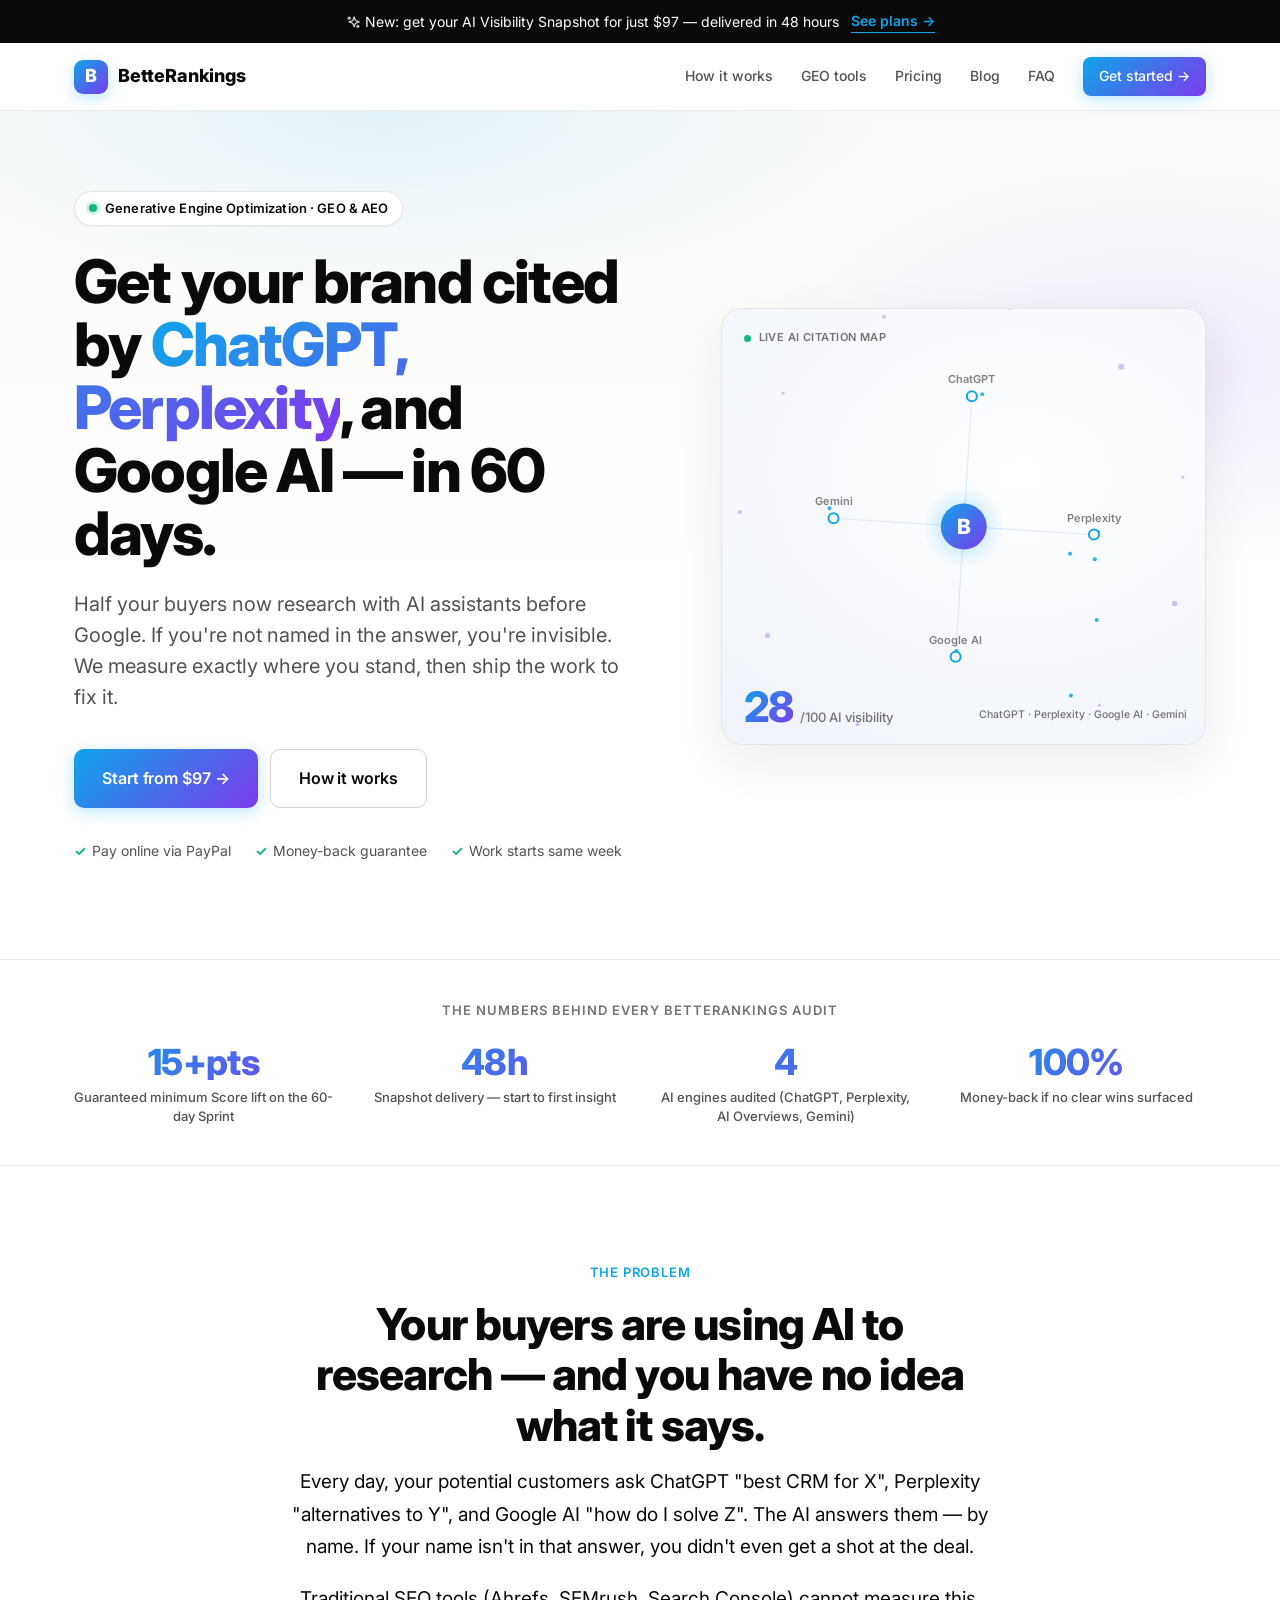
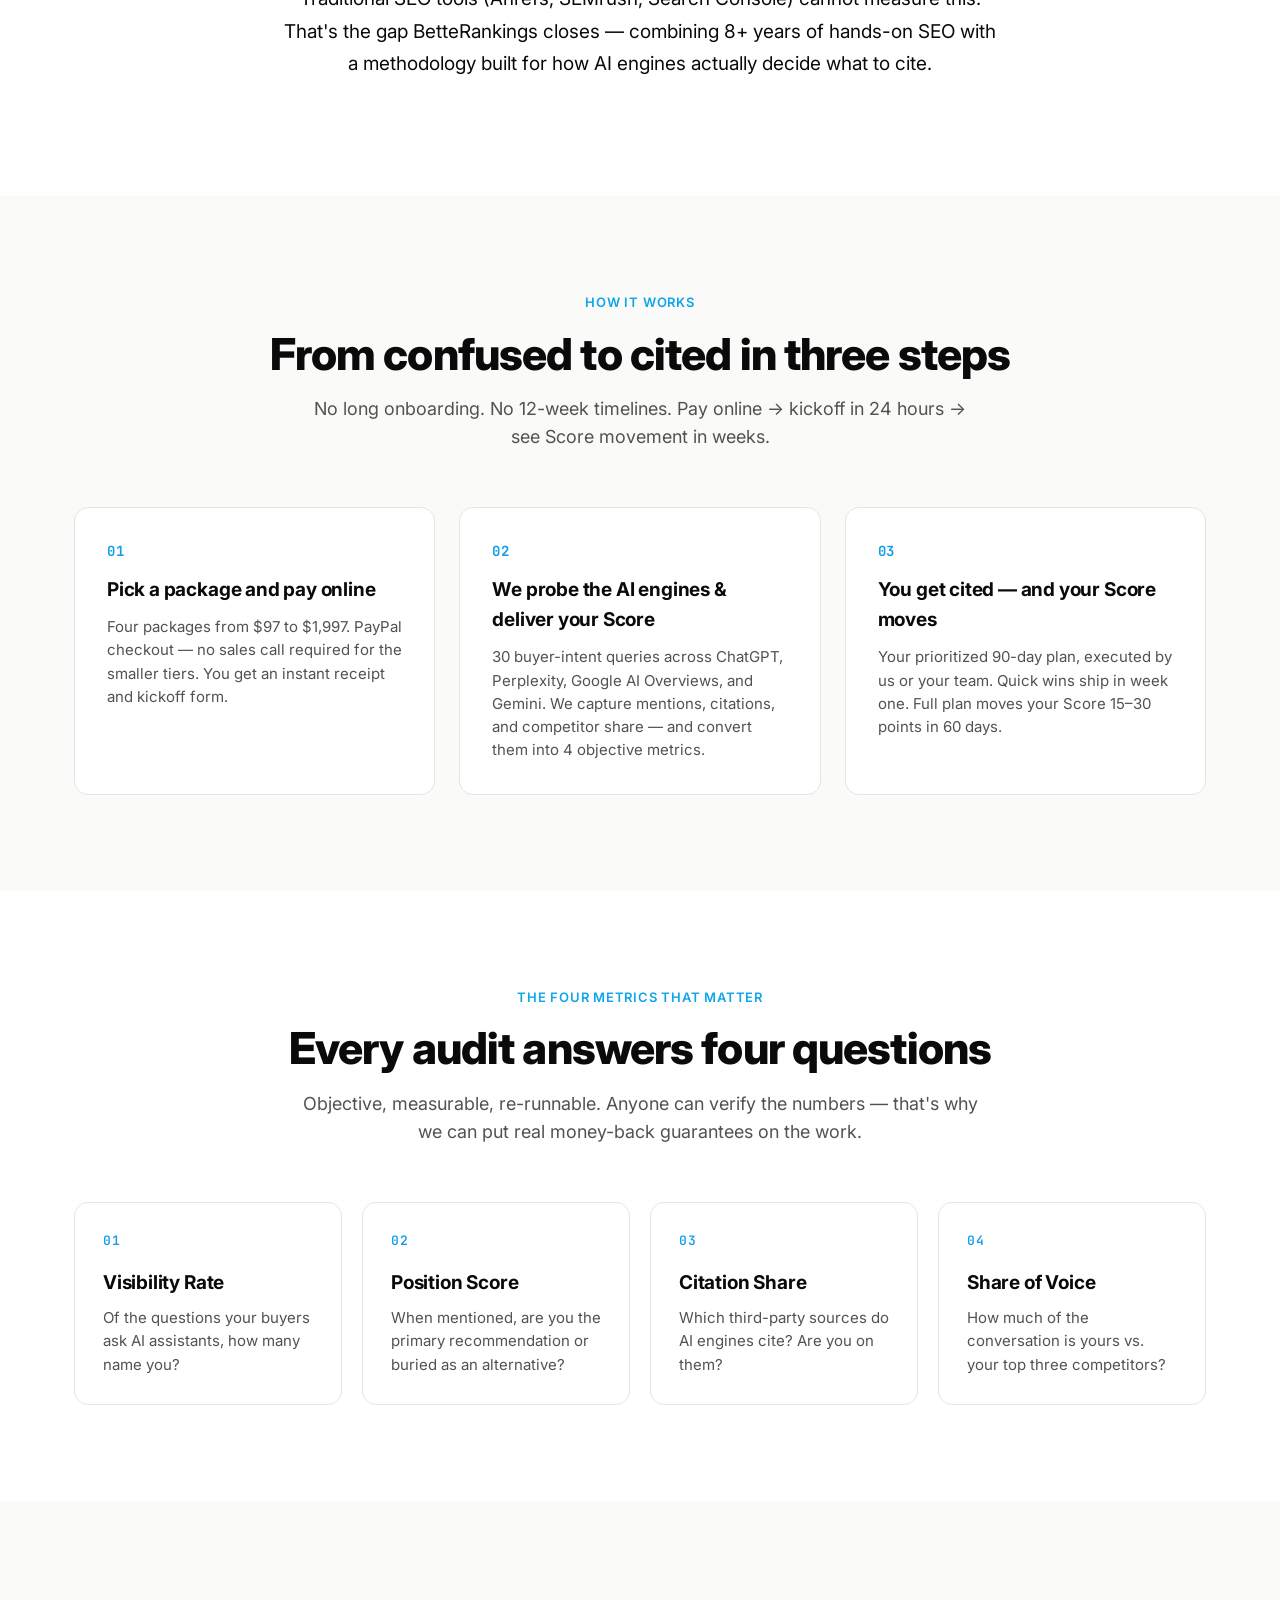
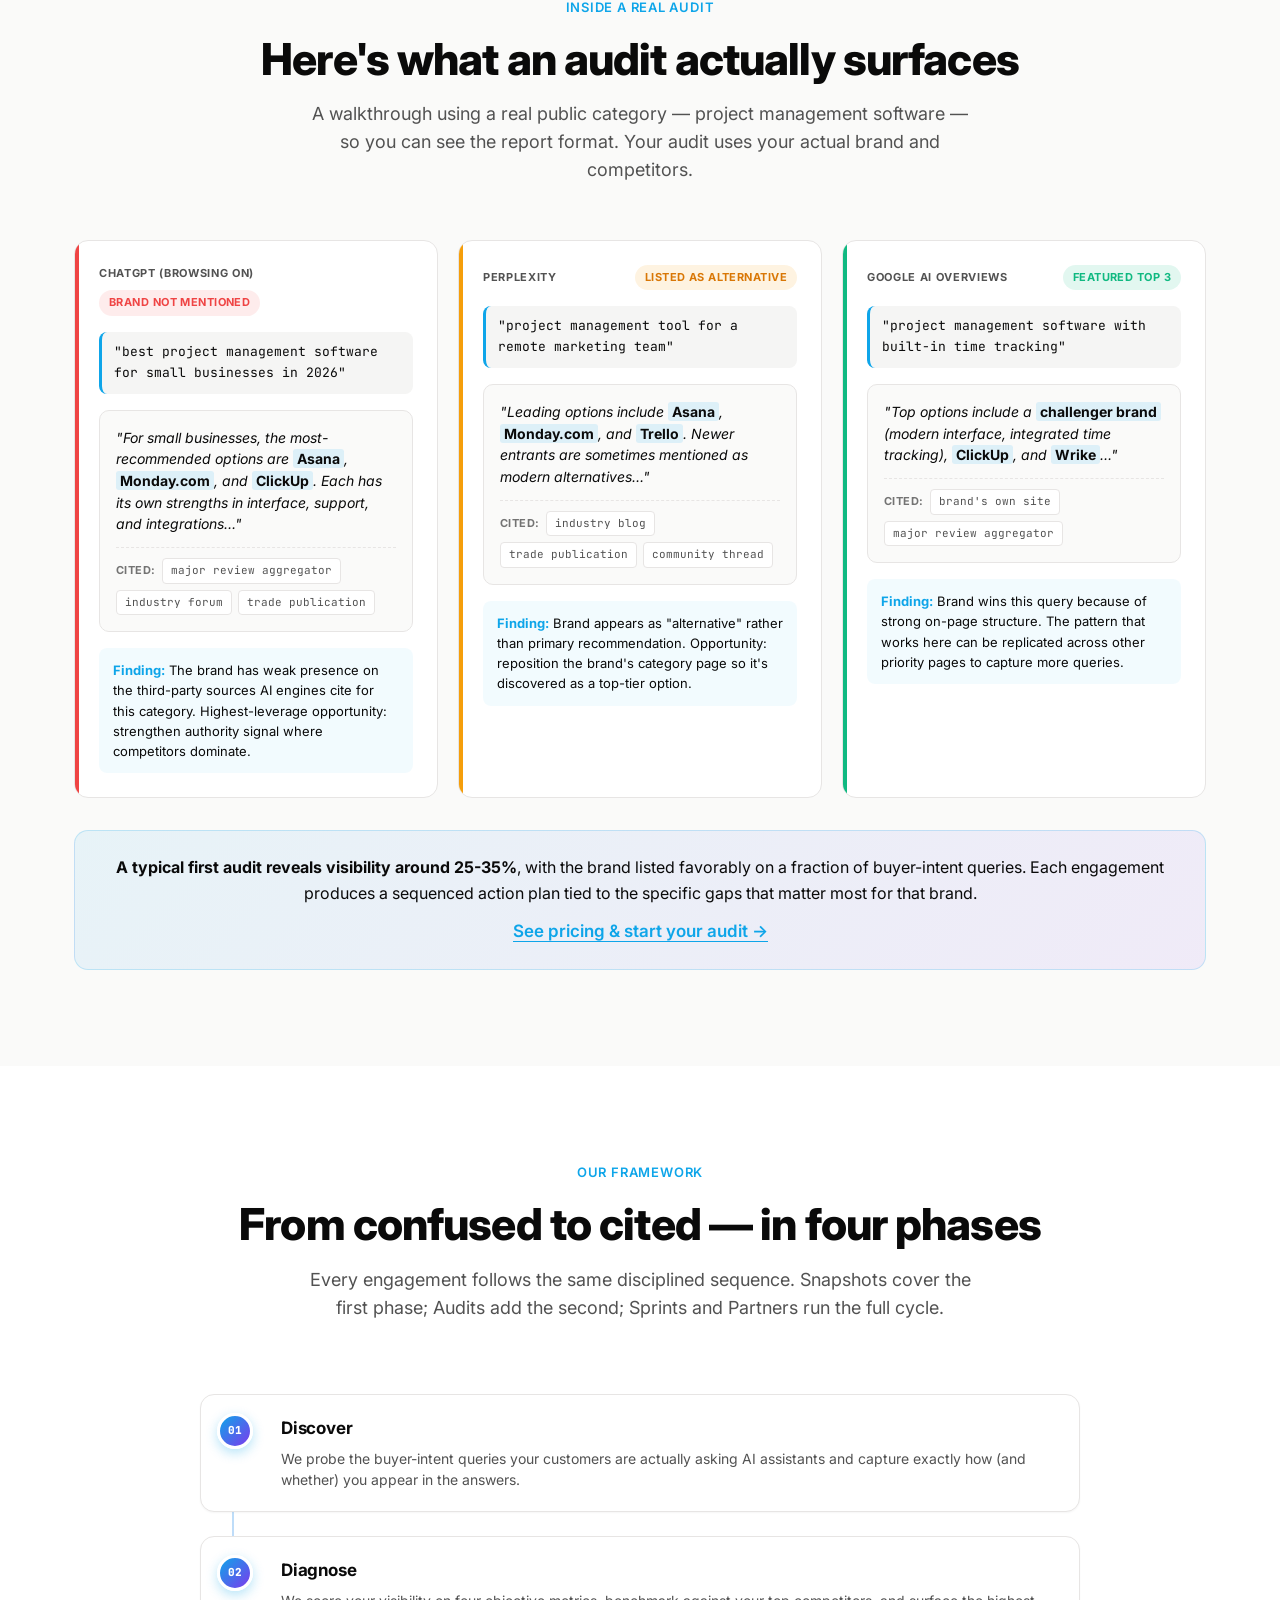
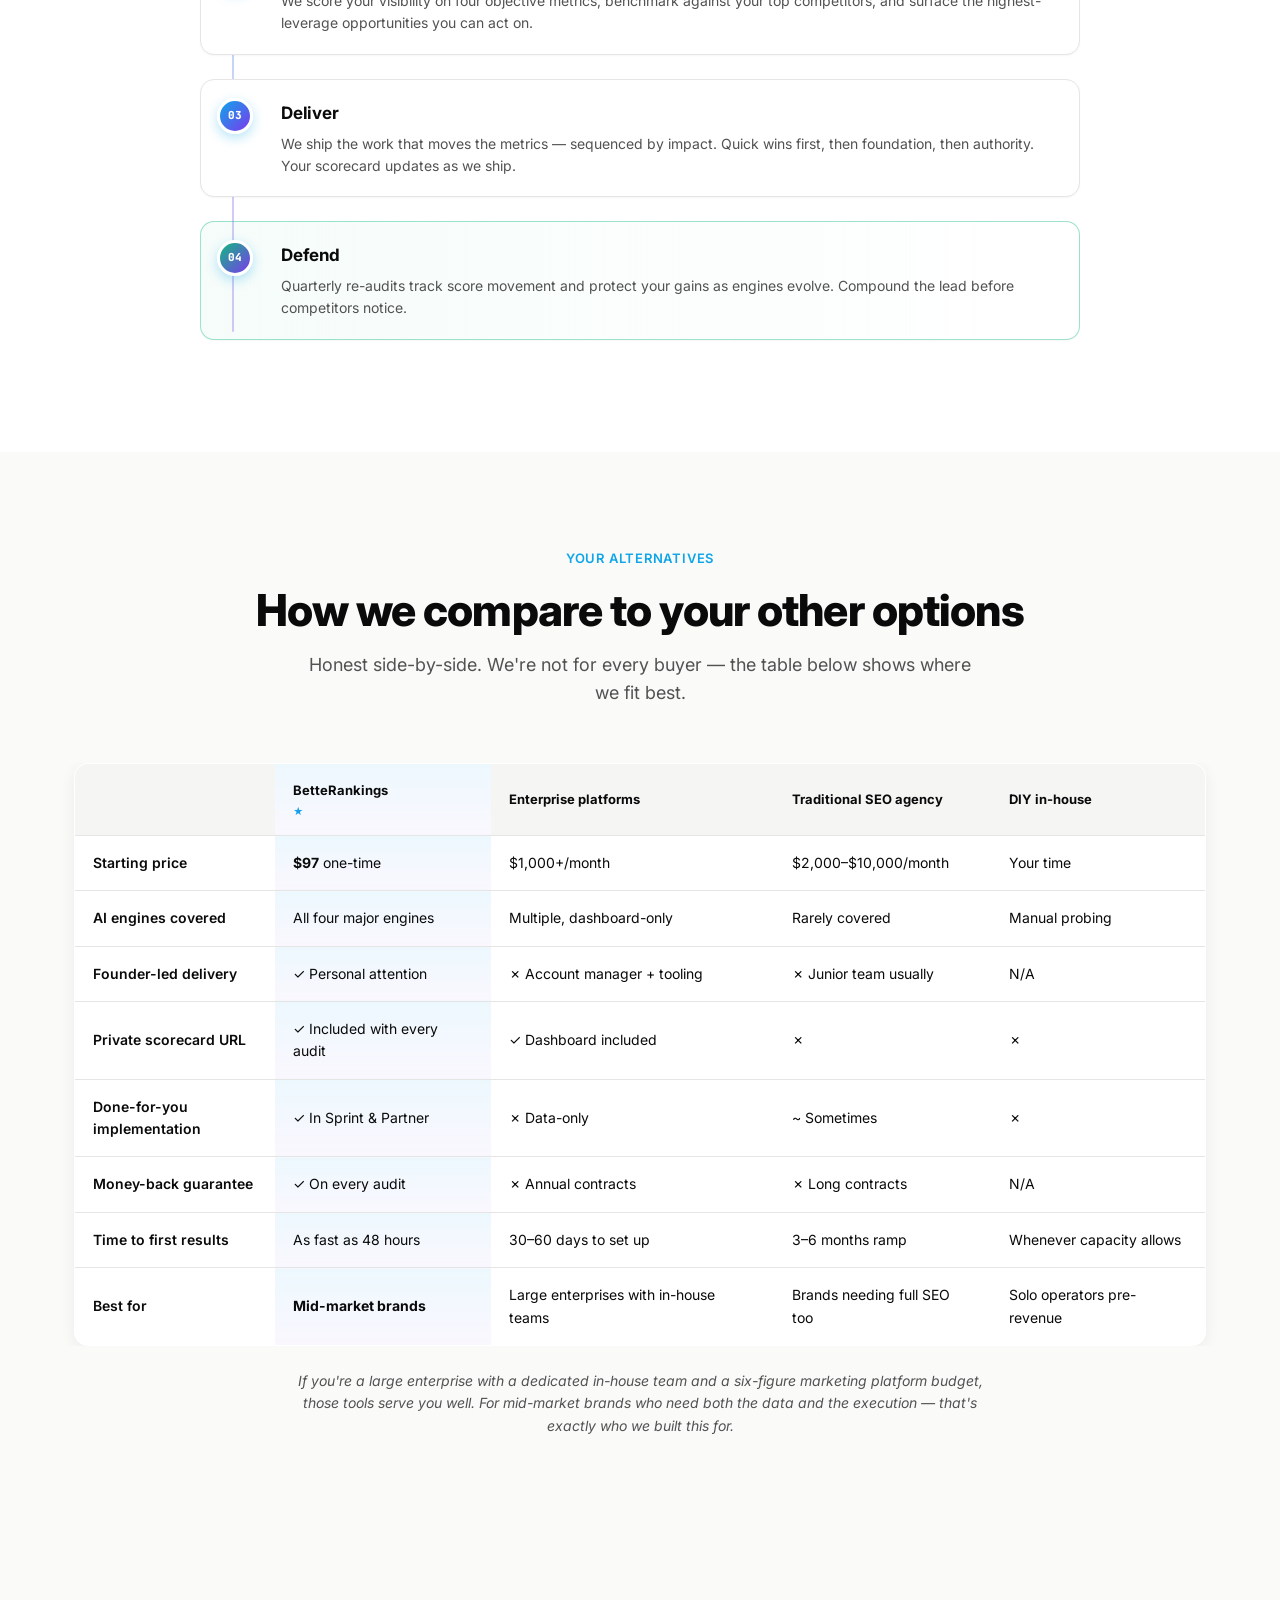
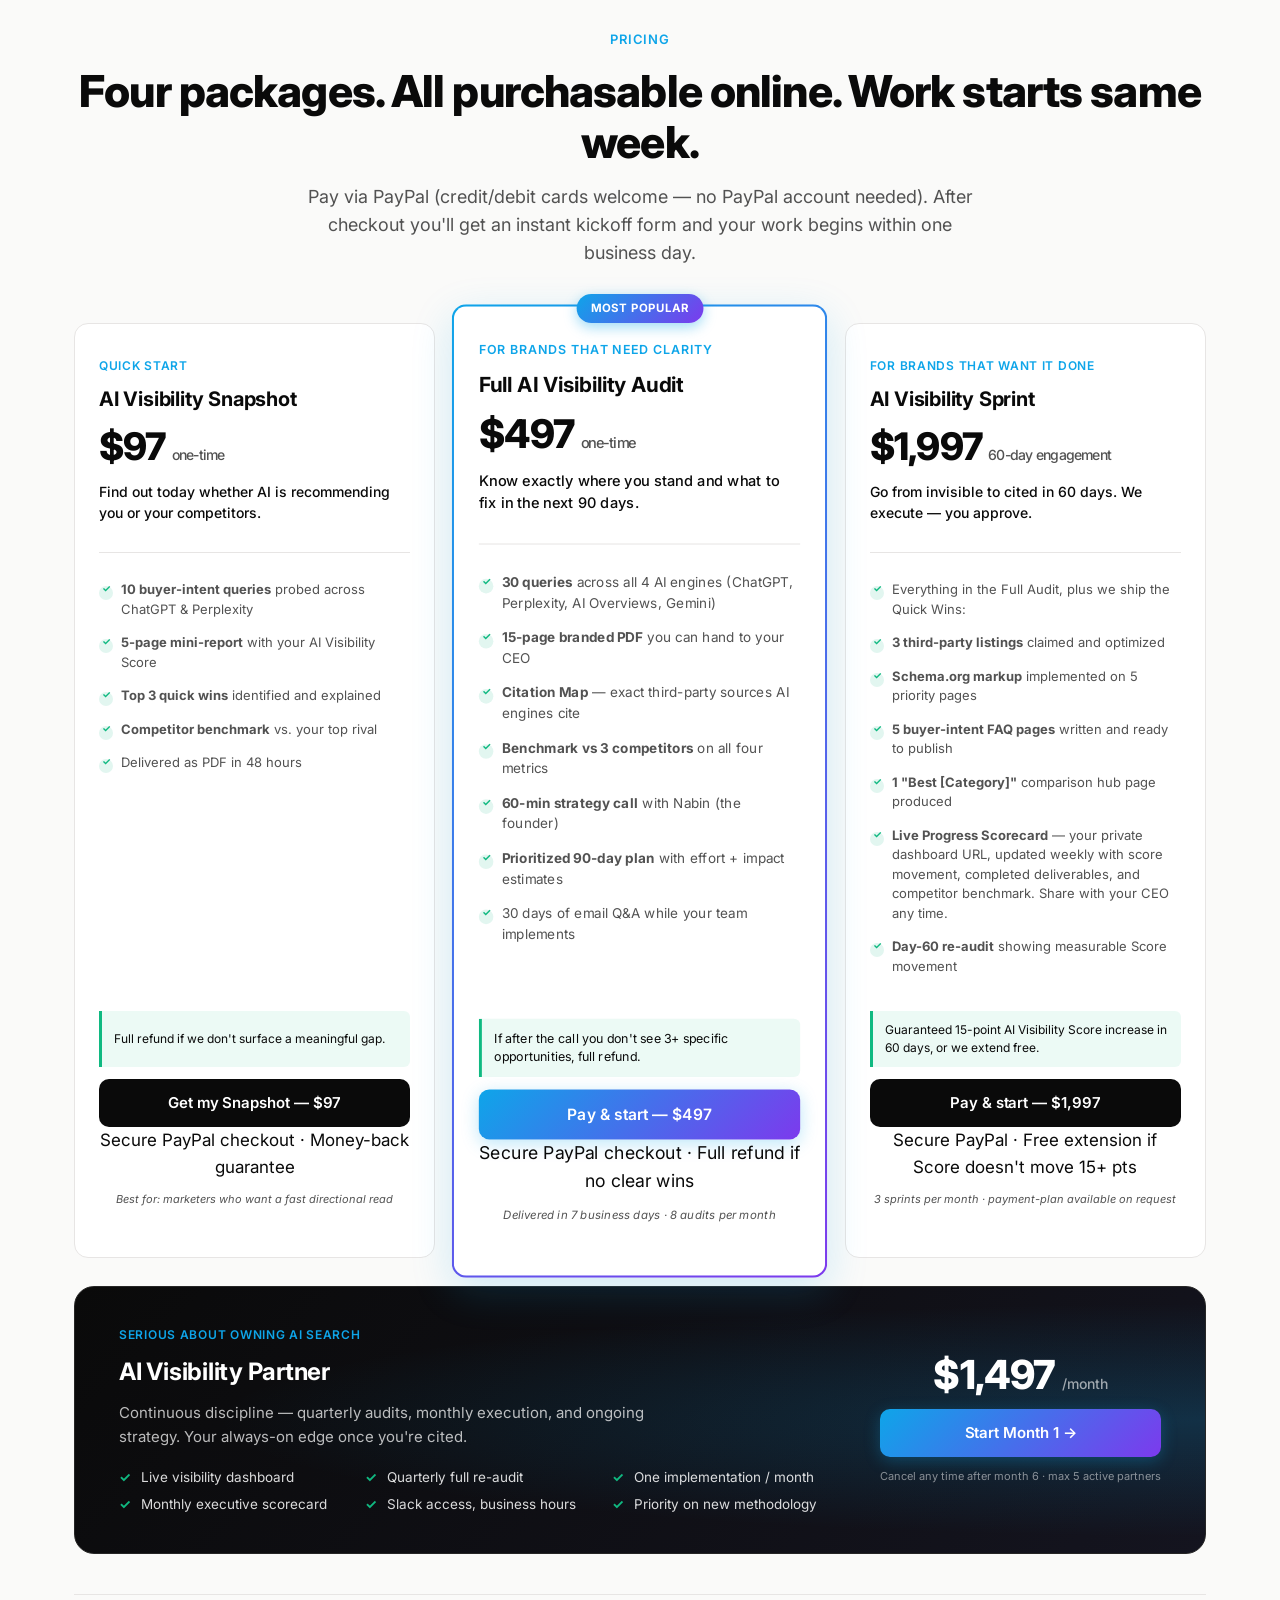
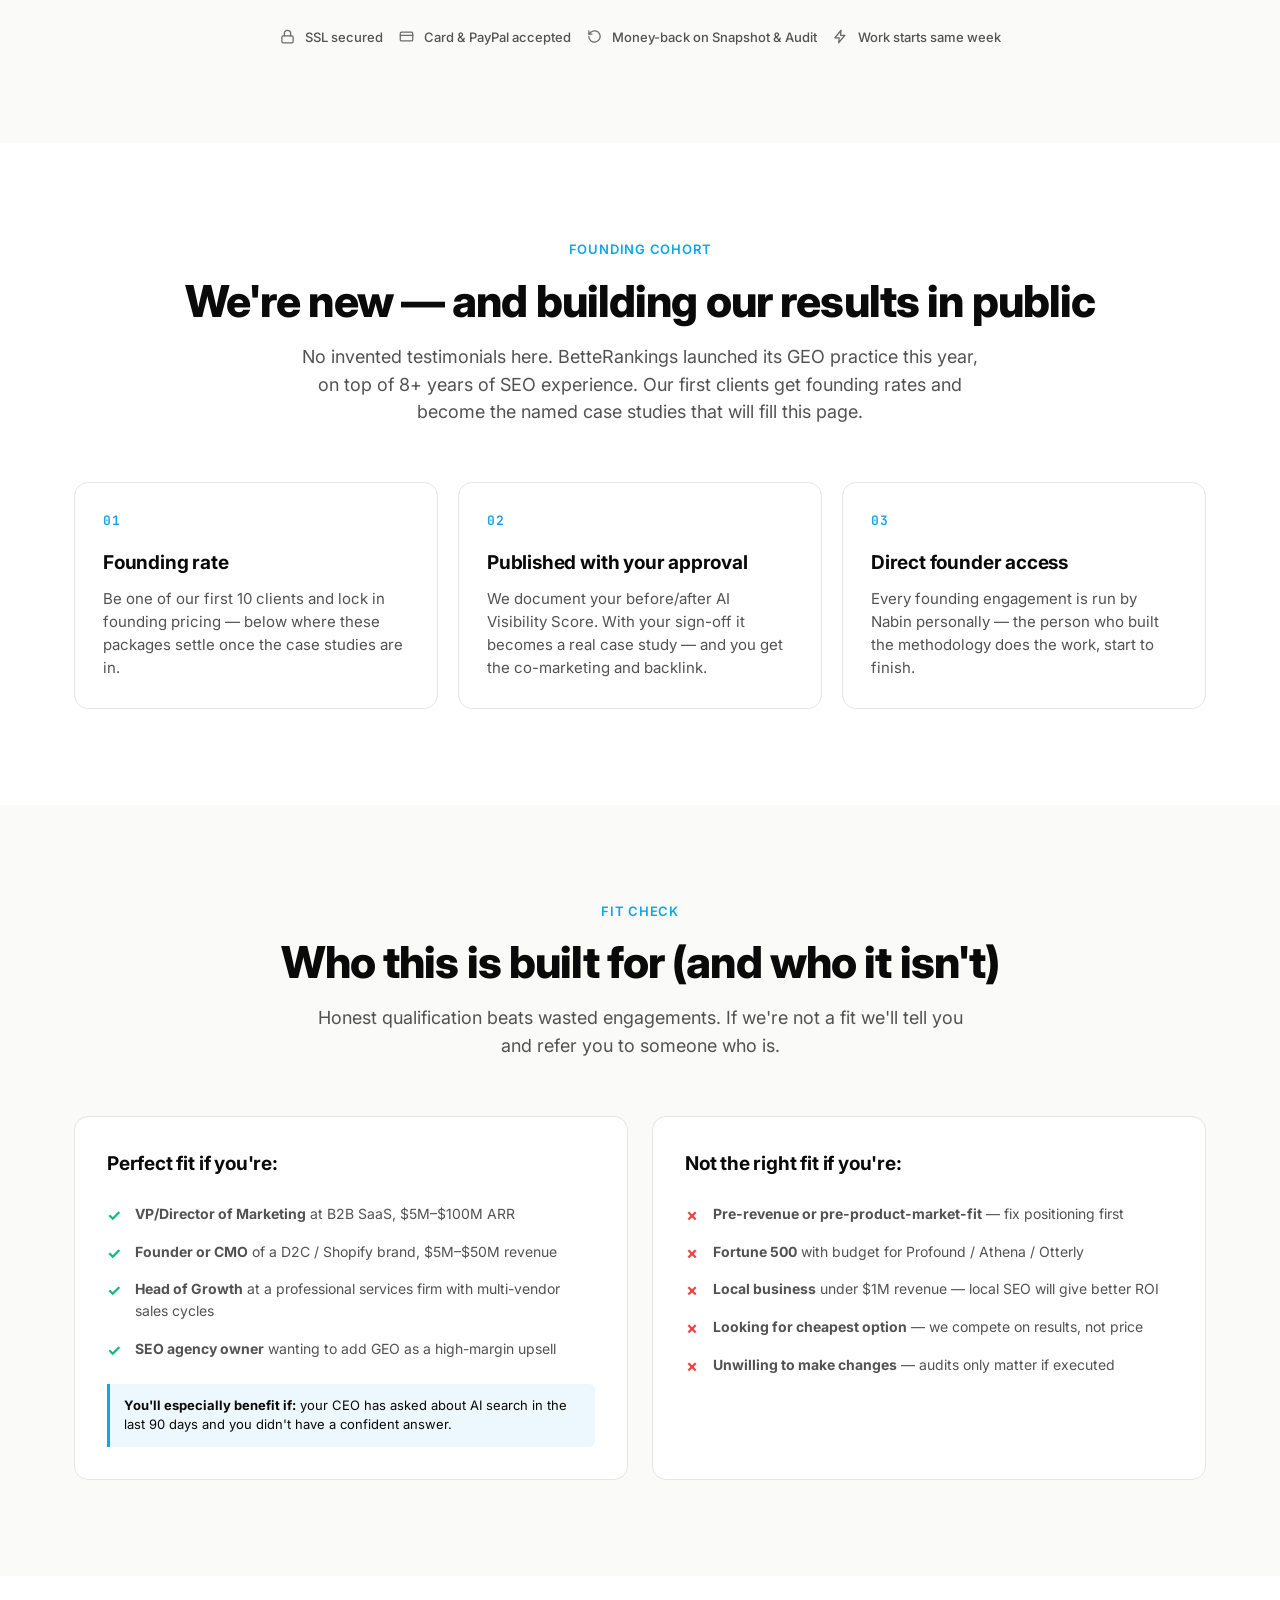
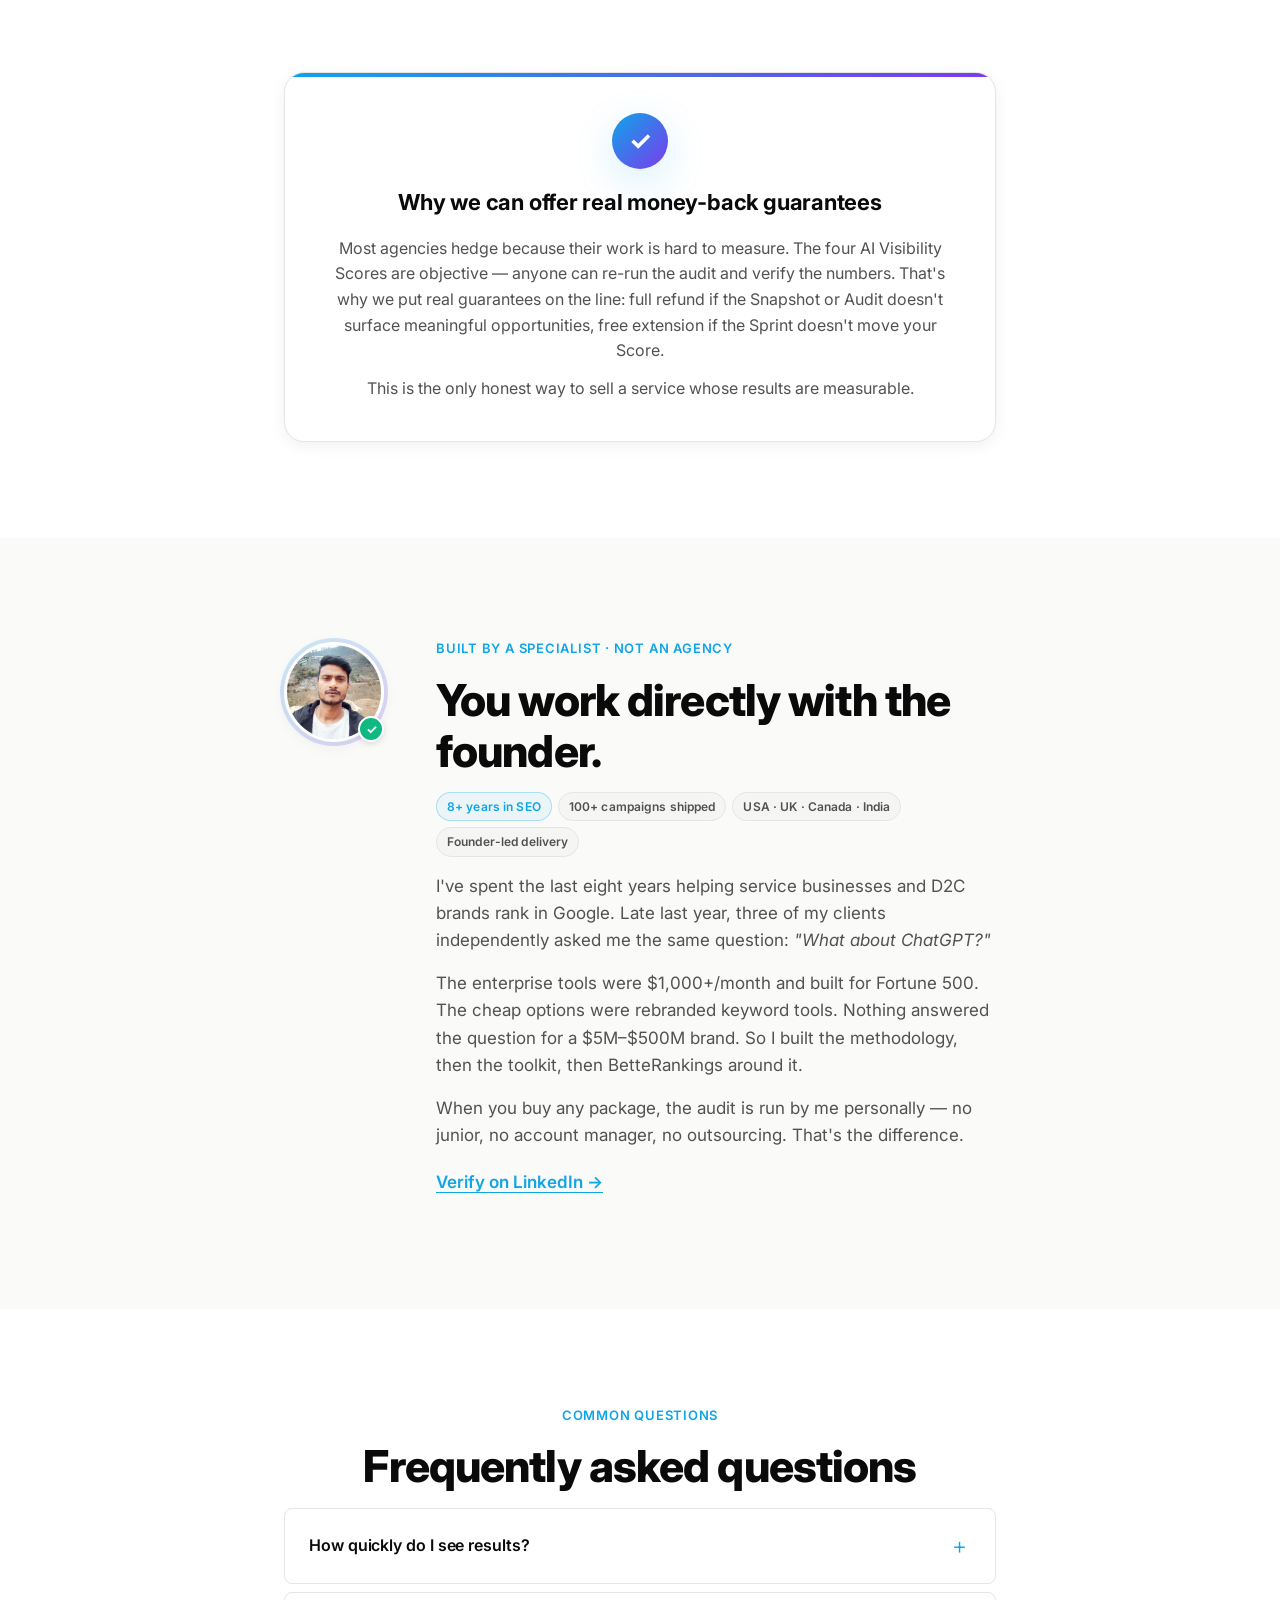
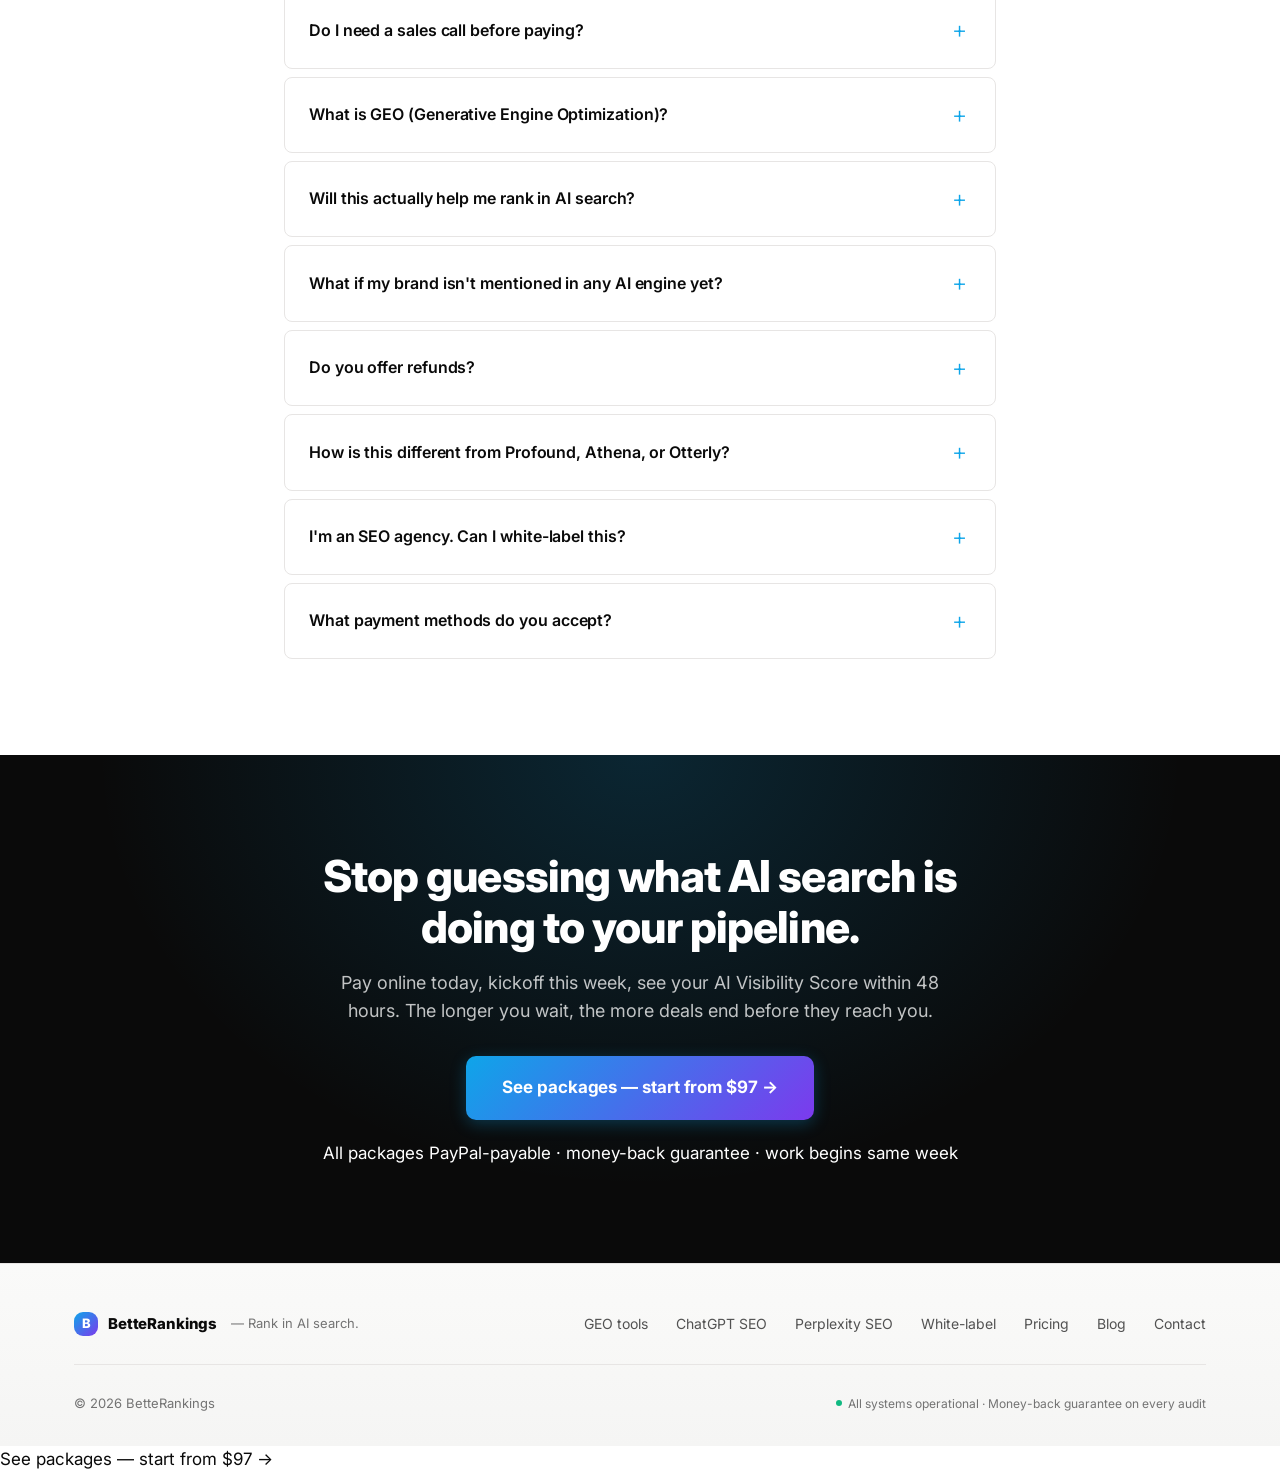
<file: index.html>
<!DOCTYPE html>
<html lang="en">
<head>
  <meta charset="UTF-8">
  <meta name="viewport" content="width=device-width, initial-scale=1.0">

  <!-- ===== Primary SEO ===== -->
  <title>BetteRankings — Rank in AI Search | ChatGPT, Perplexity &amp; Google AI Visibility Audits</title>
  <meta name="description" content="Get your brand cited by ChatGPT, Perplexity, and Google AI in 60 days. Done-for-you Generative Engine Optimization (GEO) audits and implementation. From $97 — start today.">
  <meta name="keywords" content="AI search visibility, generative engine optimization, GEO audit, AEO, ChatGPT visibility, Perplexity rankings, Google AI Overviews, rank in AI, get cited by ChatGPT, AI SEO agency">
  <meta name="author" content="Nabin Thakur">
  <meta name="robots" content="index, follow, max-image-preview:large">
  <link rel="canonical" href="https://betterankings.com/">
  <meta name="theme-color" content="#0EA5E9">

  <!-- ===== Open Graph ===== -->
  <meta property="og:type" content="website">
  <meta property="og:site_name" content="BetteRankings">
  <meta property="og:title" content="BetteRankings — Rank in AI Search">
  <meta property="og:description" content="Get your brand cited by ChatGPT, Perplexity, and Google AI in 60 days. Done-for-you GEO audits from $97.">
  <meta property="og:url" content="https://betterankings.com/">
  <meta property="og:image" content="https://betterankings.com/assets/og-image.png">
  <meta property="og:locale" content="en_US">

  <!-- ===== Twitter / X ===== -->
  <meta name="twitter:card" content="summary_large_image">
  <meta name="twitter:title" content="BetteRankings — Rank in AI Search">
  <meta name="twitter:description" content="Get your brand cited by ChatGPT, Perplexity, and Google AI in 60 days. From $97.">
  <meta name="twitter:image" content="https://betterankings.com/assets/og-image.png">

  <!-- ===== Icons ===== -->
  <link rel="icon" type="image/svg+xml" href="data:image/svg+xml,%3Csvg xmlns='http://www.w3.org/2000/svg' viewBox='0 0 100 100'%3E%3Cdefs%3E%3ClinearGradient id='g' x1='0' y1='0' x2='1' y2='1'%3E%3Cstop offset='0' stop-color='%230EA5E9'/%3E%3Cstop offset='1' stop-color='%237C3AED'/%3E%3C/linearGradient%3E%3C/defs%3E%3Crect width='100' height='100' rx='22' fill='url(%23g)'/%3E%3Ctext x='50' y='68' font-size='60' text-anchor='middle' fill='white' font-family='Arial' font-weight='800'%3EB%3C/text%3E%3C/svg%3E">
  <link rel="apple-touch-icon" href="data:image/svg+xml,%3Csvg xmlns='http://www.w3.org/2000/svg' viewBox='0 0 100 100'%3E%3Cdefs%3E%3ClinearGradient id='g' x1='0' y1='0' x2='1' y2='1'%3E%3Cstop offset='0' stop-color='%230EA5E9'/%3E%3Cstop offset='1' stop-color='%237C3AED'/%3E%3C/linearGradient%3E%3C/defs%3E%3Crect width='100' height='100' rx='22' fill='url(%23g)'/%3E%3Ctext x='50' y='68' font-size='60' text-anchor='middle' fill='white' font-family='Arial' font-weight='800'%3EB%3C/text%3E%3C/svg%3E">

  <!-- ===== Performance ===== -->
  <link rel="preconnect" href="https://fonts.googleapis.com">
  <link rel="preconnect" href="https://fonts.gstatic.com" crossorigin>
  <link rel="dns-prefetch" href="https://www.paypal.com">
  <link rel="dns-prefetch" href="https://cal.com">
  <link href="https://fonts.googleapis.com/css2?family=Inter:wght@400;500;600;700;800;900&family=JetBrains+Mono:wght@400;600&display=swap" rel="stylesheet">
  <link rel="stylesheet" href="styles.css">

  <!-- ===== Schema.org structured data ===== -->
  <script type="application/ld+json">
  {
    "@context": "https://schema.org",
    "@type": "Organization",
    "name": "BetteRankings",
    "alternateName": ["Better Rankings", "BetteRankings.com"],
    "url": "https://betterankings.com",
    "logo": "https://betterankings.com/assets/logo.png",
    "description": "BetteRankings helps brands rank in AI search by getting them cited by ChatGPT, Perplexity, Google AI Overviews, and Gemini through Generative Engine Optimization audits and implementation.",
    "founder": {
      "@type": "Person",
      "name": "Nabin Thakur",
      "jobTitle": "SEO &amp; GEO Specialist",
      "url": "https://www.linkedin.com/in/nabinkumarseospecialist/"
    },
    "foundingDate": "2024",
    "contactPoint": {
      "@type": "ContactPoint",
      "email": "hello@betterankings.com",
      "contactType": "Sales",
      "availableLanguage": ["English"]
    },
    "sameAs": ["https://www.linkedin.com/in/nabinkumarseospecialist/"]
  }
  </script>

  <script type="application/ld+json">
  {
    "@context": "https://schema.org",
    "@type": "ProfessionalService",
    "name": "BetteRankings AI Visibility Audits",
    "image": "https://betterankings.com/assets/og-image.png",
    "@id": "https://betterankings.com",
    "url": "https://betterankings.com",
    "priceRange": "$97 - $1,997",
    "areaServed": [
      {"@type": "Country", "name": "United States"},
      {"@type": "Country", "name": "United Kingdom"},
      {"@type": "Country", "name": "Canada"},
      {"@type": "Country", "name": "Australia"}
    ],
    "serviceType": "Generative Engine Optimization",
    "hasOfferCatalog": {
      "@type": "OfferCatalog",
      "name": "AI Visibility Services",
      "itemListElement": [
        {"@type": "Offer", "name": "AI Visibility Snapshot", "price": "97", "priceCurrency": "USD"},
        {"@type": "Offer", "name": "Full AI Visibility Audit", "price": "497", "priceCurrency": "USD"},
        {"@type": "Offer", "name": "AI Visibility Sprint", "price": "1997", "priceCurrency": "USD"},
        {"@type": "Offer", "name": "AI Visibility Partner", "price": "1497", "priceCurrency": "USD"}
      ]
    }
  }
  </script>

  <script type="application/ld+json">
  {
    "@context": "https://schema.org",
    "@type": "FAQPage",
    "mainEntity": [
      { "@type": "Question", "name": "How quickly will I see results?", "acceptedAnswer": { "@type": "Answer", "text": "Most clients see measurable AI Visibility Score increases within 30 days of executing the plan. The Sprint package guarantees a minimum 15-point Score increase in 60 days or we extend at no charge." } },
      { "@type": "Question", "name": "What is GEO (Generative Engine Optimization)?", "acceptedAnswer": { "@type": "Answer", "text": "GEO is the practice of getting your brand named, cited, and recommended inside AI-generated answers from ChatGPT, Perplexity, Google AI Overviews, Gemini, and Claude. It's the new layer on top of traditional SEO." } },
      { "@type": "Question", "name": "Do I pay online or do I need a sales call?", "acceptedAnswer": { "@type": "Answer", "text": "Every package is purchasable online via PayPal. After payment we email you a kickoff form, schedule the strategy call, and start the work the same week." } },
      { "@type": "Question", "name": "How does this differ from traditional SEO?", "acceptedAnswer": { "@type": "Answer", "text": "Traditional SEO ranks URLs in Google's blue links. GEO gets your brand named in the AI-generated answer above those links. Most buyers in 2026 read the AI answer first." } },
      { "@type": "Question", "name": "Is the work refundable?", "acceptedAnswer": { "@type": "Answer", "text": "The Snapshot and Full Audit come with a money-back guarantee if you don't surface 3+ specific opportunities. The Sprint guarantees a minimum 15-point Score increase or free extension." } }
    ]
  }
  </script>

  <script type="application/ld+json">
  {
    "@context": "https://schema.org",
    "@type": "BreadcrumbList",
    "itemListElement": [
      { "@type": "ListItem", "position": 1, "name": "Home", "item": "https://betterankings.com/" }
    ]
  }
  </script>
</head>
<body>

  <!-- ============ ANNOUNCEMENT BAR ============ -->
  <div class="announce-bar" role="banner">
    <span><svg viewBox="0 0 24 24" fill="none" stroke="currentColor" stroke-width="2" stroke-linecap="round" stroke-linejoin="round" aria-hidden="true"><path d="M5 3v4M3 5h4M19 16v4M17 18h4M13 3l2.2 5.8L21 11l-5.8 2.2L13 19l-2.2-5.8L5 11l5.8-2.2z"/></svg>New: get your AI Visibility Snapshot for just $97 — delivered in 48 hours</span>
    <a href="#pricing">See plans →</a>
  </div>

  <!-- ============ HEADER ============ -->
  <header class="site-header">
    <div class="container header-inner">
      <a href="/" class="logo" aria-label="BetteRankings home">
        <span class="logo-mark" aria-hidden="true">B</span>
        <span class="logo-text">BetteRankings</span>
      </a>
      <nav class="nav" aria-label="Primary">
        <a href="#how">How it works</a>
        <a href="/best-geo-tools/">GEO tools</a>
        <a href="#pricing">Pricing</a>
        <a href="/blog/">Blog</a>
        <a href="#faq">FAQ</a>
        <a href="#pricing" class="btn btn-sm btn-primary">Get started →</a>
      </nav>
      <button class="nav-toggle" aria-label="Open menu" aria-expanded="false">
        <span></span><span></span><span></span>
      </button>
    </div>
  </header>

  <main>

  <!-- ============ HERO ============ -->
  <section class="hero" aria-labelledby="hero-title">
    <div class="hero-bg" aria-hidden="true"></div>
    <div class="container hero-grid">
      <div class="hero-text">
        <div class="hero-eyebrow">
          <span class="dot"></span> Generative Engine Optimization · GEO &amp; AEO
        </div>
        <h1 id="hero-title" class="hero-title">
          Get your brand cited by <span class="grad-text">ChatGPT, Perplexity</span>, and Google AI — in 60 days.
        </h1>
        <p class="hero-subtitle">Half your buyers now research with AI assistants before Google. If you're not named in the answer, you're invisible. We measure exactly where you stand, then ship the work to fix it.</p>
        <div class="hero-ctas">
          <a href="#pricing" class="btn btn-primary btn-lg">Start from $97 →</a>
          <a href="#how" class="btn btn-ghost btn-lg">How it works</a>
        </div>
        <div class="hero-meta">
          <div class="hero-meta-item">
            <span class="check">✓</span> Pay online via PayPal
          </div>
          <div class="hero-meta-item">
            <span class="check">✓</span> Money-back guarantee
          </div>
          <div class="hero-meta-item">
            <span class="check">✓</span> Work starts same week
          </div>
        </div>
      </div>

      <!-- Live animated "AI citation network": engines citing your brand, score climbing -->
      <div class="hero-visual" role="img" aria-label="Live animation showing ChatGPT, Perplexity, Google AI and Gemini citing your brand as your AI visibility score climbs.">
        <canvas class="geo-network" id="geoNetwork"></canvas>
        <span class="hv-tag hv-tag-tl">Live AI citation map</span>
        <div class="hv-score"><span class="hv-score-num" id="hvScore">24</span><span class="hv-score-unit">/100 AI visibility</span></div>
        <span class="hv-tag hv-tag-br">ChatGPT · Perplexity · Google AI · Gemini</span>
      </div>
    </div>
  </section>

  <!-- ============ TRUST STRIP ============ -->
  <section class="trust-strip" aria-label="What every audit covers">
    <div class="container">
      <p class="trust-headline">The numbers behind every BetteRankings audit</p>
      <div class="trust-grid">
        <div class="trust-item">
          <div class="trust-num"><span class="counter" data-target="15">0</span>+pts</div>
          <div class="trust-label">Guaranteed minimum Score lift on the 60-day Sprint</div>
        </div>
        <div class="trust-item">
          <div class="trust-num"><span class="counter" data-target="48">0</span>h</div>
          <div class="trust-label">Snapshot delivery — start to first insight</div>
        </div>
        <div class="trust-item">
          <div class="trust-num"><span class="counter" data-target="4">0</span></div>
          <div class="trust-label">AI engines audited (ChatGPT, Perplexity, AI Overviews, Gemini)</div>
        </div>
        <div class="trust-item">
          <div class="trust-num"><span class="counter" data-target="100">0</span>%</div>
          <div class="trust-label">Money-back if no clear wins surfaced</div>
        </div>
      </div>
    </div>
  </section>

  <!-- ============ PROBLEM ============ -->
  <section id="problem" class="section" aria-labelledby="problem-title">
    <div class="container narrow">
      <div class="section-eyebrow centered">The problem</div>
      <h2 id="problem-title" class="section-title centered">Your buyers are using AI to research — and you have no idea what it says.</h2>
      <p class="lead centered">Every day, your potential customers ask ChatGPT "best CRM for X", Perplexity "alternatives to Y", and Google AI "how do I solve Z". The AI answers them — by name. If your name isn't in that answer, you didn't even get a shot at the deal.</p>
      <p class="lead centered">Traditional SEO tools (Ahrefs, SEMrush, Search Console) cannot measure this. That's the gap BetteRankings closes — combining 8+ years of hands-on SEO with a methodology built for how AI engines actually decide what to cite.</p>
    </div>
  </section>

  <!-- ============ HOW IT WORKS ============ -->
  <section id="how" class="section section-alt" aria-labelledby="how-title">
    <div class="container">
      <div class="section-eyebrow centered">How it works</div>
      <h2 id="how-title" class="section-title centered">From confused to cited in three steps</h2>
      <p class="section-sub centered">No long onboarding. No 12-week timelines. Pay online → kickoff in 24 hours → see Score movement in weeks.</p>

      <div class="steps-grid">
        <div class="step">
          <div class="step-num">01</div>
          <h3>Pick a package and pay online</h3>
          <p>Four packages from $97 to $1,997. PayPal checkout — no sales call required for the smaller tiers. You get an instant receipt and kickoff form.</p>
        </div>
        <div class="step">
          <div class="step-num">02</div>
          <h3>We probe the AI engines &amp; deliver your Score</h3>
          <p>30 buyer-intent queries across ChatGPT, Perplexity, Google AI Overviews, and Gemini. We capture mentions, citations, and competitor share — and convert them into 4 objective metrics.</p>
        </div>
        <div class="step">
          <div class="step-num">03</div>
          <h3>You get cited — and your Score moves</h3>
          <p>Your prioritized 90-day plan, executed by us or your team. Quick wins ship in week one. Full plan moves your Score 15–30 points in 60 days.</p>
        </div>
      </div>
    </div>
  </section>

  <!-- ============ WHAT YOU GET ============ -->
  <section id="what-you-get" class="section" aria-labelledby="wyg-title">
    <div class="container">
      <div class="section-eyebrow centered">The four metrics that matter</div>
      <h2 id="wyg-title" class="section-title centered">Every audit answers four questions</h2>
      <p class="section-sub centered">Objective, measurable, re-runnable. Anyone can verify the numbers — that's why we can put real money-back guarantees on the work.</p>

      <div class="metrics-grid">
        <article class="metric-card">
          <div class="metric-num">01</div>
          <h3>Visibility Rate</h3>
          <p>Of the questions your buyers ask AI assistants, how many name you?</p>
        </article>
        <article class="metric-card">
          <div class="metric-num">02</div>
          <h3>Position Score</h3>
          <p>When mentioned, are you the primary recommendation or buried as an alternative?</p>
        </article>
        <article class="metric-card">
          <div class="metric-num">03</div>
          <h3>Citation Share</h3>
          <p>Which third-party sources do AI engines cite? Are you on them?</p>
        </article>
        <article class="metric-card">
          <div class="metric-num">04</div>
          <h3>Share of Voice</h3>
          <p>How much of the conversation is yours vs. your top three competitors?</p>
        </article>
      </div>
    </div>
  </section>

  <!-- ============ REAL AUDIT EXAMPLE ============ -->
  <section class="section section-alt" aria-labelledby="example-title">
    <div class="container">
      <div class="section-eyebrow centered">Inside a real audit</div>
      <h2 id="example-title" class="section-title centered">Here's what an audit actually surfaces</h2>
      <p class="section-sub centered">A walkthrough using a real public category — project management software — so you can see the report format. Your audit uses your actual brand and competitors.</p>

      <div class="audit-example-grid">
        <article class="probe-card probe-fail">
          <div class="probe-header">
            <span class="probe-engine">ChatGPT (browsing on)</span>
            <span class="probe-status fail">Brand not mentioned</span>
          </div>
          <div class="probe-query">"best project management software for small businesses in 2026"</div>
          <div class="probe-result">
            <p class="probe-answer">"For small businesses, the most-recommended options are <strong>Asana</strong>, <strong>Monday.com</strong>, and <strong>ClickUp</strong>. Each has its own strengths in interface, support, and integrations…"</p>
            <div class="probe-cited">
              <span class="probe-tag">Cited:</span>
              <span class="cited-source">major review aggregator</span>
              <span class="cited-source">industry forum</span>
              <span class="cited-source">trade publication</span>
            </div>
          </div>
          <div class="probe-finding">
            <strong>Finding:</strong> The brand has weak presence on the third-party sources AI engines cite for this category. Highest-leverage opportunity: strengthen authority signal where competitors dominate.
          </div>
        </article>

        <article class="probe-card probe-partial">
          <div class="probe-header">
            <span class="probe-engine">Perplexity</span>
            <span class="probe-status partial">Listed as alternative</span>
          </div>
          <div class="probe-query">"project management tool for a remote marketing team"</div>
          <div class="probe-result">
            <p class="probe-answer">"Leading options include <strong>Asana</strong>, <strong>Monday.com</strong>, and <strong>Trello</strong>. Newer entrants are sometimes mentioned as modern alternatives…"</p>
            <div class="probe-cited">
              <span class="probe-tag">Cited:</span>
              <span class="cited-source">industry blog</span>
              <span class="cited-source">trade publication</span>
              <span class="cited-source">community thread</span>
            </div>
          </div>
          <div class="probe-finding">
            <strong>Finding:</strong> Brand appears as "alternative" rather than primary recommendation. Opportunity: reposition the brand's category page so it's discovered as a top-tier option.
          </div>
        </article>

        <article class="probe-card probe-win">
          <div class="probe-header">
            <span class="probe-engine">Google AI Overviews</span>
            <span class="probe-status win">Featured top 3</span>
          </div>
          <div class="probe-query">"project management software with built-in time tracking"</div>
          <div class="probe-result">
            <p class="probe-answer">"Top options include a <strong>challenger brand</strong> (modern interface, integrated time tracking), <strong>ClickUp</strong>, and <strong>Wrike</strong>…"</p>
            <div class="probe-cited">
              <span class="probe-tag">Cited:</span>
              <span class="cited-source">brand's own site</span>
              <span class="cited-source">major review aggregator</span>
            </div>
          </div>
          <div class="probe-finding">
            <strong>Finding:</strong> Brand wins this query because of strong on-page structure. The pattern that works here can be replicated across other priority pages to capture more queries.
          </div>
        </article>
      </div>

      <div class="example-summary">
        <p><strong>A typical first audit reveals visibility around 25-35%</strong>, with the brand listed favorably on a fraction of buyer-intent queries. Each engagement produces a sequenced action plan tied to the specific gaps that matter most for that brand.</p>
        <a href="#pricing" class="link-arrow">See pricing & start your audit →</a>
      </div>
    </div>
  </section>

  <!-- ============ 4-PHASE FRAMEWORK ============ -->
  <section class="section" aria-labelledby="journey-title">
    <div class="container">
      <div class="section-eyebrow centered">Our framework</div>
      <h2 id="journey-title" class="section-title centered">From confused to cited — in four phases</h2>
      <p class="section-sub centered">Every engagement follows the same disciplined sequence. Snapshots cover the first phase; Audits add the second; Sprints and Partners run the full cycle.</p>

      <div class="journey-timeline">
        <div class="journey-line"></div>

        <article class="journey-step">
          <div class="journey-marker">01</div>
          <h3>Discover</h3>
          <p>We probe the buyer-intent queries your customers are actually asking AI assistants and capture exactly how (and whether) you appear in the answers.</p>
        </article>

        <article class="journey-step">
          <div class="journey-marker">02</div>
          <h3>Diagnose</h3>
          <p>We score your visibility on four objective metrics, benchmark against your top competitors, and surface the highest-leverage opportunities you can act on.</p>
        </article>

        <article class="journey-step">
          <div class="journey-marker">03</div>
          <h3>Deliver</h3>
          <p>We ship the work that moves the metrics — sequenced by impact. Quick wins first, then foundation, then authority. Your scorecard updates as we ship.</p>
        </article>

        <article class="journey-step journey-step-final">
          <div class="journey-marker">04</div>
          <h3>Defend</h3>
          <p>Quarterly re-audits track score movement and protect your gains as engines evolve. Compound the lead before competitors notice.</p>
        </article>
      </div>
    </div>
  </section>

  <!-- ============ COMPARISON TABLE ============ -->
  <section class="section section-alt" aria-labelledby="compare-title">
    <div class="container">
      <div class="section-eyebrow centered">Your alternatives</div>
      <h2 id="compare-title" class="section-title centered">How we compare to your other options</h2>
      <p class="section-sub centered">Honest side-by-side. We're not for every buyer — the table below shows where we fit best.</p>

      <div class="compare-wrap">
        <table class="compare-table">
          <thead>
            <tr>
              <th></th>
              <th class="us">BetteRankings</th>
              <th>Enterprise platforms</th>
              <th>Traditional SEO agency</th>
              <th>DIY in-house</th>
            </tr>
          </thead>
          <tbody>
            <tr>
              <td>Starting price</td>
              <td class="us"><strong>$97</strong> one-time</td>
              <td>$1,000+/month</td>
              <td>$2,000–$10,000/month</td>
              <td>Your time</td>
            </tr>
            <tr>
              <td>AI engines covered</td>
              <td class="us">All four major engines</td>
              <td>Multiple, dashboard-only</td>
              <td>Rarely covered</td>
              <td>Manual probing</td>
            </tr>
            <tr>
              <td>Founder-led delivery</td>
              <td class="us">✓ Personal attention</td>
              <td>✗ Account manager + tooling</td>
              <td>✗ Junior team usually</td>
              <td>N/A</td>
            </tr>
            <tr>
              <td>Private scorecard URL</td>
              <td class="us">✓ Included with every audit</td>
              <td>✓ Dashboard included</td>
              <td>✗</td>
              <td>✗</td>
            </tr>
            <tr>
              <td>Done-for-you implementation</td>
              <td class="us">✓ In Sprint &amp; Partner</td>
              <td>✗ Data-only</td>
              <td>~ Sometimes</td>
              <td>✗</td>
            </tr>
            <tr>
              <td>Money-back guarantee</td>
              <td class="us">✓ On every audit</td>
              <td>✗ Annual contracts</td>
              <td>✗ Long contracts</td>
              <td>N/A</td>
            </tr>
            <tr>
              <td>Time to first results</td>
              <td class="us">As fast as 48 hours</td>
              <td>30–60 days to set up</td>
              <td>3–6 months ramp</td>
              <td>Whenever capacity allows</td>
            </tr>
            <tr>
              <td>Best for</td>
              <td class="us"><strong>Mid-market brands</strong></td>
              <td>Large enterprises with in-house teams</td>
              <td>Brands needing full SEO too</td>
              <td>Solo operators pre-revenue</td>
            </tr>
          </tbody>
        </table>
      </div>
      <p class="compare-footnote">If you're a large enterprise with a dedicated in-house team and a six-figure marketing platform budget, those tools serve you well. For mid-market brands who need both the data and the execution — that's exactly who we built this for.</p>
    </div>
  </section>

  <!-- ============ PRICING ============ -->
  <section id="pricing" class="section section-alt" aria-labelledby="pricing-title">
    <div class="container">
      <div class="section-eyebrow centered">Pricing</div>
      <h2 id="pricing-title" class="section-title centered">Four packages. All purchasable online. Work starts same week.</h2>
      <p class="section-sub centered">Pay via PayPal (credit/debit cards welcome — no PayPal account needed). After checkout you'll get an instant kickoff form and your work begins within one business day.</p>

      <div class="pricing-grid pricing-3col">

        <!-- TIER 0 — SNAPSHOT (small entry) -->
        <article class="price-card">
          <div class="price-tier">Quick start</div>
          <h3 class="price-name">AI Visibility Snapshot</h3>
          <div class="price-amount">$97<span class="price-unit">one-time</span></div>
          <p class="price-outcome">Find out today whether AI is recommending you or your competitors.</p>

          <ul class="price-features">
            <li><strong>10 buyer-intent queries</strong> probed across ChatGPT &amp; Perplexity</li>
            <li><strong>5-page mini-report</strong> with your AI Visibility Score</li>
            <li><strong>Top 3 quick wins</strong> identified and explained</li>
            <li><strong>Competitor benchmark</strong> vs. your top rival</li>
            <li>Delivered as PDF in 48 hours</li>
          </ul>

          <p class="price-guarantee">Full refund if we don't surface a meaningful gap.</p>

          <form action="https://www.paypal.com/cgi-bin/webscr" method="post" target="_blank" class="paypal-form">
            <input type="hidden" name="cmd" value="_xclick">
            <input type="hidden" name="business" value="hello@betterankings.com">
            <input type="hidden" name="item_name" value="BetteRankings — AI Visibility Snapshot">
            <input type="hidden" name="amount" value="97.00">
            <input type="hidden" name="currency_code" value="USD">
            <input type="hidden" name="return" value="https://betterankings.com/thank-you.html?p=snapshot">
            <input type="hidden" name="cancel_return" value="https://betterankings.com">
            <button type="submit" class="btn btn-secondary btn-block">Get my Snapshot — $97</button>
          </form>
          <p class="paypal-trust">Secure PayPal checkout · Money-back guarantee</p>
          <p class="price-fineprint">Best for: marketers who want a fast directional read</p>
        </article>

        <!-- TIER 1 — FULL AUDIT -->
        <article class="price-card price-card-featured">
          <div class="price-badge">Most popular</div>
          <div class="price-tier">For brands that need clarity</div>
          <h3 class="price-name">Full AI Visibility Audit</h3>
          <div class="price-amount">$497<span class="price-unit">one-time</span></div>
          <p class="price-outcome">Know exactly where you stand and what to fix in the next 90 days.</p>

          <ul class="price-features">
            <li><strong>30 queries</strong> across all 4 AI engines (ChatGPT, Perplexity, AI Overviews, Gemini)</li>
            <li><strong>15-page branded PDF</strong> you can hand to your CEO</li>
            <li><strong>Citation Map</strong> — exact third-party sources AI engines cite</li>
            <li><strong>Benchmark vs 3 competitors</strong> on all four metrics</li>
            <li><strong>60-min strategy call</strong> with Nabin (the founder)</li>
            <li><strong>Prioritized 90-day plan</strong> with effort + impact estimates</li>
            <li>30 days of email Q&amp;A while your team implements</li>
          </ul>

          <p class="price-guarantee">If after the call you don't see 3+ specific opportunities, full refund.</p>

          <form action="https://www.paypal.com/cgi-bin/webscr" method="post" target="_blank" class="paypal-form">
            <input type="hidden" name="cmd" value="_xclick">
            <input type="hidden" name="business" value="hello@betterankings.com">
            <input type="hidden" name="item_name" value="BetteRankings — Full AI Visibility Audit">
            <input type="hidden" name="amount" value="497.00">
            <input type="hidden" name="currency_code" value="USD">
            <input type="hidden" name="return" value="https://betterankings.com/thank-you.html?p=audit">
            <input type="hidden" name="cancel_return" value="https://betterankings.com">
            <button type="submit" class="btn btn-primary btn-block">Pay &amp; start — $497</button>
          </form>
          <p class="paypal-trust">Secure PayPal checkout · Full refund if no clear wins</p>
          <p class="price-fineprint">Delivered in 7 business days · 8 audits per month</p>
        </article>

        <!-- TIER 2 — SPRINT -->
        <article class="price-card">
          <div class="price-tier">For brands that want it done</div>
          <h3 class="price-name">AI Visibility Sprint</h3>
          <div class="price-amount">$1,997<span class="price-unit">60-day engagement</span></div>
          <p class="price-outcome">Go from invisible to cited in 60 days. We execute — you approve.</p>

          <ul class="price-features">
            <li>Everything in the Full Audit, plus we ship the Quick Wins:</li>
            <li><strong>3 third-party listings</strong> claimed and optimized</li>
            <li><strong>Schema.org markup</strong> implemented on 5 priority pages</li>
            <li><strong>5 buyer-intent FAQ pages</strong> written and ready to publish</li>
            <li><strong>1 "Best [Category]"</strong> comparison hub page produced</li>
            <li><strong>Live Progress Scorecard</strong> — your private dashboard URL, updated weekly with score movement, completed deliverables, and competitor benchmark. Share with your CEO any time.</li>
            <li><strong>Day-60 re-audit</strong> showing measurable Score movement</li>
          </ul>

          <p class="price-guarantee">Guaranteed 15-point AI Visibility Score increase in 60 days, or we extend free.</p>

          <form action="https://www.paypal.com/cgi-bin/webscr" method="post" target="_blank" class="paypal-form">
            <input type="hidden" name="cmd" value="_xclick">
            <input type="hidden" name="business" value="hello@betterankings.com">
            <input type="hidden" name="item_name" value="BetteRankings — AI Visibility Sprint (60 days)">
            <input type="hidden" name="amount" value="1997.00">
            <input type="hidden" name="currency_code" value="USD">
            <input type="hidden" name="return" value="https://betterankings.com/thank-you.html?p=sprint">
            <input type="hidden" name="cancel_return" value="https://betterankings.com">
            <button type="submit" class="btn btn-secondary btn-block">Pay &amp; start — $1,997</button>
          </form>
          <p class="paypal-trust">Secure PayPal · Free extension if Score doesn't move 15+ pts</p>
          <p class="price-fineprint">3 sprints per month · payment-plan available on request</p>
        </article>

      </div>

      <!-- Recurring partnership — premium "always-on" banner -->
      <article class="partner-banner">
        <div class="pb-info">
          <div class="price-tier">Serious about owning AI search</div>
          <h3 class="price-name">AI Visibility Partner</h3>
          <p class="pb-outcome">Continuous discipline — quarterly audits, monthly execution, and ongoing strategy. Your always-on edge once you're cited.</p>
          <ul class="pb-features">
            <li>Live visibility dashboard</li>
            <li>Quarterly full re-audit</li>
            <li>One implementation / month</li>
            <li>Monthly executive scorecard</li>
            <li>Slack access, business hours</li>
            <li>Priority on new methodology</li>
          </ul>
        </div>
        <div class="pb-buy">
          <div class="pb-price"><span class="price-amount">$1,497</span><span class="price-unit">/month</span></div>
          <form action="https://www.paypal.com/cgi-bin/webscr" method="post" target="_blank" class="paypal-form">
            <input type="hidden" name="cmd" value="_xclick">
            <input type="hidden" name="business" value="hello@betterankings.com">
            <input type="hidden" name="item_name" value="BetteRankings — AI Visibility Partner (Month 1)">
            <input type="hidden" name="amount" value="1497.00">
            <input type="hidden" name="currency_code" value="USD">
            <input type="hidden" name="return" value="https://betterankings.com/thank-you.html?p=partner">
            <input type="hidden" name="cancel_return" value="https://betterankings.com">
            <button type="submit" class="btn btn-primary btn-block">Start Month 1 &rarr;</button>
          </form>
          <p class="pb-fine">Cancel any time after month 6 · max 5 active partners</p>
        </div>
      </article>

      <div class="trust-badges">
        <span class="tb"><svg viewBox="0 0 24 24" fill="none" stroke="currentColor" stroke-width="2" stroke-linecap="round" stroke-linejoin="round" aria-hidden="true"><rect x="3" y="11" width="18" height="11" rx="2"/><path d="M7 11V7a5 5 0 0 1 10 0v4"/></svg> SSL secured</span>
        <span class="tb"><svg viewBox="0 0 24 24" fill="none" stroke="currentColor" stroke-width="2" stroke-linecap="round" stroke-linejoin="round" aria-hidden="true"><rect x="2" y="5" width="20" height="14" rx="2"/><path d="M2 10h20"/></svg> Card &amp; PayPal accepted</span>
        <span class="tb"><svg viewBox="0 0 24 24" fill="none" stroke="currentColor" stroke-width="2" stroke-linecap="round" stroke-linejoin="round" aria-hidden="true"><path d="M3 12a9 9 0 1 0 3-6.7L3 8"/><path d="M3 3v5h5"/></svg> Money-back on Snapshot &amp; Audit</span>
        <span class="tb"><svg viewBox="0 0 24 24" fill="none" stroke="currentColor" stroke-width="2" stroke-linecap="round" stroke-linejoin="round" aria-hidden="true"><path d="M13 2L3 14h7l-1 8 10-12h-7z"/></svg> Work starts same week</span>
      </div>
    </div>
  </section>

  <!-- ============ TESTIMONIALS / RESULTS ============ -->
  <section id="testimonials" class="section" aria-labelledby="testimonials-title">
    <div class="container">
      <div class="section-eyebrow centered">Founding cohort</div>
      <h2 id="testimonials-title" class="section-title centered">We're new — and building our results in public</h2>
      <p class="section-sub centered">No invented testimonials here. BetteRankings launched its GEO practice this year, on top of 8+ years of SEO experience. Our first clients get founding rates and become the named case studies that will fill this page.</p>

      <div class="metrics-grid">
        <article class="metric-card">
          <div class="metric-num">01</div>
          <h3>Founding rate</h3>
          <p>Be one of our first 10 clients and lock in founding pricing — below where these packages settle once the case studies are in.</p>
        </article>
        <article class="metric-card">
          <div class="metric-num">02</div>
          <h3>Published with your approval</h3>
          <p>We document your before/after AI Visibility Score. With your sign-off it becomes a real case study — and you get the co-marketing and backlink.</p>
        </article>
        <article class="metric-card">
          <div class="metric-num">03</div>
          <h3>Direct founder access</h3>
          <p>Every founding engagement is run by Nabin personally — the person who built the methodology does the work, start to finish.</p>
        </article>
      </div>
    </div>
  </section>

  <!-- ============ WHO IT'S FOR ============ -->
  <section class="section section-alt" aria-labelledby="for-title">
    <div class="container">
      <div class="section-eyebrow centered">Fit check</div>
      <h2 id="for-title" class="section-title centered">Who this is built for (and who it isn't)</h2>
      <p class="section-sub centered">Honest qualification beats wasted engagements. If we're not a fit we'll tell you and refer you to someone who is.</p>

      <div class="for-grid">
        <article class="for-card for-yes">
          <h3>Perfect fit if you're:</h3>
          <ul>
            <li><strong>VP/Director of Marketing</strong> at B2B SaaS, $5M–$100M ARR</li>
            <li><strong>Founder or CMO</strong> of a D2C / Shopify brand, $5M–$50M revenue</li>
            <li><strong>Head of Growth</strong> at a professional services firm with multi-vendor sales cycles</li>
            <li><strong>SEO agency owner</strong> wanting to add GEO as a high-margin upsell</li>
          </ul>
          <p class="fit-trigger"><strong>You'll especially benefit if:</strong> your CEO has asked about AI search in the last 90 days and you didn't have a confident answer.</p>
        </article>
        <article class="for-card for-no">
          <h3>Not the right fit if you're:</h3>
          <ul>
            <li><strong>Pre-revenue or pre-product-market-fit</strong> — fix positioning first</li>
            <li><strong>Fortune 500</strong> with budget for Profound / Athena / Otterly</li>
            <li><strong>Local business</strong> under $1M revenue — local SEO will give better ROI</li>
            <li><strong>Looking for cheapest option</strong> — we compete on results, not price</li>
            <li><strong>Unwilling to make changes</strong> — audits only matter if executed</li>
          </ul>
        </article>
      </div>
    </div>
  </section>

  <!-- ============ GUARANTEE ============ -->
  <section class="section">
    <div class="container narrow">
      <div class="guarantee-card">
        <div class="guarantee-icon" aria-hidden="true">✓</div>
        <h3>Why we can offer real money-back guarantees</h3>
        <p>Most agencies hedge because their work is hard to measure. The four AI Visibility Scores are objective — anyone can re-run the audit and verify the numbers. That's why we put real guarantees on the line: full refund if the Snapshot or Audit doesn't surface meaningful opportunities, free extension if the Sprint doesn't move your Score.</p>
        <p>This is the only honest way to sell a service whose results are measurable.</p>
      </div>
    </div>
  </section>

  <!-- ============ ABOUT FOUNDER ============ -->
  <section class="section section-alt" aria-labelledby="about-title">
    <div class="container narrow">
      <div class="about-grid">
        <div class="about-photo">
          <img src="assets/nabin.jpg" alt="Nabin Thakur, founder of BetteRankings" class="founder-photo" onerror="this.style.display='none'; this.nextElementSibling.style.display='flex';">
          <div class="photo-placeholder" aria-hidden="true" style="display:none;">NT</div>
        </div>
        <div class="about-text">
          <div class="section-eyebrow">Built by a specialist · not an agency</div>
          <h2 id="about-title" class="section-title">You work directly with the founder.</h2>
          <div class="founder-credentials">
            <span class="cred cred-accent">8+ years in SEO</span>
            <span class="cred">100+ campaigns shipped</span>
            <span class="cred">USA · UK · Canada · India</span>
            <span class="cred">Founder-led delivery</span>
          </div>
          <p>I've spent the last eight years helping service businesses and D2C brands rank in Google. Late last year, three of my clients independently asked me the same question: <em>"What about ChatGPT?"</em></p>
          <p>The enterprise tools were $1,000+/month and built for Fortune 500. The cheap options were rebranded keyword tools. Nothing answered the question for a $5M–$500M brand. So I built the methodology, then the toolkit, then BetteRankings around it.</p>
          <p>When you buy any package, the audit is run by me personally — no junior, no account manager, no outsourcing. That's the difference.</p>
          <p style="margin-top:20px;"><a href="https://www.linkedin.com/in/nabinkumarseospecialist/" target="_blank" rel="noopener" class="link-arrow">Verify on LinkedIn →</a></p>
        </div>
      </div>
    </div>
  </section>

  <!-- ============ FAQ ============ -->
  <section id="faq" class="section" aria-labelledby="faq-title">
    <div class="container narrow">
      <div class="section-eyebrow centered">Common questions</div>
      <h2 id="faq-title" class="section-title centered">Frequently asked questions</h2>

      <div class="faq-list">
        <details class="faq-item">
          <summary>How quickly do I see results?</summary>
          <p>Snapshot reports in 48 hours. Full Audits in 7 business days. The Sprint produces measurable Score movement by week 4 and a guaranteed 15-point increase by day 60.</p>
        </details>
        <details class="faq-item">
          <summary>Do I need a sales call before paying?</summary>
          <p>No. All four packages are purchasable online via PayPal. After payment you get an instant kickoff form, and we email you within one business day to begin. Sales calls only if you have specific questions or want to assess fit before committing.</p>
        </details>
        <details class="faq-item">
          <summary>What is GEO (Generative Engine Optimization)?</summary>
          <p>GEO is the practice of getting your brand named, cited, and recommended inside answers from ChatGPT, Perplexity, Google AI Overviews, Gemini, and Claude. It overlaps with traditional SEO but the goal is being mentioned in the AI answer rather than ranking on a search engine results page. Read our <a href="/blog/what-is-geo.html">full GEO explainer</a>.</p>
        </details>
        <details class="faq-item">
          <summary>Will this actually help me rank in AI search?</summary>
          <p>Yes — that's the entire point. Our methodology is built to move four objective metrics that determine whether AI engines mention your brand. Most clients see Visibility Rate increase by 15–30 percentage points in the first 90 days when they execute the plan.</p>
        </details>
        <details class="faq-item">
          <summary>What if my brand isn't mentioned in any AI engine yet?</summary>
          <p>That's the most common starting point — and the most exciting. Brands starting from zero often see the biggest movement. The plan is sequenced for exactly this situation.</p>
        </details>
        <details class="faq-item">
          <summary>Do you offer refunds?</summary>
          <p>Snapshot and Full Audit: full refund if we don't surface 3+ specific opportunities. Sprint: free extension until you hit the guaranteed minimum 15-point Score increase. Partner: cancel any time after the 6-month minimum.</p>
        </details>
        <details class="faq-item">
          <summary>How is this different from Profound, Athena, or Otterly?</summary>
          <p>Those are enterprise platforms starting at $1,000+/month, built for Fortune 500 in-house teams. BetteRankings is for mid-market brands who want both the data and someone to execute the work. You also get founder-level attention — not a customer success rep.</p>
        </details>
        <details class="faq-item">
          <summary>I'm an SEO agency. Can I white-label this?</summary>
          <p>Yes — we run a <a href="/white-label-geo/">white-label GEO partner program</a> for agencies, starting at $399 per audit. Email <a href="mailto:hello@betterankings.com">hello@betterankings.com</a> to discuss.</p>
        </details>
        <details class="faq-item">
          <summary>What payment methods do you accept?</summary>
          <p>PayPal for all packages — credit/debit cards work through PayPal's checkout without a PayPal account. Bank transfer or Wise available for the Partner tier on request.</p>
        </details>
      </div>
    </div>
  </section>

  <!-- ============ FINAL CTA ============ -->
  <section id="final-cta" class="section section-dark" aria-labelledby="final-title">
    <div class="container narrow">
      <div class="cta-stack">
        <h2 id="final-title" class="section-title light">Stop guessing what AI search is doing to your pipeline.</h2>
        <p class="section-sub light">Pay online today, kickoff this week, see your AI Visibility Score within 48 hours. The longer you wait, the more deals end before they reach you.</p>
        <a href="#pricing" class="btn btn-primary btn-lg cta-stack-btn">See packages — start from $97 →</a>
        <p class="form-fineprint light">All packages PayPal-payable · money-back guarantee · work begins same week</p>
      </div>
    </div>
  </section>

  </main>

  <!-- ============ FOOTER ============ -->
  <footer class="site-footer">
    <div class="container">
      <div class="footer-inner">
        <div class="footer-brand">
          <span class="logo-mark small" aria-hidden="true">B</span>
          <strong>BetteRankings</strong>
          <span class="footer-tag">— Rank in AI search.</span>
        </div>
        <nav class="footer-nav" aria-label="Footer">
          <a href="/best-geo-tools/">GEO tools</a>
          <a href="/chatgpt-seo/">ChatGPT SEO</a>
          <a href="/perplexity-seo/">Perplexity SEO</a>
          <a href="/white-label-geo/">White-label</a>
          <a href="#pricing">Pricing</a>
          <a href="/blog/">Blog</a>
          <a href="mailto:hello@betterankings.com">Contact</a>
        </nav>
      </div>
      <div class="footer-copy">
        <span class="footer-copy-left">© 2026 BetteRankings</span>
        <span class="footer-trust-mini"><span class="dot"></span> All systems operational · Money-back guarantee on every audit</span>
      </div>
    </div>
  </footer>

  <!-- ============ STICKY MOBILE CTA ============ -->
  <a href="#pricing" class="mobile-sticky-cta" aria-label="See pricing">
    <span>See packages — start from $97 →</span>
  </a>

  <script src="script.js"></script>
  <script src="geo-hero.js" defer></script>
</body>
</html>
</file>
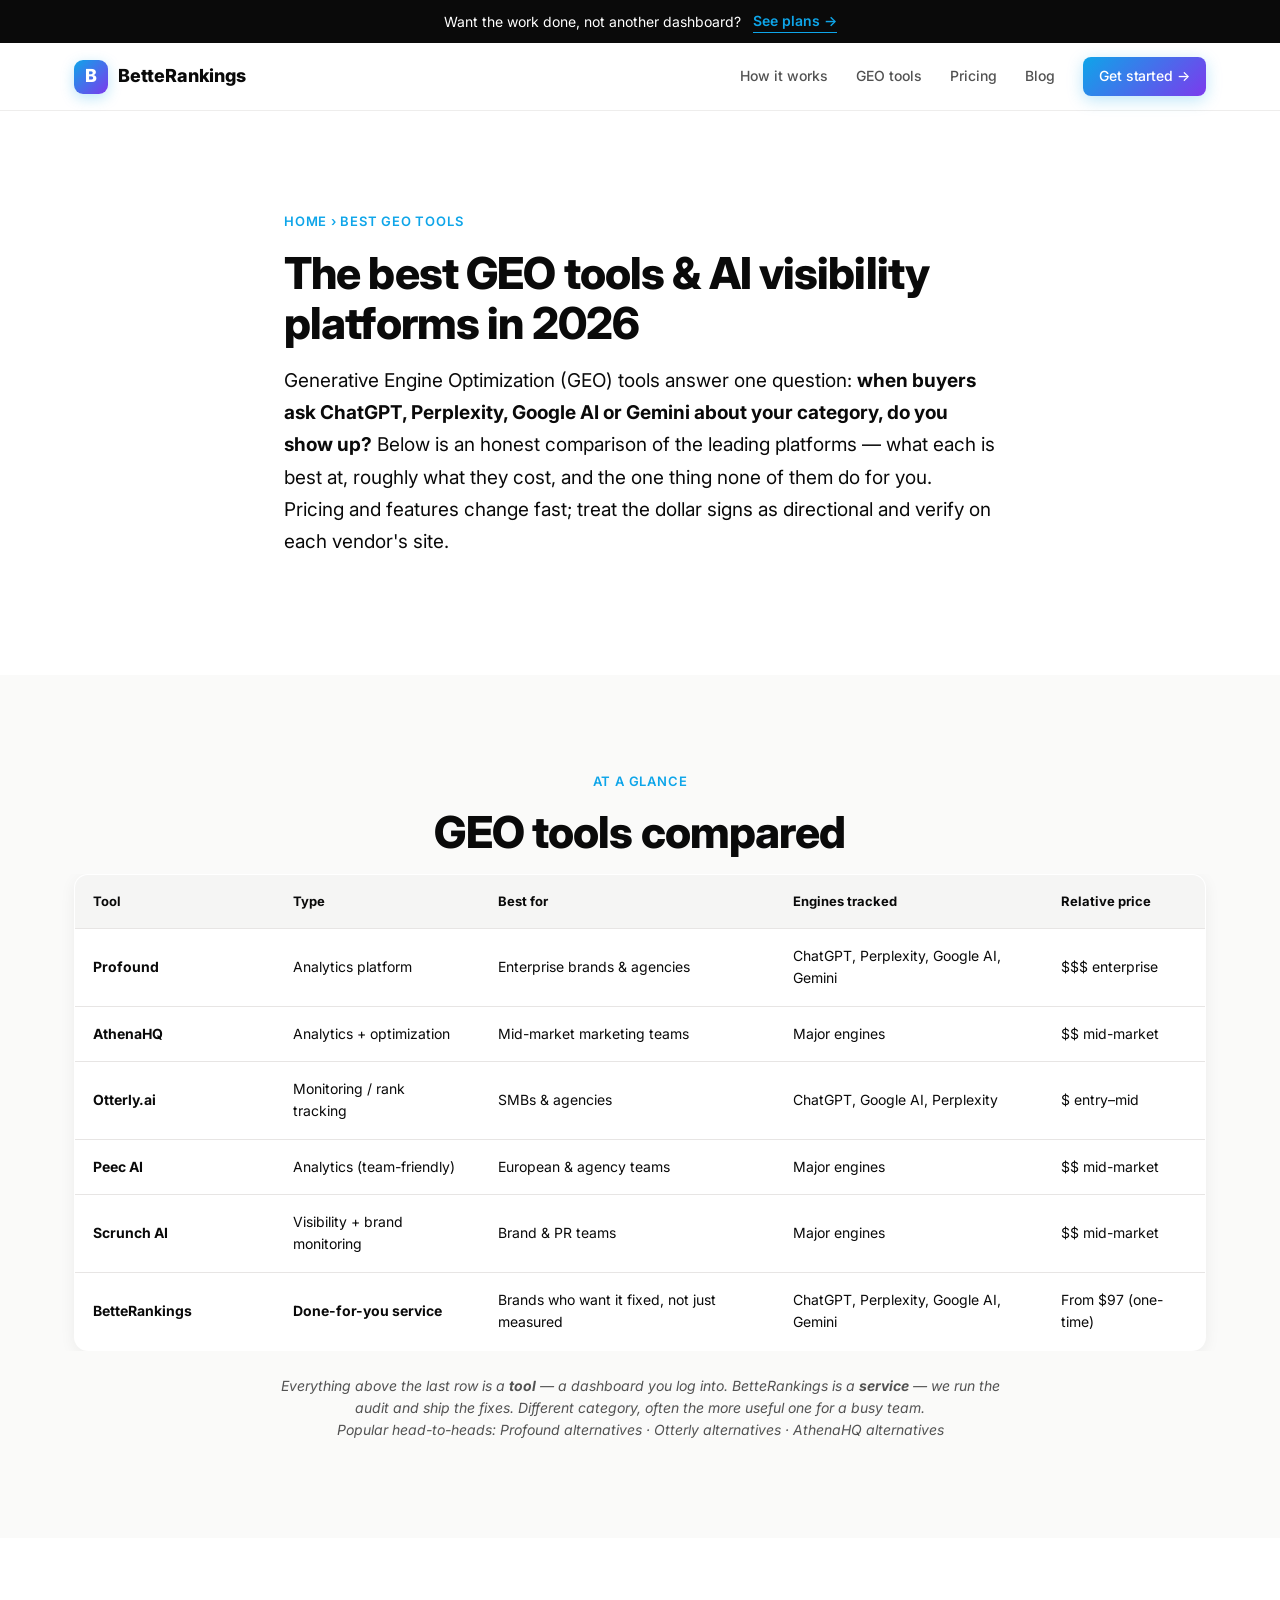
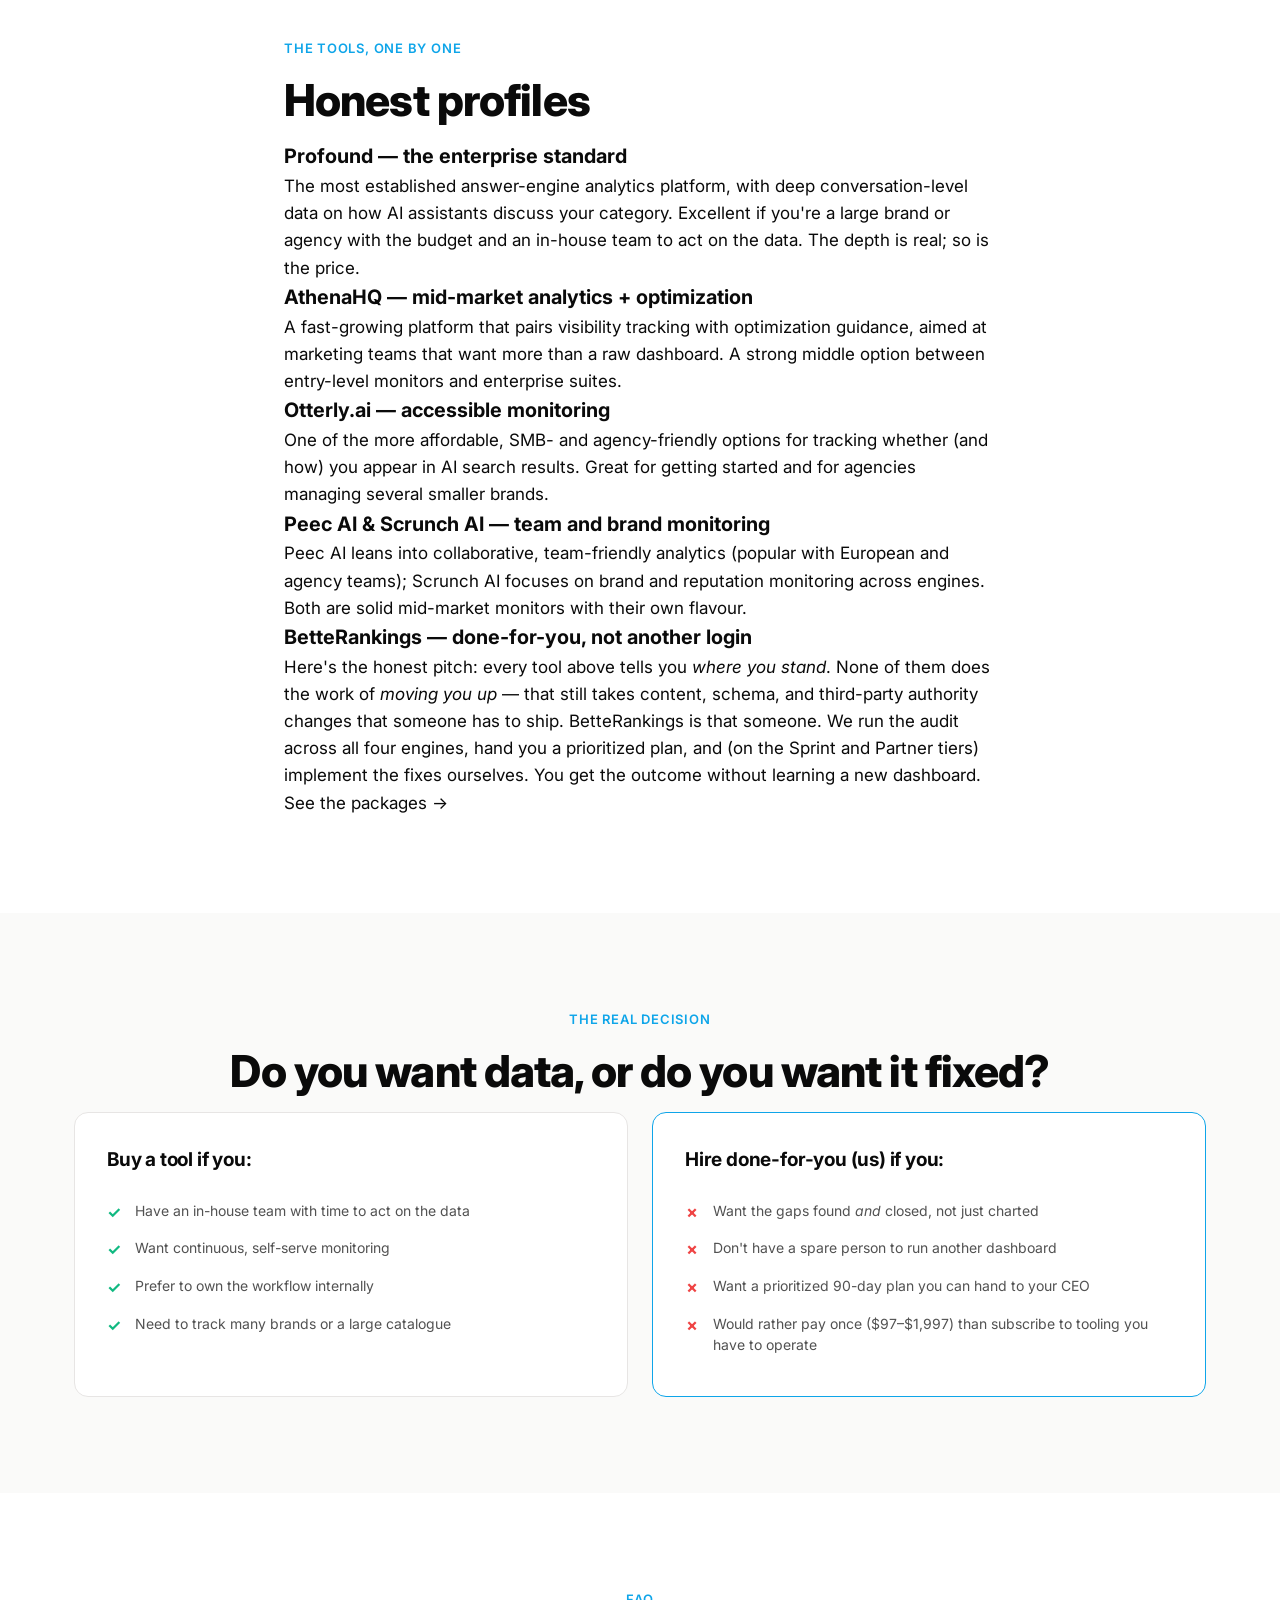
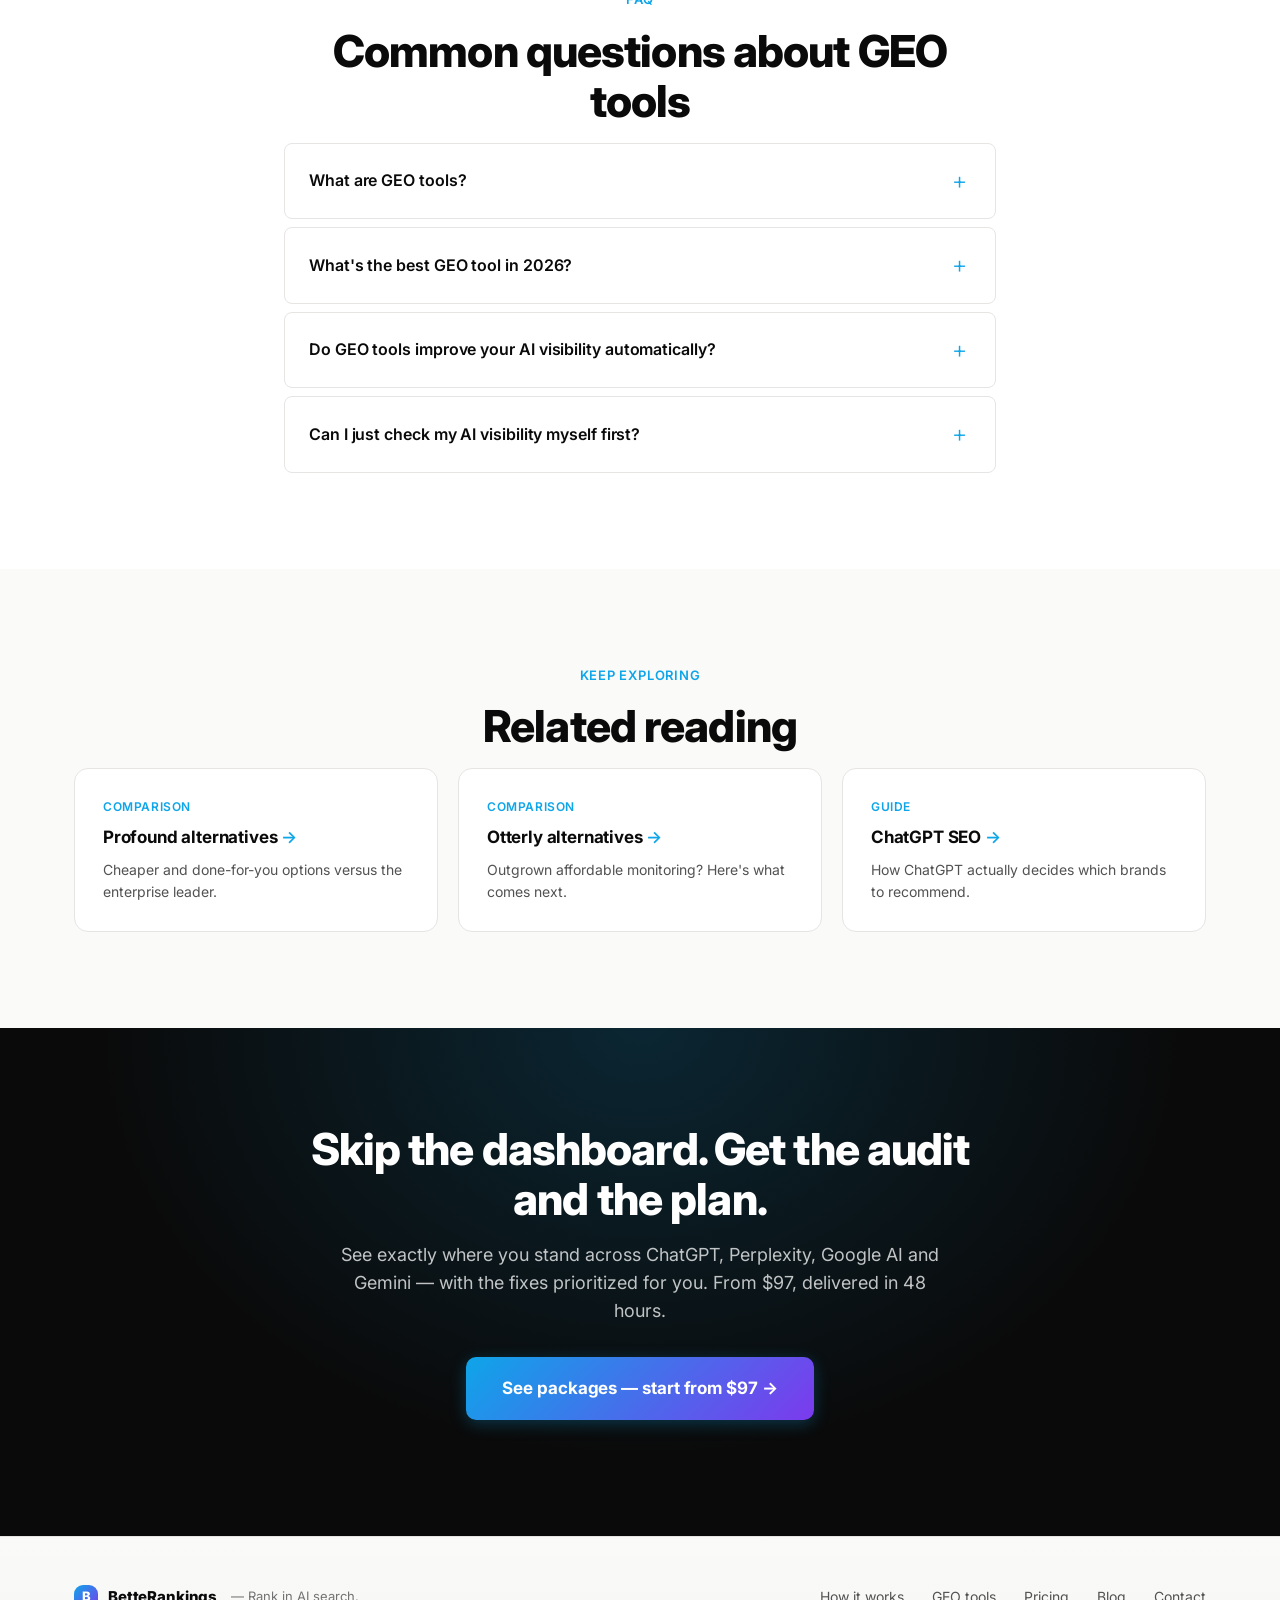
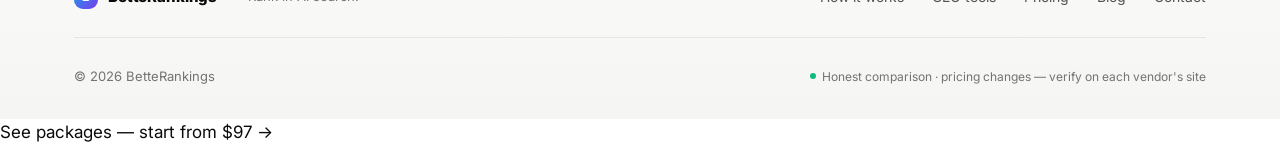
<file: best-geo-tools/index.html>
<!DOCTYPE html>
<html lang="en">
<head>
  <meta charset="UTF-8">
  <meta name="viewport" content="width=device-width, initial-scale=1.0">

  <title>Best GEO Tools &amp; AI Visibility Platforms in 2026 (Compared) | BetteRankings</title>
  <meta name="description" content="An honest comparison of the best GEO tools and AI visibility platforms in 2026 — Profound, AthenaHQ, Otterly, Peec AI, Scrunch and more — plus when a done-for-you service beats a dashboard.">
  <meta name="keywords" content="best GEO tools, AI visibility tools, generative engine optimization software, GEO platform, AI search monitoring, Profound alternative, Otterly alternative, AthenaHQ alternative">
  <meta name="author" content="Nabin Thakur">
  <meta name="robots" content="index, follow, max-image-preview:large">
  <link rel="canonical" href="https://betterankings.com/best-geo-tools/">
  <meta name="theme-color" content="#0EA5E9">

  <meta property="og:type" content="article">
  <meta property="og:site_name" content="BetteRankings">
  <meta property="og:title" content="Best GEO Tools &amp; AI Visibility Platforms in 2026 (Compared)">
  <meta property="og:description" content="An honest comparison of the leading GEO tools and AI visibility platforms — and when a done-for-you service beats a dashboard.">
  <meta property="og:url" content="https://betterankings.com/best-geo-tools/">
  <meta property="og:image" content="https://betterankings.com/assets/og-image.png">
  <meta property="og:locale" content="en_US">
  <meta name="twitter:card" content="summary_large_image">
  <meta name="twitter:title" content="Best GEO Tools &amp; AI Visibility Platforms in 2026">
  <meta name="twitter:description" content="Honest comparison of the leading GEO / AI visibility tools — plus when done-for-you beats DIY.">
  <meta name="twitter:image" content="https://betterankings.com/assets/og-image.png">

  <link rel="icon" type="image/svg+xml" href="data:image/svg+xml,%3Csvg xmlns='http://www.w3.org/2000/svg' viewBox='0 0 100 100'%3E%3Cdefs%3E%3ClinearGradient id='g' x1='0' y1='0' x2='1' y2='1'%3E%3Cstop offset='0' stop-color='%230EA5E9'/%3E%3Cstop offset='1' stop-color='%237C3AED'/%3E%3C/linearGradient%3E%3C/defs%3E%3Crect width='100' height='100' rx='22' fill='url(%23g)'/%3E%3Ctext x='50' y='68' font-size='60' text-anchor='middle' fill='white' font-family='Arial' font-weight='800'%3EB%3C/text%3E%3C/svg%3E">

  <link rel="preconnect" href="https://fonts.googleapis.com">
  <link rel="preconnect" href="https://fonts.gstatic.com" crossorigin>
  <link href="https://fonts.googleapis.com/css2?family=Inter:wght@400;500;600;700;800;900&family=JetBrains+Mono:wght@400;600&display=swap" rel="stylesheet">
  <link rel="stylesheet" href="/styles.css">

  <script type="application/ld+json">
  {
    "@context": "https://schema.org",
    "@type": "Article",
    "headline": "Best GEO Tools & AI Visibility Platforms in 2026 (Compared)",
    "description": "An honest comparison of the leading GEO tools and AI visibility platforms in 2026, and when a done-for-you service beats a dashboard.",
    "author": {"@type": "Person", "name": "Nabin Thakur", "url": "https://www.linkedin.com/in/nabinkumarseospecialist/"},
    "publisher": {"@type": "Organization", "name": "BetteRankings", "logo": {"@type": "ImageObject", "url": "https://betterankings.com/assets/logo.png"}},
    "datePublished": "2026-06-13",
    "dateModified": "2026-06-13",
    "mainEntityOfPage": "https://betterankings.com/best-geo-tools/"
  }
  </script>
  <script type="application/ld+json">
  {
    "@context": "https://schema.org",
    "@type": "FAQPage",
    "mainEntity": [
      {"@type": "Question", "name": "What are GEO tools?", "acceptedAnswer": {"@type": "Answer", "text": "GEO (Generative Engine Optimization) tools monitor and measure how a brand appears inside AI-generated answers from ChatGPT, Perplexity, Google AI Overviews and Gemini — tracking whether you're mentioned, how prominently, and which sources the engines cite. Most are analytics dashboards; the work of improving your visibility is still done by you or a service."}},
      {"@type": "Question", "name": "What is the best GEO tool in 2026?", "acceptedAnswer": {"@type": "Answer", "text": "There is no single best tool — it depends on budget and whether you want data or done-for-you work. Profound leads at the enterprise end; Otterly, Peec AI and AthenaHQ are strong for mid-market monitoring. If you want the audit run and the fixes implemented for you rather than another dashboard, a done-for-you service like BetteRankings fills that gap from $97."}},
      {"@type": "Question", "name": "Do GEO tools improve your AI visibility automatically?", "acceptedAnswer": {"@type": "Answer", "text": "No. GEO tools measure visibility; they do not fix it. Improving how AI engines cite you requires content, schema, and third-party authority work. Tools tell you where you stand; a person or service still has to ship the changes."}}
    ]
  }
  </script>
  <script type="application/ld+json">
  {
    "@context": "https://schema.org",
    "@type": "BreadcrumbList",
    "itemListElement": [
      {"@type": "ListItem", "position": 1, "name": "Home", "item": "https://betterankings.com/"},
      {"@type": "ListItem", "position": 2, "name": "Best GEO Tools", "item": "https://betterankings.com/best-geo-tools/"}
    ]
  }
  </script>
</head>
<body>

  <div class="announce-bar" role="banner">
    <span>Want the work done, not another dashboard?</span>
    <a href="/#pricing">See plans →</a>
  </div>

  <header class="site-header">
    <div class="container header-inner">
      <a href="/" class="logo" aria-label="BetteRankings home">
        <span class="logo-mark" aria-hidden="true">B</span>
        <span class="logo-text">BetteRankings</span>
      </a>
      <nav class="nav" aria-label="Primary">
        <a href="/#how">How it works</a>
        <a href="/best-geo-tools/">GEO tools</a>
        <a href="/#pricing">Pricing</a>
        <a href="/blog/">Blog</a>
        <a href="/#pricing" class="btn btn-sm btn-primary">Get started →</a>
      </nav>
    </div>
  </header>

  <main>

  <section class="section">
    <div class="container narrow">
      <nav aria-label="Breadcrumb" class="section-eyebrow"><a href="/">Home</a> › Best GEO tools</nav>
      <h1 class="section-title">The best GEO tools &amp; AI visibility platforms in 2026</h1>
      <p class="lead">Generative Engine Optimization (GEO) tools answer one question: <strong>when buyers ask ChatGPT, Perplexity, Google AI or Gemini about your category, do you show up?</strong> Below is an honest comparison of the leading platforms — what each is best at, roughly what they cost, and the one thing none of them do for you. Pricing and features change fast; treat the dollar signs as directional and verify on each vendor's site.</p>
    </div>
  </section>

  <section class="section section-alt">
    <div class="container">
      <div class="section-eyebrow centered">At a glance</div>
      <h2 class="section-title centered">GEO tools compared</h2>
      <div class="compare-wrap">
        <table class="compare-table">
          <thead>
            <tr>
              <th>Tool</th>
              <th>Type</th>
              <th>Best for</th>
              <th>Engines tracked</th>
              <th>Relative price</th>
            </tr>
          </thead>
          <tbody>
            <tr><td><strong>Profound</strong></td><td>Analytics platform</td><td>Enterprise brands &amp; agencies</td><td>ChatGPT, Perplexity, Google AI, Gemini</td><td>$$$ enterprise</td></tr>
            <tr><td><strong>AthenaHQ</strong></td><td>Analytics + optimization</td><td>Mid-market marketing teams</td><td>Major engines</td><td>$$ mid-market</td></tr>
            <tr><td><strong>Otterly.ai</strong></td><td>Monitoring / rank tracking</td><td>SMBs &amp; agencies</td><td>ChatGPT, Google AI, Perplexity</td><td>$ entry–mid</td></tr>
            <tr><td><strong>Peec AI</strong></td><td>Analytics (team-friendly)</td><td>European &amp; agency teams</td><td>Major engines</td><td>$$ mid-market</td></tr>
            <tr><td><strong>Scrunch AI</strong></td><td>Visibility + brand monitoring</td><td>Brand &amp; PR teams</td><td>Major engines</td><td>$$ mid-market</td></tr>
            <tr class="us"><td><strong>BetteRankings</strong></td><td><strong>Done-for-you service</strong></td><td>Brands who want it fixed, not just measured</td><td>ChatGPT, Perplexity, Google AI, Gemini</td><td>From $97 (one-time)</td></tr>
          </tbody>
        </table>
      </div>
      <p class="compare-footnote">Everything above the last row is a <strong>tool</strong> — a dashboard you log into. BetteRankings is a <strong>service</strong> — we run the audit and ship the fixes. Different category, often the more useful one for a busy team.</p>
      <p class="compare-footnote">Popular head-to-heads: <a href="/alternatives/profound/">Profound alternatives</a> · <a href="/alternatives/otterly/">Otterly alternatives</a> · <a href="/alternatives/athena/">AthenaHQ alternatives</a></p>
    </div>
  </section>

  <section class="section">
    <div class="container narrow">
      <div class="section-eyebrow">The tools, one by one</div>
      <h2 class="section-title">Honest profiles</h2>

      <h3>Profound — the enterprise standard</h3>
      <p>The most established answer-engine analytics platform, with deep conversation-level data on how AI assistants discuss your category. Excellent if you're a large brand or agency with the budget and an in-house team to act on the data. The depth is real; so is the price.</p>

      <h3>AthenaHQ — mid-market analytics + optimization</h3>
      <p>A fast-growing platform that pairs visibility tracking with optimization guidance, aimed at marketing teams that want more than a raw dashboard. A strong middle option between entry-level monitors and enterprise suites.</p>

      <h3>Otterly.ai — accessible monitoring</h3>
      <p>One of the more affordable, SMB- and agency-friendly options for tracking whether (and how) you appear in AI search results. Great for getting started and for agencies managing several smaller brands.</p>

      <h3>Peec AI &amp; Scrunch AI — team and brand monitoring</h3>
      <p>Peec AI leans into collaborative, team-friendly analytics (popular with European and agency teams); Scrunch AI focuses on brand and reputation monitoring across engines. Both are solid mid-market monitors with their own flavour.</p>

      <h3 class="us-heading">BetteRankings — done-for-you, not another login</h3>
      <p>Here's the honest pitch: every tool above tells you <em>where you stand</em>. None of them does the work of <em>moving you up</em> — that still takes content, schema, and third-party authority changes that someone has to ship. BetteRankings is that someone. We run the audit across all four engines, hand you a prioritized plan, and (on the Sprint and Partner tiers) implement the fixes ourselves. You get the outcome without learning a new dashboard. <a href="/#pricing">See the packages →</a></p>
    </div>
  </section>

  <section class="section section-alt">
    <div class="container">
      <div class="section-eyebrow centered">The real decision</div>
      <h2 class="section-title centered">Do you want data, or do you want it fixed?</h2>
      <div class="for-grid">
        <article class="for-card for-yes">
          <h3>Buy a tool if you:</h3>
          <ul>
            <li>Have an in-house team with time to act on the data</li>
            <li>Want continuous, self-serve monitoring</li>
            <li>Prefer to own the workflow internally</li>
            <li>Need to track many brands or a large catalogue</li>
          </ul>
        </article>
        <article class="for-card for-no" style="border-color:var(--color-accent,#0EA5E9)">
          <h3>Hire done-for-you (us) if you:</h3>
          <ul>
            <li>Want the gaps found <em>and</em> closed, not just charted</li>
            <li>Don't have a spare person to run another dashboard</li>
            <li>Want a prioritized 90-day plan you can hand to your CEO</li>
            <li>Would rather pay once ($97–$1,997) than subscribe to tooling you have to operate</li>
          </ul>
        </article>
      </div>
    </div>
  </section>

  <section class="section">
    <div class="container narrow">
      <div class="section-eyebrow centered">FAQ</div>
      <h2 class="section-title centered">Common questions about GEO tools</h2>
      <div class="faq-list">
        <details class="faq-item"><summary>What are GEO tools?</summary><p>GEO (Generative Engine Optimization) tools monitor how your brand appears inside AI-generated answers — whether you're mentioned, how prominently, and which sources the engines cite. Most are analytics dashboards; improving your visibility is still done by you or a service. New to the concept? Start with <a href="/blog/what-is-geo.html">our GEO explainer</a>.</p></details>
        <details class="faq-item"><summary>What's the best GEO tool in 2026?</summary><p>It depends on budget and whether you want data or done-for-you work. Profound leads the enterprise end; Otterly, Peec AI and AthenaHQ are strong mid-market monitors. If you want the audit run and fixes shipped rather than another login, a done-for-you service like BetteRankings fills that gap from $97.</p></details>
        <details class="faq-item"><summary>Do GEO tools improve your AI visibility automatically?</summary><p>No — they measure, they don't fix. Raising how AI engines cite you takes content, schema, and authority work that a person or service still has to ship. See <a href="/blog/geo-vs-traditional-seo.html">GEO vs traditional SEO</a> for how the work differs.</p></details>
        <details class="faq-item"><summary>Can I just check my AI visibility myself first?</summary><p>Yes — here's a <a href="/blog/how-to-check-chatgpt-mentions-your-brand.html">5-minute manual test</a>. For a structured read across all four engines with a scored report, the $97 Snapshot does it for you in 48 hours.</p></details>
      </div>
    </div>
  </section>

  <section class="section section-alt">
    <div class="container">
      <div class="section-eyebrow centered">Keep exploring</div>
      <h2 class="section-title centered">Related reading</h2>
      <div class="metrics-grid">
        <a class="metric-card link-card" href="/alternatives/profound/"><div class="lc-kicker">Comparison</div><h3>Profound alternatives <span class="lc-arrow">&rarr;</span></h3><p>Cheaper and done-for-you options versus the enterprise leader.</p></a>
        <a class="metric-card link-card" href="/alternatives/otterly/"><div class="lc-kicker">Comparison</div><h3>Otterly alternatives <span class="lc-arrow">&rarr;</span></h3><p>Outgrown affordable monitoring? Here's what comes next.</p></a>
        <a class="metric-card link-card" href="/chatgpt-seo/"><div class="lc-kicker">Guide</div><h3>ChatGPT SEO <span class="lc-arrow">&rarr;</span></h3><p>How ChatGPT actually decides which brands to recommend.</p></a>
      </div>
    </div>
  </section>

  <section id="final-cta" class="section section-dark">
    <div class="container narrow">
      <div class="cta-stack">
        <h2 class="section-title light">Skip the dashboard. Get the audit and the plan.</h2>
        <p class="section-sub light">See exactly where you stand across ChatGPT, Perplexity, Google AI and Gemini — with the fixes prioritized for you. From $97, delivered in 48 hours.</p>
        <a href="/#pricing" class="btn btn-primary btn-lg cta-stack-btn">See packages — start from $97 →</a>
      </div>
    </div>
  </section>

  </main>

  <footer class="site-footer">
    <div class="container">
      <div class="footer-inner">
        <div class="footer-brand">
          <span class="logo-mark small" aria-hidden="true">B</span>
          <strong>BetteRankings</strong>
          <span class="footer-tag">— Rank in AI search.</span>
        </div>
        <nav class="footer-nav" aria-label="Footer">
          <a href="/#how">How it works</a>
          <a href="/best-geo-tools/">GEO tools</a>
          <a href="/#pricing">Pricing</a>
          <a href="/blog/">Blog</a>
          <a href="mailto:hello@betterankings.com">Contact</a>
        </nav>
      </div>
      <div class="footer-copy">
        <span class="footer-copy-left">© 2026 BetteRankings</span>
        <span class="footer-trust-mini"><span class="dot"></span> Honest comparison · pricing changes — verify on each vendor's site</span>
      </div>
    </div>
  </footer>

  <a href="/#pricing" class="mobile-sticky-cta" aria-label="See pricing">
    <span>See packages — start from $97 →</span>
  </a>

  <script src="/script.js"></script>
</body>
</html>
</file>
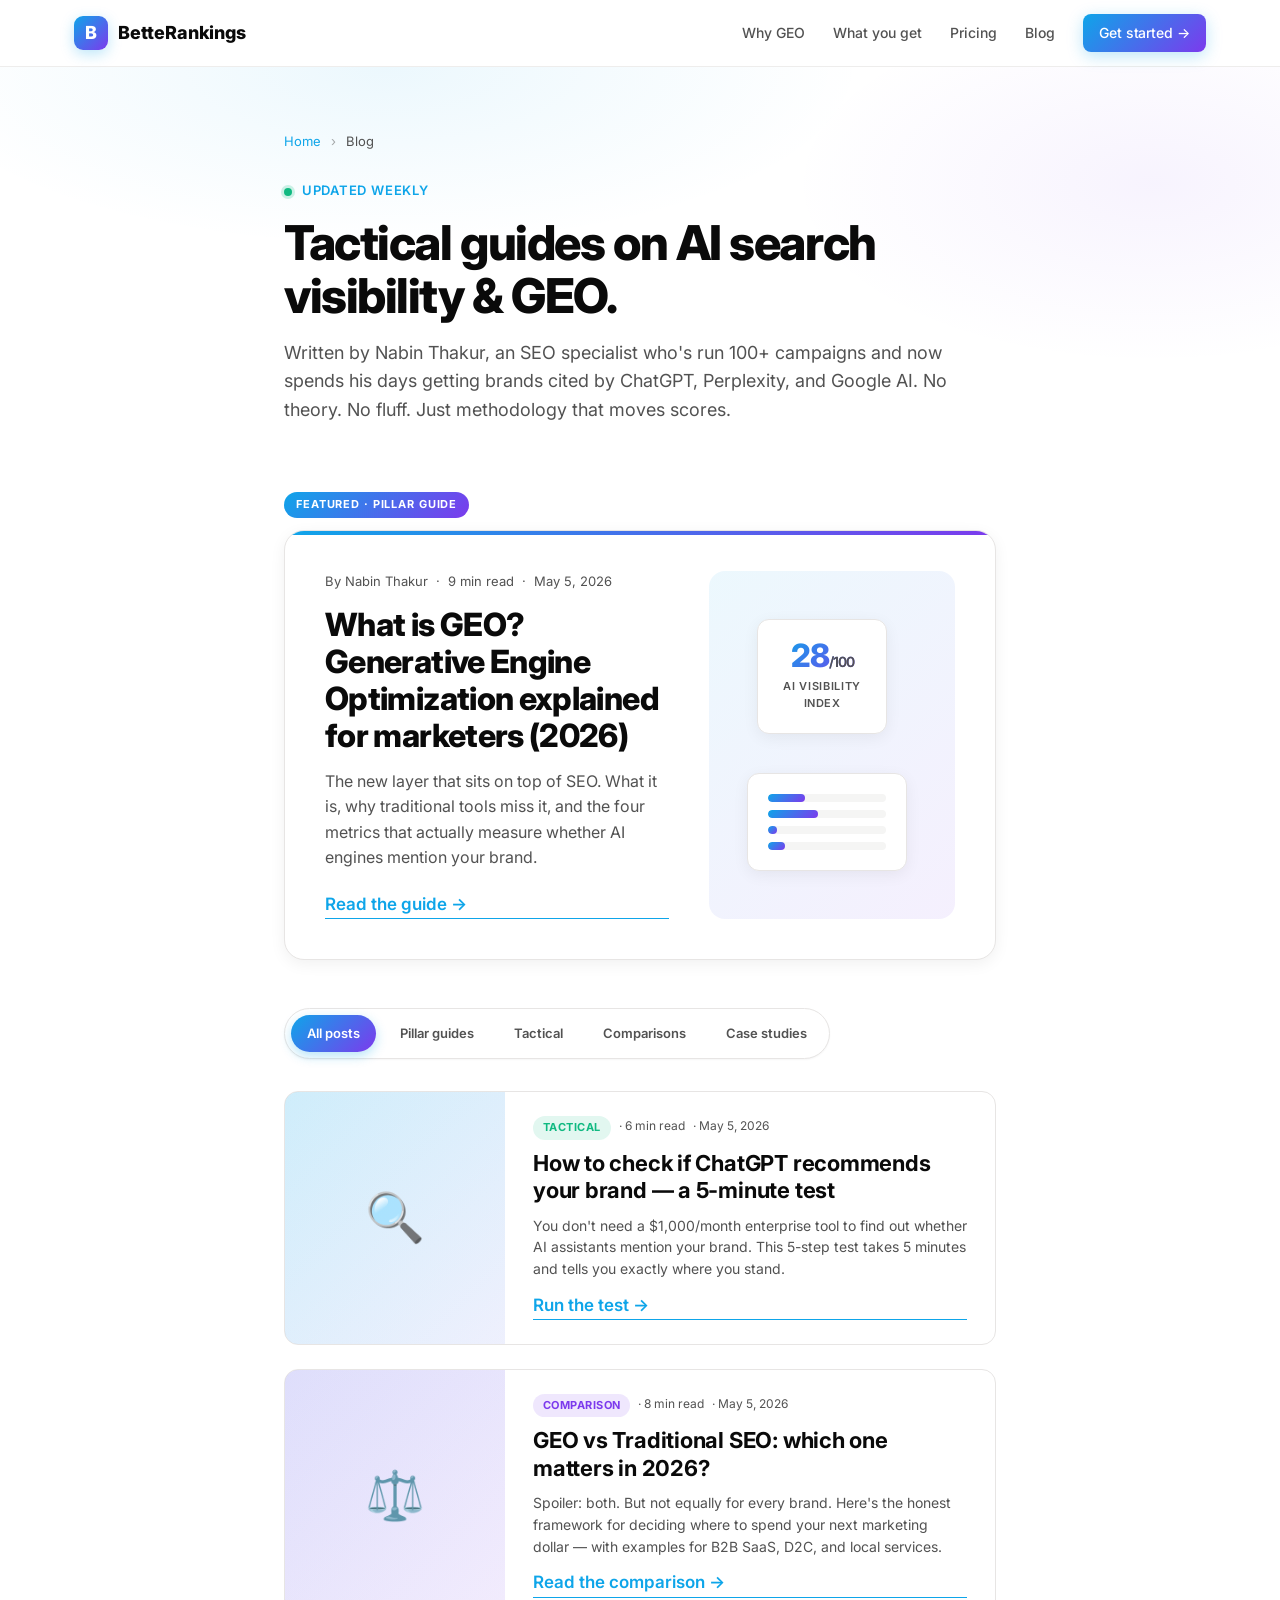
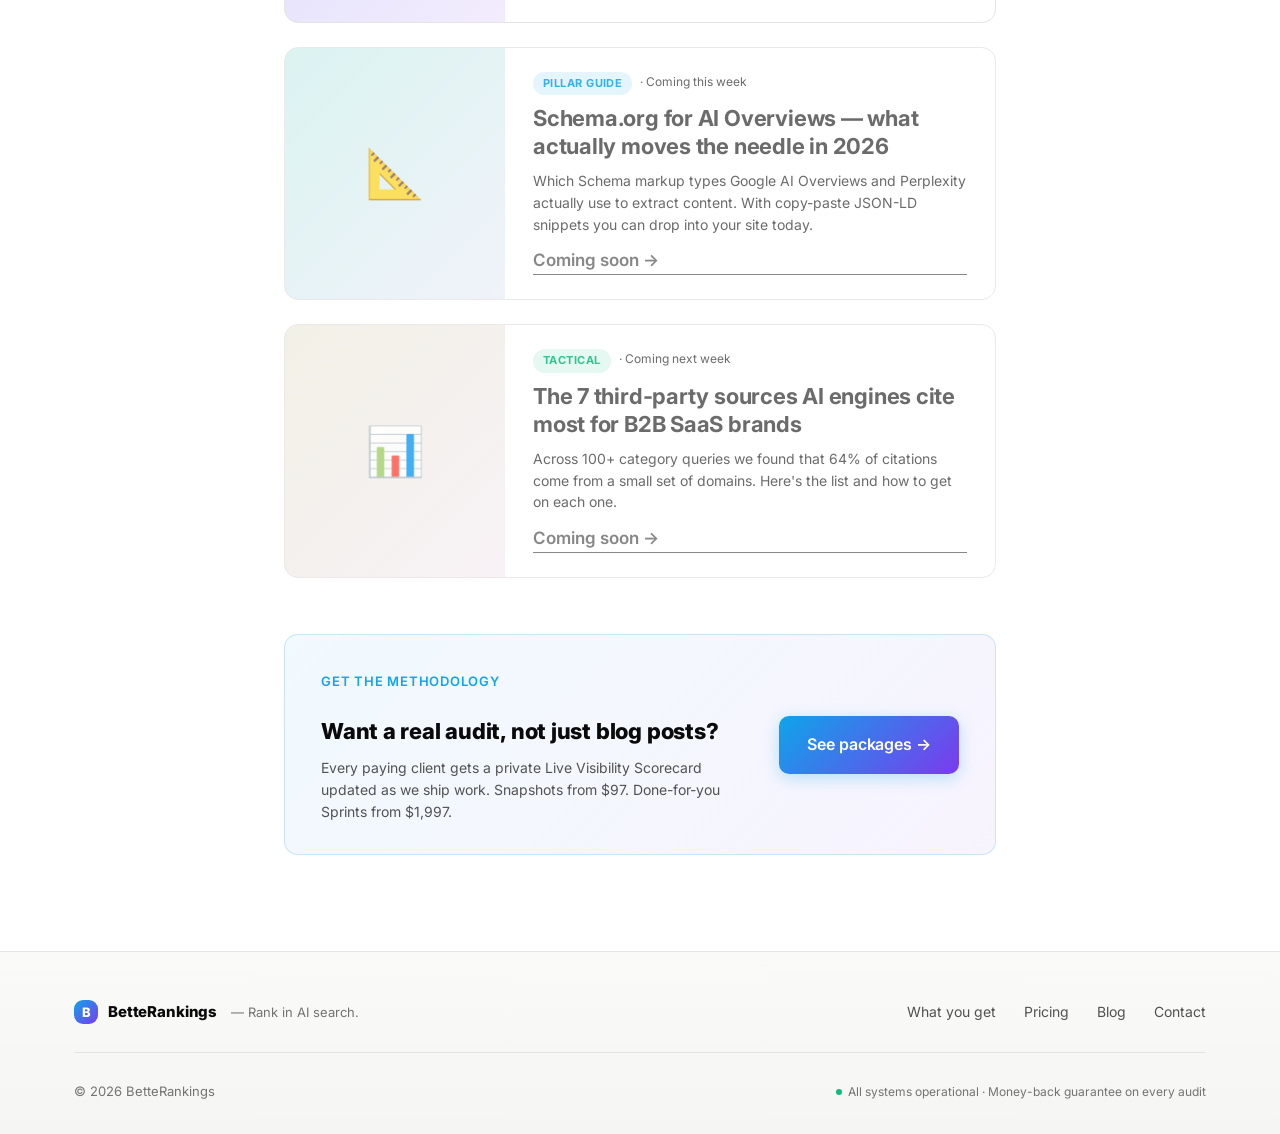
<file: blog/index.html>
<!DOCTYPE html>
<html lang="en">
<head>
  <meta charset="UTF-8">
  <meta name="viewport" content="width=device-width, initial-scale=1.0">
  <title>Blog — BetteRankings | AI Search Visibility &amp; GEO Insights</title>
  <meta name="description" content="Tactical guides on Generative Engine Optimization (GEO), AI search visibility, and getting your brand cited by ChatGPT, Perplexity, and Google AI Overviews.">
  <meta name="robots" content="index, follow, max-image-preview:large">
  <link rel="canonical" href="https://betterankings.com/blog/">
  <meta name="theme-color" content="#0EA5E9">

  <meta property="og:type" content="website">
  <meta property="og:title" content="BetteRankings Blog — AI Search Visibility &amp; GEO">
  <meta property="og:description" content="Tactical guides on AI search visibility, Generative Engine Optimization, and getting cited by ChatGPT &amp; Perplexity.">
  <meta property="og:url" content="https://betterankings.com/blog/">

  <link rel="icon" type="image/svg+xml" href="data:image/svg+xml,%3Csvg xmlns='http://www.w3.org/2000/svg' viewBox='0 0 100 100'%3E%3Cdefs%3E%3ClinearGradient id='g' x1='0' y1='0' x2='1' y2='1'%3E%3Cstop offset='0' stop-color='%230EA5E9'/%3E%3Cstop offset='1' stop-color='%237C3AED'/%3E%3C/linearGradient%3E%3C/defs%3E%3Crect width='100' height='100' rx='22' fill='url(%23g)'/%3E%3Ctext x='50' y='68' font-size='60' text-anchor='middle' fill='white' font-family='Arial' font-weight='800'%3EB%3C/text%3E%3C/svg%3E">
  <link rel="preconnect" href="https://fonts.googleapis.com">
  <link rel="preconnect" href="https://fonts.gstatic.com" crossorigin>
  <link href="https://fonts.googleapis.com/css2?family=Inter:wght@400;500;600;700;800;900&family=JetBrains+Mono:wght@400;600&display=swap" rel="stylesheet">
  <link rel="stylesheet" href="../styles.css">
  <link rel="stylesheet" href="blog.css">

  <script type="application/ld+json">
  {
    "@context": "https://schema.org",
    "@type": "Blog",
    "name": "BetteRankings Blog",
    "url": "https://betterankings.com/blog/",
    "description": "Tactical guides on Generative Engine Optimization, AI search visibility, and getting brands cited by ChatGPT, Perplexity, and Google AI.",
    "publisher": {
      "@type": "Organization",
      "name": "BetteRankings",
      "logo": "https://betterankings.com/assets/logo.png"
    }
  }
  </script>
  <script type="application/ld+json">
  {
    "@context": "https://schema.org",
    "@type": "BreadcrumbList",
    "itemListElement": [
      { "@type": "ListItem", "position": 1, "name": "Home", "item": "https://betterankings.com/" },
      { "@type": "ListItem", "position": 2, "name": "Blog", "item": "https://betterankings.com/blog/" }
    ]
  }
  </script>
</head>
<body>

  <header class="site-header">
    <div class="container header-inner">
      <a href="/" class="logo"><span class="logo-mark">B</span><span class="logo-text">BetteRankings</span></a>
      <nav class="nav" aria-label="Primary">
        <a href="/#problem">Why GEO</a>
        <a href="/#what-you-get">What you get</a>
        <a href="/#pricing">Pricing</a>
        <a href="/blog/" aria-current="page">Blog</a>
        <a href="/#pricing" class="btn btn-sm btn-primary">Get started →</a>
      </nav>
      <button class="nav-toggle" aria-label="Open menu" aria-expanded="false" onclick="const o=this.getAttribute('aria-expanded')==='true';this.setAttribute('aria-expanded',!o);document.querySelector('.nav').classList.toggle('open');document.body.style.overflow=o?'':'hidden';">
        <span></span><span></span><span></span>
      </button>
    </div>
  </header>

  <main>

  <!-- ===== Blog hero ===== -->
  <section class="blog-hero">
    <div class="container narrow">
      <nav aria-label="Breadcrumb" class="breadcrumb">
        <a href="/">Home</a> <span>›</span> <span aria-current="page">Blog</span>
      </nav>
      <div class="section-eyebrow"><span class="dot-live"></span> Updated weekly</div>
      <h1 class="blog-hero-title">Tactical guides on AI search visibility &amp; GEO.</h1>
      <p class="blog-hero-sub">Written by Nabin Thakur, an SEO specialist who's run 100+ campaigns and now spends his days getting brands cited by ChatGPT, Perplexity, and Google AI. No theory. No fluff. Just methodology that moves scores.</p>
    </div>
  </section>

  <!-- ===== Featured post ===== -->
  <section class="featured-post-section">
    <div class="container narrow">
      <div class="featured-tag-row">
        <span class="featured-label">Featured · Pillar guide</span>
      </div>
      <a href="/blog/what-is-geo.html" class="featured-post">
        <div class="featured-content">
          <div class="featured-meta">
            <span>By Nabin Thakur</span>
            <span>·</span>
            <span>9 min read</span>
            <span>·</span>
            <span>May 5, 2026</span>
          </div>
          <h2>What is GEO? Generative Engine Optimization explained for marketers (2026)</h2>
          <p>The new layer that sits on top of SEO. What it is, why traditional tools miss it, and the four metrics that actually measure whether AI engines mention your brand.</p>
          <span class="link-arrow">Read the guide →</span>
        </div>
        <div class="featured-visual" aria-hidden="true">
          <div class="featured-graphic">
            <div class="fg-card fg-card-1">
              <div class="fg-num">28<small>/100</small></div>
              <div class="fg-label">AI Visibility Index</div>
            </div>
            <div class="fg-card fg-card-2">
              <div class="fg-bar"><span style="width:31%"></span></div>
              <div class="fg-bar"><span style="width:42%"></span></div>
              <div class="fg-bar"><span style="width:8%"></span></div>
              <div class="fg-bar"><span style="width:14%"></span></div>
            </div>
          </div>
        </div>
      </a>
    </div>
  </section>

  <!-- ===== Category filter ===== -->
  <section class="blog-categories">
    <div class="container narrow">
      <div class="cat-bar">
        <button class="cat-btn active" data-filter="all">All posts</button>
        <button class="cat-btn" data-filter="pillar">Pillar guides</button>
        <button class="cat-btn" data-filter="tactical">Tactical</button>
        <button class="cat-btn" data-filter="comparison">Comparisons</button>
        <button class="cat-btn" data-filter="case-study">Case studies</button>
      </div>
    </div>
  </section>

  <!-- ===== Post list ===== -->
  <section class="section" style="padding-top: 0;">
    <div class="container narrow">
      <div class="post-list">

        <article class="post-card" data-cat="tactical">
          <div class="post-card-image post-img-tactical" aria-hidden="true">
            <span class="post-img-icon">🔍</span>
          </div>
          <div class="post-card-body">
            <div class="post-meta">
              <span class="post-tag tag-tactical">Tactical</span>
              <span>· 6 min read</span>
              <span>· May 5, 2026</span>
            </div>
            <h2><a href="/blog/how-to-check-chatgpt-mentions-your-brand.html">How to check if ChatGPT recommends your brand — a 5-minute test</a></h2>
            <p>You don't need a $1,000/month enterprise tool to find out whether AI assistants mention your brand. This 5-step test takes 5 minutes and tells you exactly where you stand.</p>
            <a href="/blog/how-to-check-chatgpt-mentions-your-brand.html" class="link-arrow">Run the test →</a>
          </div>
        </article>

        <article class="post-card" data-cat="comparison">
          <div class="post-card-image post-img-comparison" aria-hidden="true">
            <span class="post-img-icon">⚖️</span>
          </div>
          <div class="post-card-body">
            <div class="post-meta">
              <span class="post-tag tag-comparison">Comparison</span>
              <span>· 8 min read</span>
              <span>· May 5, 2026</span>
            </div>
            <h2><a href="/blog/geo-vs-traditional-seo.html">GEO vs Traditional SEO: which one matters in 2026?</a></h2>
            <p>Spoiler: both. But not equally for every brand. Here's the honest framework for deciding where to spend your next marketing dollar — with examples for B2B SaaS, D2C, and local services.</p>
            <a href="/blog/geo-vs-traditional-seo.html" class="link-arrow">Read the comparison →</a>
          </div>
        </article>

        <article class="post-card post-card-soon" data-cat="pillar">
          <div class="post-card-image post-img-soon" aria-hidden="true">
            <span class="post-img-icon">📐</span>
          </div>
          <div class="post-card-body">
            <div class="post-meta">
              <span class="post-tag tag-pillar">Pillar guide</span>
              <span>· Coming this week</span>
            </div>
            <h2 class="post-h-soon">Schema.org for AI Overviews — what actually moves the needle in 2026</h2>
            <p>Which Schema markup types Google AI Overviews and Perplexity actually use to extract content. With copy-paste JSON-LD snippets you can drop into your site today.</p>
            <span class="link-arrow muted">Coming soon →</span>
          </div>
        </article>

        <article class="post-card post-card-soon" data-cat="tactical">
          <div class="post-card-image post-img-soon-2" aria-hidden="true">
            <span class="post-img-icon">📊</span>
          </div>
          <div class="post-card-body">
            <div class="post-meta">
              <span class="post-tag tag-tactical">Tactical</span>
              <span>· Coming next week</span>
            </div>
            <h2 class="post-h-soon">The 7 third-party sources AI engines cite most for B2B SaaS brands</h2>
            <p>Across 100+ category queries we found that 64% of citations come from a small set of domains. Here's the list and how to get on each one.</p>
            <span class="link-arrow muted">Coming soon →</span>
          </div>
        </article>

      </div>

      <!-- Newsletter / lead magnet -->
      <div class="blog-cta-card">
        <div class="blog-cta-content">
          <span class="section-eyebrow">Get the methodology</span>
          <h3>Want a real audit, not just blog posts?</h3>
          <p>Every paying client gets a private Live Visibility Scorecard updated as we ship work. Snapshots from $97. Done-for-you Sprints from $1,997.</p>
        </div>
        <a href="/#pricing" class="btn btn-primary btn-lg">See packages →</a>
      </div>

    </div>
  </section>

  </main>

  <footer class="site-footer">
    <div class="container">
      <div class="footer-inner">
        <div class="footer-brand"><span class="logo-mark small">B</span><strong>BetteRankings</strong><span class="footer-tag">— Rank in AI search.</span></div>
        <nav class="footer-nav"><a href="/#what-you-get">What you get</a><a href="/#pricing">Pricing</a><a href="/blog/">Blog</a><a href="mailto:hello@betterankings.com">Contact</a></nav>
      </div>
      <div class="footer-copy">
        <span class="footer-copy-left">© 2026 BetteRankings</span>
        <span class="footer-trust-mini"><span class="dot"></span> All systems operational · Money-back guarantee on every audit</span>
      </div>
    </div>
  </footer>

  <script src="../script.js"></script>
  <script>
    // Category filter
    document.querySelectorAll('.cat-btn').forEach(function(btn) {
      btn.addEventListener('click', function() {
        document.querySelectorAll('.cat-btn').forEach(function(b) { b.classList.remove('active'); });
        this.classList.add('active');
        var filter = this.dataset.filter;
        document.querySelectorAll('.post-card').forEach(function(card) {
          card.style.display = (filter === 'all' || card.dataset.cat === filter) ? '' : 'none';
        });
      });
    });
  </script>
</body>
</html>
</file>
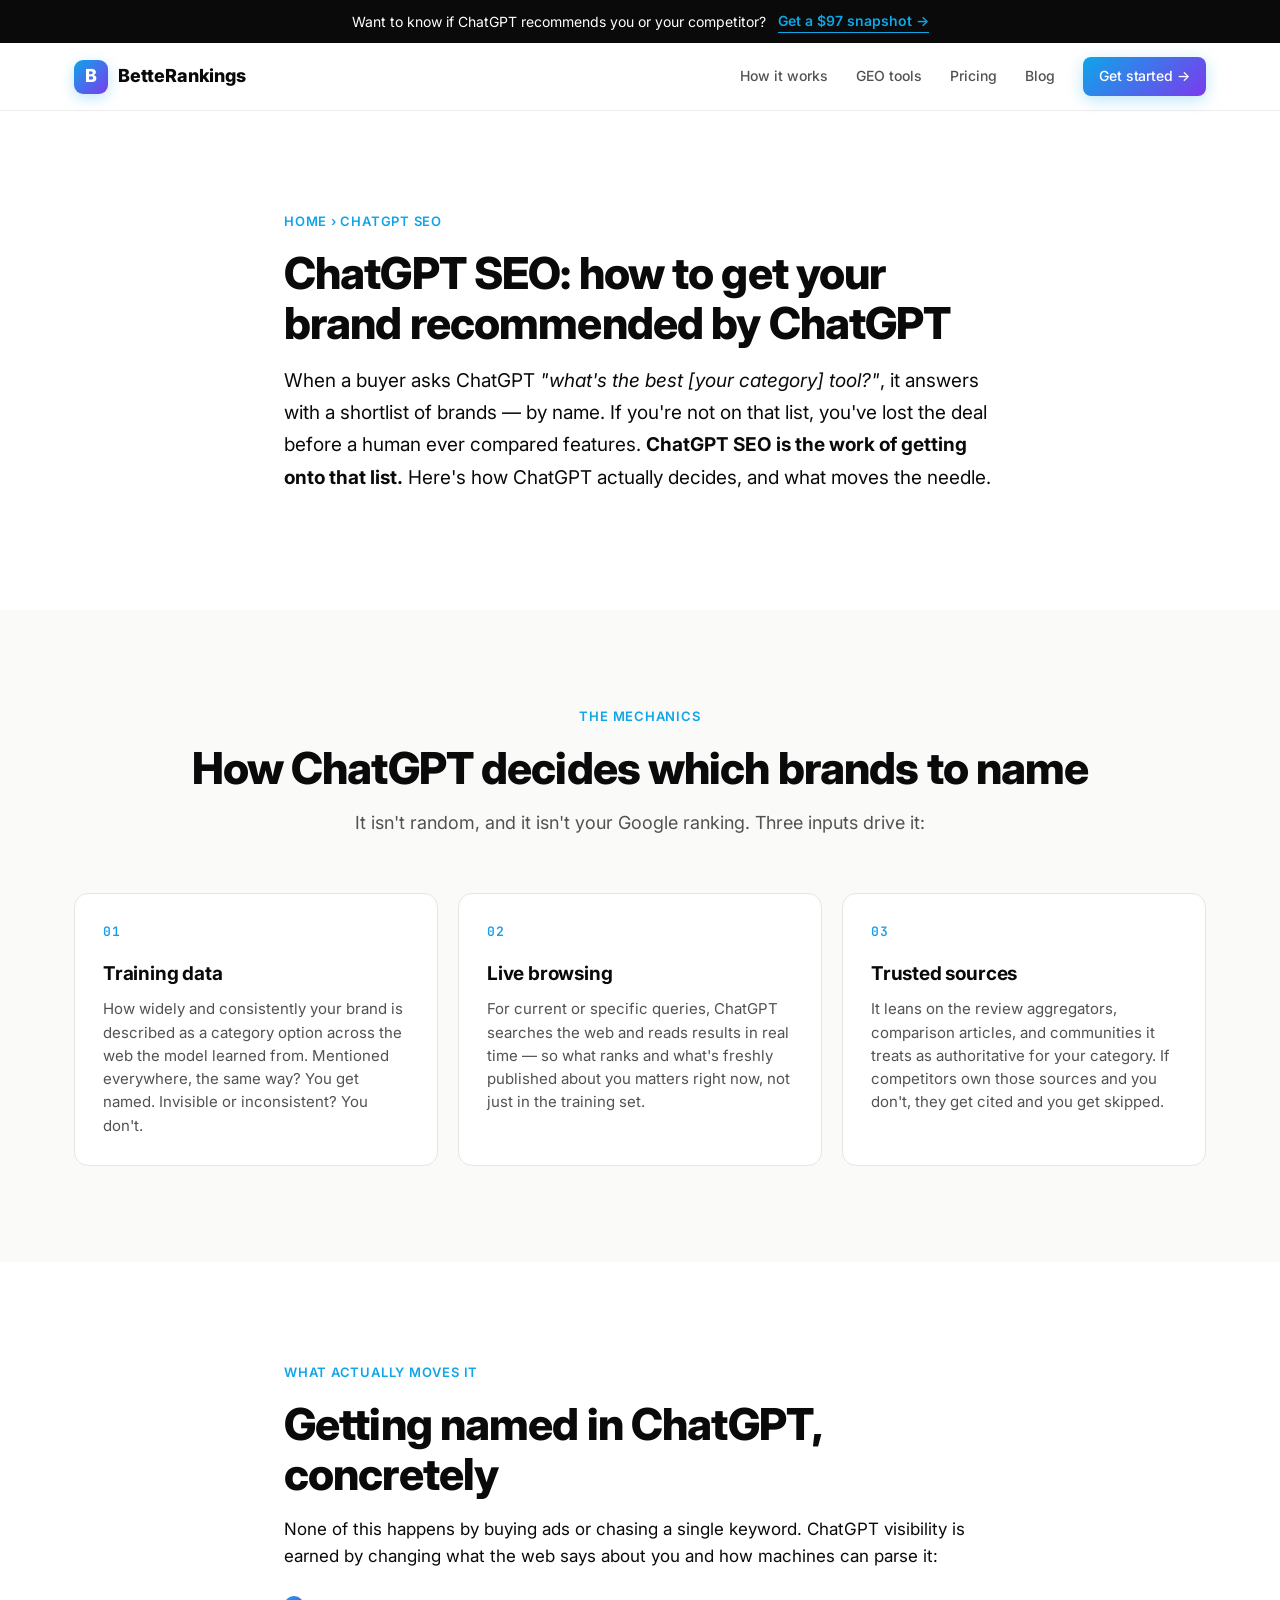
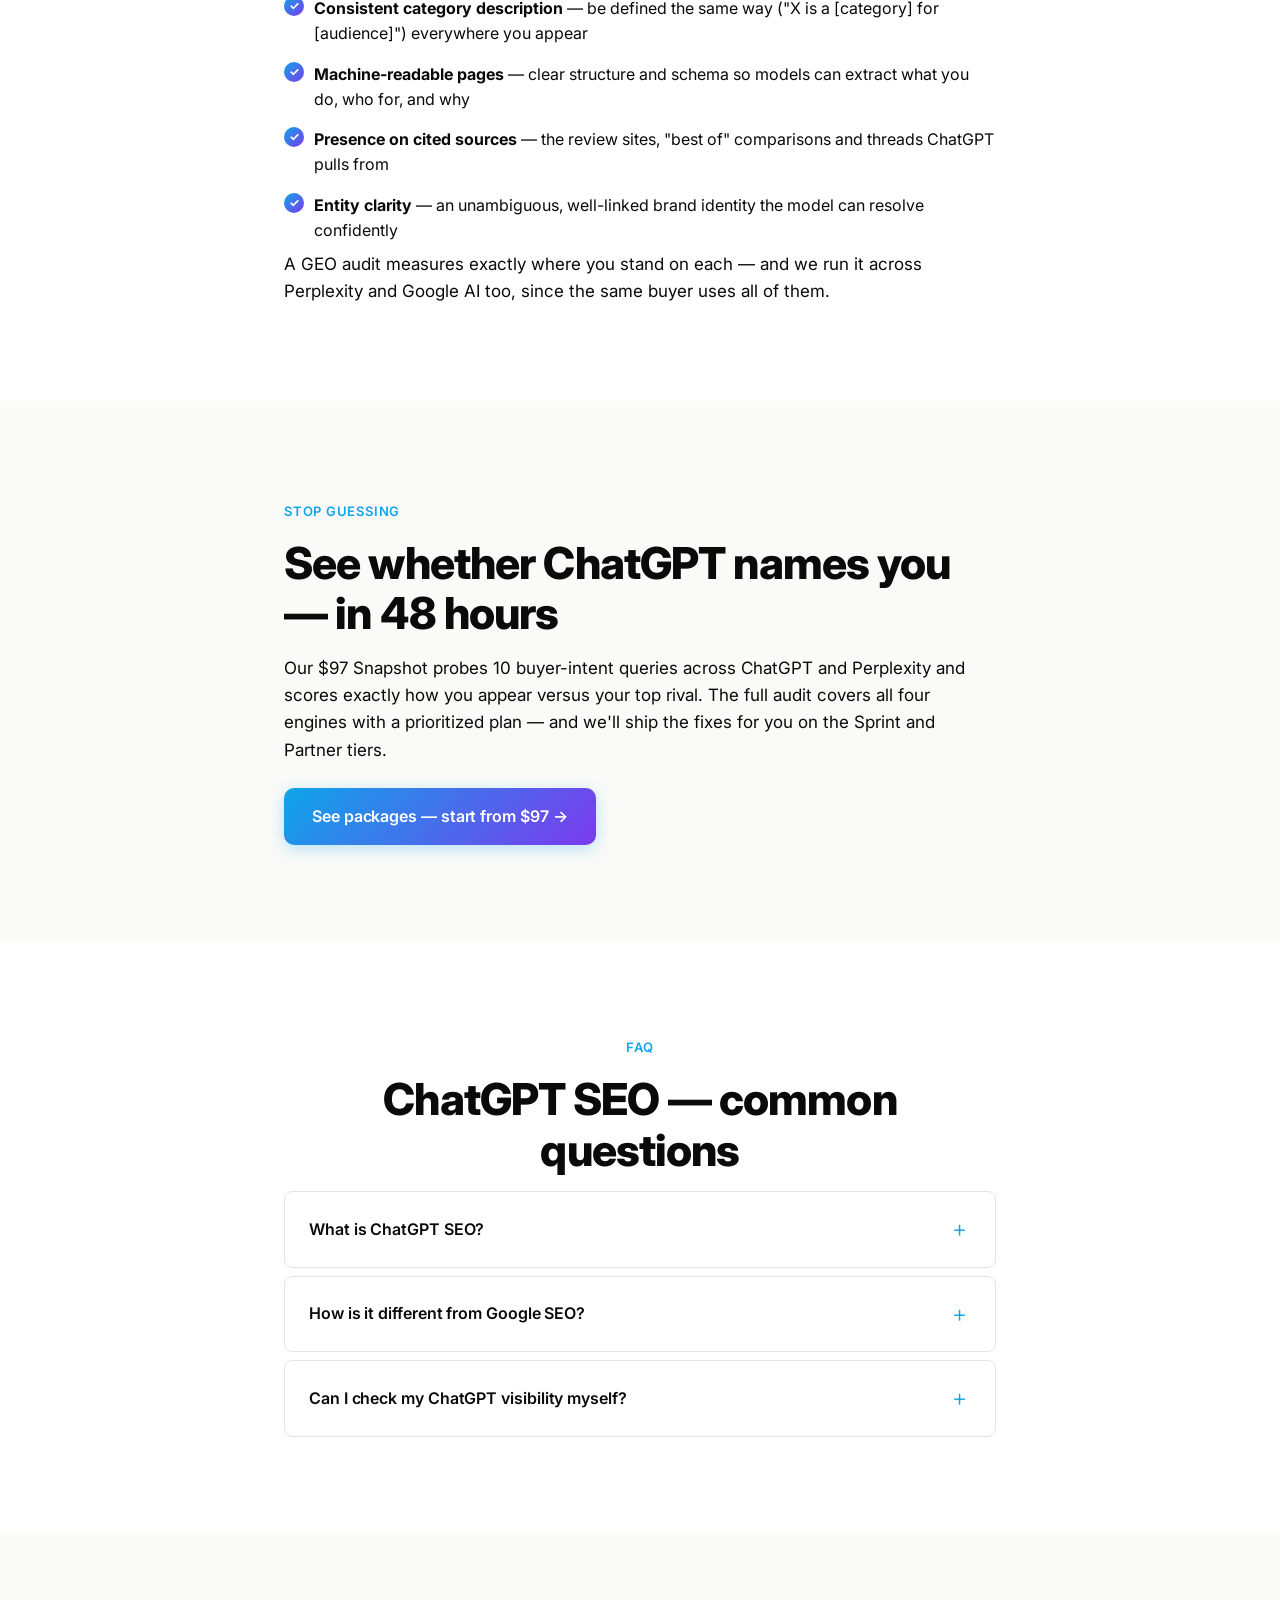
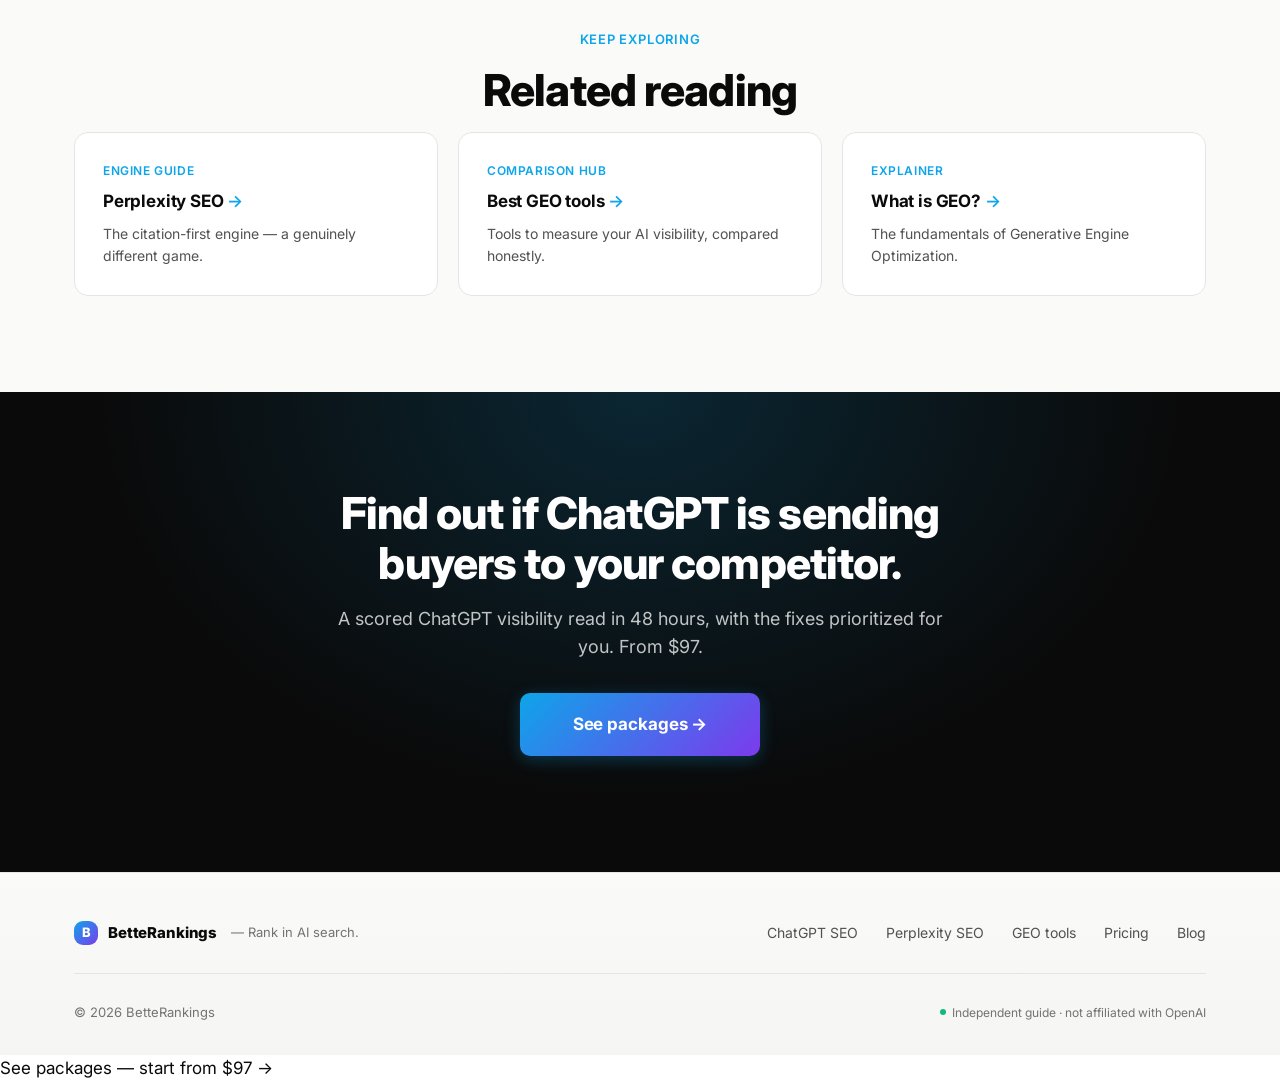
<file: chatgpt-seo/index.html>
<!DOCTYPE html>
<html lang="en">
<head>
  <meta charset="UTF-8">
  <meta name="viewport" content="width=device-width, initial-scale=1.0">

  <title>ChatGPT SEO: How to Get Your Brand Cited by ChatGPT in 2026 | BetteRankings</title>
  <meta name="description" content="ChatGPT SEO explained: how ChatGPT decides which brands to recommend, and the concrete work that gets you named in the answer. Done-for-you ChatGPT visibility audits from $97.">
  <meta name="keywords" content="ChatGPT SEO, how to rank on ChatGPT, get cited by ChatGPT, ChatGPT visibility, how to appear in ChatGPT, optimize for ChatGPT, ChatGPT brand mentions">
  <meta name="author" content="Nabin Thakur">
  <meta name="robots" content="index, follow, max-image-preview:large">
  <link rel="canonical" href="https://betterankings.com/chatgpt-seo/">
  <meta name="theme-color" content="#0EA5E9">

  <meta property="og:type" content="article">
  <meta property="og:site_name" content="BetteRankings">
  <meta property="og:title" content="ChatGPT SEO: How to Get Your Brand Cited by ChatGPT">
  <meta property="og:description" content="How ChatGPT decides which brands to recommend — and the work that gets you named. Audits from $97.">
  <meta property="og:url" content="https://betterankings.com/chatgpt-seo/">
  <meta property="og:image" content="https://betterankings.com/assets/og-image.png">
  <meta property="og:locale" content="en_US">
  <meta name="twitter:card" content="summary_large_image">
  <meta name="twitter:title" content="ChatGPT SEO: How to Get Cited by ChatGPT">
  <meta name="twitter:description" content="How ChatGPT picks brands, and how to get named in the answer.">
  <meta name="twitter:image" content="https://betterankings.com/assets/og-image.png">

  <link rel="icon" type="image/svg+xml" href="data:image/svg+xml,%3Csvg xmlns='http://www.w3.org/2000/svg' viewBox='0 0 100 100'%3E%3Cdefs%3E%3ClinearGradient id='g' x1='0' y1='0' x2='1' y2='1'%3E%3Cstop offset='0' stop-color='%230EA5E9'/%3E%3Cstop offset='1' stop-color='%237C3AED'/%3E%3C/linearGradient%3E%3C/defs%3E%3Crect width='100' height='100' rx='22' fill='url(%23g)'/%3E%3Ctext x='50' y='68' font-size='60' text-anchor='middle' fill='white' font-family='Arial' font-weight='800'%3EB%3C/text%3E%3C/svg%3E">

  <link rel="preconnect" href="https://fonts.googleapis.com">
  <link rel="preconnect" href="https://fonts.gstatic.com" crossorigin>
  <link href="https://fonts.googleapis.com/css2?family=Inter:wght@400;500;600;700;800;900&family=JetBrains+Mono:wght@400;600&display=swap" rel="stylesheet">
  <link rel="stylesheet" href="/styles.css">

  <script type="application/ld+json">
  {
    "@context": "https://schema.org",
    "@type": "Article",
    "headline": "ChatGPT SEO: How to Get Your Brand Cited by ChatGPT in 2026",
    "description": "How ChatGPT decides which brands to recommend, and the concrete work that gets you named in AI answers.",
    "author": {"@type": "Person", "name": "Nabin Thakur", "url": "https://www.linkedin.com/in/nabinkumarseospecialist/"},
    "publisher": {"@type": "Organization", "name": "BetteRankings", "logo": {"@type": "ImageObject", "url": "https://betterankings.com/assets/logo.png"}},
    "datePublished": "2026-06-13",
    "dateModified": "2026-06-13",
    "mainEntityOfPage": "https://betterankings.com/chatgpt-seo/"
  }
  </script>
  <script type="application/ld+json">
  {
    "@context": "https://schema.org",
    "@type": "FAQPage",
    "mainEntity": [
      {"@type": "Question", "name": "What is ChatGPT SEO?", "acceptedAnswer": {"@type": "Answer", "text": "ChatGPT SEO (a form of Generative Engine Optimization) is the practice of getting your brand named and recommended inside ChatGPT's answers. Instead of ranking a URL in Google, the goal is to be the brand ChatGPT mentions when a buyer asks for options in your category."}},
      {"@type": "Question", "name": "How does ChatGPT decide which brands to recommend?", "acceptedAnswer": {"@type": "Answer", "text": "Three inputs: its training data (how widely and consistently your brand is described across the web), live browsing (the current web results it pulls for recent queries), and the third-party sources it tends to trust and cite. If you're absent or inconsistent across those, you don't get named."}},
      {"@type": "Question", "name": "How do I get my brand mentioned in ChatGPT?", "acceptedAnswer": {"@type": "Answer", "text": "Be described clearly and consistently as a category option across the web, structure your pages so models can parse what you do and who you're for, and earn presence on the review sites, comparisons and communities ChatGPT draws from. A GEO audit shows exactly which of these you're missing."}}
    ]
  }
  </script>
  <script type="application/ld+json">
  {
    "@context": "https://schema.org",
    "@type": "BreadcrumbList",
    "itemListElement": [
      {"@type": "ListItem", "position": 1, "name": "Home", "item": "https://betterankings.com/"},
      {"@type": "ListItem", "position": 2, "name": "ChatGPT SEO", "item": "https://betterankings.com/chatgpt-seo/"}
    ]
  }
  </script>
</head>
<body>

  <div class="announce-bar" role="banner">
    <span>Want to know if ChatGPT recommends you or your competitor?</span>
    <a href="/#pricing">Get a $97 snapshot →</a>
  </div>

  <header class="site-header">
    <div class="container header-inner">
      <a href="/" class="logo" aria-label="BetteRankings home">
        <span class="logo-mark" aria-hidden="true">B</span>
        <span class="logo-text">BetteRankings</span>
      </a>
      <nav class="nav" aria-label="Primary">
        <a href="/#how">How it works</a>
        <a href="/best-geo-tools/">GEO tools</a>
        <a href="/#pricing">Pricing</a>
        <a href="/blog/">Blog</a>
        <a href="/#pricing" class="btn btn-sm btn-primary">Get started →</a>
      </nav>
    </div>
  </header>

  <main>

  <section class="section">
    <div class="container narrow">
      <nav aria-label="Breadcrumb" class="section-eyebrow"><a href="/">Home</a> › ChatGPT SEO</nav>
      <h1 class="section-title">ChatGPT SEO: how to get your brand recommended by ChatGPT</h1>
      <p class="lead">When a buyer asks ChatGPT <em>"what's the best [your category] tool?"</em>, it answers with a shortlist of brands — by name. If you're not on that list, you've lost the deal before a human ever compared features. <strong>ChatGPT SEO is the work of getting onto that list.</strong> Here's how ChatGPT actually decides, and what moves the needle.</p>
    </div>
  </section>

  <section class="section section-alt">
    <div class="container">
      <div class="section-eyebrow centered">The mechanics</div>
      <h2 class="section-title centered">How ChatGPT decides which brands to name</h2>
      <p class="section-sub centered">It isn't random, and it isn't your Google ranking. Three inputs drive it:</p>
      <div class="metrics-grid">
        <article class="metric-card">
          <div class="metric-num">01</div>
          <h3>Training data</h3>
          <p>How widely and consistently your brand is described as a category option across the web the model learned from. Mentioned everywhere, the same way? You get named. Invisible or inconsistent? You don't.</p>
        </article>
        <article class="metric-card">
          <div class="metric-num">02</div>
          <h3>Live browsing</h3>
          <p>For current or specific queries, ChatGPT searches the web and reads results in real time — so what ranks and what's freshly published about you matters right now, not just in the training set.</p>
        </article>
        <article class="metric-card">
          <div class="metric-num">03</div>
          <h3>Trusted sources</h3>
          <p>It leans on the review aggregators, comparison articles, and communities it treats as authoritative for your category. If competitors own those sources and you don't, they get cited and you get skipped.</p>
        </article>
      </div>
    </div>
  </section>

  <section class="section">
    <div class="container narrow">
      <div class="section-eyebrow">What actually moves it</div>
      <h2 class="section-title">Getting named in ChatGPT, concretely</h2>
      <p>None of this happens by buying ads or chasing a single keyword. ChatGPT visibility is earned by changing what the web says about you and how machines can parse it:</p>
      <ul class="check-list">
        <li><strong>Consistent category description</strong> — be defined the same way ("X is a [category] for [audience]") everywhere you appear</li>
        <li><strong>Machine-readable pages</strong> — clear structure and schema so models can extract what you do, who for, and why</li>
        <li><strong>Presence on cited sources</strong> — the review sites, "best of" comparisons and threads ChatGPT pulls from</li>
        <li><strong>Entity clarity</strong> — an unambiguous, well-linked brand identity the model can resolve confidently</li>
      </ul>
      <p>A <a href="/best-geo-tools/">GEO audit</a> measures exactly where you stand on each — and we run it across <a href="/perplexity-seo/">Perplexity</a> and Google AI too, since the same buyer uses all of them.</p>
    </div>
  </section>

  <section class="section section-alt">
    <div class="container narrow">
      <div class="section-eyebrow">Stop guessing</div>
      <h2 class="section-title">See whether ChatGPT names you — in 48 hours</h2>
      <p>Our $97 Snapshot probes 10 buyer-intent queries across ChatGPT and Perplexity and scores exactly how you appear versus your top rival. The full audit covers all four engines with a prioritized plan — and we'll ship the fixes for you on the Sprint and Partner tiers.</p>
      <p style="margin-top:24px;"><a href="/#pricing" class="btn btn-primary btn-lg">See packages — start from $97 →</a></p>
    </div>
  </section>

  <section class="section">
    <div class="container narrow">
      <div class="section-eyebrow centered">FAQ</div>
      <h2 class="section-title centered">ChatGPT SEO — common questions</h2>
      <div class="faq-list">
        <details class="faq-item"><summary>What is ChatGPT SEO?</summary><p>It's getting your brand named and recommended inside ChatGPT's answers — a form of <a href="/blog/what-is-geo.html">Generative Engine Optimization</a>. The goal is being the brand ChatGPT mentions, not ranking a blue link.</p></details>
        <details class="faq-item"><summary>How is it different from Google SEO?</summary><p>Google ranks pages; ChatGPT names brands inside a synthesized answer. The skills overlap but the target differs — see <a href="/blog/geo-vs-traditional-seo.html">GEO vs traditional SEO</a>.</p></details>
        <details class="faq-item"><summary>Can I check my ChatGPT visibility myself?</summary><p>Yes — here's a <a href="/blog/how-to-check-chatgpt-mentions-your-brand.html">free 5-minute test</a>. For a scored read across engines, the $97 Snapshot does it for you.</p></details>
      </div>
    </div>
  </section>

  <section class="section section-alt">
    <div class="container">
      <div class="section-eyebrow centered">Keep exploring</div>
      <h2 class="section-title centered">Related reading</h2>
      <div class="metrics-grid">
        <a class="metric-card link-card" href="/perplexity-seo/"><div class="lc-kicker">Engine guide</div><h3>Perplexity SEO <span class="lc-arrow">&rarr;</span></h3><p>The citation-first engine — a genuinely different game.</p></a>
        <a class="metric-card link-card" href="/best-geo-tools/"><div class="lc-kicker">Comparison hub</div><h3>Best GEO tools <span class="lc-arrow">&rarr;</span></h3><p>Tools to measure your AI visibility, compared honestly.</p></a>
        <a class="metric-card link-card" href="/blog/what-is-geo.html"><div class="lc-kicker">Explainer</div><h3>What is GEO? <span class="lc-arrow">&rarr;</span></h3><p>The fundamentals of Generative Engine Optimization.</p></a>
      </div>
    </div>
  </section>

  <section id="final-cta" class="section section-dark">
    <div class="container narrow">
      <div class="cta-stack">
        <h2 class="section-title light">Find out if ChatGPT is sending buyers to your competitor.</h2>
        <p class="section-sub light">A scored ChatGPT visibility read in 48 hours, with the fixes prioritized for you. From $97.</p>
        <a href="/#pricing" class="btn btn-primary btn-lg cta-stack-btn">See packages →</a>
      </div>
    </div>
  </section>

  </main>

  <footer class="site-footer">
    <div class="container">
      <div class="footer-inner">
        <div class="footer-brand">
          <span class="logo-mark small" aria-hidden="true">B</span>
          <strong>BetteRankings</strong>
          <span class="footer-tag">— Rank in AI search.</span>
        </div>
        <nav class="footer-nav" aria-label="Footer">
          <a href="/chatgpt-seo/">ChatGPT SEO</a>
          <a href="/perplexity-seo/">Perplexity SEO</a>
          <a href="/best-geo-tools/">GEO tools</a>
          <a href="/#pricing">Pricing</a>
          <a href="/blog/">Blog</a>
        </nav>
      </div>
      <div class="footer-copy">
        <span class="footer-copy-left">© 2026 BetteRankings</span>
        <span class="footer-trust-mini"><span class="dot"></span> Independent guide · not affiliated with OpenAI</span>
      </div>
    </div>
  </footer>

  <a href="/#pricing" class="mobile-sticky-cta" aria-label="See pricing">
    <span>See packages — start from $97 →</span>
  </a>

  <script src="/script.js"></script>
</body>
</html>
</file>
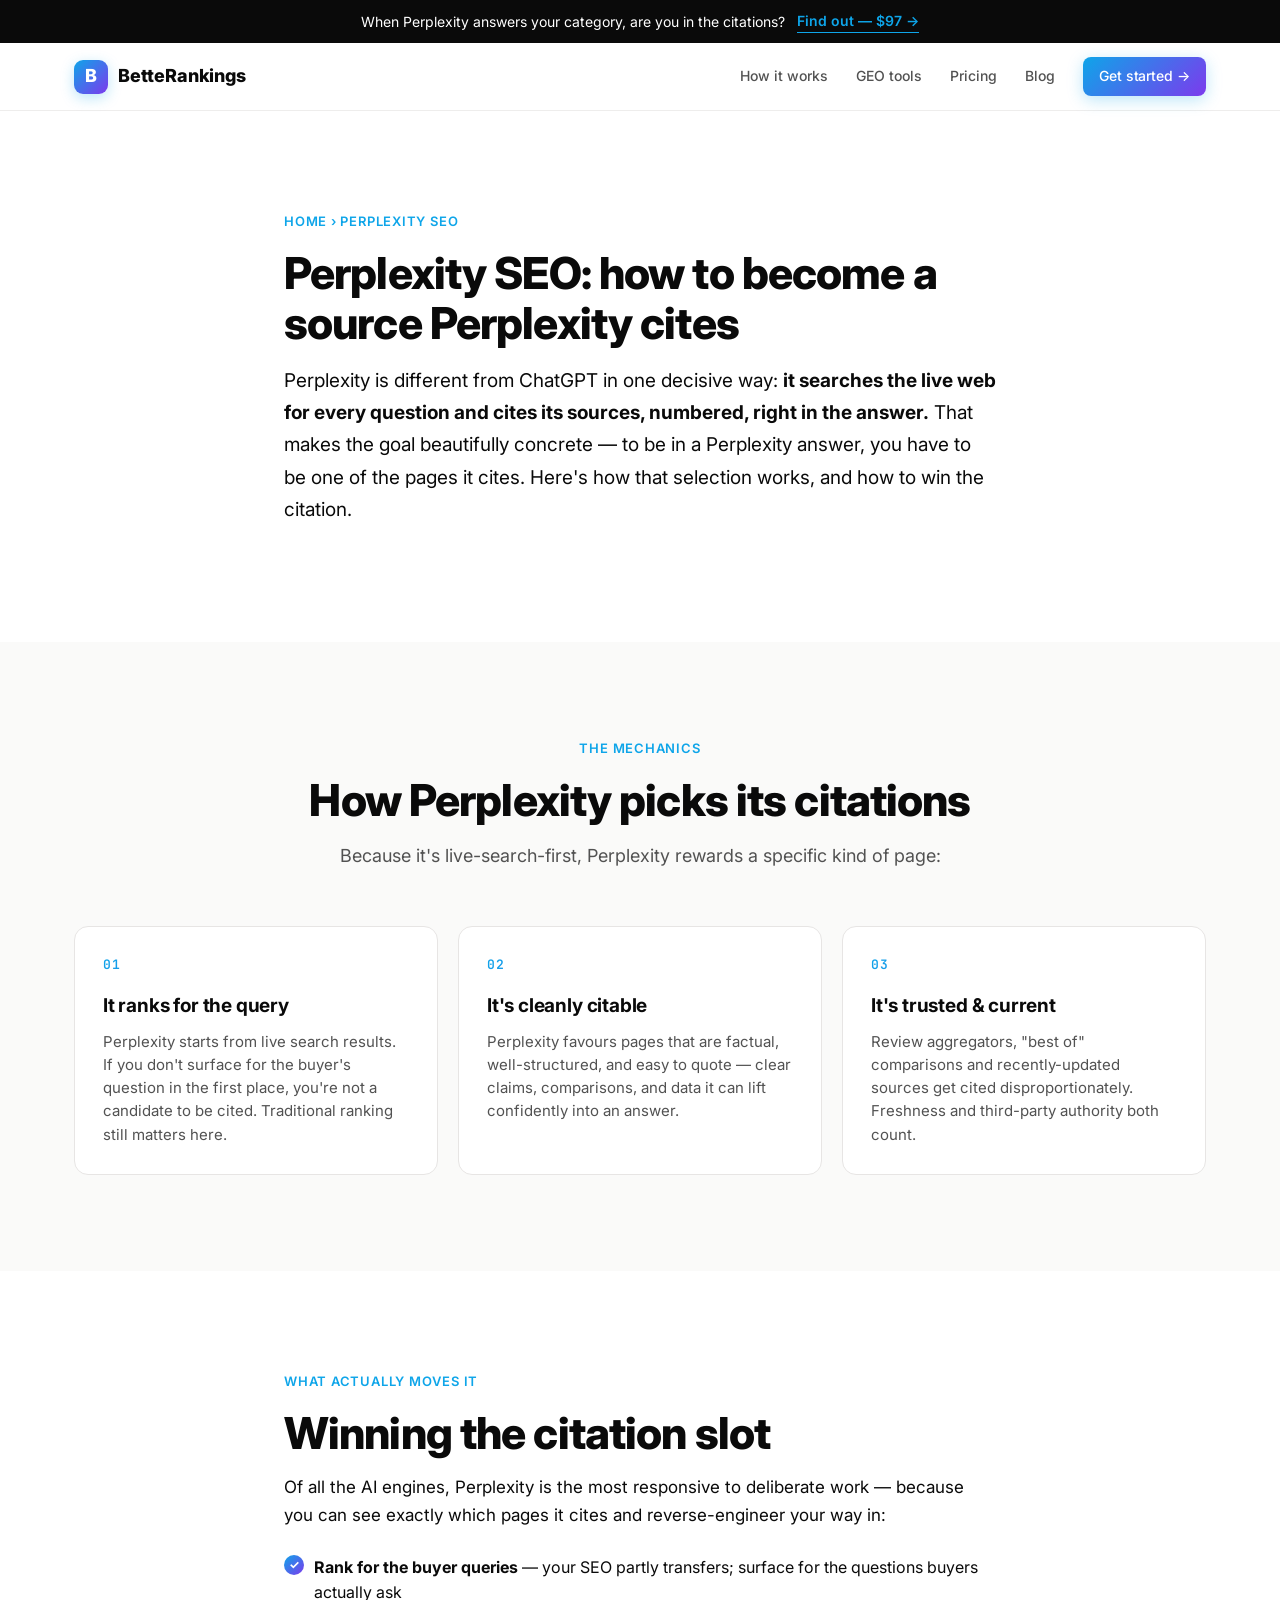
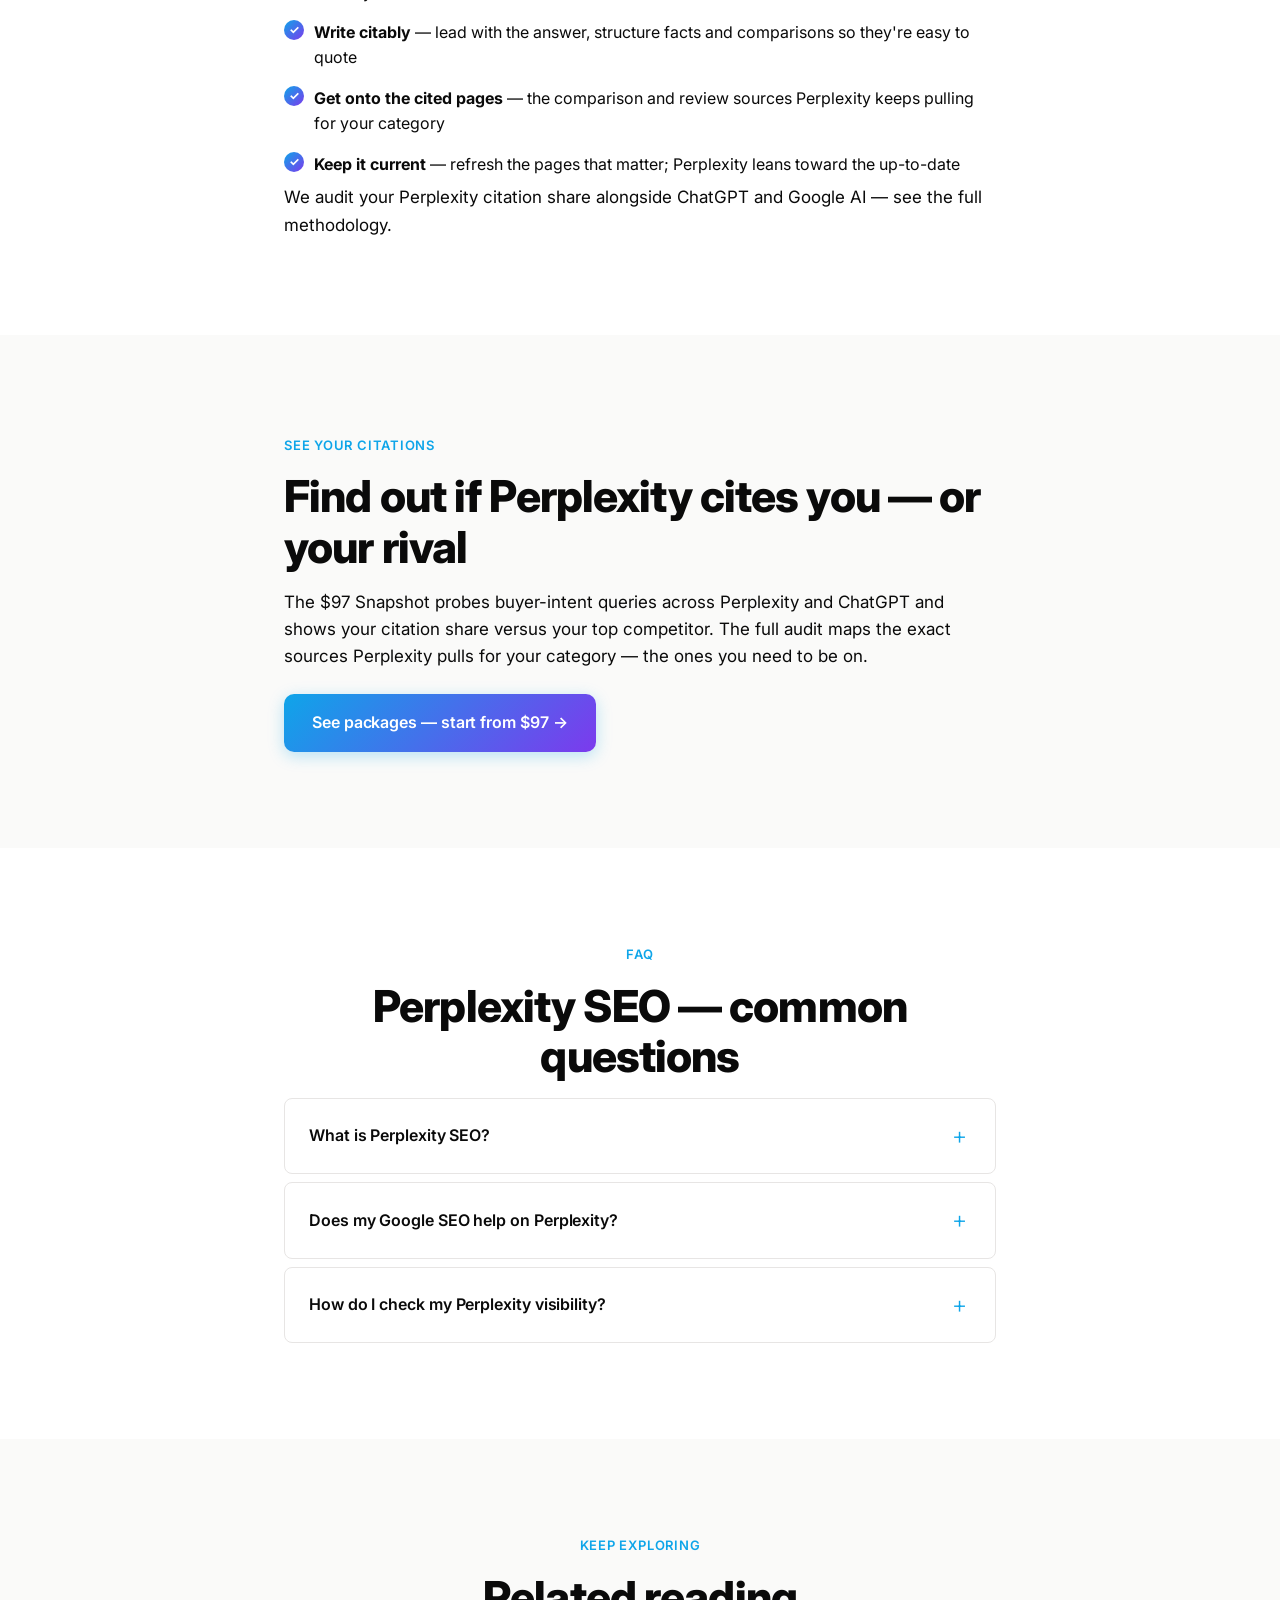
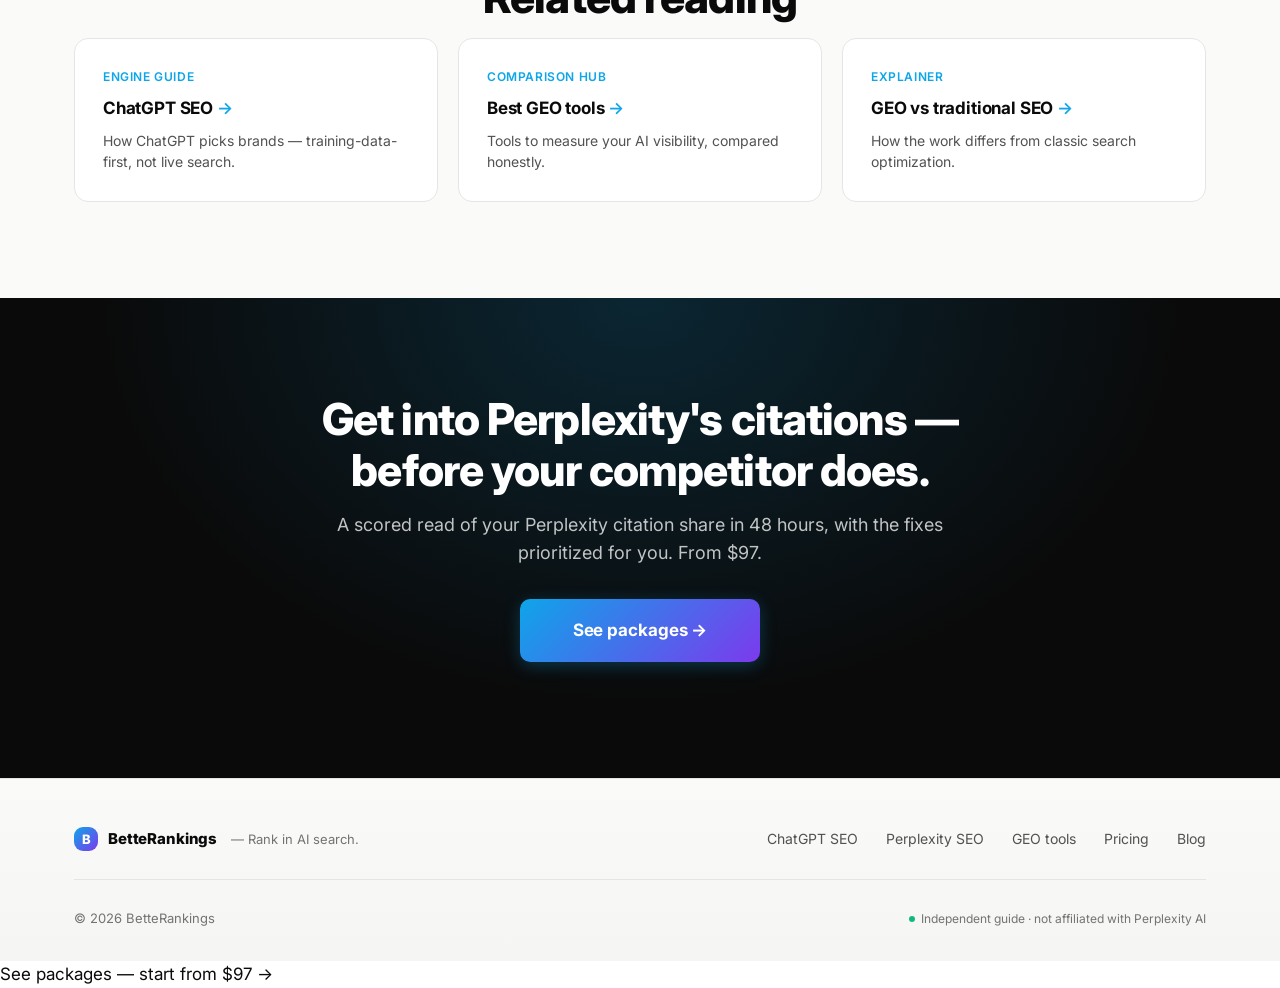
<file: perplexity-seo/index.html>
<!DOCTYPE html>
<html lang="en">
<head>
  <meta charset="UTF-8">
  <meta name="viewport" content="width=device-width, initial-scale=1.0">

  <title>Perplexity SEO: How to Get Cited by Perplexity in 2026 | BetteRankings</title>
  <meta name="description" content="Perplexity SEO explained: Perplexity answers with cited sources in real time, so the game is becoming a page it cites. Here's how — plus done-for-you audits from $97.">
  <meta name="keywords" content="Perplexity SEO, how to rank on Perplexity, get cited by Perplexity, Perplexity visibility, optimize for Perplexity, appear in Perplexity, Perplexity citations">
  <meta name="author" content="Nabin Thakur">
  <meta name="robots" content="index, follow, max-image-preview:large">
  <link rel="canonical" href="https://betterankings.com/perplexity-seo/">
  <meta name="theme-color" content="#0EA5E9">

  <meta property="og:type" content="article">
  <meta property="og:site_name" content="BetteRankings">
  <meta property="og:title" content="Perplexity SEO: How to Get Cited by Perplexity">
  <meta property="og:description" content="Perplexity answers with cited sources — so the game is becoming a page it cites. Here's how.">
  <meta property="og:url" content="https://betterankings.com/perplexity-seo/">
  <meta property="og:image" content="https://betterankings.com/assets/og-image.png">
  <meta property="og:locale" content="en_US">
  <meta name="twitter:card" content="summary_large_image">
  <meta name="twitter:title" content="Perplexity SEO: How to Get Cited by Perplexity">
  <meta name="twitter:description" content="Become a source Perplexity cites — the citation-first playbook.">
  <meta name="twitter:image" content="https://betterankings.com/assets/og-image.png">

  <link rel="icon" type="image/svg+xml" href="data:image/svg+xml,%3Csvg xmlns='http://www.w3.org/2000/svg' viewBox='0 0 100 100'%3E%3Cdefs%3E%3ClinearGradient id='g' x1='0' y1='0' x2='1' y2='1'%3E%3Cstop offset='0' stop-color='%230EA5E9'/%3E%3Cstop offset='1' stop-color='%237C3AED'/%3E%3C/linearGradient%3E%3C/defs%3E%3Crect width='100' height='100' rx='22' fill='url(%23g)'/%3E%3Ctext x='50' y='68' font-size='60' text-anchor='middle' fill='white' font-family='Arial' font-weight='800'%3EB%3C/text%3E%3C/svg%3E">

  <link rel="preconnect" href="https://fonts.googleapis.com">
  <link rel="preconnect" href="https://fonts.gstatic.com" crossorigin>
  <link href="https://fonts.googleapis.com/css2?family=Inter:wght@400;500;600;700;800;900&family=JetBrains+Mono:wght@400;600&display=swap" rel="stylesheet">
  <link rel="stylesheet" href="/styles.css">

  <script type="application/ld+json">
  {
    "@context": "https://schema.org",
    "@type": "Article",
    "headline": "Perplexity SEO: How to Get Cited by Perplexity in 2026",
    "description": "How Perplexity selects the sources it cites, and how to become one of them for your category's buyer queries.",
    "author": {"@type": "Person", "name": "Nabin Thakur", "url": "https://www.linkedin.com/in/nabinkumarseospecialist/"},
    "publisher": {"@type": "Organization", "name": "BetteRankings", "logo": {"@type": "ImageObject", "url": "https://betterankings.com/assets/logo.png"}},
    "datePublished": "2026-06-13",
    "dateModified": "2026-06-13",
    "mainEntityOfPage": "https://betterankings.com/perplexity-seo/"
  }
  </script>
  <script type="application/ld+json">
  {
    "@context": "https://schema.org",
    "@type": "FAQPage",
    "mainEntity": [
      {"@type": "Question", "name": "What is Perplexity SEO?", "acceptedAnswer": {"@type": "Answer", "text": "Perplexity SEO is optimizing to become one of the sources Perplexity cites in its answers. Unlike ChatGPT, Perplexity searches the live web for every query and shows numbered citations — so the goal is being a page it pulls and links."}},
      {"@type": "Question", "name": "How does Perplexity choose its sources?", "acceptedAnswer": {"@type": "Answer", "text": "Perplexity runs a live search, then synthesizes an answer from the pages it judges most relevant and trustworthy, citing them inline. So ranking for the buyer query, being clearly citable (factual, well-structured, current), and appearing on the comparison and review pages it favours all matter."}},
      {"@type": "Question", "name": "Is Perplexity SEO the same as Google SEO?", "acceptedAnswer": {"@type": "Answer", "text": "It's the closest of the AI engines to traditional SEO, because Perplexity relies on live search — so good rankings help. But the target is the citation slot, which rewards clear, factual, well-structured content and presence on the sources Perplexity trusts, not just a high blue-link position."}}
    ]
  }
  </script>
  <script type="application/ld+json">
  {
    "@context": "https://schema.org",
    "@type": "BreadcrumbList",
    "itemListElement": [
      {"@type": "ListItem", "position": 1, "name": "Home", "item": "https://betterankings.com/"},
      {"@type": "ListItem", "position": 2, "name": "Perplexity SEO", "item": "https://betterankings.com/perplexity-seo/"}
    ]
  }
  </script>
</head>
<body>

  <div class="announce-bar" role="banner">
    <span>When Perplexity answers your category, are you in the citations?</span>
    <a href="/#pricing">Find out — $97 →</a>
  </div>

  <header class="site-header">
    <div class="container header-inner">
      <a href="/" class="logo" aria-label="BetteRankings home">
        <span class="logo-mark" aria-hidden="true">B</span>
        <span class="logo-text">BetteRankings</span>
      </a>
      <nav class="nav" aria-label="Primary">
        <a href="/#how">How it works</a>
        <a href="/best-geo-tools/">GEO tools</a>
        <a href="/#pricing">Pricing</a>
        <a href="/blog/">Blog</a>
        <a href="/#pricing" class="btn btn-sm btn-primary">Get started →</a>
      </nav>
    </div>
  </header>

  <main>

  <section class="section">
    <div class="container narrow">
      <nav aria-label="Breadcrumb" class="section-eyebrow"><a href="/">Home</a> › Perplexity SEO</nav>
      <h1 class="section-title">Perplexity SEO: how to become a source Perplexity cites</h1>
      <p class="lead">Perplexity is different from ChatGPT in one decisive way: <strong>it searches the live web for every question and cites its sources, numbered, right in the answer.</strong> That makes the goal beautifully concrete — to be in a Perplexity answer, you have to be one of the pages it cites. Here's how that selection works, and how to win the citation.</p>
    </div>
  </section>

  <section class="section section-alt">
    <div class="container">
      <div class="section-eyebrow centered">The mechanics</div>
      <h2 class="section-title centered">How Perplexity picks its citations</h2>
      <p class="section-sub centered">Because it's live-search-first, Perplexity rewards a specific kind of page:</p>
      <div class="metrics-grid">
        <article class="metric-card">
          <div class="metric-num">01</div>
          <h3>It ranks for the query</h3>
          <p>Perplexity starts from live search results. If you don't surface for the buyer's question in the first place, you're not a candidate to be cited. Traditional ranking still matters here.</p>
        </article>
        <article class="metric-card">
          <div class="metric-num">02</div>
          <h3>It's cleanly citable</h3>
          <p>Perplexity favours pages that are factual, well-structured, and easy to quote — clear claims, comparisons, and data it can lift confidently into an answer.</p>
        </article>
        <article class="metric-card">
          <div class="metric-num">03</div>
          <h3>It's trusted &amp; current</h3>
          <p>Review aggregators, "best of" comparisons and recently-updated sources get cited disproportionately. Freshness and third-party authority both count.</p>
        </article>
      </div>
    </div>
  </section>

  <section class="section">
    <div class="container narrow">
      <div class="section-eyebrow">What actually moves it</div>
      <h2 class="section-title">Winning the citation slot</h2>
      <p>Of all the AI engines, Perplexity is the most responsive to deliberate work — because you can see exactly which pages it cites and reverse-engineer your way in:</p>
      <ul class="check-list">
        <li><strong>Rank for the buyer queries</strong> — your SEO partly transfers; surface for the questions buyers actually ask</li>
        <li><strong>Write citably</strong> — lead with the answer, structure facts and comparisons so they're easy to quote</li>
        <li><strong>Get onto the cited pages</strong> — the comparison and review sources Perplexity keeps pulling for your category</li>
        <li><strong>Keep it current</strong> — refresh the pages that matter; Perplexity leans toward the up-to-date</li>
      </ul>
      <p>We audit your Perplexity citation share alongside <a href="/chatgpt-seo/">ChatGPT</a> and Google AI — see the <a href="/best-geo-tools/">full methodology</a>.</p>
    </div>
  </section>

  <section class="section section-alt">
    <div class="container narrow">
      <div class="section-eyebrow">See your citations</div>
      <h2 class="section-title">Find out if Perplexity cites you — or your rival</h2>
      <p>The $97 Snapshot probes buyer-intent queries across Perplexity and ChatGPT and shows your citation share versus your top competitor. The full audit maps the exact sources Perplexity pulls for your category — the ones you need to be on.</p>
      <p style="margin-top:24px;"><a href="/#pricing" class="btn btn-primary btn-lg">See packages — start from $97 →</a></p>
    </div>
  </section>

  <section class="section">
    <div class="container narrow">
      <div class="section-eyebrow centered">FAQ</div>
      <h2 class="section-title centered">Perplexity SEO — common questions</h2>
      <div class="faq-list">
        <details class="faq-item"><summary>What is Perplexity SEO?</summary><p>Optimizing to become one of the sources Perplexity cites in its answers — a form of <a href="/blog/what-is-geo.html">Generative Engine Optimization</a> focused on the citation slot.</p></details>
        <details class="faq-item"><summary>Does my Google SEO help on Perplexity?</summary><p>Partly, yes — Perplexity uses live search, so ranking for the query makes you a citation candidate. But the citation rewards clear, factual, quotable content. More on the difference: <a href="/blog/geo-vs-traditional-seo.html">GEO vs traditional SEO</a>.</p></details>
        <details class="faq-item"><summary>How do I check my Perplexity visibility?</summary><p>Ask Perplexity your category's buyer questions and see who gets cited (<a href="/blog/how-to-check-chatgpt-mentions-your-brand.html">here's the method</a>). Or get a scored read across engines with the $97 Snapshot.</p></details>
      </div>
    </div>
  </section>

  <section class="section section-alt">
    <div class="container">
      <div class="section-eyebrow centered">Keep exploring</div>
      <h2 class="section-title centered">Related reading</h2>
      <div class="metrics-grid">
        <a class="metric-card link-card" href="/chatgpt-seo/"><div class="lc-kicker">Engine guide</div><h3>ChatGPT SEO <span class="lc-arrow">&rarr;</span></h3><p>How ChatGPT picks brands — training-data-first, not live search.</p></a>
        <a class="metric-card link-card" href="/best-geo-tools/"><div class="lc-kicker">Comparison hub</div><h3>Best GEO tools <span class="lc-arrow">&rarr;</span></h3><p>Tools to measure your AI visibility, compared honestly.</p></a>
        <a class="metric-card link-card" href="/blog/geo-vs-traditional-seo.html"><div class="lc-kicker">Explainer</div><h3>GEO vs traditional SEO <span class="lc-arrow">&rarr;</span></h3><p>How the work differs from classic search optimization.</p></a>
      </div>
    </div>
  </section>

  <section id="final-cta" class="section section-dark">
    <div class="container narrow">
      <div class="cta-stack">
        <h2 class="section-title light">Get into Perplexity's citations — before your competitor does.</h2>
        <p class="section-sub light">A scored read of your Perplexity citation share in 48 hours, with the fixes prioritized for you. From $97.</p>
        <a href="/#pricing" class="btn btn-primary btn-lg cta-stack-btn">See packages →</a>
      </div>
    </div>
  </section>

  </main>

  <footer class="site-footer">
    <div class="container">
      <div class="footer-inner">
        <div class="footer-brand">
          <span class="logo-mark small" aria-hidden="true">B</span>
          <strong>BetteRankings</strong>
          <span class="footer-tag">— Rank in AI search.</span>
        </div>
        <nav class="footer-nav" aria-label="Footer">
          <a href="/chatgpt-seo/">ChatGPT SEO</a>
          <a href="/perplexity-seo/">Perplexity SEO</a>
          <a href="/best-geo-tools/">GEO tools</a>
          <a href="/#pricing">Pricing</a>
          <a href="/blog/">Blog</a>
        </nav>
      </div>
      <div class="footer-copy">
        <span class="footer-copy-left">© 2026 BetteRankings</span>
        <span class="footer-trust-mini"><span class="dot"></span> Independent guide · not affiliated with Perplexity AI</span>
      </div>
    </div>
  </footer>

  <a href="/#pricing" class="mobile-sticky-cta" aria-label="See pricing">
    <span>See packages — start from $97 →</span>
  </a>

  <script src="/script.js"></script>
</body>
</html>
</file>
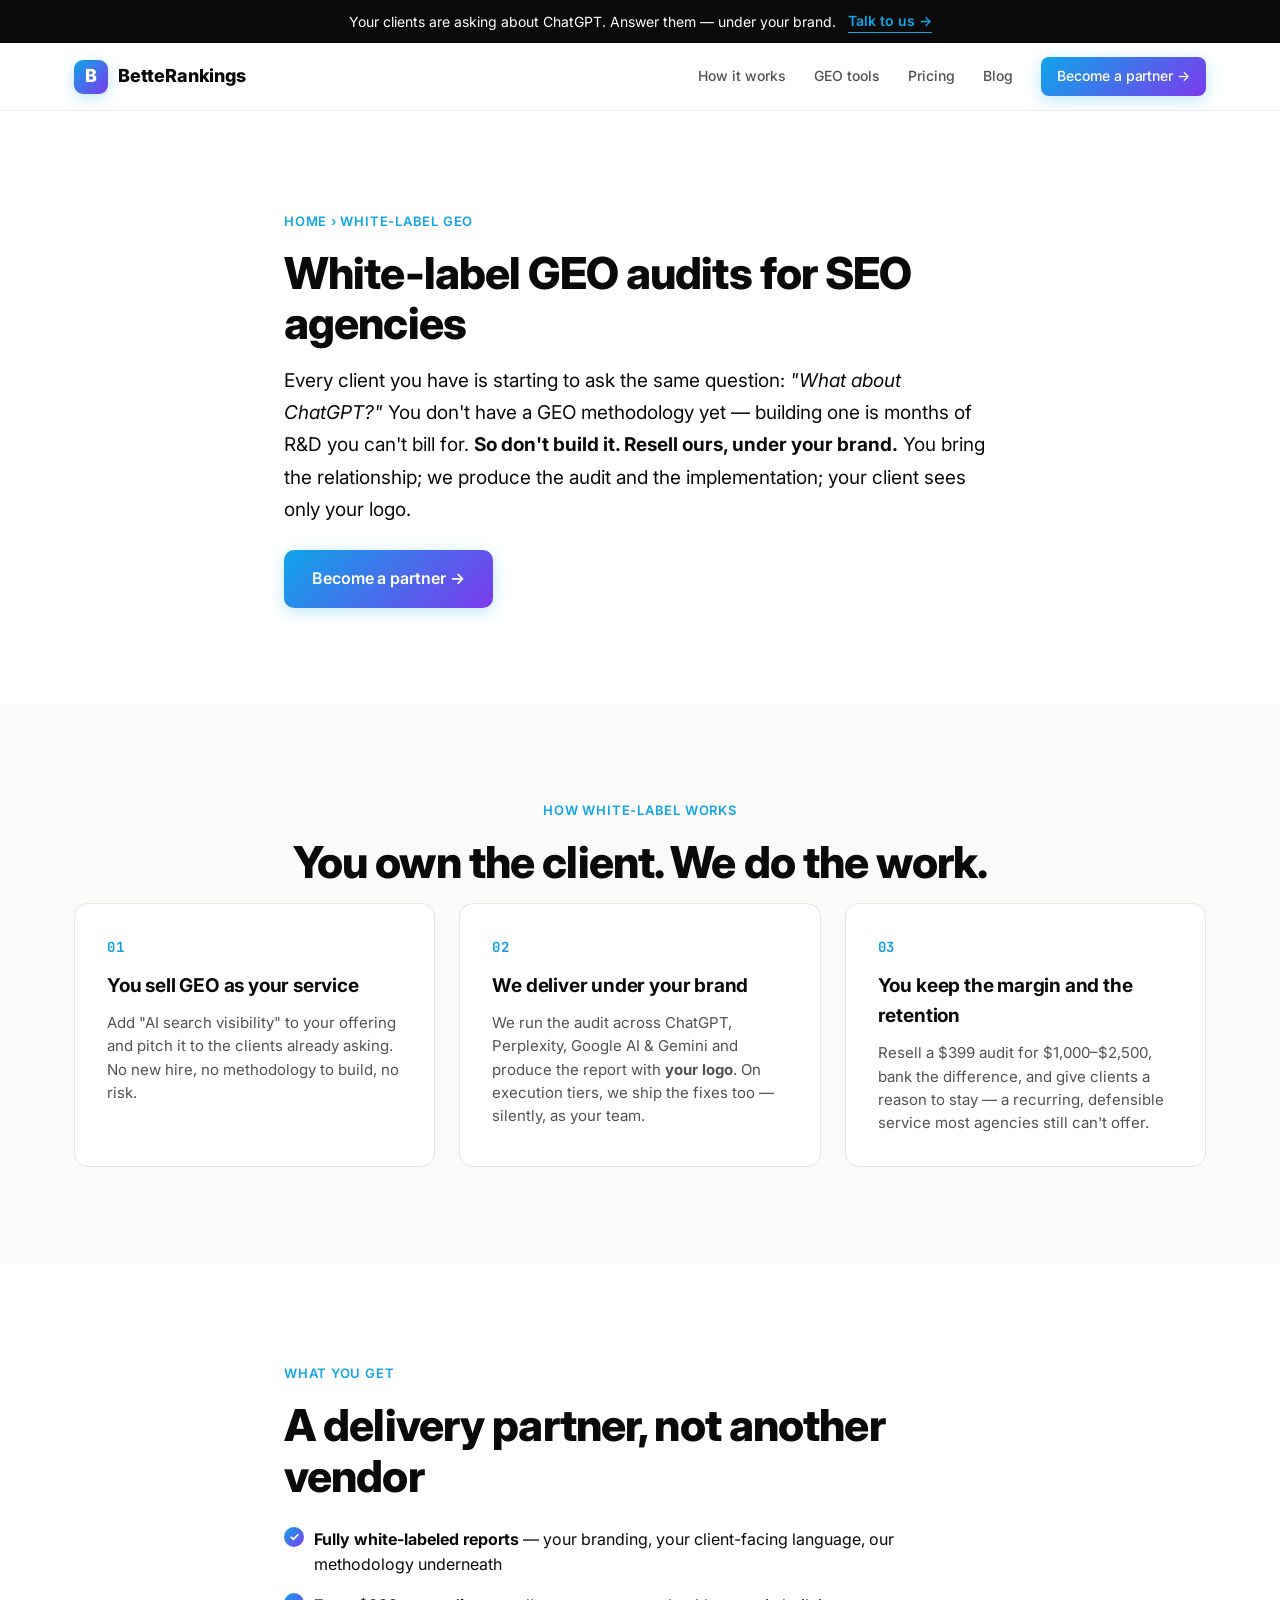
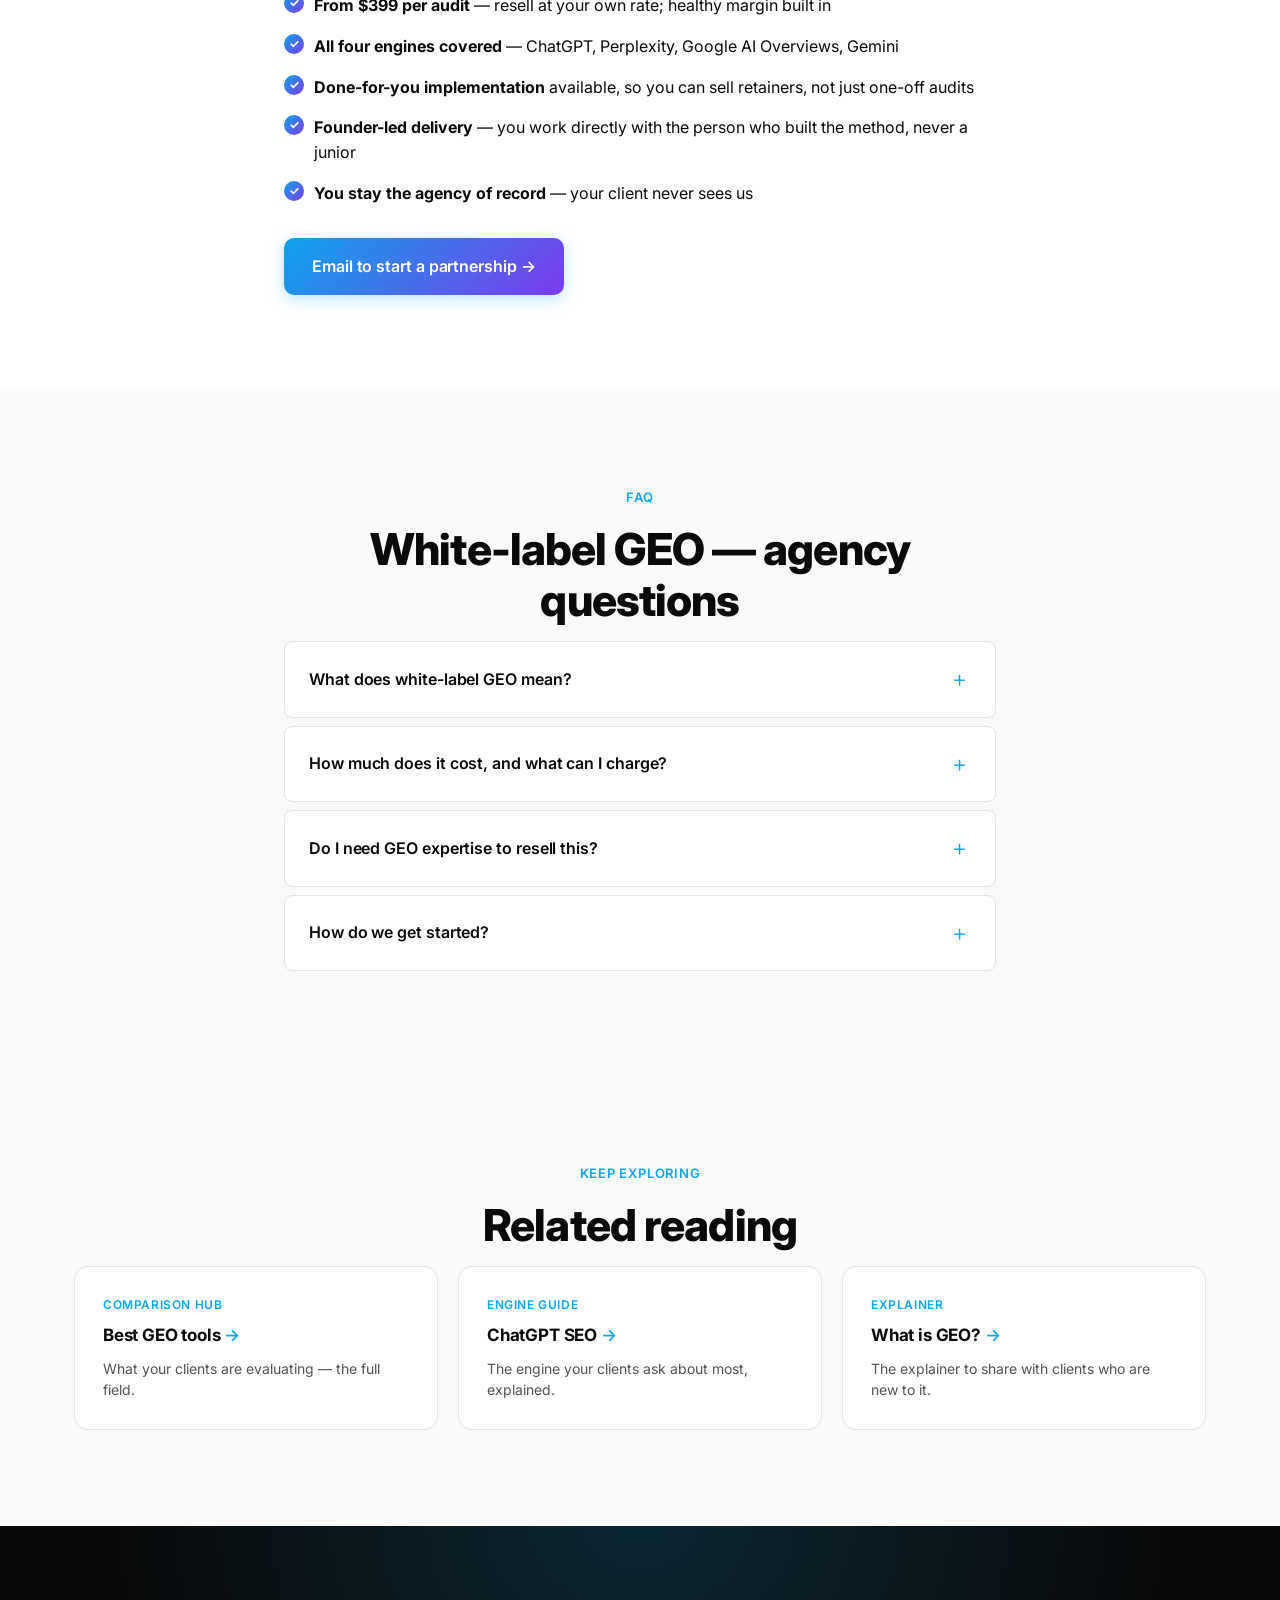
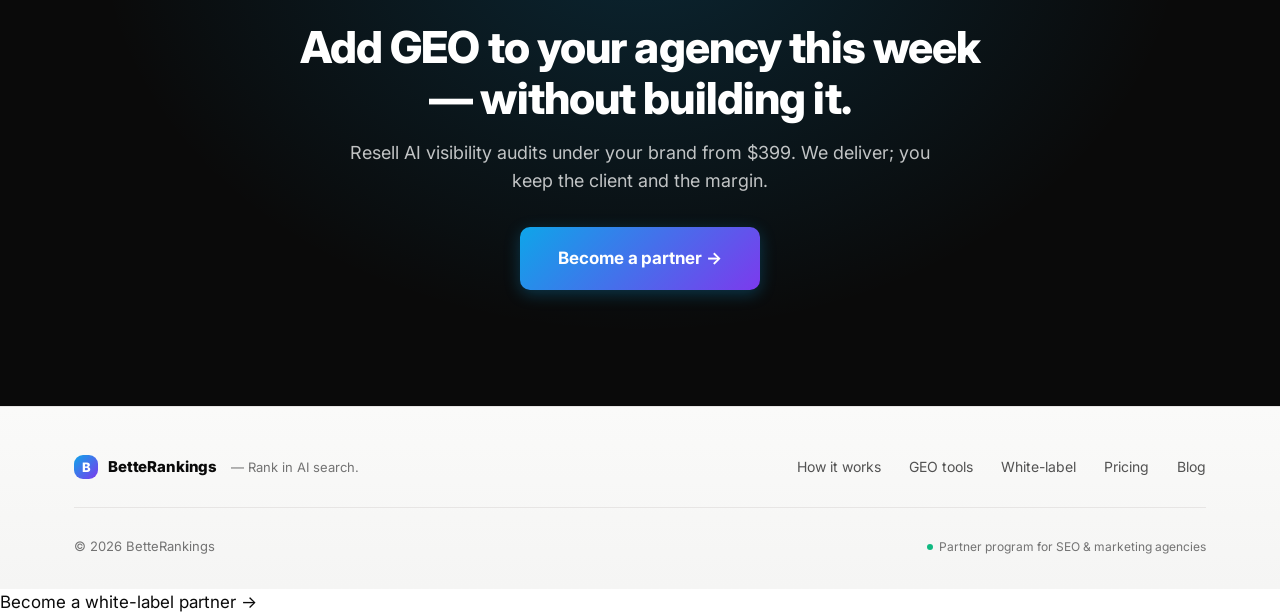
<file: white-label-geo/index.html>
<!DOCTYPE html>
<html lang="en">
<head>
  <meta charset="UTF-8">
  <meta name="viewport" content="width=device-width, initial-scale=1.0">

  <title>White-Label GEO for SEO Agencies — Resell AI Visibility Audits | BetteRankings</title>
  <meta name="description" content="White-label GEO and AI visibility audits for SEO agencies. Offer Generative Engine Optimization under your own brand from $399/audit — we do the work, you keep the client and the margin.">
  <meta name="keywords" content="white label GEO, white label AI visibility audit, GEO reseller, GEO for agencies, white label generative engine optimization, resell AI SEO, white label AEO">
  <meta name="author" content="Nabin Thakur">
  <meta name="robots" content="index, follow, max-image-preview:large">
  <link rel="canonical" href="https://betterankings.com/white-label-geo/">
  <meta name="theme-color" content="#0EA5E9">

  <meta property="og:type" content="article">
  <meta property="og:site_name" content="BetteRankings">
  <meta property="og:title" content="White-Label GEO for SEO Agencies — Resell AI Visibility Audits">
  <meta property="og:description" content="Offer Generative Engine Optimization under your own brand from $399/audit. We do the work, you keep the client and the margin.">
  <meta property="og:url" content="https://betterankings.com/white-label-geo/">
  <meta property="og:image" content="https://betterankings.com/assets/og-image.png">
  <meta property="og:locale" content="en_US">
  <meta name="twitter:card" content="summary_large_image">
  <meta name="twitter:title" content="White-Label GEO for SEO Agencies">
  <meta name="twitter:description" content="Resell AI visibility audits under your brand from $399. We deliver, you keep the margin.">
  <meta name="twitter:image" content="https://betterankings.com/assets/og-image.png">

  <link rel="icon" type="image/svg+xml" href="data:image/svg+xml,%3Csvg xmlns='http://www.w3.org/2000/svg' viewBox='0 0 100 100'%3E%3Cdefs%3E%3ClinearGradient id='g' x1='0' y1='0' x2='1' y2='1'%3E%3Cstop offset='0' stop-color='%230EA5E9'/%3E%3Cstop offset='1' stop-color='%237C3AED'/%3E%3C/linearGradient%3E%3C/defs%3E%3Crect width='100' height='100' rx='22' fill='url(%23g)'/%3E%3Ctext x='50' y='68' font-size='60' text-anchor='middle' fill='white' font-family='Arial' font-weight='800'%3EB%3C/text%3E%3C/svg%3E">

  <link rel="preconnect" href="https://fonts.googleapis.com">
  <link rel="preconnect" href="https://fonts.gstatic.com" crossorigin>
  <link href="https://fonts.googleapis.com/css2?family=Inter:wght@400;500;600;700;800;900&family=JetBrains+Mono:wght@400;600&display=swap" rel="stylesheet">
  <link rel="stylesheet" href="/styles.css">

  <script type="application/ld+json">
  {
    "@context": "https://schema.org",
    "@type": "Service",
    "name": "White-Label GEO Audits",
    "serviceType": "White-label Generative Engine Optimization",
    "provider": {"@type": "Organization", "name": "BetteRankings", "url": "https://betterankings.com"},
    "description": "White-label AI visibility audits and Generative Engine Optimization for SEO agencies, delivered under the agency's own brand from $399 per audit.",
    "areaServed": ["United States", "United Kingdom", "Canada", "Australia"],
    "offers": {"@type": "Offer", "price": "399", "priceCurrency": "USD", "description": "White-label audit, per-audit pricing from $399"}
  }
  </script>
  <script type="application/ld+json">
  {
    "@context": "https://schema.org",
    "@type": "FAQPage",
    "mainEntity": [
      {"@type": "Question", "name": "What does white-label GEO mean?", "acceptedAnswer": {"@type": "Answer", "text": "We run the AI visibility audit and Generative Engine Optimization work; you deliver it to your client under your own agency brand. The report carries your logo, not ours. Your client never sees BetteRankings."}},
      {"@type": "Question", "name": "How much does white-label GEO cost for agencies?", "acceptedAnswer": {"@type": "Answer", "text": "White-label audits start at $399, so you can resell at your own margin — typically $1,000–$2,500 to the end client. Volume and retainer terms are available for agencies running multiple audits a month."}},
      {"@type": "Question", "name": "Do I need GEO expertise to resell this?", "acceptedAnswer": {"@type": "Answer", "text": "No. That's the point. You bring the client relationship; we bring the methodology and the delivery. You position GEO as a service, we produce it under your brand, you keep the margin and the retention."}}
    ]
  }
  </script>
  <script type="application/ld+json">
  {
    "@context": "https://schema.org",
    "@type": "BreadcrumbList",
    "itemListElement": [
      {"@type": "ListItem", "position": 1, "name": "Home", "item": "https://betterankings.com/"},
      {"@type": "ListItem", "position": 2, "name": "White-Label GEO", "item": "https://betterankings.com/white-label-geo/"}
    ]
  }
  </script>
</head>
<body>

  <div class="announce-bar" role="banner">
    <span>Your clients are asking about ChatGPT. Answer them — under your brand.</span>
    <a href="mailto:hello@betterankings.com?subject=White-label%20GEO%20enquiry">Talk to us →</a>
  </div>

  <header class="site-header">
    <div class="container header-inner">
      <a href="/" class="logo" aria-label="BetteRankings home">
        <span class="logo-mark" aria-hidden="true">B</span>
        <span class="logo-text">BetteRankings</span>
      </a>
      <nav class="nav" aria-label="Primary">
        <a href="/#how">How it works</a>
        <a href="/best-geo-tools/">GEO tools</a>
        <a href="/#pricing">Pricing</a>
        <a href="/blog/">Blog</a>
        <a href="mailto:hello@betterankings.com?subject=White-label%20GEO%20enquiry" class="btn btn-sm btn-primary">Become a partner →</a>
      </nav>
    </div>
  </header>

  <main>

  <section class="section">
    <div class="container narrow">
      <nav aria-label="Breadcrumb" class="section-eyebrow"><a href="/">Home</a> › White-label GEO</nav>
      <h1 class="section-title">White-label GEO audits for SEO agencies</h1>
      <p class="lead">Every client you have is starting to ask the same question: <em>"What about ChatGPT?"</em> You don't have a GEO methodology yet — building one is months of R&amp;D you can't bill for. <strong>So don't build it. Resell ours, under your brand.</strong> You bring the relationship; we produce the audit and the implementation; your client sees only your logo.</p>
      <p style="margin-top:24px;"><a href="mailto:hello@betterankings.com?subject=White-label%20GEO%20enquiry" class="btn btn-primary btn-lg">Become a partner →</a></p>
    </div>
  </section>

  <section class="section section-alt">
    <div class="container">
      <div class="section-eyebrow centered">How white-label works</div>
      <h2 class="section-title centered">You own the client. We do the work.</h2>
      <div class="steps-grid">
        <div class="step">
          <div class="step-num">01</div>
          <h3>You sell GEO as your service</h3>
          <p>Add "AI search visibility" to your offering and pitch it to the clients already asking. No new hire, no methodology to build, no risk.</p>
        </div>
        <div class="step">
          <div class="step-num">02</div>
          <h3>We deliver under your brand</h3>
          <p>We run the audit across ChatGPT, Perplexity, Google AI &amp; Gemini and produce the report with <strong>your logo</strong>. On execution tiers, we ship the fixes too — silently, as your team.</p>
        </div>
        <div class="step">
          <div class="step-num">03</div>
          <h3>You keep the margin and the retention</h3>
          <p>Resell a $399 audit for $1,000–$2,500, bank the difference, and give clients a reason to stay — a recurring, defensible service most agencies still can't offer.</p>
        </div>
      </div>
    </div>
  </section>

  <section class="section">
    <div class="container narrow">
      <div class="section-eyebrow">What you get</div>
      <h2 class="section-title">A delivery partner, not another vendor</h2>
      <ul class="check-list">
        <li><strong>Fully white-labeled reports</strong> — your branding, your client-facing language, our methodology underneath</li>
        <li><strong>From $399 per audit</strong> — resell at your own rate; healthy margin built in</li>
        <li><strong>All four engines covered</strong> — ChatGPT, Perplexity, Google AI Overviews, Gemini</li>
        <li><strong>Done-for-you implementation</strong> available, so you can sell retainers, not just one-off audits</li>
        <li><strong>Founder-led delivery</strong> — you work directly with the person who built the method, never a junior</li>
        <li><strong>You stay the agency of record</strong> — your client never sees us</li>
      </ul>
      <p style="margin-top:24px;"><a href="mailto:hello@betterankings.com?subject=White-label%20GEO%20partner%20enquiry" class="btn btn-primary btn-lg">Email to start a partnership →</a></p>
    </div>
  </section>

  <section class="section section-alt">
    <div class="container narrow">
      <div class="section-eyebrow centered">FAQ</div>
      <h2 class="section-title centered">White-label GEO — agency questions</h2>
      <div class="faq-list">
        <details class="faq-item"><summary>What does white-label GEO mean?</summary><p>We run the AI visibility audit and the optimization work; you deliver it to your client under your own brand. The report carries your logo — your client never sees BetteRankings. Curious what the work involves? See our <a href="/best-geo-tools/">GEO tools overview</a> and <a href="/blog/what-is-geo.html">GEO explainer</a>.</p></details>
        <details class="faq-item"><summary>How much does it cost, and what can I charge?</summary><p>White-label audits start at $399. Agencies typically resell at $1,000–$2,500 per audit, plus retainers for ongoing implementation. Volume terms available.</p></details>
        <details class="faq-item"><summary>Do I need GEO expertise to resell this?</summary><p>No — that's the value. You bring the client; we bring the methodology and the delivery. You add a high-margin service overnight without hiring or training.</p></details>
        <details class="faq-item"><summary>How do we get started?</summary><p>Email <a href="mailto:hello@betterankings.com?subject=White-label%20GEO%20partner%20enquiry">hello@betterankings.com</a> with a bit about your agency and the clients you'd run this for. We'll set up your partner terms and run a first audit.</p></details>
      </div>
    </div>
  </section>

  <section class="section section-alt">
    <div class="container">
      <div class="section-eyebrow centered">Keep exploring</div>
      <h2 class="section-title centered">Related reading</h2>
      <div class="metrics-grid">
        <a class="metric-card link-card" href="/best-geo-tools/"><div class="lc-kicker">Comparison hub</div><h3>Best GEO tools <span class="lc-arrow">&rarr;</span></h3><p>What your clients are evaluating — the full field.</p></a>
        <a class="metric-card link-card" href="/chatgpt-seo/"><div class="lc-kicker">Engine guide</div><h3>ChatGPT SEO <span class="lc-arrow">&rarr;</span></h3><p>The engine your clients ask about most, explained.</p></a>
        <a class="metric-card link-card" href="/blog/what-is-geo.html"><div class="lc-kicker">Explainer</div><h3>What is GEO? <span class="lc-arrow">&rarr;</span></h3><p>The explainer to share with clients who are new to it.</p></a>
      </div>
    </div>
  </section>

  <section id="final-cta" class="section section-dark">
    <div class="container narrow">
      <div class="cta-stack">
        <h2 class="section-title light">Add GEO to your agency this week — without building it.</h2>
        <p class="section-sub light">Resell AI visibility audits under your brand from $399. We deliver; you keep the client and the margin.</p>
        <a href="mailto:hello@betterankings.com?subject=White-label%20GEO%20partner%20enquiry" class="btn btn-primary btn-lg cta-stack-btn">Become a partner →</a>
      </div>
    </div>
  </section>

  </main>

  <footer class="site-footer">
    <div class="container">
      <div class="footer-inner">
        <div class="footer-brand">
          <span class="logo-mark small" aria-hidden="true">B</span>
          <strong>BetteRankings</strong>
          <span class="footer-tag">— Rank in AI search.</span>
        </div>
        <nav class="footer-nav" aria-label="Footer">
          <a href="/#how">How it works</a>
          <a href="/best-geo-tools/">GEO tools</a>
          <a href="/white-label-geo/">White-label</a>
          <a href="/#pricing">Pricing</a>
          <a href="/blog/">Blog</a>
        </nav>
      </div>
      <div class="footer-copy">
        <span class="footer-copy-left">© 2026 BetteRankings</span>
        <span class="footer-trust-mini"><span class="dot"></span> Partner program for SEO &amp; marketing agencies</span>
      </div>
    </div>
  </footer>

  <a href="mailto:hello@betterankings.com?subject=White-label%20GEO%20partner%20enquiry" class="mobile-sticky-cta" aria-label="Become a partner">
    <span>Become a white-label partner →</span>
  </a>

  <script src="/script.js"></script>
</body>
</html>
</file>
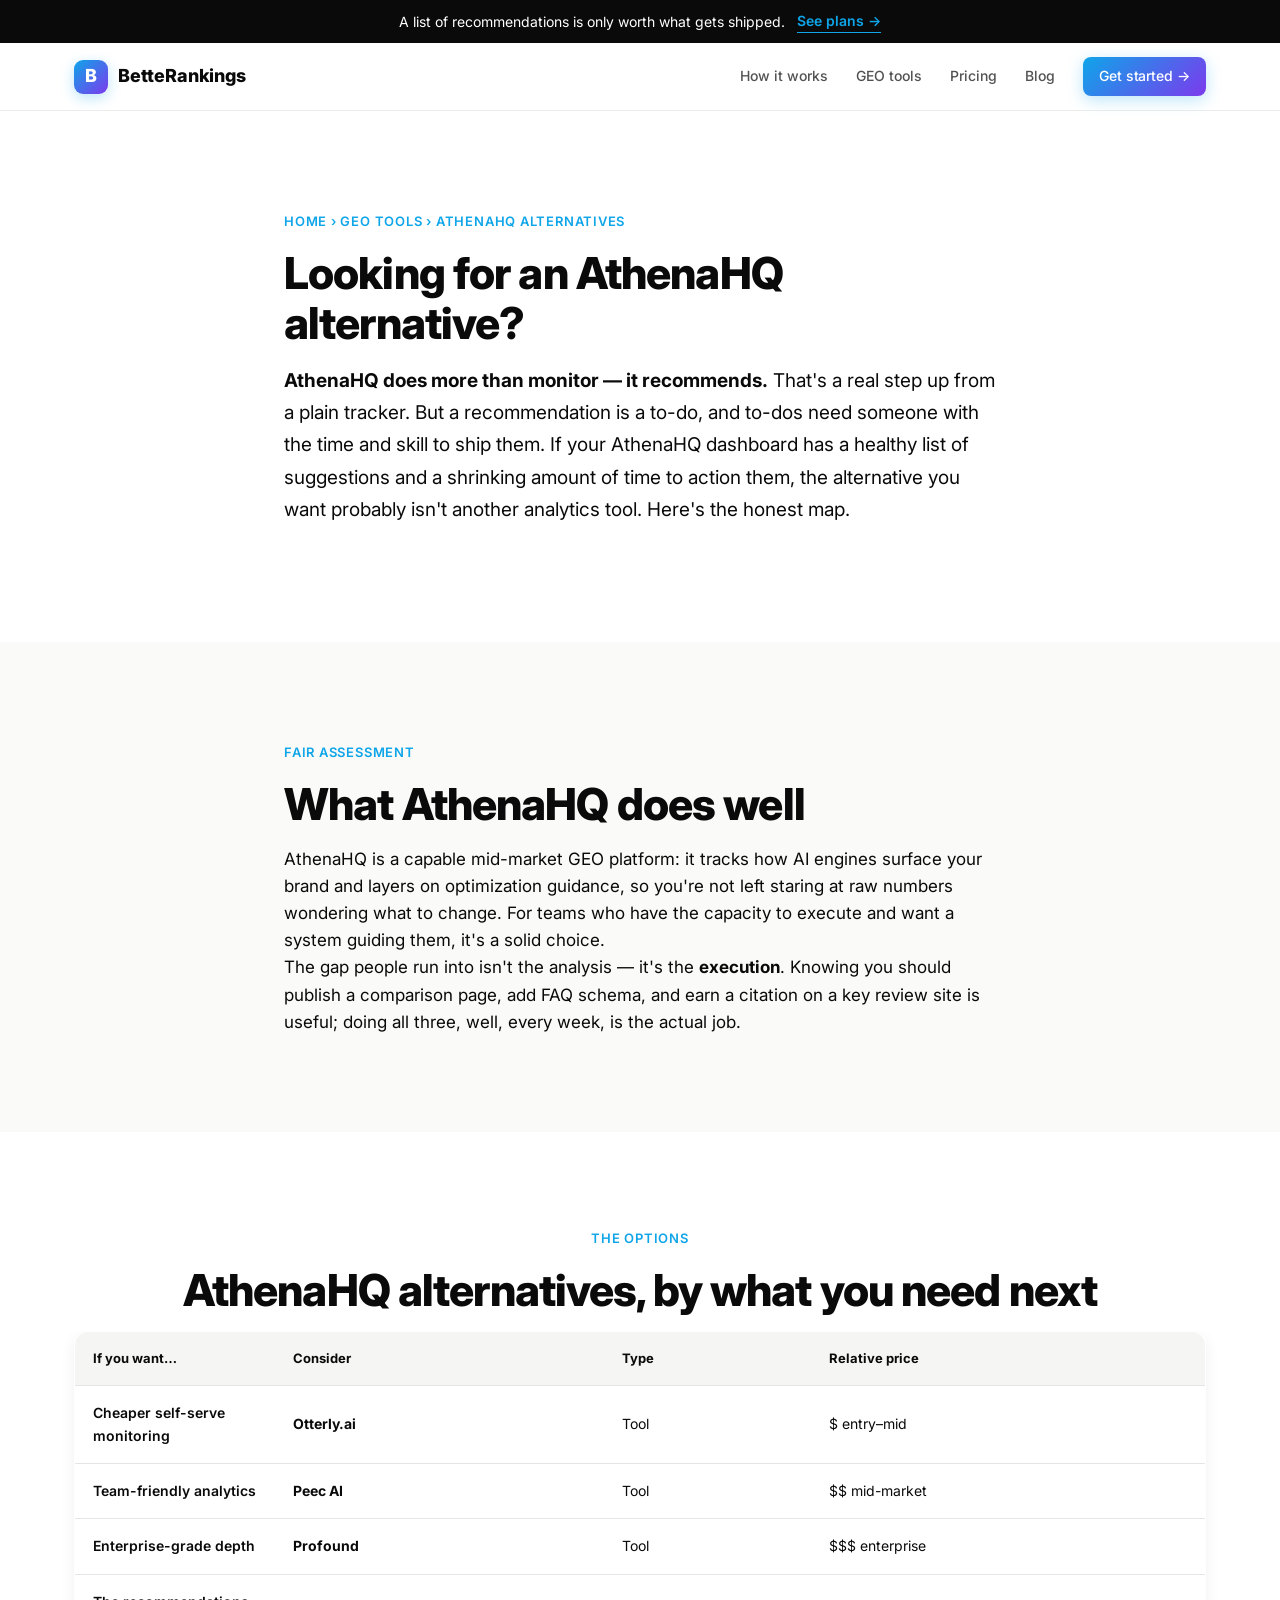
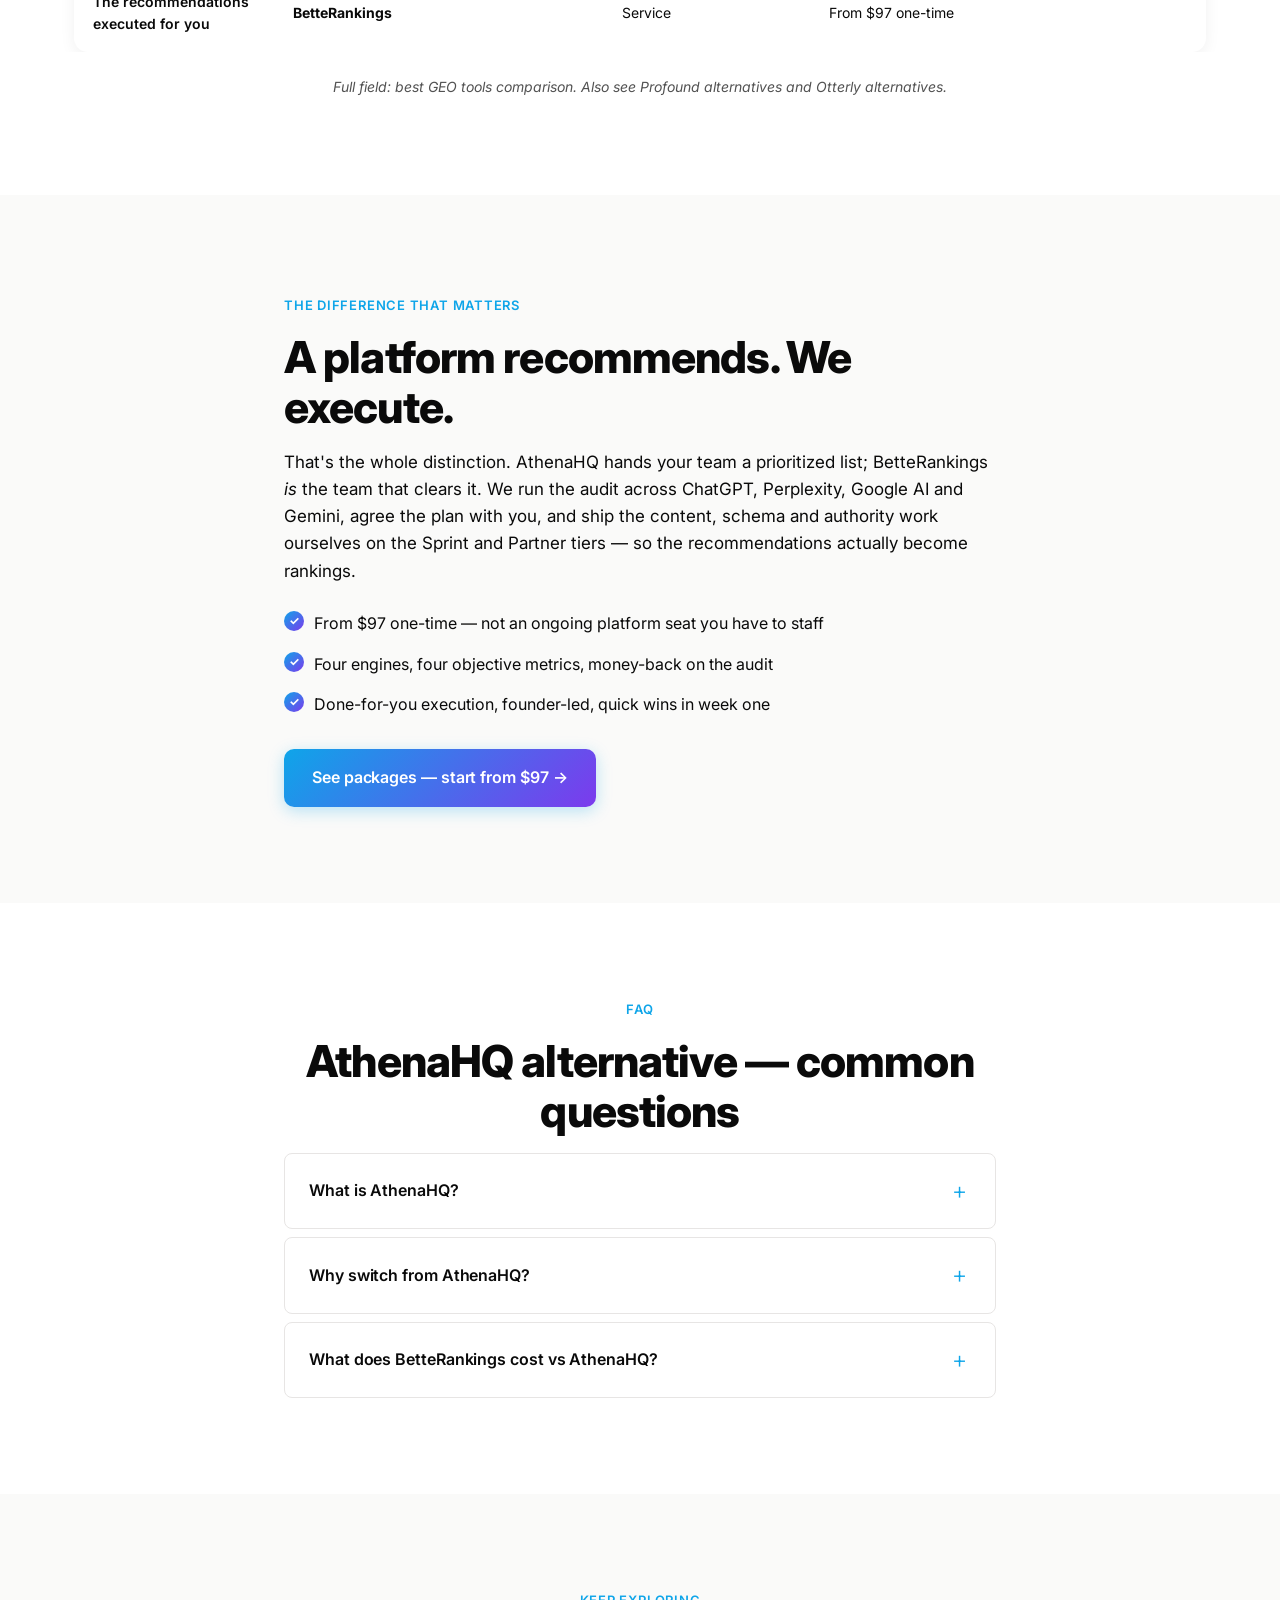
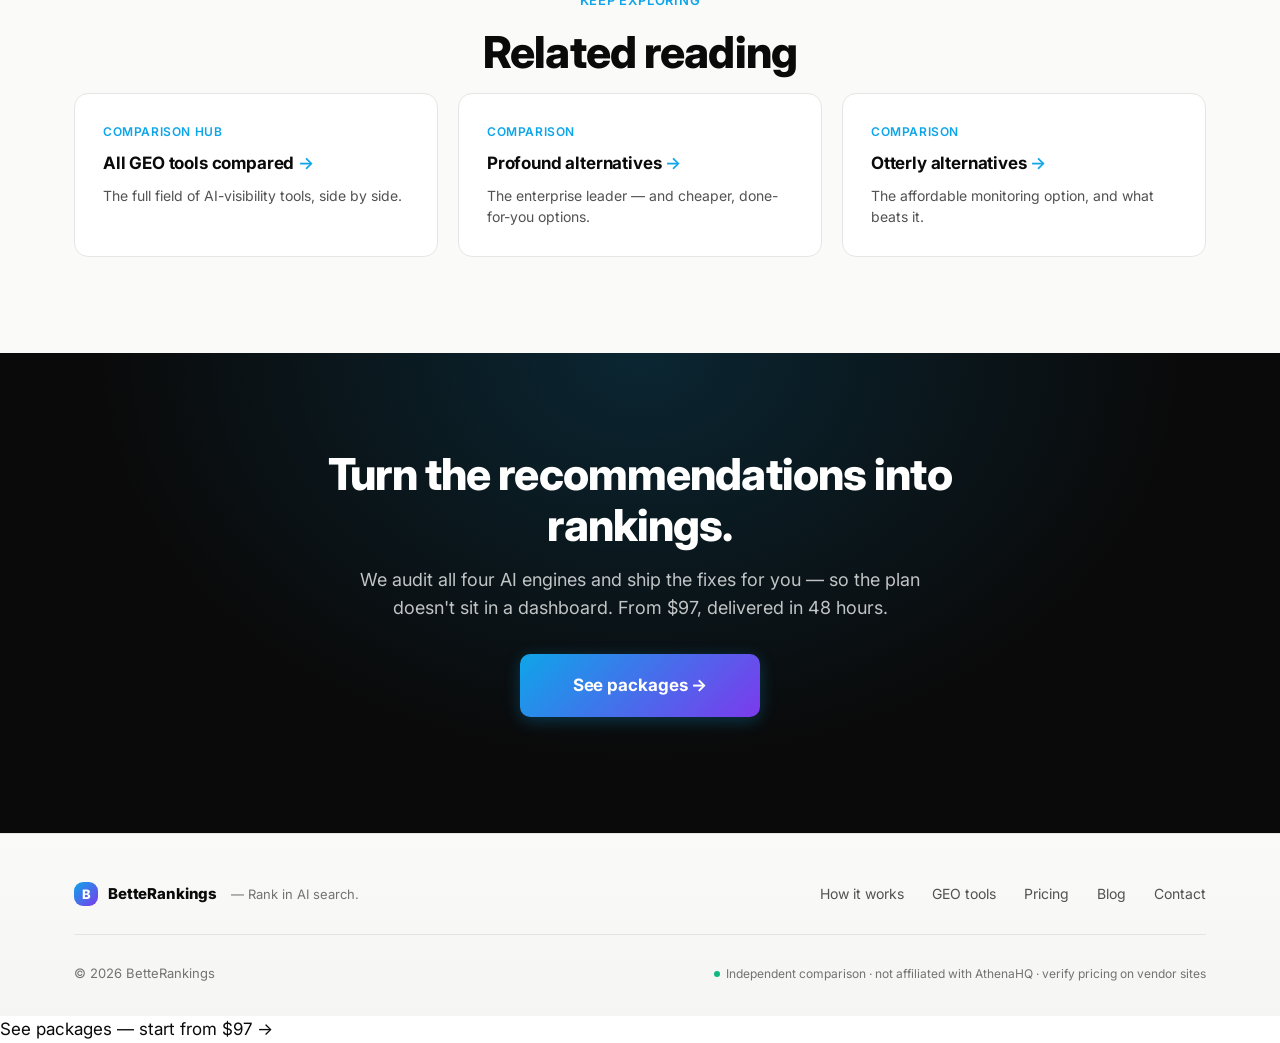
<file: alternatives/athena/index.html>
<!DOCTYPE html>
<html lang="en">
<head>
  <meta charset="UTF-8">
  <meta name="viewport" content="width=device-width, initial-scale=1.0">

  <title>The Best AthenaHQ Alternatives in 2026 (Honest Comparison) | BetteRankings</title>
  <meta name="description" content="Looking for an AthenaHQ alternative for GEO? Compare AI visibility platforms for 2026 — Profound, Otterly, Peec AI — plus the done-for-you service that executes the recommendations instead of just listing them.">
  <meta name="keywords" content="AthenaHQ alternative, Athena AI alternative, AthenaHQ competitors, GEO platform alternative, AI visibility optimization alternative, generative engine optimization tool alternative">
  <meta name="author" content="Nabin Thakur">
  <meta name="robots" content="index, follow, max-image-preview:large">
  <link rel="canonical" href="https://betterankings.com/alternatives/athena/">
  <meta name="theme-color" content="#0EA5E9">

  <meta property="og:type" content="article">
  <meta property="og:site_name" content="BetteRankings">
  <meta property="og:title" content="The Best AthenaHQ Alternatives in 2026 (Honest Comparison)">
  <meta property="og:description" content="AthenaHQ alternatives compared — GEO analytics tools and the done-for-you option that executes the plan.">
  <meta property="og:url" content="https://betterankings.com/alternatives/athena/">
  <meta property="og:image" content="https://betterankings.com/assets/og-image.png">
  <meta property="og:locale" content="en_US">
  <meta name="twitter:card" content="summary_large_image">
  <meta name="twitter:title" content="The Best AthenaHQ Alternatives in 2026">
  <meta name="twitter:description" content="AthenaHQ alternatives — analytics tools and done-for-you GEO.">
  <meta name="twitter:image" content="https://betterankings.com/assets/og-image.png">

  <link rel="icon" type="image/svg+xml" href="data:image/svg+xml,%3Csvg xmlns='http://www.w3.org/2000/svg' viewBox='0 0 100 100'%3E%3Cdefs%3E%3ClinearGradient id='g' x1='0' y1='0' x2='1' y2='1'%3E%3Cstop offset='0' stop-color='%230EA5E9'/%3E%3Cstop offset='1' stop-color='%237C3AED'/%3E%3C/linearGradient%3E%3C/defs%3E%3Crect width='100' height='100' rx='22' fill='url(%23g)'/%3E%3Ctext x='50' y='68' font-size='60' text-anchor='middle' fill='white' font-family='Arial' font-weight='800'%3EB%3C/text%3E%3C/svg%3E">

  <link rel="preconnect" href="https://fonts.googleapis.com">
  <link rel="preconnect" href="https://fonts.gstatic.com" crossorigin>
  <link href="https://fonts.googleapis.com/css2?family=Inter:wght@400;500;600;700;800;900&family=JetBrains+Mono:wght@400;600&display=swap" rel="stylesheet">
  <link rel="stylesheet" href="/styles.css">

  <script type="application/ld+json">
  {
    "@context": "https://schema.org",
    "@type": "Article",
    "headline": "The Best AthenaHQ Alternatives in 2026 (Honest Comparison)",
    "description": "An honest comparison of AthenaHQ alternatives for AI visibility, including monitoring tools and done-for-you services.",
    "author": {"@type": "Person", "name": "Nabin Thakur", "url": "https://www.linkedin.com/in/nabinkumarseospecialist/"},
    "publisher": {"@type": "Organization", "name": "BetteRankings", "logo": {"@type": "ImageObject", "url": "https://betterankings.com/assets/logo.png"}},
    "datePublished": "2026-06-13",
    "dateModified": "2026-06-13",
    "mainEntityOfPage": "https://betterankings.com/alternatives/athena/"
  }
  </script>
  <script type="application/ld+json">
  {
    "@context": "https://schema.org",
    "@type": "FAQPage",
    "mainEntity": [
      {"@type": "Question", "name": "What is AthenaHQ?", "acceptedAnswer": {"@type": "Answer", "text": "AthenaHQ is a mid-market GEO platform that pairs AI-visibility analytics with optimization recommendations across engines like ChatGPT, Perplexity and Google AI. It goes a step beyond pure monitoring by suggesting what to change."}},
      {"@type": "Question", "name": "Why look for an AthenaHQ alternative?", "acceptedAnswer": {"@type": "Answer", "text": "Often because recommendations still have to be executed by someone. AthenaHQ tells you what to do; it doesn't write the content, add the schema, or build the citations. Teams without spare capacity look for a done-for-you alternative that ships the work, like BetteRankings — or cheaper/deeper tools like Otterly and Profound."}},
      {"@type": "Question", "name": "Is BetteRankings a tool like AthenaHQ?", "acceptedAnswer": {"@type": "Answer", "text": "No. AthenaHQ is a platform you operate; BetteRankings is a service that runs the audit and executes the plan for you, from $97 one-time. Different category — useful when you want the outcome, not another dashboard to manage."}}
    ]
  }
  </script>
  <script type="application/ld+json">
  {
    "@context": "https://schema.org",
    "@type": "BreadcrumbList",
    "itemListElement": [
      {"@type": "ListItem", "position": 1, "name": "Home", "item": "https://betterankings.com/"},
      {"@type": "ListItem", "position": 2, "name": "Alternatives", "item": "https://betterankings.com/alternatives/athena/"},
      {"@type": "ListItem", "position": 3, "name": "AthenaHQ", "item": "https://betterankings.com/alternatives/athena/"}
    ]
  }
  </script>
</head>
<body>

  <div class="announce-bar" role="banner">
    <span>A list of recommendations is only worth what gets shipped.</span>
    <a href="/#pricing">See plans →</a>
  </div>

  <header class="site-header">
    <div class="container header-inner">
      <a href="/" class="logo" aria-label="BetteRankings home">
        <span class="logo-mark" aria-hidden="true">B</span>
        <span class="logo-text">BetteRankings</span>
      </a>
      <nav class="nav" aria-label="Primary">
        <a href="/#how">How it works</a>
        <a href="/best-geo-tools/">GEO tools</a>
        <a href="/#pricing">Pricing</a>
        <a href="/blog/">Blog</a>
        <a href="/#pricing" class="btn btn-sm btn-primary">Get started →</a>
      </nav>
    </div>
  </header>

  <main>

  <section class="section">
    <div class="container narrow">
      <nav aria-label="Breadcrumb" class="section-eyebrow"><a href="/">Home</a> › <a href="/best-geo-tools/">GEO tools</a> › AthenaHQ alternatives</nav>
      <h1 class="section-title">Looking for an AthenaHQ alternative?</h1>
      <p class="lead"><strong>AthenaHQ does more than monitor — it recommends.</strong> That's a real step up from a plain tracker. But a recommendation is a to-do, and to-dos need someone with the time and skill to ship them. If your AthenaHQ dashboard has a healthy list of suggestions and a shrinking amount of time to action them, the alternative you want probably isn't another analytics tool. Here's the honest map.</p>
    </div>
  </section>

  <section class="section section-alt">
    <div class="container narrow">
      <div class="section-eyebrow">Fair assessment</div>
      <h2 class="section-title">What AthenaHQ does well</h2>
      <p>AthenaHQ is a capable mid-market GEO platform: it tracks how AI engines surface your brand and layers on optimization guidance, so you're not left staring at raw numbers wondering what to change. For teams who have the capacity to execute and want a system guiding them, it's a solid choice.</p>
      <p>The gap people run into isn't the analysis — it's the <strong>execution</strong>. Knowing you should publish a comparison page, add FAQ schema, and earn a citation on a key review site is useful; doing all three, well, every week, is the actual job.</p>
    </div>
  </section>

  <section class="section">
    <div class="container">
      <div class="section-eyebrow centered">The options</div>
      <h2 class="section-title centered">AthenaHQ alternatives, by what you need next</h2>
      <div class="compare-wrap">
        <table class="compare-table">
          <thead>
            <tr><th>If you want…</th><th>Consider</th><th>Type</th><th>Relative price</th></tr>
          </thead>
          <tbody>
            <tr><td>Cheaper self-serve monitoring</td><td><strong>Otterly.ai</strong></td><td>Tool</td><td>$ entry–mid</td></tr>
            <tr><td>Team-friendly analytics</td><td><strong>Peec AI</strong></td><td>Tool</td><td>$$ mid-market</td></tr>
            <tr><td>Enterprise-grade depth</td><td><strong>Profound</strong></td><td>Tool</td><td>$$$ enterprise</td></tr>
            <tr class="us"><td>The recommendations executed for you</td><td><strong>BetteRankings</strong></td><td>Service</td><td>From $97 one-time</td></tr>
          </tbody>
        </table>
      </div>
      <p class="compare-footnote">Full field: <a href="/best-geo-tools/">best GEO tools comparison</a>. Also see <a href="/alternatives/profound/">Profound alternatives</a> and <a href="/alternatives/otterly/">Otterly alternatives</a>.</p>
    </div>
  </section>

  <section class="section section-alt">
    <div class="container narrow">
      <div class="section-eyebrow">The difference that matters</div>
      <h2 class="section-title">A platform recommends. We execute.</h2>
      <p>That's the whole distinction. AthenaHQ hands your team a prioritized list; BetteRankings <em>is</em> the team that clears it. We run the audit across ChatGPT, Perplexity, Google AI and Gemini, agree the plan with you, and ship the content, schema and authority work ourselves on the Sprint and Partner tiers — so the recommendations actually become rankings.</p>
      <ul class="check-list">
        <li>From $97 one-time — not an ongoing platform seat you have to staff</li>
        <li>Four engines, four objective metrics, money-back on the audit</li>
        <li>Done-for-you execution, founder-led, quick wins in week one</li>
      </ul>
      <p style="margin-top:24px;"><a href="/#pricing" class="btn btn-primary btn-lg">See packages — start from $97 →</a></p>
    </div>
  </section>

  <section class="section">
    <div class="container narrow">
      <div class="section-eyebrow centered">FAQ</div>
      <h2 class="section-title centered">AthenaHQ alternative — common questions</h2>
      <div class="faq-list">
        <details class="faq-item"><summary>What is AthenaHQ?</summary><p>A mid-market GEO platform pairing AI-visibility analytics with optimization recommendations across the major engines. New to GEO? Start with <a href="/blog/what-is-geo.html">our explainer</a>.</p></details>
        <details class="faq-item"><summary>Why switch from AthenaHQ?</summary><p>Usually because the recommendations need executing and your team is at capacity. A done-for-you service ships the work; cheaper or deeper tools (Otterly, Profound) suit different needs.</p></details>
        <details class="faq-item"><summary>What does BetteRankings cost vs AthenaHQ?</summary><p>BetteRankings starts at $97 one-time for a Snapshot, with full audits at $497 and done-for-you execution from $1,997 — no per-seat platform subscription to maintain.</p></details>
      </div>
    </div>
  </section>

  <section class="section section-alt">
    <div class="container">
      <div class="section-eyebrow centered">Keep exploring</div>
      <h2 class="section-title centered">Related reading</h2>
      <div class="metrics-grid">
        <a class="metric-card link-card" href="/best-geo-tools/"><div class="lc-kicker">Comparison hub</div><h3>All GEO tools compared <span class="lc-arrow">&rarr;</span></h3><p>The full field of AI-visibility tools, side by side.</p></a>
        <a class="metric-card link-card" href="/alternatives/profound/"><div class="lc-kicker">Comparison</div><h3>Profound alternatives <span class="lc-arrow">&rarr;</span></h3><p>The enterprise leader — and cheaper, done-for-you options.</p></a>
        <a class="metric-card link-card" href="/alternatives/otterly/"><div class="lc-kicker">Comparison</div><h3>Otterly alternatives <span class="lc-arrow">&rarr;</span></h3><p>The affordable monitoring option, and what beats it.</p></a>
      </div>
    </div>
  </section>

  <section id="final-cta" class="section section-dark">
    <div class="container narrow">
      <div class="cta-stack">
        <h2 class="section-title light">Turn the recommendations into rankings.</h2>
        <p class="section-sub light">We audit all four AI engines and ship the fixes for you — so the plan doesn't sit in a dashboard. From $97, delivered in 48 hours.</p>
        <a href="/#pricing" class="btn btn-primary btn-lg cta-stack-btn">See packages →</a>
      </div>
    </div>
  </section>

  </main>

  <footer class="site-footer">
    <div class="container">
      <div class="footer-inner">
        <div class="footer-brand">
          <span class="logo-mark small" aria-hidden="true">B</span>
          <strong>BetteRankings</strong>
          <span class="footer-tag">— Rank in AI search.</span>
        </div>
        <nav class="footer-nav" aria-label="Footer">
          <a href="/#how">How it works</a>
          <a href="/best-geo-tools/">GEO tools</a>
          <a href="/#pricing">Pricing</a>
          <a href="/blog/">Blog</a>
          <a href="mailto:hello@betterankings.com">Contact</a>
        </nav>
      </div>
      <div class="footer-copy">
        <span class="footer-copy-left">© 2026 BetteRankings</span>
        <span class="footer-trust-mini"><span class="dot"></span> Independent comparison · not affiliated with AthenaHQ · verify pricing on vendor sites</span>
      </div>
    </div>
  </footer>

  <a href="/#pricing" class="mobile-sticky-cta" aria-label="See pricing">
    <span>See packages — start from $97 →</span>
  </a>

  <script src="/script.js"></script>
</body>
</html>
</file>
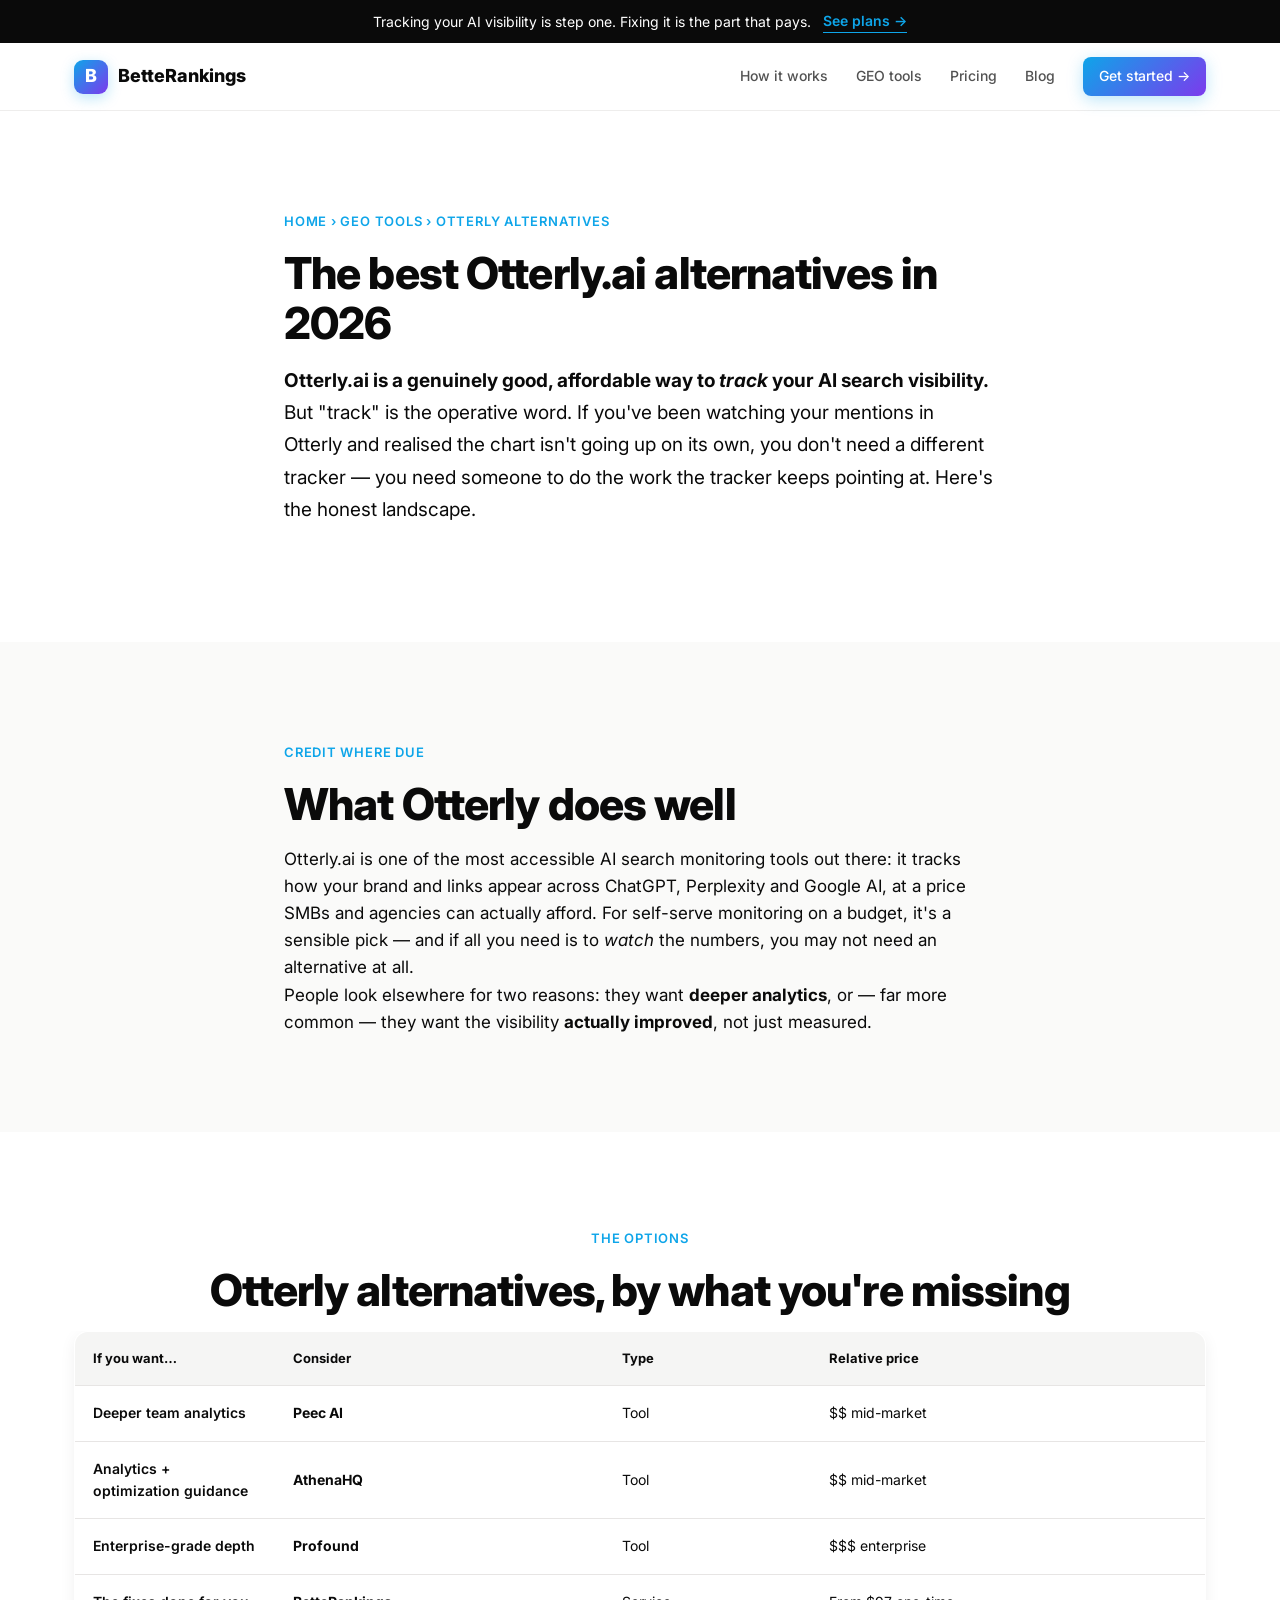
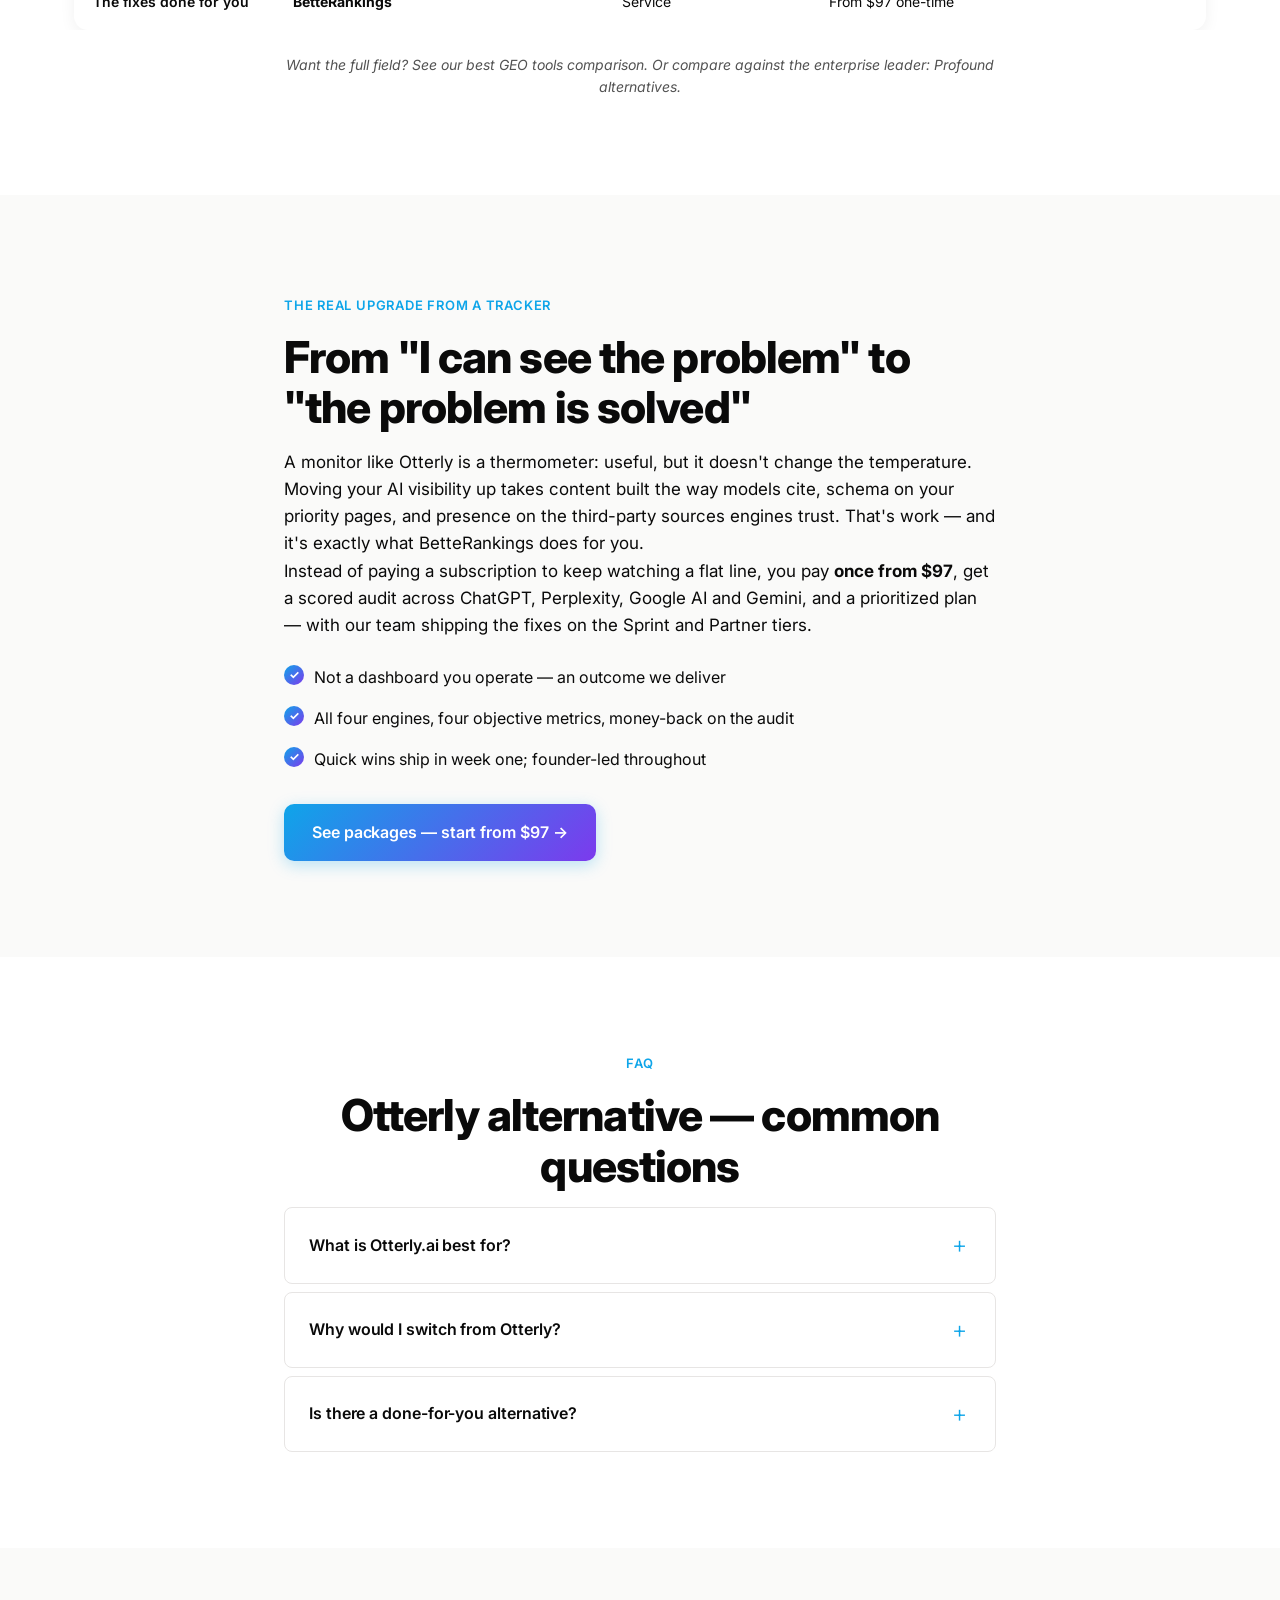
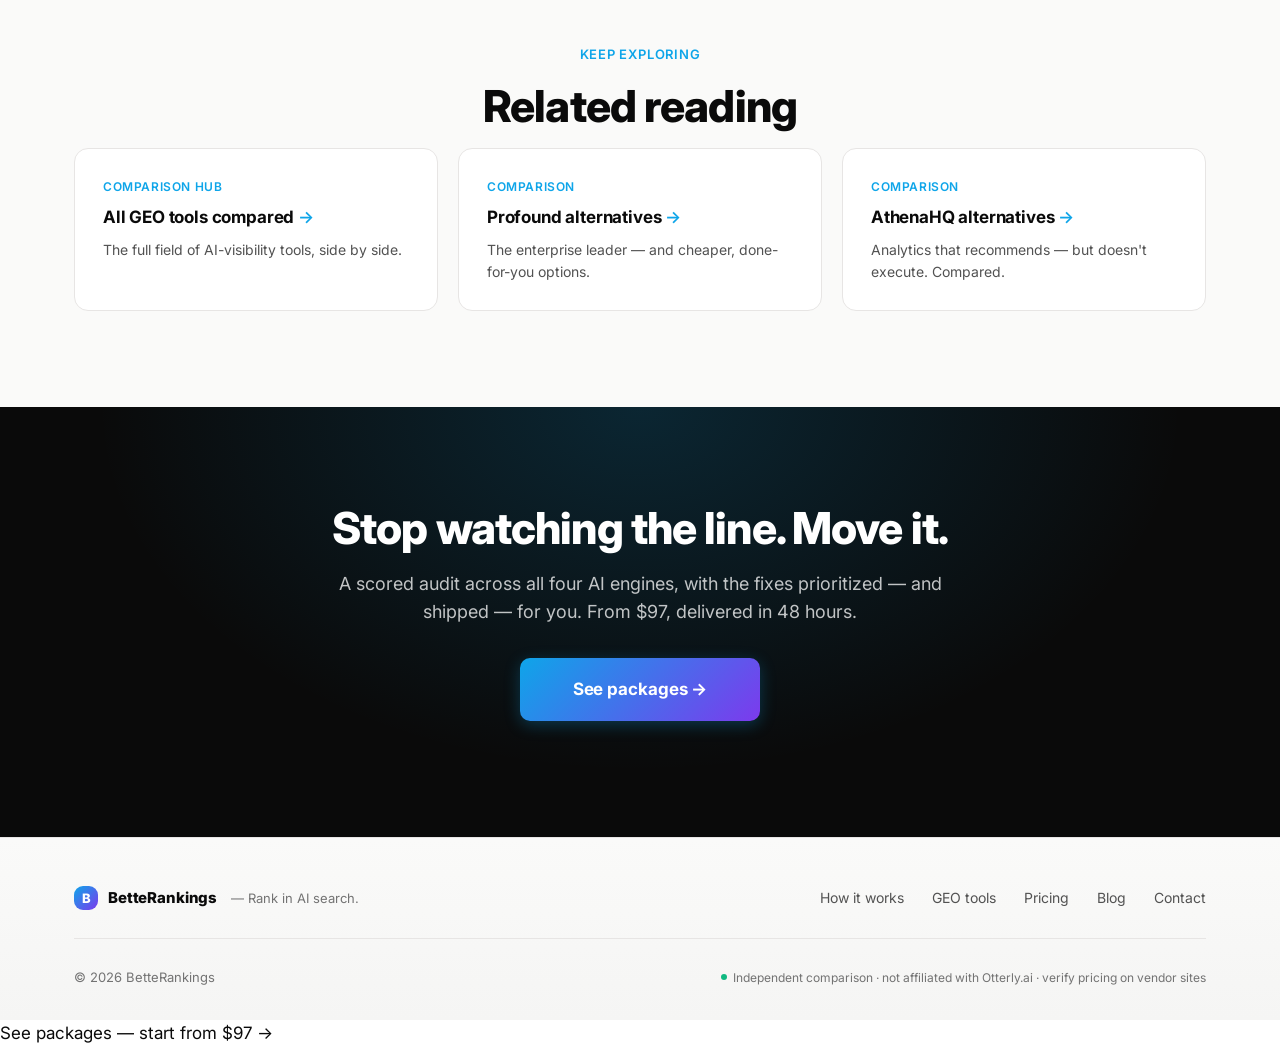
<file: alternatives/otterly/index.html>
<!DOCTYPE html>
<html lang="en">
<head>
  <meta charset="UTF-8">
  <meta name="viewport" content="width=device-width, initial-scale=1.0">

  <title>The Best Otterly.ai Alternatives in 2026 (Honest Comparison) | BetteRankings</title>
  <meta name="description" content="Looking for an Otterly.ai alternative? Compare AI search monitoring tools for 2026 — Peec AI, AthenaHQ, Profound — plus the done-for-you option that fixes your visibility, not just tracks it.">
  <meta name="keywords" content="Otterly alternative, Otterly.ai alternative, Otterly competitors, AI search monitoring alternative, GEO monitoring tool, AI visibility tracker alternative">
  <meta name="author" content="Nabin Thakur">
  <meta name="robots" content="index, follow, max-image-preview:large">
  <link rel="canonical" href="https://betterankings.com/alternatives/otterly/">
  <meta name="theme-color" content="#0EA5E9">

  <meta property="og:type" content="article">
  <meta property="og:site_name" content="BetteRankings">
  <meta property="og:title" content="The Best Otterly.ai Alternatives in 2026 (Honest Comparison)">
  <meta property="og:description" content="Compare Otterly.ai alternatives for AI search visibility — and the done-for-you option that ships the fixes.">
  <meta property="og:url" content="https://betterankings.com/alternatives/otterly/">
  <meta property="og:image" content="https://betterankings.com/assets/og-image.png">
  <meta property="og:locale" content="en_US">
  <meta name="twitter:card" content="summary_large_image">
  <meta name="twitter:title" content="The Best Otterly.ai Alternatives in 2026">
  <meta name="twitter:description" content="Otterly.ai alternatives compared — monitoring tools and done-for-you GEO.">
  <meta name="twitter:image" content="https://betterankings.com/assets/og-image.png">

  <link rel="icon" type="image/svg+xml" href="data:image/svg+xml,%3Csvg xmlns='http://www.w3.org/2000/svg' viewBox='0 0 100 100'%3E%3Cdefs%3E%3ClinearGradient id='g' x1='0' y1='0' x2='1' y2='1'%3E%3Cstop offset='0' stop-color='%230EA5E9'/%3E%3Cstop offset='1' stop-color='%237C3AED'/%3E%3C/linearGradient%3E%3C/defs%3E%3Crect width='100' height='100' rx='22' fill='url(%23g)'/%3E%3Ctext x='50' y='68' font-size='60' text-anchor='middle' fill='white' font-family='Arial' font-weight='800'%3EB%3C/text%3E%3C/svg%3E">

  <link rel="preconnect" href="https://fonts.googleapis.com">
  <link rel="preconnect" href="https://fonts.gstatic.com" crossorigin>
  <link href="https://fonts.googleapis.com/css2?family=Inter:wght@400;500;600;700;800;900&family=JetBrains+Mono:wght@400;600&display=swap" rel="stylesheet">
  <link rel="stylesheet" href="/styles.css">

  <script type="application/ld+json">
  {
    "@context": "https://schema.org",
    "@type": "Article",
    "headline": "The Best Otterly.ai Alternatives in 2026 (Honest Comparison)",
    "description": "An honest comparison of Otterly.ai alternatives for AI search visibility monitoring, plus done-for-you options.",
    "author": {"@type": "Person", "name": "Nabin Thakur", "url": "https://www.linkedin.com/in/nabinkumarseospecialist/"},
    "publisher": {"@type": "Organization", "name": "BetteRankings", "logo": {"@type": "ImageObject", "url": "https://betterankings.com/assets/logo.png"}},
    "datePublished": "2026-06-13",
    "dateModified": "2026-06-13",
    "mainEntityOfPage": "https://betterankings.com/alternatives/otterly/"
  }
  </script>
  <script type="application/ld+json">
  {
    "@context": "https://schema.org",
    "@type": "FAQPage",
    "mainEntity": [
      {"@type": "Question", "name": "What is Otterly.ai best for?", "acceptedAnswer": {"@type": "Answer", "text": "Otterly.ai is an affordable, self-serve AI search monitoring tool — good for SMBs, SEOs and agencies who want to track brand mentions and links across ChatGPT, Perplexity and Google AI without an enterprise contract. Its strength is accessible monitoring."}},
      {"@type": "Question", "name": "Why look for an Otterly alternative?", "acceptedAnswer": {"@type": "Answer", "text": "Common reasons are wanting deeper analytics (Peec AI, AthenaHQ, Profound), or — more often — wanting the visibility problem fixed rather than just tracked. Otterly tells you where you stand; it doesn't do the content, schema and authority work that improves your standing. A done-for-you service like BetteRankings does."}},
      {"@type": "Question", "name": "Is there a done-for-you alternative to Otterly?", "acceptedAnswer": {"@type": "Answer", "text": "Yes. BetteRankings is a service rather than a tool: we run the audit across all four AI engines and ship the fixes, from $97 one-time. You get the outcome without operating a dashboard."}}
    ]
  }
  </script>
  <script type="application/ld+json">
  {
    "@context": "https://schema.org",
    "@type": "BreadcrumbList",
    "itemListElement": [
      {"@type": "ListItem", "position": 1, "name": "Home", "item": "https://betterankings.com/"},
      {"@type": "ListItem", "position": 2, "name": "Alternatives", "item": "https://betterankings.com/alternatives/otterly/"},
      {"@type": "ListItem", "position": 3, "name": "Otterly", "item": "https://betterankings.com/alternatives/otterly/"}
    ]
  }
  </script>
</head>
<body>

  <div class="announce-bar" role="banner">
    <span>Tracking your AI visibility is step one. Fixing it is the part that pays.</span>
    <a href="/#pricing">See plans →</a>
  </div>

  <header class="site-header">
    <div class="container header-inner">
      <a href="/" class="logo" aria-label="BetteRankings home">
        <span class="logo-mark" aria-hidden="true">B</span>
        <span class="logo-text">BetteRankings</span>
      </a>
      <nav class="nav" aria-label="Primary">
        <a href="/#how">How it works</a>
        <a href="/best-geo-tools/">GEO tools</a>
        <a href="/#pricing">Pricing</a>
        <a href="/blog/">Blog</a>
        <a href="/#pricing" class="btn btn-sm btn-primary">Get started →</a>
      </nav>
    </div>
  </header>

  <main>

  <section class="section">
    <div class="container narrow">
      <nav aria-label="Breadcrumb" class="section-eyebrow"><a href="/">Home</a> › <a href="/best-geo-tools/">GEO tools</a> › Otterly alternatives</nav>
      <h1 class="section-title">The best Otterly.ai alternatives in 2026</h1>
      <p class="lead"><strong>Otterly.ai is a genuinely good, affordable way to <em>track</em> your AI search visibility.</strong> But "track" is the operative word. If you've been watching your mentions in Otterly and realised the chart isn't going up on its own, you don't need a different tracker — you need someone to do the work the tracker keeps pointing at. Here's the honest landscape.</p>
    </div>
  </section>

  <section class="section section-alt">
    <div class="container narrow">
      <div class="section-eyebrow">Credit where due</div>
      <h2 class="section-title">What Otterly does well</h2>
      <p>Otterly.ai is one of the most accessible AI search monitoring tools out there: it tracks how your brand and links appear across ChatGPT, Perplexity and Google AI, at a price SMBs and agencies can actually afford. For self-serve monitoring on a budget, it's a sensible pick — and if all you need is to <em>watch</em> the numbers, you may not need an alternative at all.</p>
      <p>People look elsewhere for two reasons: they want <strong>deeper analytics</strong>, or — far more common — they want the visibility <strong>actually improved</strong>, not just measured.</p>
    </div>
  </section>

  <section class="section">
    <div class="container">
      <div class="section-eyebrow centered">The options</div>
      <h2 class="section-title centered">Otterly alternatives, by what you're missing</h2>
      <div class="compare-wrap">
        <table class="compare-table">
          <thead>
            <tr><th>If you want…</th><th>Consider</th><th>Type</th><th>Relative price</th></tr>
          </thead>
          <tbody>
            <tr><td>Deeper team analytics</td><td><strong>Peec AI</strong></td><td>Tool</td><td>$$ mid-market</td></tr>
            <tr><td>Analytics + optimization guidance</td><td><strong>AthenaHQ</strong></td><td>Tool</td><td>$$ mid-market</td></tr>
            <tr><td>Enterprise-grade depth</td><td><strong>Profound</strong></td><td>Tool</td><td>$$$ enterprise</td></tr>
            <tr class="us"><td>The fixes done for you</td><td><strong>BetteRankings</strong></td><td>Service</td><td>From $97 one-time</td></tr>
          </tbody>
        </table>
      </div>
      <p class="compare-footnote">Want the full field? See our <a href="/best-geo-tools/">best GEO tools comparison</a>. Or compare against the enterprise leader: <a href="/alternatives/profound/">Profound alternatives</a>.</p>
    </div>
  </section>

  <section class="section section-alt">
    <div class="container narrow">
      <div class="section-eyebrow">The real upgrade from a tracker</div>
      <h2 class="section-title">From "I can see the problem" to "the problem is solved"</h2>
      <p>A monitor like Otterly is a thermometer: useful, but it doesn't change the temperature. Moving your AI visibility up takes content built the way models cite, schema on your priority pages, and presence on the third-party sources engines trust. That's work — and it's exactly what BetteRankings does for you.</p>
      <p>Instead of paying a subscription to keep watching a flat line, you pay <strong>once from $97</strong>, get a scored audit across ChatGPT, Perplexity, Google AI and Gemini, and a prioritized plan — with our team shipping the fixes on the Sprint and Partner tiers.</p>
      <ul class="check-list">
        <li>Not a dashboard you operate — an outcome we deliver</li>
        <li>All four engines, four objective metrics, money-back on the audit</li>
        <li>Quick wins ship in week one; founder-led throughout</li>
      </ul>
      <p style="margin-top:24px;"><a href="/#pricing" class="btn btn-primary btn-lg">See packages — start from $97 →</a></p>
    </div>
  </section>

  <section class="section">
    <div class="container narrow">
      <div class="section-eyebrow centered">FAQ</div>
      <h2 class="section-title centered">Otterly alternative — common questions</h2>
      <div class="faq-list">
        <details class="faq-item"><summary>What is Otterly.ai best for?</summary><p>Affordable, self-serve monitoring of how your brand appears across AI search. Great if you just need to track the numbers. <a href="/blog/how-to-check-chatgpt-mentions-your-brand.html">Here's a free manual check</a> if you want to start even smaller.</p></details>
        <details class="faq-item"><summary>Why would I switch from Otterly?</summary><p>Usually because tracking alone isn't moving your visibility. The fix needs content, schema and authority work — a done-for-you service like BetteRankings, or deeper tools like AthenaHQ and Profound.</p></details>
        <details class="faq-item"><summary>Is there a done-for-you alternative?</summary><p>Yes — BetteRankings runs the audit and ships the fixes from $97 one-time, so you get results instead of another login. See <a href="/blog/geo-vs-traditional-seo.html">how the GEO work differs from SEO</a>.</p></details>
      </div>
    </div>
  </section>

  <section class="section section-alt">
    <div class="container">
      <div class="section-eyebrow centered">Keep exploring</div>
      <h2 class="section-title centered">Related reading</h2>
      <div class="metrics-grid">
        <a class="metric-card link-card" href="/best-geo-tools/"><div class="lc-kicker">Comparison hub</div><h3>All GEO tools compared <span class="lc-arrow">&rarr;</span></h3><p>The full field of AI-visibility tools, side by side.</p></a>
        <a class="metric-card link-card" href="/alternatives/profound/"><div class="lc-kicker">Comparison</div><h3>Profound alternatives <span class="lc-arrow">&rarr;</span></h3><p>The enterprise leader — and cheaper, done-for-you options.</p></a>
        <a class="metric-card link-card" href="/alternatives/athena/"><div class="lc-kicker">Comparison</div><h3>AthenaHQ alternatives <span class="lc-arrow">&rarr;</span></h3><p>Analytics that recommends — but doesn't execute. Compared.</p></a>
      </div>
    </div>
  </section>

  <section id="final-cta" class="section section-dark">
    <div class="container narrow">
      <div class="cta-stack">
        <h2 class="section-title light">Stop watching the line. Move it.</h2>
        <p class="section-sub light">A scored audit across all four AI engines, with the fixes prioritized — and shipped — for you. From $97, delivered in 48 hours.</p>
        <a href="/#pricing" class="btn btn-primary btn-lg cta-stack-btn">See packages →</a>
      </div>
    </div>
  </section>

  </main>

  <footer class="site-footer">
    <div class="container">
      <div class="footer-inner">
        <div class="footer-brand">
          <span class="logo-mark small" aria-hidden="true">B</span>
          <strong>BetteRankings</strong>
          <span class="footer-tag">— Rank in AI search.</span>
        </div>
        <nav class="footer-nav" aria-label="Footer">
          <a href="/#how">How it works</a>
          <a href="/best-geo-tools/">GEO tools</a>
          <a href="/#pricing">Pricing</a>
          <a href="/blog/">Blog</a>
          <a href="mailto:hello@betterankings.com">Contact</a>
        </nav>
      </div>
      <div class="footer-copy">
        <span class="footer-copy-left">© 2026 BetteRankings</span>
        <span class="footer-trust-mini"><span class="dot"></span> Independent comparison · not affiliated with Otterly.ai · verify pricing on vendor sites</span>
      </div>
    </div>
  </footer>

  <a href="/#pricing" class="mobile-sticky-cta" aria-label="See pricing">
    <span>See packages — start from $97 →</span>
  </a>

  <script src="/script.js"></script>
</body>
</html>
</file>
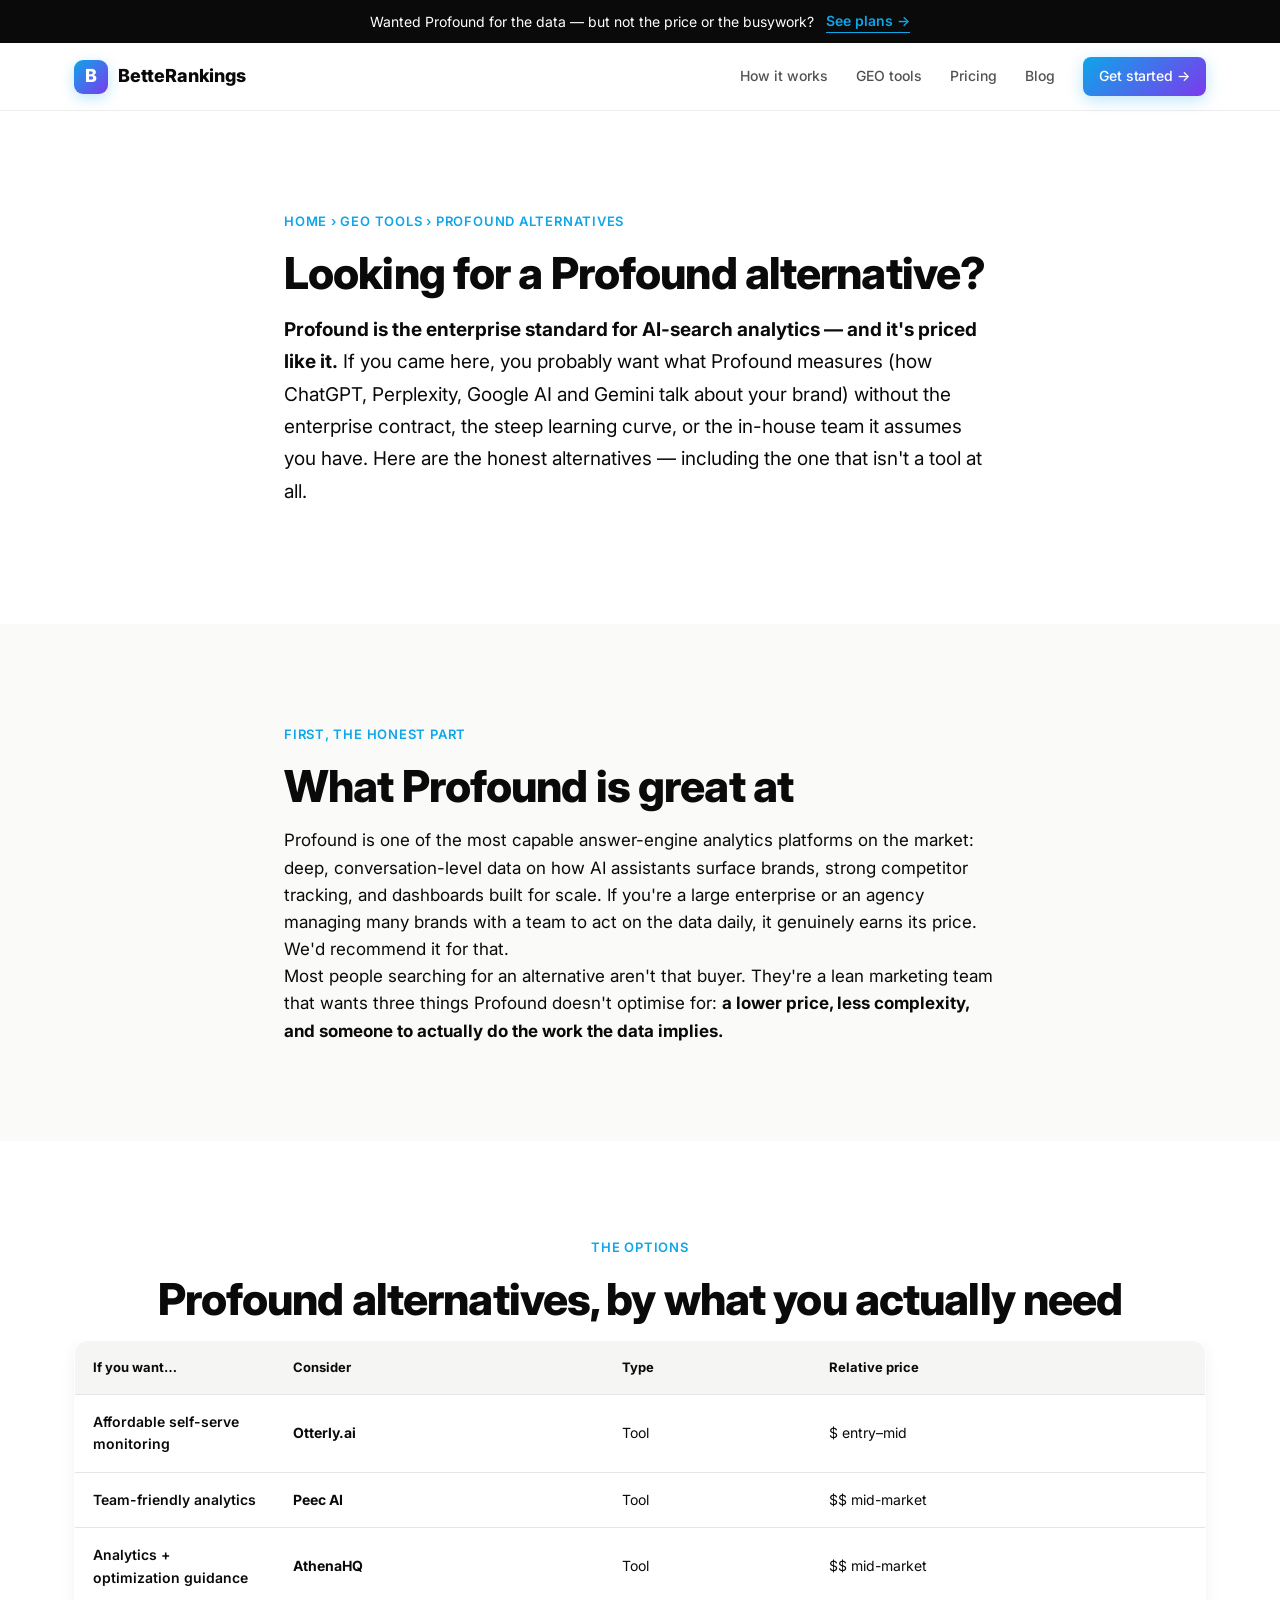
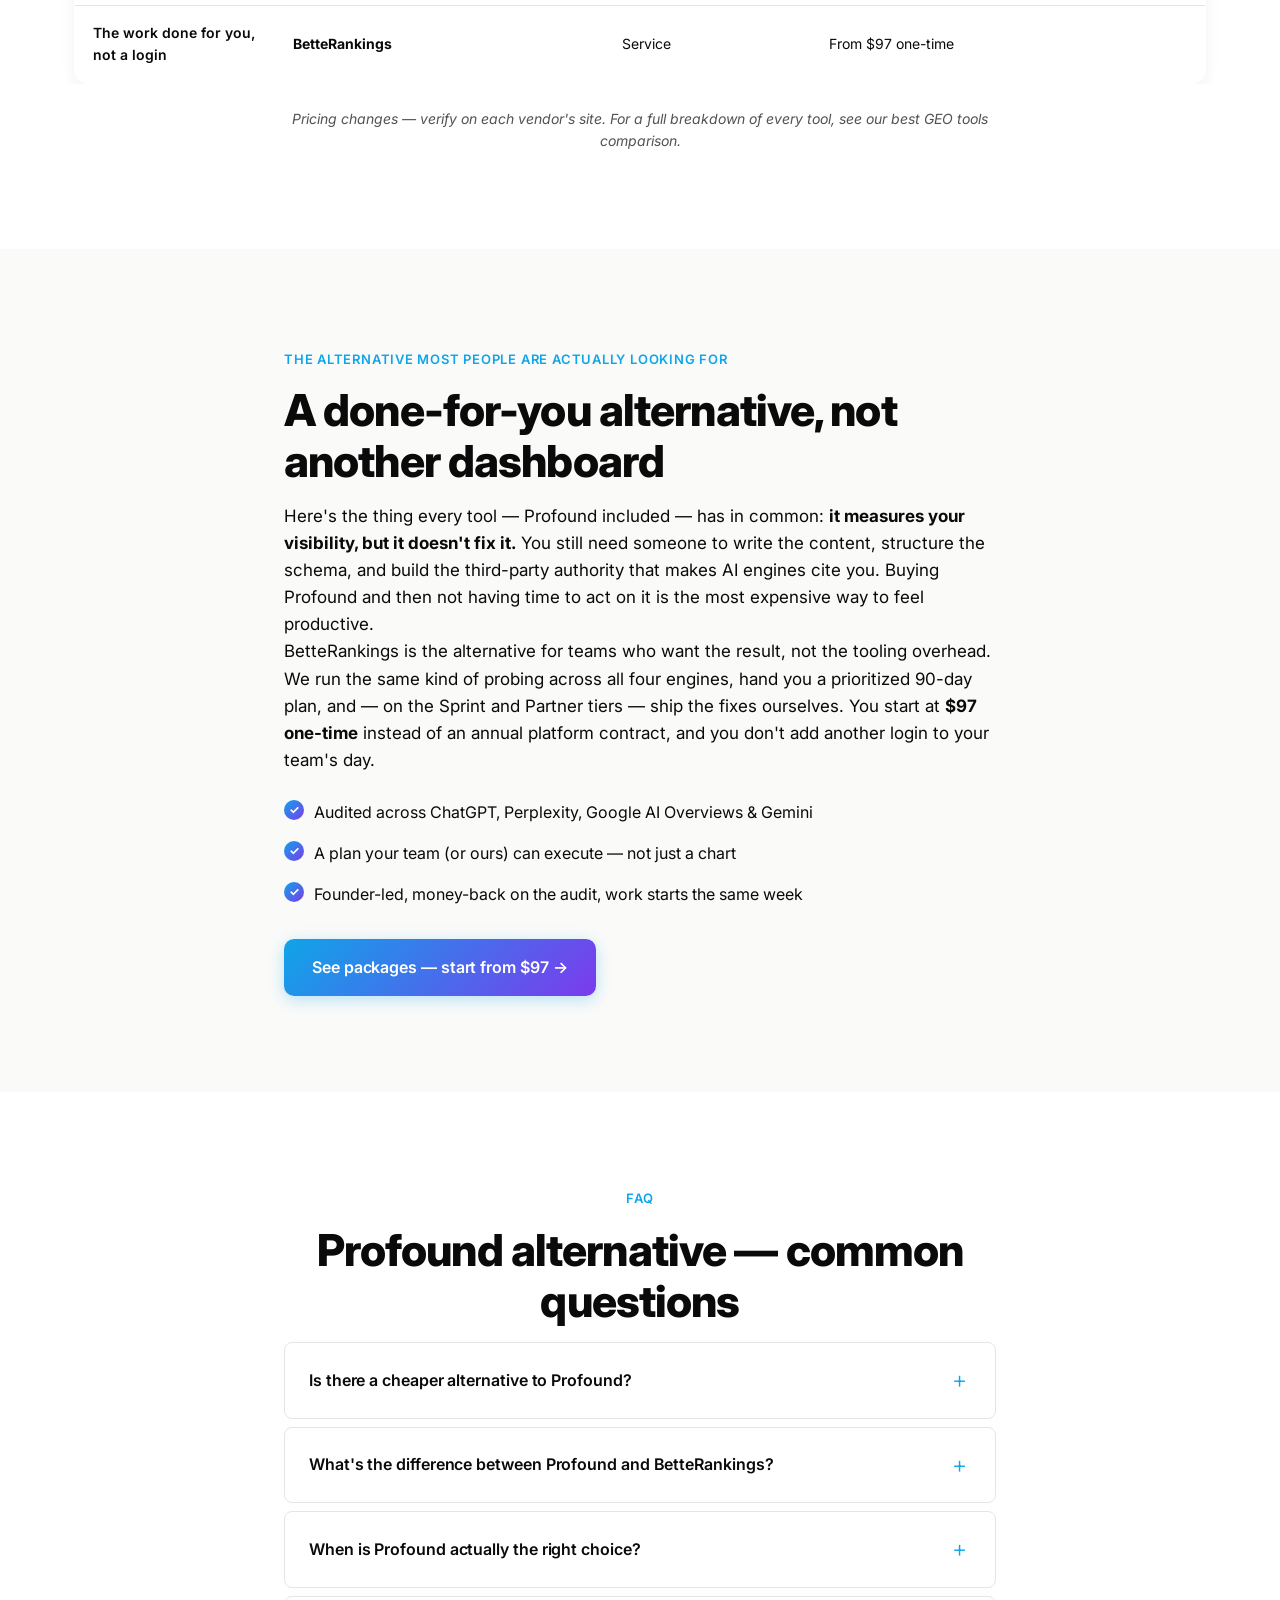
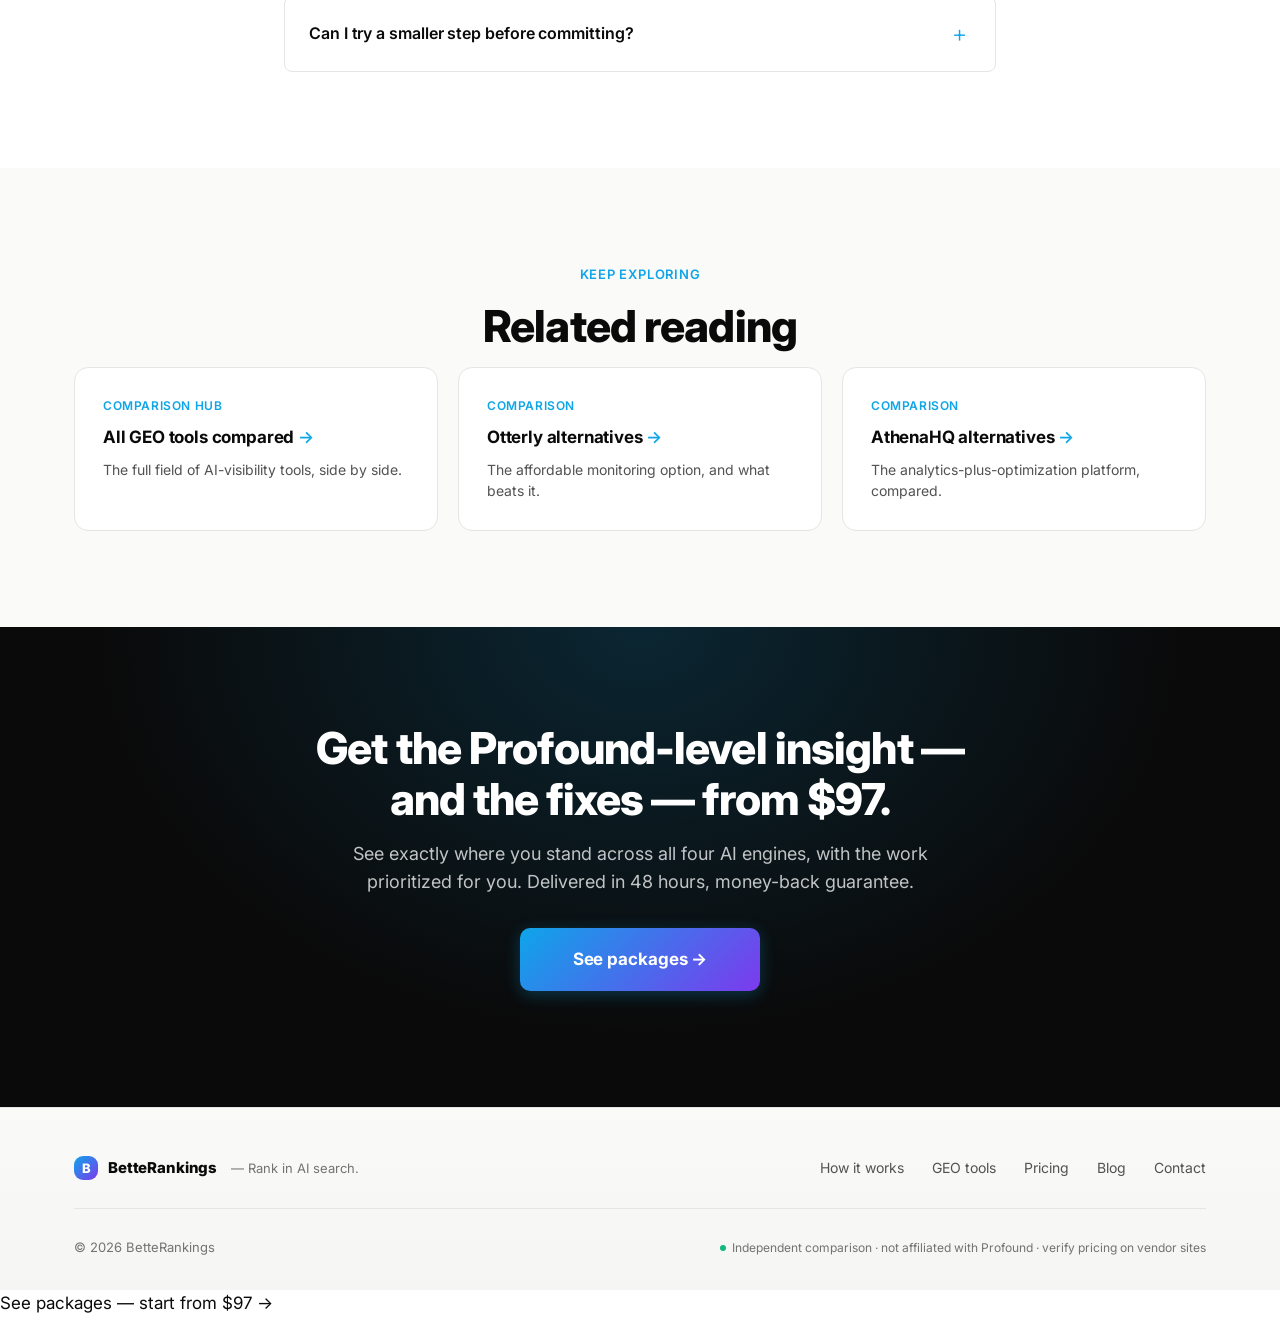
<file: alternatives/profound/index.html>
<!DOCTYPE html>
<html lang="en">
<head>
  <meta charset="UTF-8">
  <meta name="viewport" content="width=device-width, initial-scale=1.0">

  <title>The Best Profound Alternatives in 2026 (Honest Comparison) | BetteRankings</title>
  <meta name="description" content="Looking for a Profound alternative? An honest 2026 comparison of cheaper and done-for-you options for AI search visibility — Otterly, Peec AI, AthenaHQ, and when a service beats a dashboard.">
  <meta name="keywords" content="Profound alternative, Profound AI alternative, cheaper Profound alternative, Profound competitors, AI visibility platform alternative, GEO tool alternative">
  <meta name="author" content="Nabin Thakur">
  <meta name="robots" content="index, follow, max-image-preview:large">
  <link rel="canonical" href="https://betterankings.com/alternatives/profound/">
  <meta name="theme-color" content="#0EA5E9">

  <meta property="og:type" content="article">
  <meta property="og:site_name" content="BetteRankings">
  <meta property="og:title" content="The Best Profound Alternatives in 2026 (Honest Comparison)">
  <meta property="og:description" content="Cheaper and done-for-you alternatives to Profound for AI search visibility — compared honestly.">
  <meta property="og:url" content="https://betterankings.com/alternatives/profound/">
  <meta property="og:image" content="https://betterankings.com/assets/og-image.png">
  <meta property="og:locale" content="en_US">
  <meta name="twitter:card" content="summary_large_image">
  <meta name="twitter:title" content="The Best Profound Alternatives in 2026">
  <meta name="twitter:description" content="Cheaper and done-for-you alternatives to Profound, compared honestly.">
  <meta name="twitter:image" content="https://betterankings.com/assets/og-image.png">

  <link rel="icon" type="image/svg+xml" href="data:image/svg+xml,%3Csvg xmlns='http://www.w3.org/2000/svg' viewBox='0 0 100 100'%3E%3Cdefs%3E%3ClinearGradient id='g' x1='0' y1='0' x2='1' y2='1'%3E%3Cstop offset='0' stop-color='%230EA5E9'/%3E%3Cstop offset='1' stop-color='%237C3AED'/%3E%3C/linearGradient%3E%3C/defs%3E%3Crect width='100' height='100' rx='22' fill='url(%23g)'/%3E%3Ctext x='50' y='68' font-size='60' text-anchor='middle' fill='white' font-family='Arial' font-weight='800'%3EB%3C/text%3E%3C/svg%3E">

  <link rel="preconnect" href="https://fonts.googleapis.com">
  <link rel="preconnect" href="https://fonts.gstatic.com" crossorigin>
  <link href="https://fonts.googleapis.com/css2?family=Inter:wght@400;500;600;700;800;900&family=JetBrains+Mono:wght@400;600&display=swap" rel="stylesheet">
  <link rel="stylesheet" href="/styles.css">

  <script type="application/ld+json">
  {
    "@context": "https://schema.org",
    "@type": "Article",
    "headline": "The Best Profound Alternatives in 2026 (Honest Comparison)",
    "description": "An honest comparison of Profound alternatives for AI search visibility, including cheaper monitoring tools and done-for-you services.",
    "author": {"@type": "Person", "name": "Nabin Thakur", "url": "https://www.linkedin.com/in/nabinkumarseospecialist/"},
    "publisher": {"@type": "Organization", "name": "BetteRankings", "logo": {"@type": "ImageObject", "url": "https://betterankings.com/assets/logo.png"}},
    "datePublished": "2026-06-13",
    "dateModified": "2026-06-13",
    "mainEntityOfPage": "https://betterankings.com/alternatives/profound/"
  }
  </script>
  <script type="application/ld+json">
  {
    "@context": "https://schema.org",
    "@type": "FAQPage",
    "mainEntity": [
      {"@type": "Question", "name": "Is there a cheaper alternative to Profound?", "acceptedAnswer": {"@type": "Answer", "text": "Yes. Profound is an enterprise-priced platform. More affordable monitoring tools include Otterly.ai and Peec AI, with AthenaHQ in the mid-market. If you want the work done rather than a dashboard, a done-for-you service like BetteRankings starts at $97 one-time."}},
      {"@type": "Question", "name": "What is the main difference between Profound and BetteRankings?", "acceptedAnswer": {"@type": "Answer", "text": "Profound is a tool — an analytics dashboard your team logs into and acts on. BetteRankings is a done-for-you service — we run the audit across ChatGPT, Perplexity, Google AI and Gemini and ship the fixes ourselves. Profound suits large in-house teams; BetteRankings suits brands that want the outcome without operating another platform."}},
      {"@type": "Question", "name": "When is Profound the right choice?", "acceptedAnswer": {"@type": "Answer", "text": "Profound is an excellent fit for large enterprises and agencies with a dedicated in-house team, continuous monitoring needs across many brands, and the budget for premium tooling. If that's you, it earns its price."}}
    ]
  }
  </script>
  <script type="application/ld+json">
  {
    "@context": "https://schema.org",
    "@type": "BreadcrumbList",
    "itemListElement": [
      {"@type": "ListItem", "position": 1, "name": "Home", "item": "https://betterankings.com/"},
      {"@type": "ListItem", "position": 2, "name": "Alternatives", "item": "https://betterankings.com/alternatives/profound/"},
      {"@type": "ListItem", "position": 3, "name": "Profound", "item": "https://betterankings.com/alternatives/profound/"}
    ]
  }
  </script>
</head>
<body>

  <div class="announce-bar" role="banner">
    <span>Wanted Profound for the data — but not the price or the busywork?</span>
    <a href="/#pricing">See plans →</a>
  </div>

  <header class="site-header">
    <div class="container header-inner">
      <a href="/" class="logo" aria-label="BetteRankings home">
        <span class="logo-mark" aria-hidden="true">B</span>
        <span class="logo-text">BetteRankings</span>
      </a>
      <nav class="nav" aria-label="Primary">
        <a href="/#how">How it works</a>
        <a href="/best-geo-tools/">GEO tools</a>
        <a href="/#pricing">Pricing</a>
        <a href="/blog/">Blog</a>
        <a href="/#pricing" class="btn btn-sm btn-primary">Get started →</a>
      </nav>
    </div>
  </header>

  <main>

  <section class="section">
    <div class="container narrow">
      <nav aria-label="Breadcrumb" class="section-eyebrow"><a href="/">Home</a> › <a href="/best-geo-tools/">GEO tools</a> › Profound alternatives</nav>
      <h1 class="section-title">Looking for a Profound alternative?</h1>
      <p class="lead"><strong>Profound is the enterprise standard for AI-search analytics — and it's priced like it.</strong> If you came here, you probably want what Profound measures (how ChatGPT, Perplexity, Google AI and Gemini talk about your brand) without the enterprise contract, the steep learning curve, or the in-house team it assumes you have. Here are the honest alternatives — including the one that isn't a tool at all.</p>
    </div>
  </section>

  <section class="section section-alt">
    <div class="container narrow">
      <div class="section-eyebrow">First, the honest part</div>
      <h2 class="section-title">What Profound is great at</h2>
      <p>Profound is one of the most capable answer-engine analytics platforms on the market: deep, conversation-level data on how AI assistants surface brands, strong competitor tracking, and dashboards built for scale. If you're a large enterprise or an agency managing many brands with a team to act on the data daily, it genuinely earns its price. We'd recommend it for that.</p>
      <p>Most people searching for an alternative aren't that buyer. They're a lean marketing team that wants three things Profound doesn't optimise for: <strong>a lower price, less complexity, and someone to actually do the work the data implies.</strong></p>
    </div>
  </section>

  <section class="section">
    <div class="container">
      <div class="section-eyebrow centered">The options</div>
      <h2 class="section-title centered">Profound alternatives, by what you actually need</h2>
      <div class="compare-wrap">
        <table class="compare-table">
          <thead>
            <tr><th>If you want…</th><th>Consider</th><th>Type</th><th>Relative price</th></tr>
          </thead>
          <tbody>
            <tr><td>Affordable self-serve monitoring</td><td><strong>Otterly.ai</strong></td><td>Tool</td><td>$ entry–mid</td></tr>
            <tr><td>Team-friendly analytics</td><td><strong>Peec AI</strong></td><td>Tool</td><td>$$ mid-market</td></tr>
            <tr><td>Analytics + optimization guidance</td><td><strong>AthenaHQ</strong></td><td>Tool</td><td>$$ mid-market</td></tr>
            <tr class="us"><td>The work done for you, not a login</td><td><strong>BetteRankings</strong></td><td>Service</td><td>From $97 one-time</td></tr>
          </tbody>
        </table>
      </div>
      <p class="compare-footnote">Pricing changes — verify on each vendor's site. For a full breakdown of every tool, see our <a href="/best-geo-tools/">best GEO tools comparison</a>.</p>
    </div>
  </section>

  <section class="section section-alt">
    <div class="container narrow">
      <div class="section-eyebrow">The alternative most people are actually looking for</div>
      <h2 class="section-title">A done-for-you alternative, not another dashboard</h2>
      <p>Here's the thing every tool — Profound included — has in common: <strong>it measures your visibility, but it doesn't fix it.</strong> You still need someone to write the content, structure the schema, and build the third-party authority that makes AI engines cite you. Buying Profound and then not having time to act on it is the most expensive way to feel productive.</p>
      <p>BetteRankings is the alternative for teams who want the result, not the tooling overhead. We run the same kind of probing across all four engines, hand you a prioritized 90-day plan, and — on the Sprint and Partner tiers — ship the fixes ourselves. You start at <strong>$97 one-time</strong> instead of an annual platform contract, and you don't add another login to your team's day.</p>
      <ul class="check-list">
        <li>Audited across ChatGPT, Perplexity, Google AI Overviews &amp; Gemini</li>
        <li>A plan your team (or ours) can execute — not just a chart</li>
        <li>Founder-led, money-back on the audit, work starts the same week</li>
      </ul>
      <p style="margin-top:24px;"><a href="/#pricing" class="btn btn-primary btn-lg">See packages — start from $97 →</a></p>
    </div>
  </section>

  <section class="section">
    <div class="container narrow">
      <div class="section-eyebrow centered">FAQ</div>
      <h2 class="section-title centered">Profound alternative — common questions</h2>
      <div class="faq-list">
        <details class="faq-item"><summary>Is there a cheaper alternative to Profound?</summary><p>Yes. Profound is enterprise-priced. Otterly.ai and Peec AI are more affordable monitoring tools, with AthenaHQ in the mid-market. If you'd rather pay once and have the work done, BetteRankings starts at $97 one-time.</p></details>
        <details class="faq-item"><summary>What's the difference between Profound and BetteRankings?</summary><p>Profound is a tool you operate; BetteRankings is a service that operates for you. Profound suits large in-house teams; we suit brands that want the outcome without running another platform. New to the space? Read <a href="/blog/what-is-geo.html">what GEO is</a> first.</p></details>
        <details class="faq-item"><summary>When is Profound actually the right choice?</summary><p>When you're a large enterprise or multi-brand agency with a dedicated team and the budget for premium tooling. In that case it's excellent and we'd point you to it.</p></details>
        <details class="faq-item"><summary>Can I try a smaller step before committing?</summary><p>Yes — the $97 Snapshot probes 10 buyer-intent queries and gives you a scored read in 48 hours, money-back if it doesn't surface a real gap. It's the lowest-risk way to see where you stand.</p></details>
      </div>
    </div>
  </section>

  <section class="section section-alt">
    <div class="container">
      <div class="section-eyebrow centered">Keep exploring</div>
      <h2 class="section-title centered">Related reading</h2>
      <div class="metrics-grid">
        <a class="metric-card link-card" href="/best-geo-tools/"><div class="lc-kicker">Comparison hub</div><h3>All GEO tools compared <span class="lc-arrow">&rarr;</span></h3><p>The full field of AI-visibility tools, side by side.</p></a>
        <a class="metric-card link-card" href="/alternatives/otterly/"><div class="lc-kicker">Comparison</div><h3>Otterly alternatives <span class="lc-arrow">&rarr;</span></h3><p>The affordable monitoring option, and what beats it.</p></a>
        <a class="metric-card link-card" href="/alternatives/athena/"><div class="lc-kicker">Comparison</div><h3>AthenaHQ alternatives <span class="lc-arrow">&rarr;</span></h3><p>The analytics-plus-optimization platform, compared.</p></a>
      </div>
    </div>
  </section>

  <section id="final-cta" class="section section-dark">
    <div class="container narrow">
      <div class="cta-stack">
        <h2 class="section-title light">Get the Profound-level insight — and the fixes — from $97.</h2>
        <p class="section-sub light">See exactly where you stand across all four AI engines, with the work prioritized for you. Delivered in 48 hours, money-back guarantee.</p>
        <a href="/#pricing" class="btn btn-primary btn-lg cta-stack-btn">See packages →</a>
      </div>
    </div>
  </section>

  </main>

  <footer class="site-footer">
    <div class="container">
      <div class="footer-inner">
        <div class="footer-brand">
          <span class="logo-mark small" aria-hidden="true">B</span>
          <strong>BetteRankings</strong>
          <span class="footer-tag">— Rank in AI search.</span>
        </div>
        <nav class="footer-nav" aria-label="Footer">
          <a href="/#how">How it works</a>
          <a href="/best-geo-tools/">GEO tools</a>
          <a href="/#pricing">Pricing</a>
          <a href="/blog/">Blog</a>
          <a href="mailto:hello@betterankings.com">Contact</a>
        </nav>
      </div>
      <div class="footer-copy">
        <span class="footer-copy-left">© 2026 BetteRankings</span>
        <span class="footer-trust-mini"><span class="dot"></span> Independent comparison · not affiliated with Profound · verify pricing on vendor sites</span>
      </div>
    </div>
  </footer>

  <a href="/#pricing" class="mobile-sticky-cta" aria-label="See pricing">
    <span>See packages — start from $97 →</span>
  </a>

  <script src="/script.js"></script>
</body>
</html>
</file>
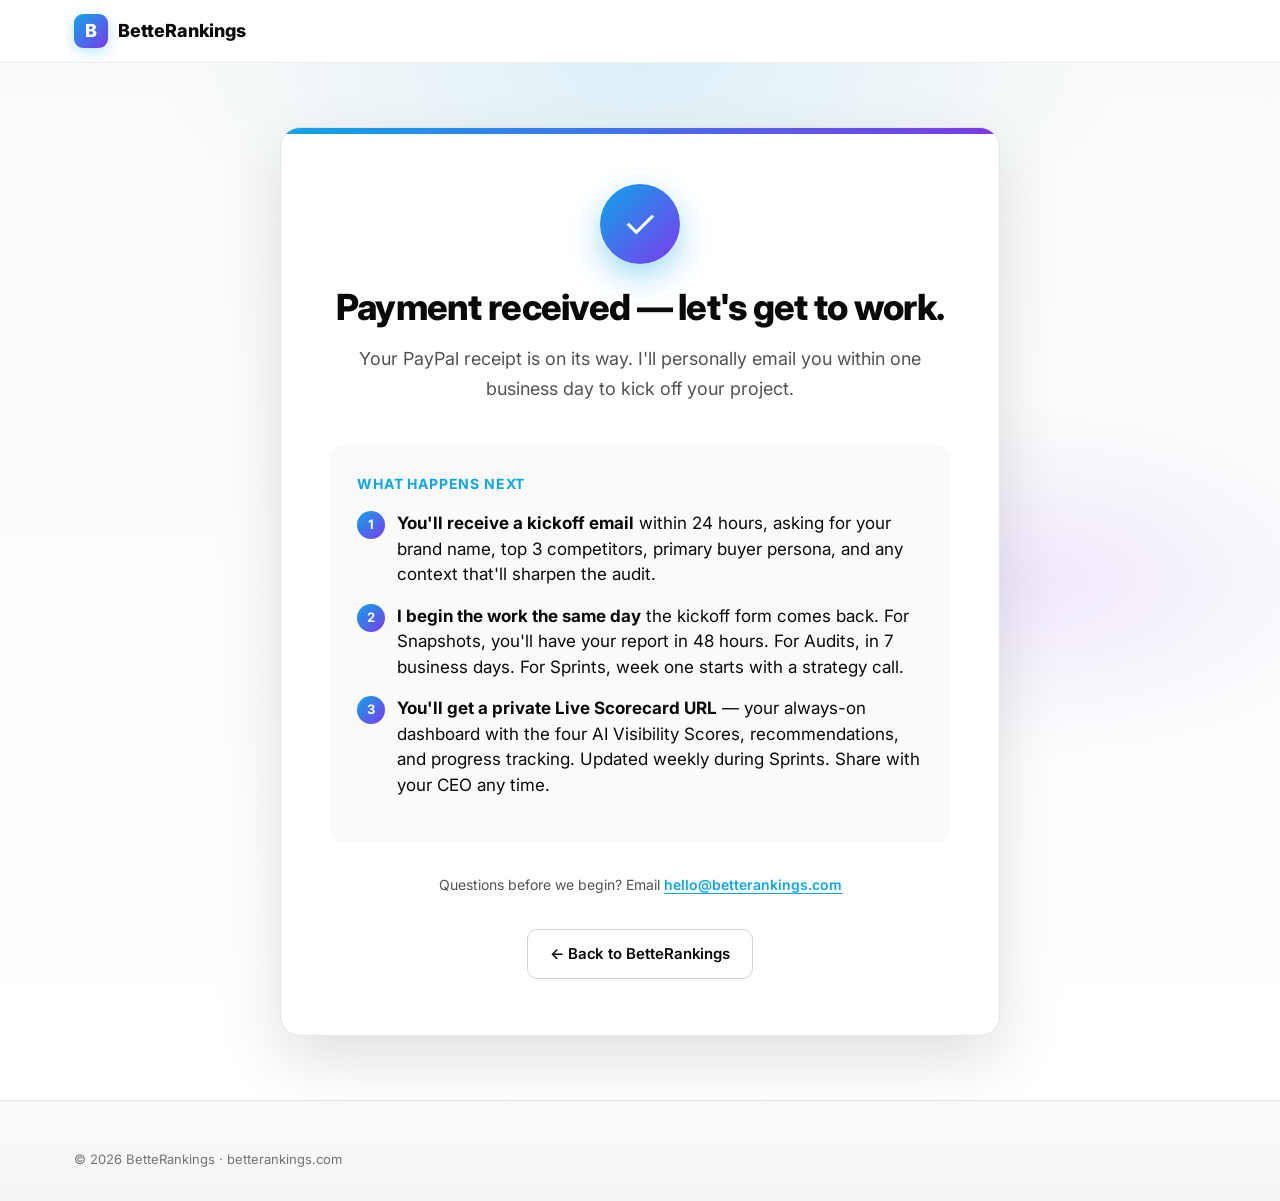
<file: thank-you.html>
<!DOCTYPE html>
<html lang="en">
<head>
  <meta charset="UTF-8">
  <meta name="viewport" content="width=device-width, initial-scale=1.0">
  <title>Welcome — let's get started | BetteRankings</title>
  <meta name="robots" content="noindex">
  <link href="https://fonts.googleapis.com/css2?family=Inter:wght@400;500;600;700;800&display=swap" rel="stylesheet">
  <link rel="stylesheet" href="styles.css">
  <link rel="icon" type="image/svg+xml" href="data:image/svg+xml,%3Csvg xmlns='http://www.w3.org/2000/svg' viewBox='0 0 100 100'%3E%3Cdefs%3E%3ClinearGradient id='g' x1='0' y1='0' x2='1' y2='1'%3E%3Cstop offset='0' stop-color='%230EA5E9'/%3E%3Cstop offset='1' stop-color='%237C3AED'/%3E%3C/linearGradient%3E%3C/defs%3E%3Crect width='100' height='100' rx='22' fill='url(%23g)'/%3E%3Ctext x='50' y='68' font-size='60' text-anchor='middle' fill='white' font-family='Arial' font-weight='800'%3EB%3C/text%3E%3C/svg%3E">
  <style>
    .ty-hero {
      min-height: 75vh;
      display: flex;
      align-items: center;
      justify-content: center;
      padding: 64px 24px;
      background:
        radial-gradient(ellipse 800px 400px at 50% 0%, rgba(14,165,233,0.12), transparent 60%),
        radial-gradient(ellipse 600px 300px at 80% 50%, rgba(124,58,237,0.10), transparent 60%),
        linear-gradient(180deg, #fafaf9 0%, #ffffff 100%);
    }
    .ty-card {
      max-width: 720px;
      background: white;
      border: 1px solid var(--color-border);
      border-radius: var(--radius-lg);
      padding: 56px 48px;
      box-shadow: var(--shadow-xl);
      text-align: center;
      position: relative;
      overflow: hidden;
    }
    .ty-card::before {
      content: '';
      position: absolute;
      top: 0; left: 0; right: 0;
      height: 6px;
      background: var(--color-grad);
    }
    .ty-check {
      width: 80px;
      height: 80px;
      border-radius: 50%;
      background: var(--color-grad);
      color: white;
      display: inline-flex;
      align-items: center;
      justify-content: center;
      font-size: 40px;
      margin-bottom: 24px;
      box-shadow: 0 12px 32px rgba(14,165,233,0.4);
    }
    .ty-card h1 { font-size: 36px; font-weight: 800; margin-bottom: 16px; letter-spacing: -0.02em; line-height: 1.1; }
    .ty-card .lead { font-size: 18px; color: var(--color-text-muted); margin-bottom: 0; }
    .ty-next {
      margin-top: 40px;
      padding: 28px;
      background: var(--color-bg-alt);
      border-radius: var(--radius);
      text-align: left;
    }
    .ty-next h3 {
      font-size: 14px;
      margin-bottom: 16px;
      font-weight: 700;
      text-transform: uppercase;
      letter-spacing: 0.06em;
      color: var(--color-accent);
    }
    .ty-next ol { padding-left: 20px; counter-reset: steps; list-style: none; padding-left: 0; }
    .ty-next li {
      counter-increment: steps;
      margin-bottom: 16px;
      padding-left: 40px;
      position: relative;
      color: var(--color-text);
      line-height: 1.5;
    }
    .ty-next li::before {
      content: counter(steps);
      position: absolute;
      left: 0; top: 0;
      width: 28px;
      height: 28px;
      background: var(--color-grad);
      color: white;
      border-radius: 50%;
      display: flex;
      align-items: center;
      justify-content: center;
      font-weight: 700;
      font-size: 13px;
    }
    .ty-cta {
      margin-top: 32px;
      display: inline-block;
    }
  </style>
</head>
<body>
  <header class="site-header">
    <div class="container header-inner">
      <a href="/" class="logo">
        <span class="logo-mark">B</span>
        <span class="logo-text">BetteRankings</span>
      </a>
    </div>
  </header>

  <main class="ty-hero">
    <div class="ty-card">
      <div class="ty-check" aria-hidden="true">✓</div>
      <h1>Payment received — let's get to work.</h1>
      <p class="lead">Your PayPal receipt is on its way. I'll personally email you within one business day to kick off your project.</p>

      <div class="ty-next">
        <h3>What happens next</h3>
        <ol>
          <li><strong>You'll receive a kickoff email</strong> within 24 hours, asking for your brand name, top 3 competitors, primary buyer persona, and any context that'll sharpen the audit.</li>
          <li><strong>I begin the work the same day</strong> the kickoff form comes back. For Snapshots, you'll have your report in 48 hours. For Audits, in 7 business days. For Sprints, week one starts with a strategy call.</li>
          <li><strong>You'll get a private Live Scorecard URL</strong> — your always-on dashboard with the four AI Visibility Scores, recommendations, and progress tracking. Updated weekly during Sprints. Share with your CEO any time.</li>
        </ol>
      </div>

      <p style="margin-top: 32px; font-size: 14px; color: var(--color-text-muted);">
        Questions before we begin? Email <a href="mailto:hello@betterankings.com" class="link-arrow">hello@betterankings.com</a>
      </p>

      <a href="/" class="btn btn-ghost ty-cta">← Back to BetteRankings</a>
    </div>
  </main>

  <footer class="site-footer">
    <div class="container">
      <p class="footer-copy" style="border:none; padding:0; text-align:center;">© 2026 BetteRankings · betterankings.com</p>
    </div>
  </footer>
</body>
</html>
</file>
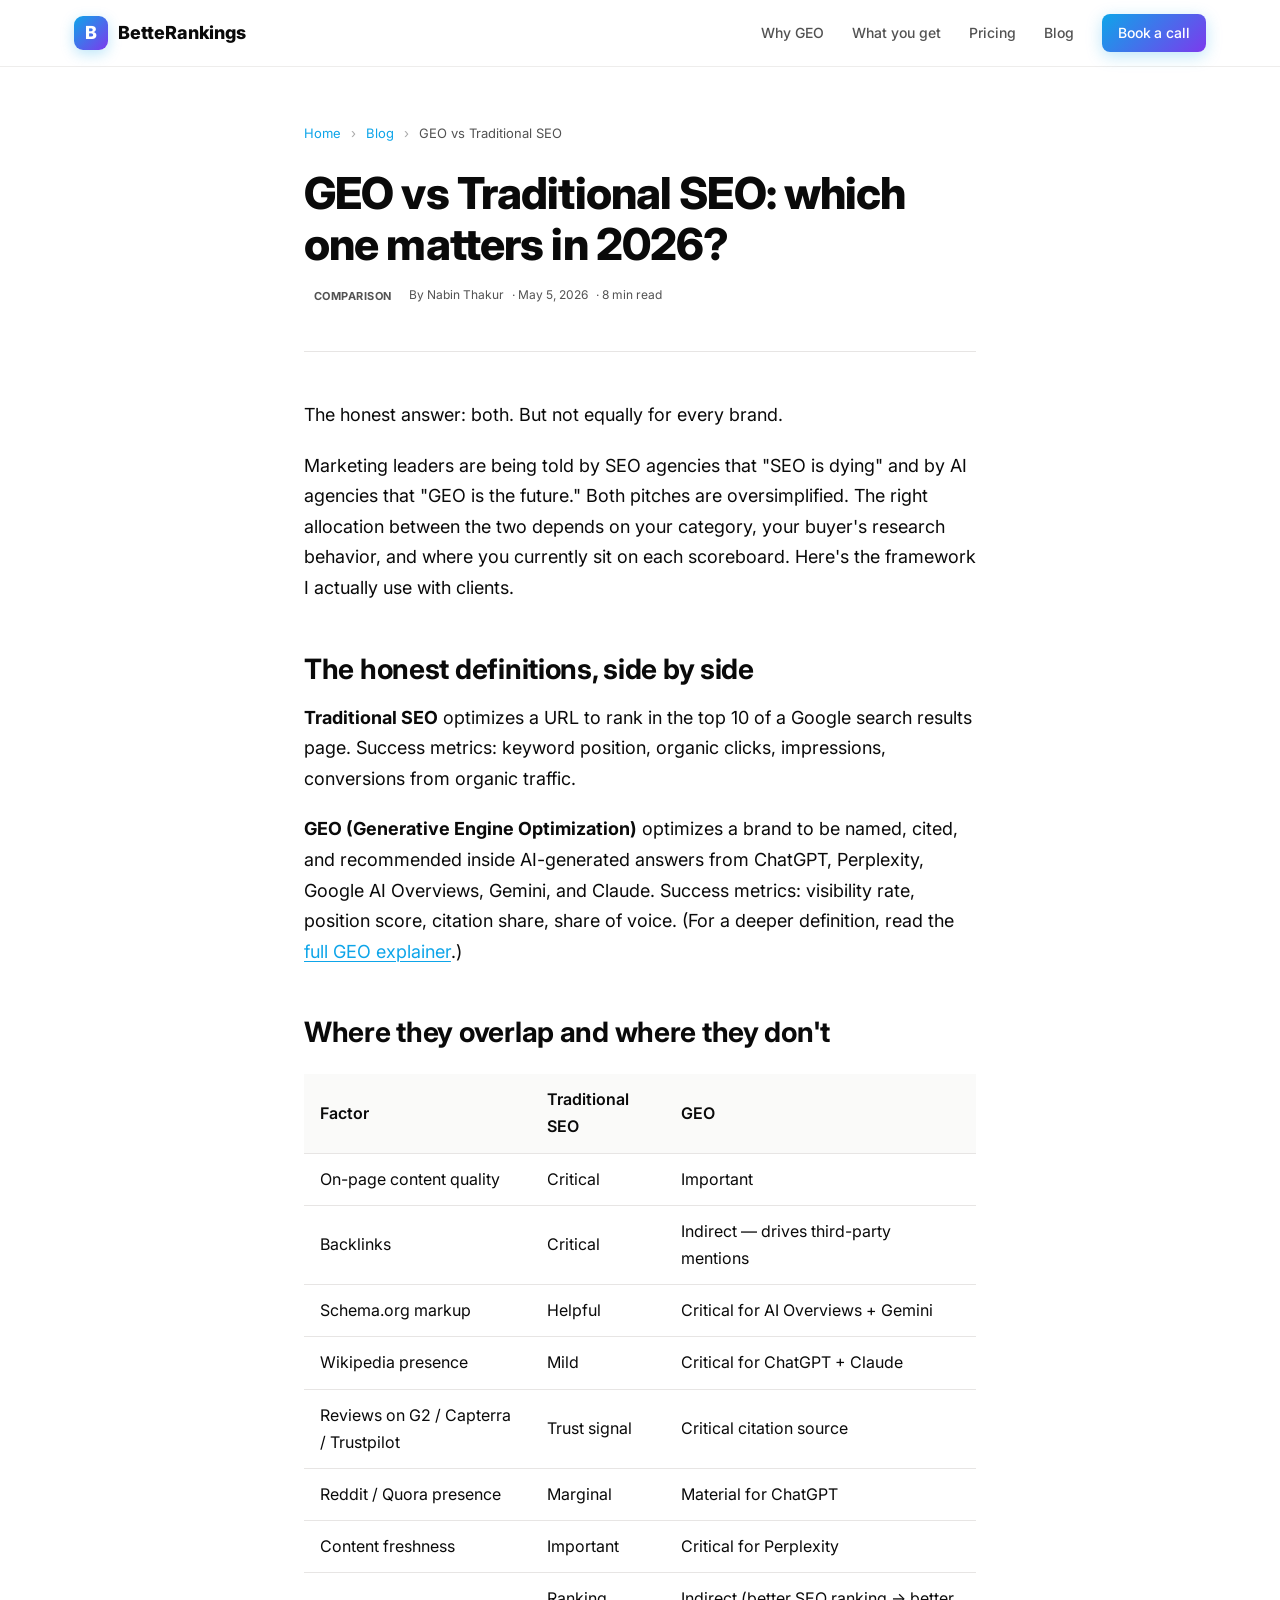
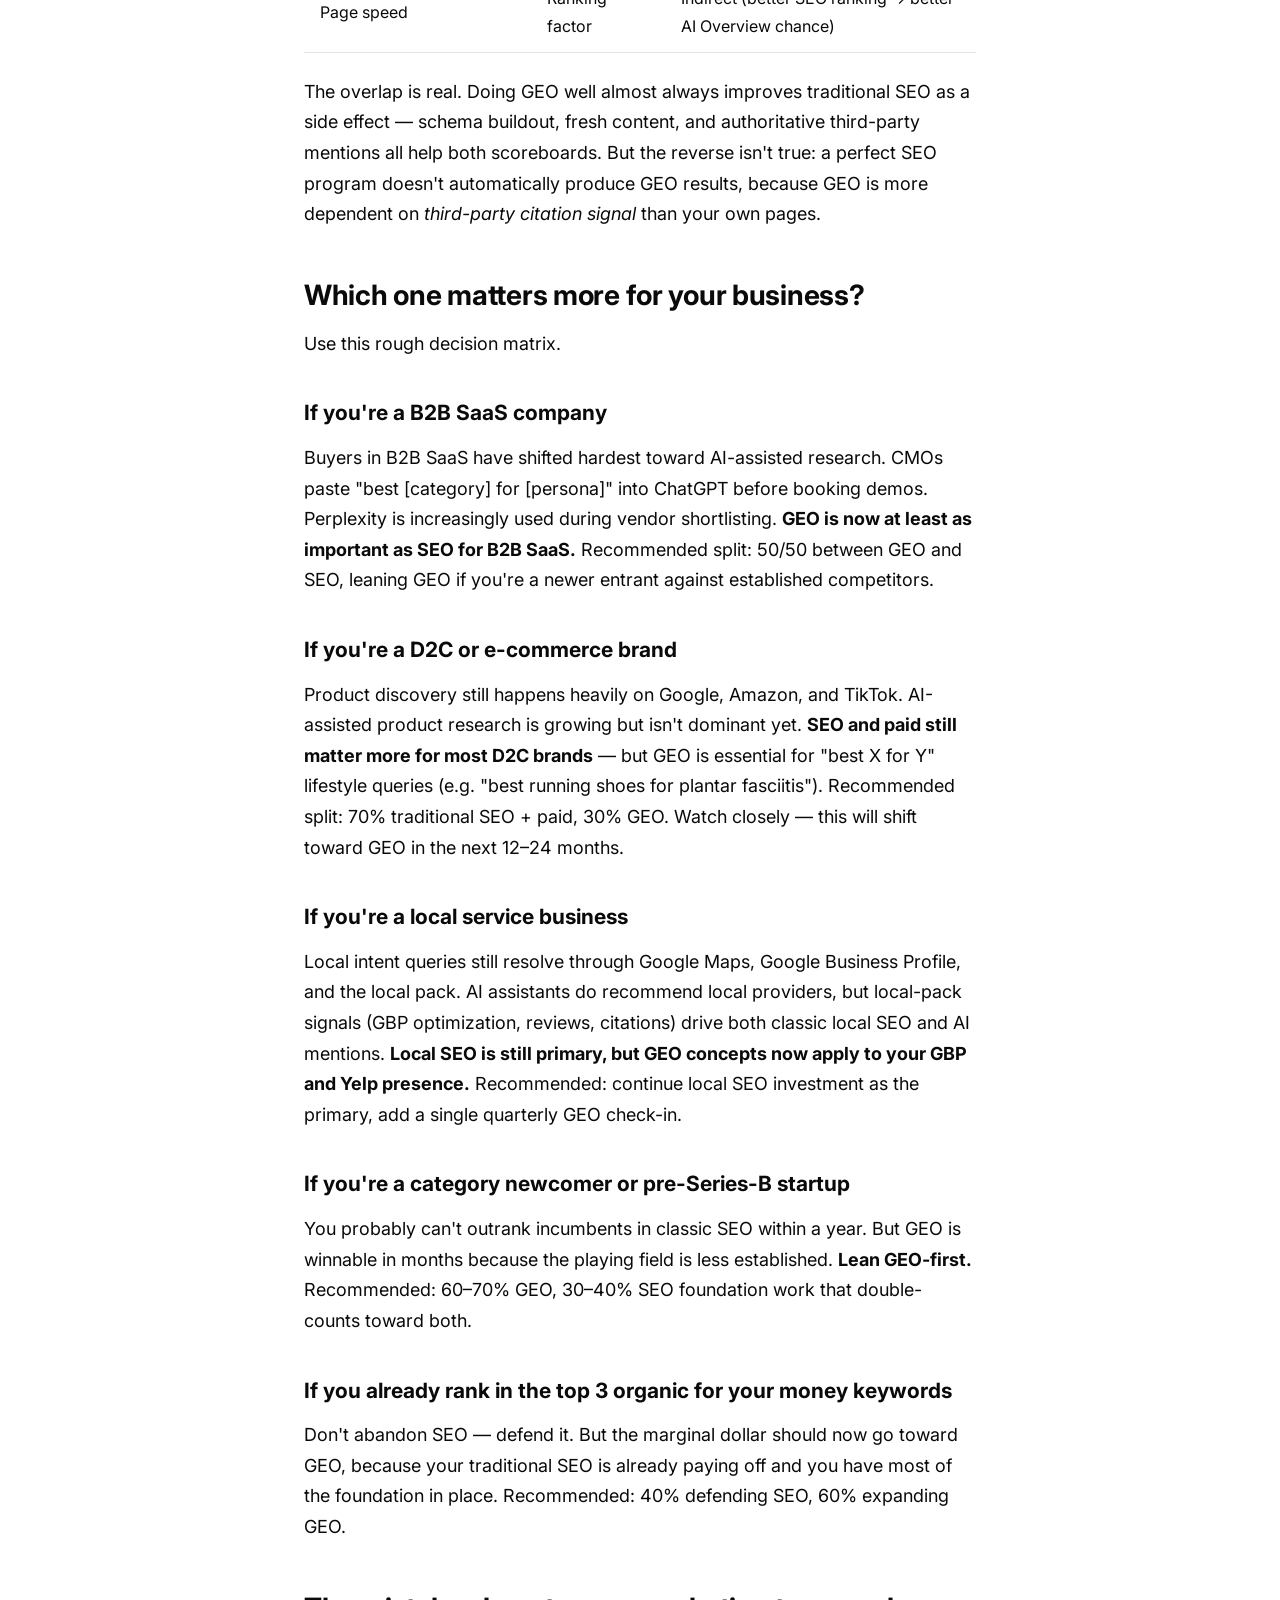
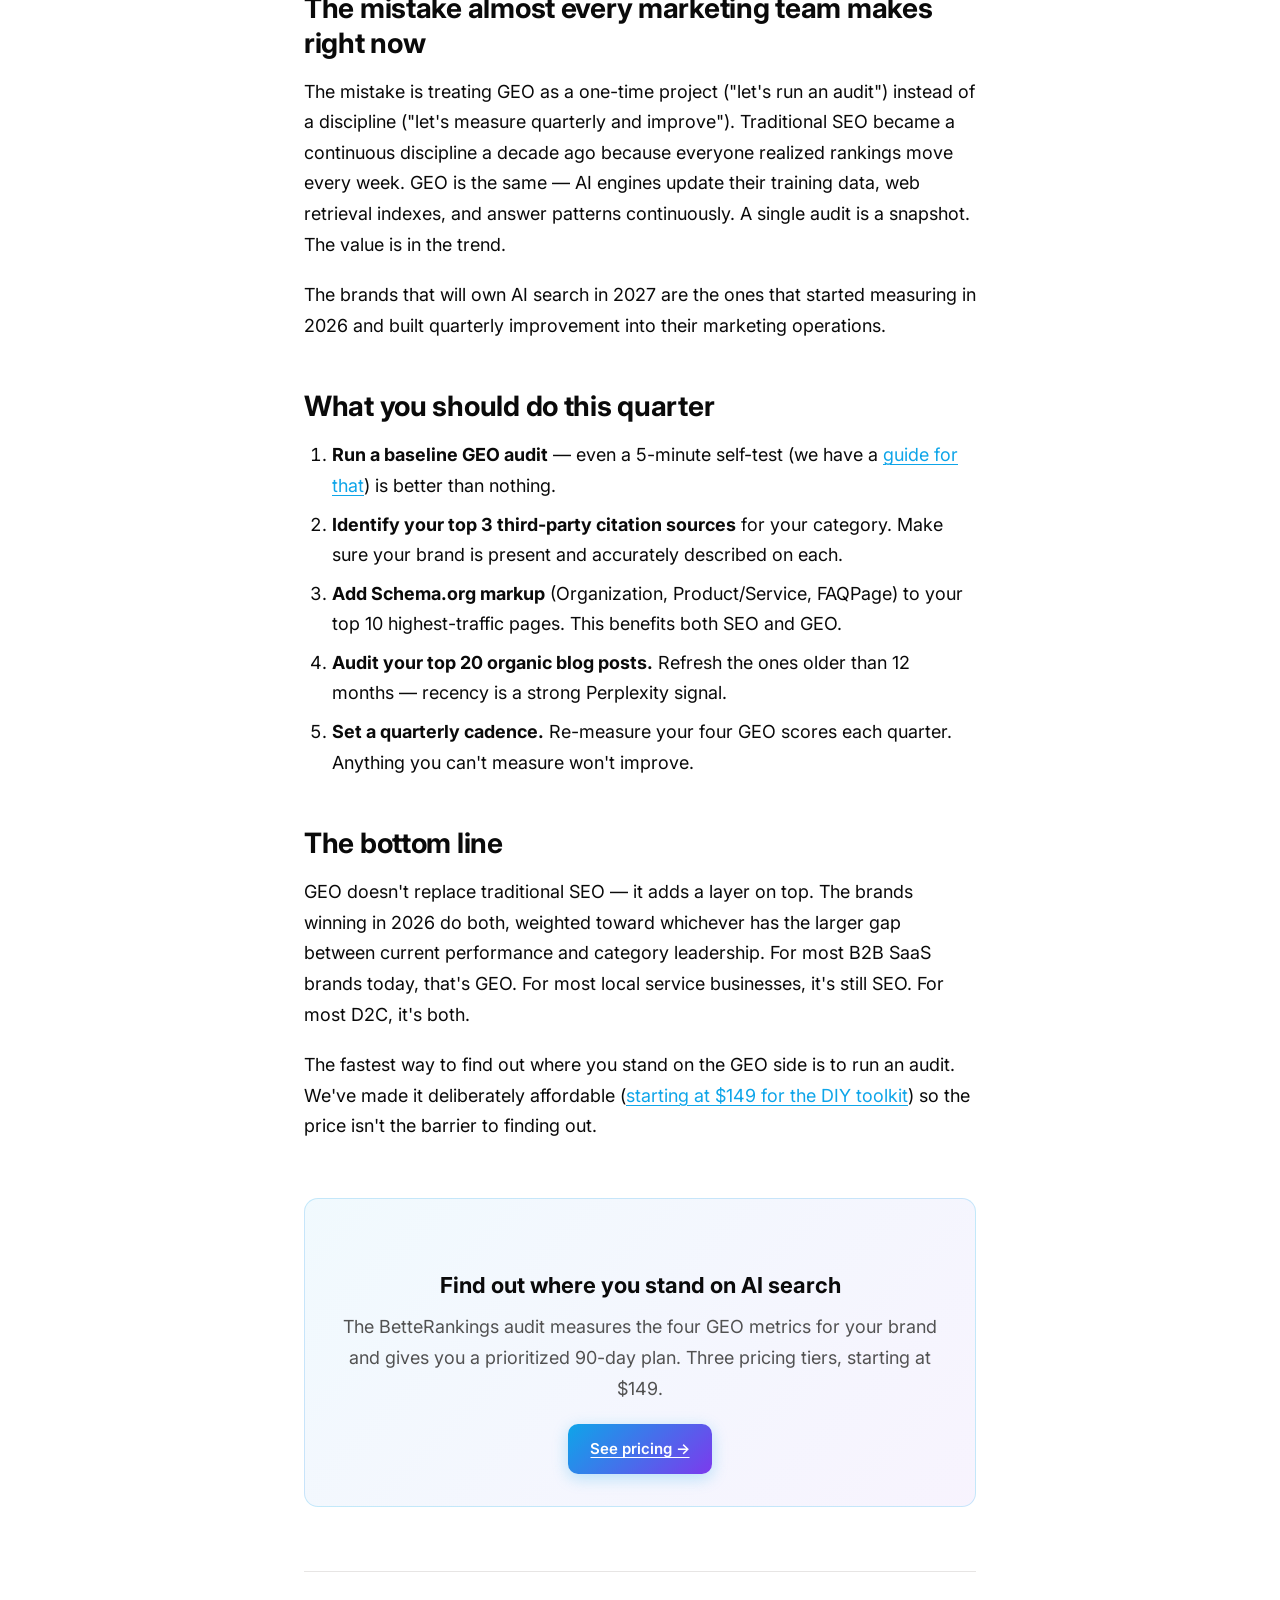
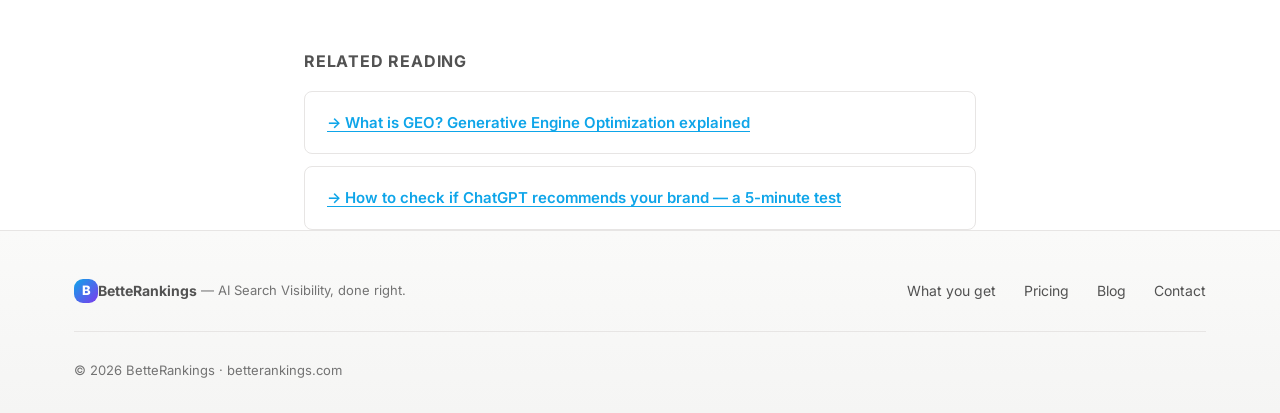
<file: blog/geo-vs-traditional-seo.html>
<!DOCTYPE html>
<html lang="en">
<head>
  <meta charset="UTF-8">
  <meta name="viewport" content="width=device-width, initial-scale=1.0">
  <title>GEO vs Traditional SEO: Which One Matters in 2026? | BetteRankings</title>
  <meta name="description" content="An honest framework for deciding whether to invest in Generative Engine Optimization (GEO), traditional SEO, or both. With examples for B2B SaaS, D2C, and local services.">
  <meta name="keywords" content="GEO vs SEO, generative engine optimization vs SEO, AI SEO vs traditional SEO, AEO vs SEO, search marketing 2026">
  <meta name="author" content="Nabin Thakur">
  <meta name="robots" content="index, follow, max-image-preview:large">
  <link rel="canonical" href="https://betterankings.com/blog/geo-vs-traditional-seo.html">
  <meta name="theme-color" content="#0EA5E9">

  <meta property="og:type" content="article">
  <meta property="og:title" content="GEO vs Traditional SEO: Which One Matters in 2026?">
  <meta property="og:description" content="An honest framework for deciding where to invest your search marketing budget.">
  <meta property="og:url" content="https://betterankings.com/blog/geo-vs-traditional-seo.html">
  <meta property="og:image" content="https://betterankings.com/assets/og-image.png">
  <meta property="article:author" content="Nabin Thakur">
  <meta property="article:published_time" content="2026-05-05">

  <meta name="twitter:card" content="summary_large_image">
  <meta name="twitter:title" content="GEO vs Traditional SEO: Which One Matters in 2026?">
  <meta name="twitter:description" content="An honest framework for deciding where to invest your search marketing budget.">

  <link rel="icon" type="image/svg+xml" href="data:image/svg+xml,%3Csvg xmlns='http://www.w3.org/2000/svg' viewBox='0 0 100 100'%3E%3Crect width='100' height='100' rx='20' fill='%230EA5E9'/%3E%3Ctext x='50' y='68' font-size='60' text-anchor='middle' fill='white' font-family='Arial' font-weight='bold'%3EB%3C/text%3E%3C/svg%3E">
  <link rel="preconnect" href="https://fonts.googleapis.com">
  <link rel="preconnect" href="https://fonts.gstatic.com" crossorigin>
  <link href="https://fonts.googleapis.com/css2?family=Inter:wght@400;500;600;700;800&display=swap" rel="stylesheet">
  <link rel="stylesheet" href="../styles.css">
  <link rel="stylesheet" href="blog.css">

  <script type="application/ld+json">
  {
    "@context": "https://schema.org",
    "@type": "Article",
    "headline": "GEO vs Traditional SEO: Which One Matters in 2026?",
    "datePublished": "2026-05-05",
    "dateModified": "2026-05-05",
    "author": { "@type": "Person", "name": "Nabin Thakur" },
    "publisher": { "@type": "Organization", "name": "BetteRankings", "logo": { "@type": "ImageObject", "url": "https://betterankings.com/assets/logo.png" } },
    "mainEntityOfPage": "https://betterankings.com/blog/geo-vs-traditional-seo.html"
  }
  </script>
  <script type="application/ld+json">
  {
    "@context": "https://schema.org",
    "@type": "BreadcrumbList",
    "itemListElement": [
      { "@type": "ListItem", "position": 1, "name": "Home", "item": "https://betterankings.com/" },
      { "@type": "ListItem", "position": 2, "name": "Blog", "item": "https://betterankings.com/blog/" },
      { "@type": "ListItem", "position": 3, "name": "GEO vs Traditional SEO", "item": "https://betterankings.com/blog/geo-vs-traditional-seo.html" }
    ]
  }
  </script>
</head>
<body>

  <header class="site-header">
    <div class="container header-inner">
      <a href="/" class="logo"><span class="logo-mark">B</span><span class="logo-text">BetteRankings</span></a>
      <nav class="nav" aria-label="Primary">
        <a href="/#problem">Why GEO</a>
        <a href="/#what-you-get">What you get</a>
        <a href="/#pricing">Pricing</a>
        <a href="/blog/">Blog</a>
        <a href="/#final-cta" class="btn btn-sm btn-primary">Book a call</a>
      </nav>
    </div>
  </header>

  <main>
  <article class="article">
    <header class="article-header">
      <nav aria-label="Breadcrumb" class="breadcrumb">
        <a href="/">Home</a> <span>›</span> <a href="/blog/">Blog</a> <span>›</span> <span aria-current="page">GEO vs Traditional SEO</span>
      </nav>
      <h1>GEO vs Traditional SEO: which one matters in 2026?</h1>
      <div class="post-meta">
        <span class="post-tag">Comparison</span>
        <span>By Nabin Thakur</span>
        <span>· May 5, 2026</span>
        <span>· 8 min read</span>
      </div>
    </header>

    <div class="article-body">
      <p>The honest answer: both. But not equally for every brand.</p>

      <p>Marketing leaders are being told by SEO agencies that "SEO is dying" and by AI agencies that "GEO is the future." Both pitches are oversimplified. The right allocation between the two depends on your category, your buyer's research behavior, and where you currently sit on each scoreboard. Here's the framework I actually use with clients.</p>

      <h2>The honest definitions, side by side</h2>
      <p><strong>Traditional SEO</strong> optimizes a URL to rank in the top 10 of a Google search results page. Success metrics: keyword position, organic clicks, impressions, conversions from organic traffic.</p>
      <p><strong>GEO (Generative Engine Optimization)</strong> optimizes a brand to be named, cited, and recommended inside AI-generated answers from ChatGPT, Perplexity, Google AI Overviews, Gemini, and Claude. Success metrics: visibility rate, position score, citation share, share of voice. (For a deeper definition, read the <a href="/blog/what-is-geo.html">full GEO explainer</a>.)</p>

      <h2>Where they overlap and where they don't</h2>
      <table>
        <thead>
          <tr><th>Factor</th><th>Traditional SEO</th><th>GEO</th></tr>
        </thead>
        <tbody>
          <tr><td>On-page content quality</td><td>Critical</td><td>Important</td></tr>
          <tr><td>Backlinks</td><td>Critical</td><td>Indirect — drives third-party mentions</td></tr>
          <tr><td>Schema.org markup</td><td>Helpful</td><td>Critical for AI Overviews + Gemini</td></tr>
          <tr><td>Wikipedia presence</td><td>Mild</td><td>Critical for ChatGPT + Claude</td></tr>
          <tr><td>Reviews on G2 / Capterra / Trustpilot</td><td>Trust signal</td><td>Critical citation source</td></tr>
          <tr><td>Reddit / Quora presence</td><td>Marginal</td><td>Material for ChatGPT</td></tr>
          <tr><td>Content freshness</td><td>Important</td><td>Critical for Perplexity</td></tr>
          <tr><td>Page speed</td><td>Ranking factor</td><td>Indirect (better SEO ranking → better AI Overview chance)</td></tr>
        </tbody>
      </table>

      <p>The overlap is real. Doing GEO well almost always improves traditional SEO as a side effect — schema buildout, fresh content, and authoritative third-party mentions all help both scoreboards. But the reverse isn't true: a perfect SEO program doesn't automatically produce GEO results, because GEO is more dependent on <em>third-party citation signal</em> than your own pages.</p>

      <h2>Which one matters more for your business?</h2>
      <p>Use this rough decision matrix.</p>

      <h3>If you're a B2B SaaS company</h3>
      <p>Buyers in B2B SaaS have shifted hardest toward AI-assisted research. CMOs paste "best [category] for [persona]" into ChatGPT before booking demos. Perplexity is increasingly used during vendor shortlisting. <strong>GEO is now at least as important as SEO for B2B SaaS.</strong> Recommended split: 50/50 between GEO and SEO, leaning GEO if you're a newer entrant against established competitors.</p>

      <h3>If you're a D2C or e-commerce brand</h3>
      <p>Product discovery still happens heavily on Google, Amazon, and TikTok. AI-assisted product research is growing but isn't dominant yet. <strong>SEO and paid still matter more for most D2C brands</strong> — but GEO is essential for "best X for Y" lifestyle queries (e.g. "best running shoes for plantar fasciitis"). Recommended split: 70% traditional SEO + paid, 30% GEO. Watch closely — this will shift toward GEO in the next 12–24 months.</p>

      <h3>If you're a local service business</h3>
      <p>Local intent queries still resolve through Google Maps, Google Business Profile, and the local pack. AI assistants do recommend local providers, but local-pack signals (GBP optimization, reviews, citations) drive both classic local SEO and AI mentions. <strong>Local SEO is still primary, but GEO concepts now apply to your GBP and Yelp presence.</strong> Recommended: continue local SEO investment as the primary, add a single quarterly GEO check-in.</p>

      <h3>If you're a category newcomer or pre-Series-B startup</h3>
      <p>You probably can't outrank incumbents in classic SEO within a year. But GEO is winnable in months because the playing field is less established. <strong>Lean GEO-first.</strong> Recommended: 60–70% GEO, 30–40% SEO foundation work that double-counts toward both.</p>

      <h3>If you already rank in the top 3 organic for your money keywords</h3>
      <p>Don't abandon SEO — defend it. But the marginal dollar should now go toward GEO, because your traditional SEO is already paying off and you have most of the foundation in place. Recommended: 40% defending SEO, 60% expanding GEO.</p>

      <h2>The mistake almost every marketing team makes right now</h2>
      <p>The mistake is treating GEO as a one-time project ("let's run an audit") instead of a discipline ("let's measure quarterly and improve"). Traditional SEO became a continuous discipline a decade ago because everyone realized rankings move every week. GEO is the same — AI engines update their training data, web retrieval indexes, and answer patterns continuously. A single audit is a snapshot. The value is in the trend.</p>

      <p>The brands that will own AI search in 2027 are the ones that started measuring in 2026 and built quarterly improvement into their marketing operations.</p>

      <h2>What you should do this quarter</h2>
      <ol>
        <li><strong>Run a baseline GEO audit</strong> — even a 5-minute self-test (we have a <a href="/blog/how-to-check-chatgpt-mentions-your-brand.html">guide for that</a>) is better than nothing.</li>
        <li><strong>Identify your top 3 third-party citation sources</strong> for your category. Make sure your brand is present and accurately described on each.</li>
        <li><strong>Add Schema.org markup</strong> (Organization, Product/Service, FAQPage) to your top 10 highest-traffic pages. This benefits both SEO and GEO.</li>
        <li><strong>Audit your top 20 organic blog posts.</strong> Refresh the ones older than 12 months — recency is a strong Perplexity signal.</li>
        <li><strong>Set a quarterly cadence.</strong> Re-measure your four GEO scores each quarter. Anything you can't measure won't improve.</li>
      </ol>

      <h2>The bottom line</h2>
      <p>GEO doesn't replace traditional SEO — it adds a layer on top. The brands winning in 2026 do both, weighted toward whichever has the larger gap between current performance and category leadership. For most B2B SaaS brands today, that's GEO. For most local service businesses, it's still SEO. For most D2C, it's both.</p>

      <p>The fastest way to find out where you stand on the GEO side is to run an audit. We've made it deliberately affordable (<a href="/#pricing">starting at $149 for the DIY toolkit</a>) so the price isn't the barrier to finding out.</p>

      <div class="article-cta">
        <h3>Find out where you stand on AI search</h3>
        <p>The BetteRankings audit measures the four GEO metrics for your brand and gives you a prioritized 90-day plan. Three pricing tiers, starting at $149.</p>
        <a href="/#pricing" class="btn btn-primary">See pricing →</a>
      </div>

      <div class="related-posts">
        <h3>Related reading</h3>
        <div class="related-list">
          <a href="/blog/what-is-geo.html">→ What is GEO? Generative Engine Optimization explained</a>
          <a href="/blog/how-to-check-chatgpt-mentions-your-brand.html">→ How to check if ChatGPT recommends your brand — a 5-minute test</a>
        </div>
      </div>
    </div>
  </article>
  </main>

  <footer class="site-footer">
    <div class="container">
      <div class="footer-inner">
        <div><span class="logo-mark small">B</span><strong>BetteRankings</strong><span class="footer-tag">— AI Search Visibility, done right.</span></div>
        <nav class="footer-nav"><a href="/#what-you-get">What you get</a><a href="/#pricing">Pricing</a><a href="/blog/">Blog</a><a href="mailto:hello@betterankings.com">Contact</a></nav>
      </div>
      <p class="footer-copy">© 2026 BetteRankings · betterankings.com</p>
    </div>
  </footer>
  <script src="../script.js"></script>
</body>
</html>
</file>
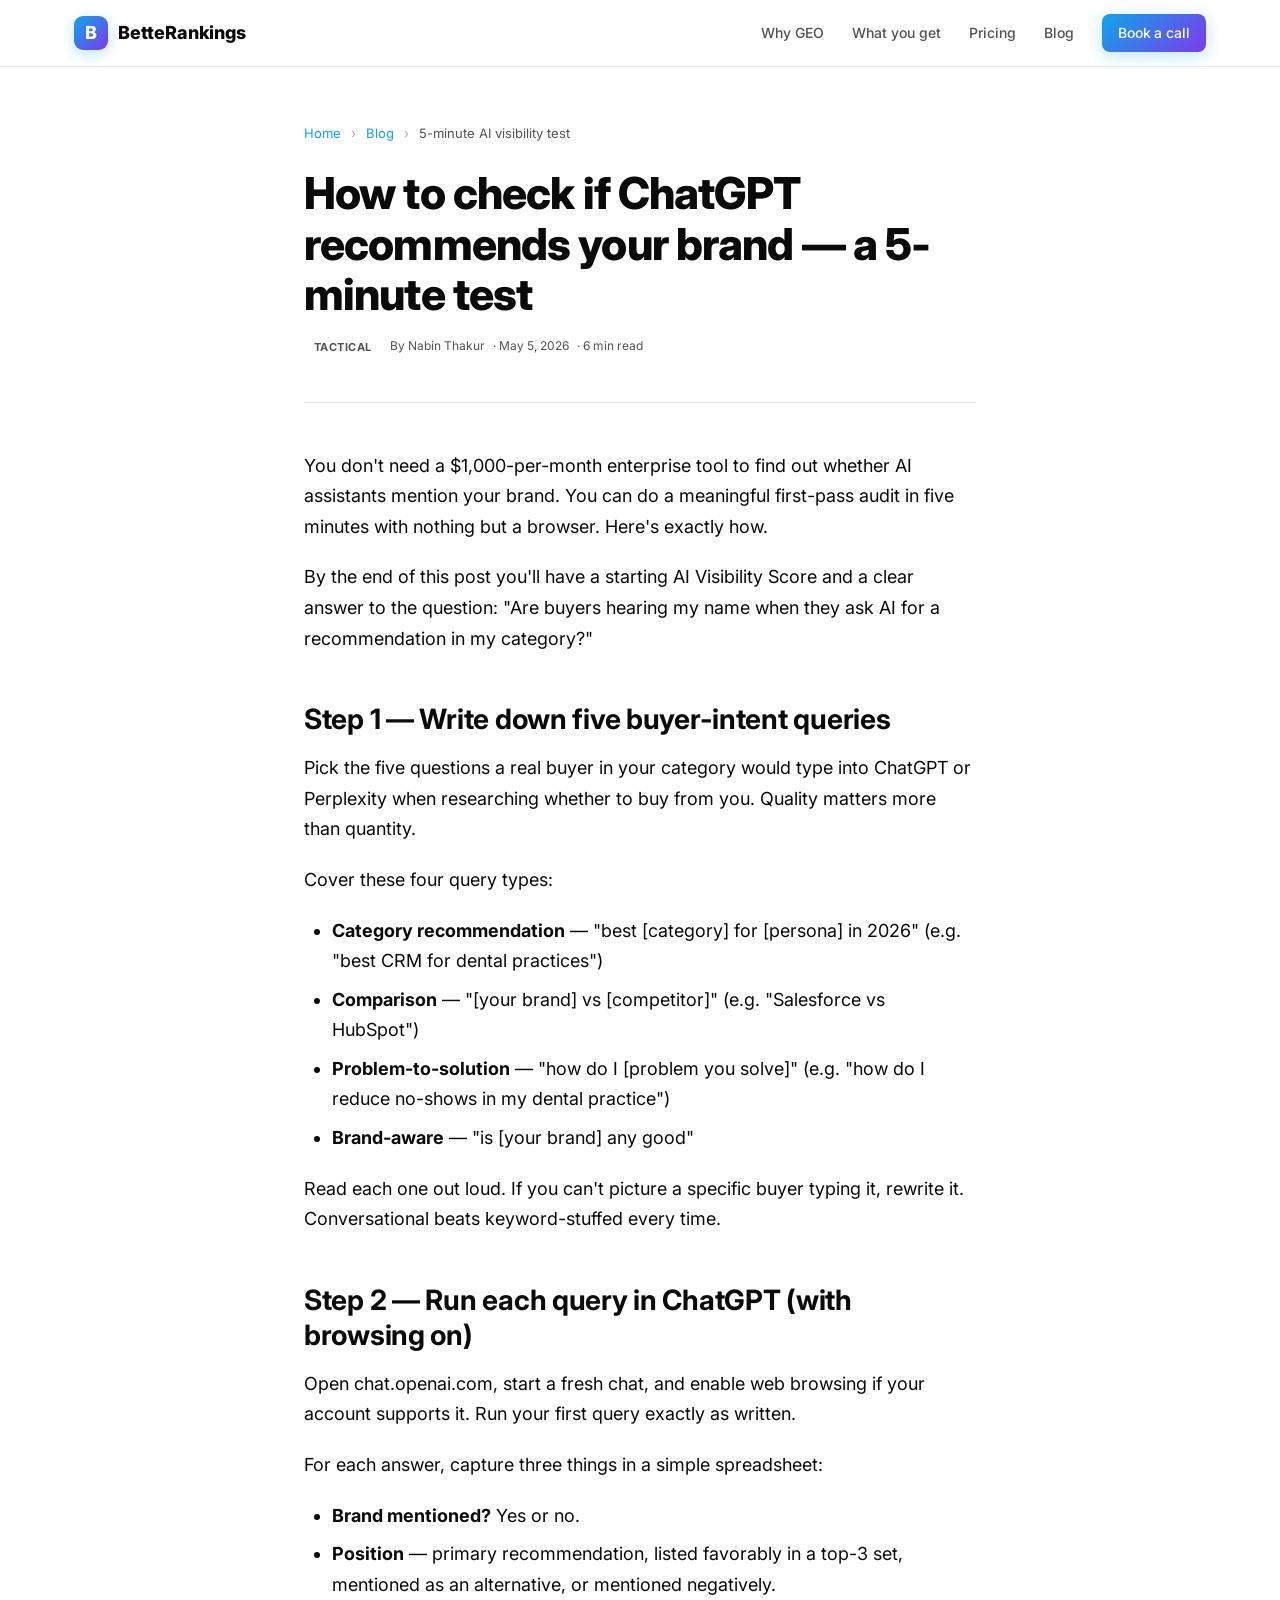
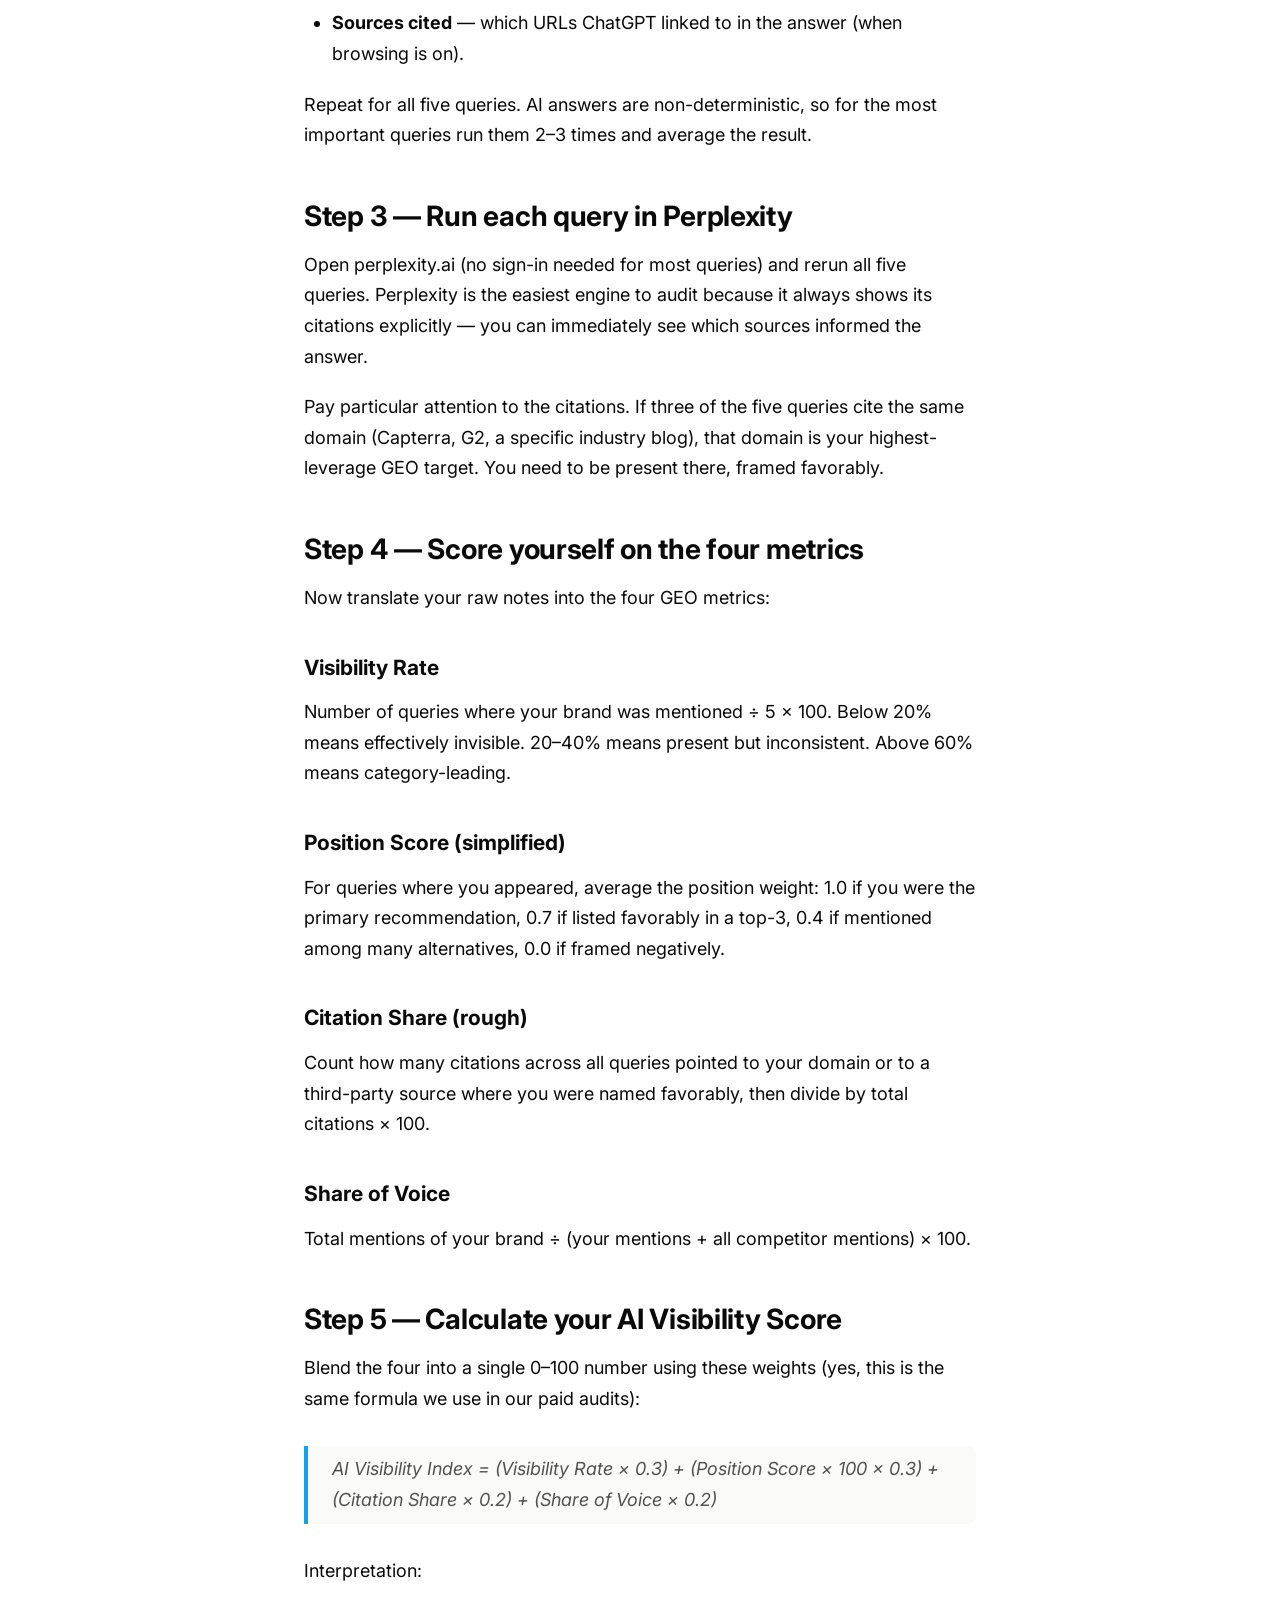
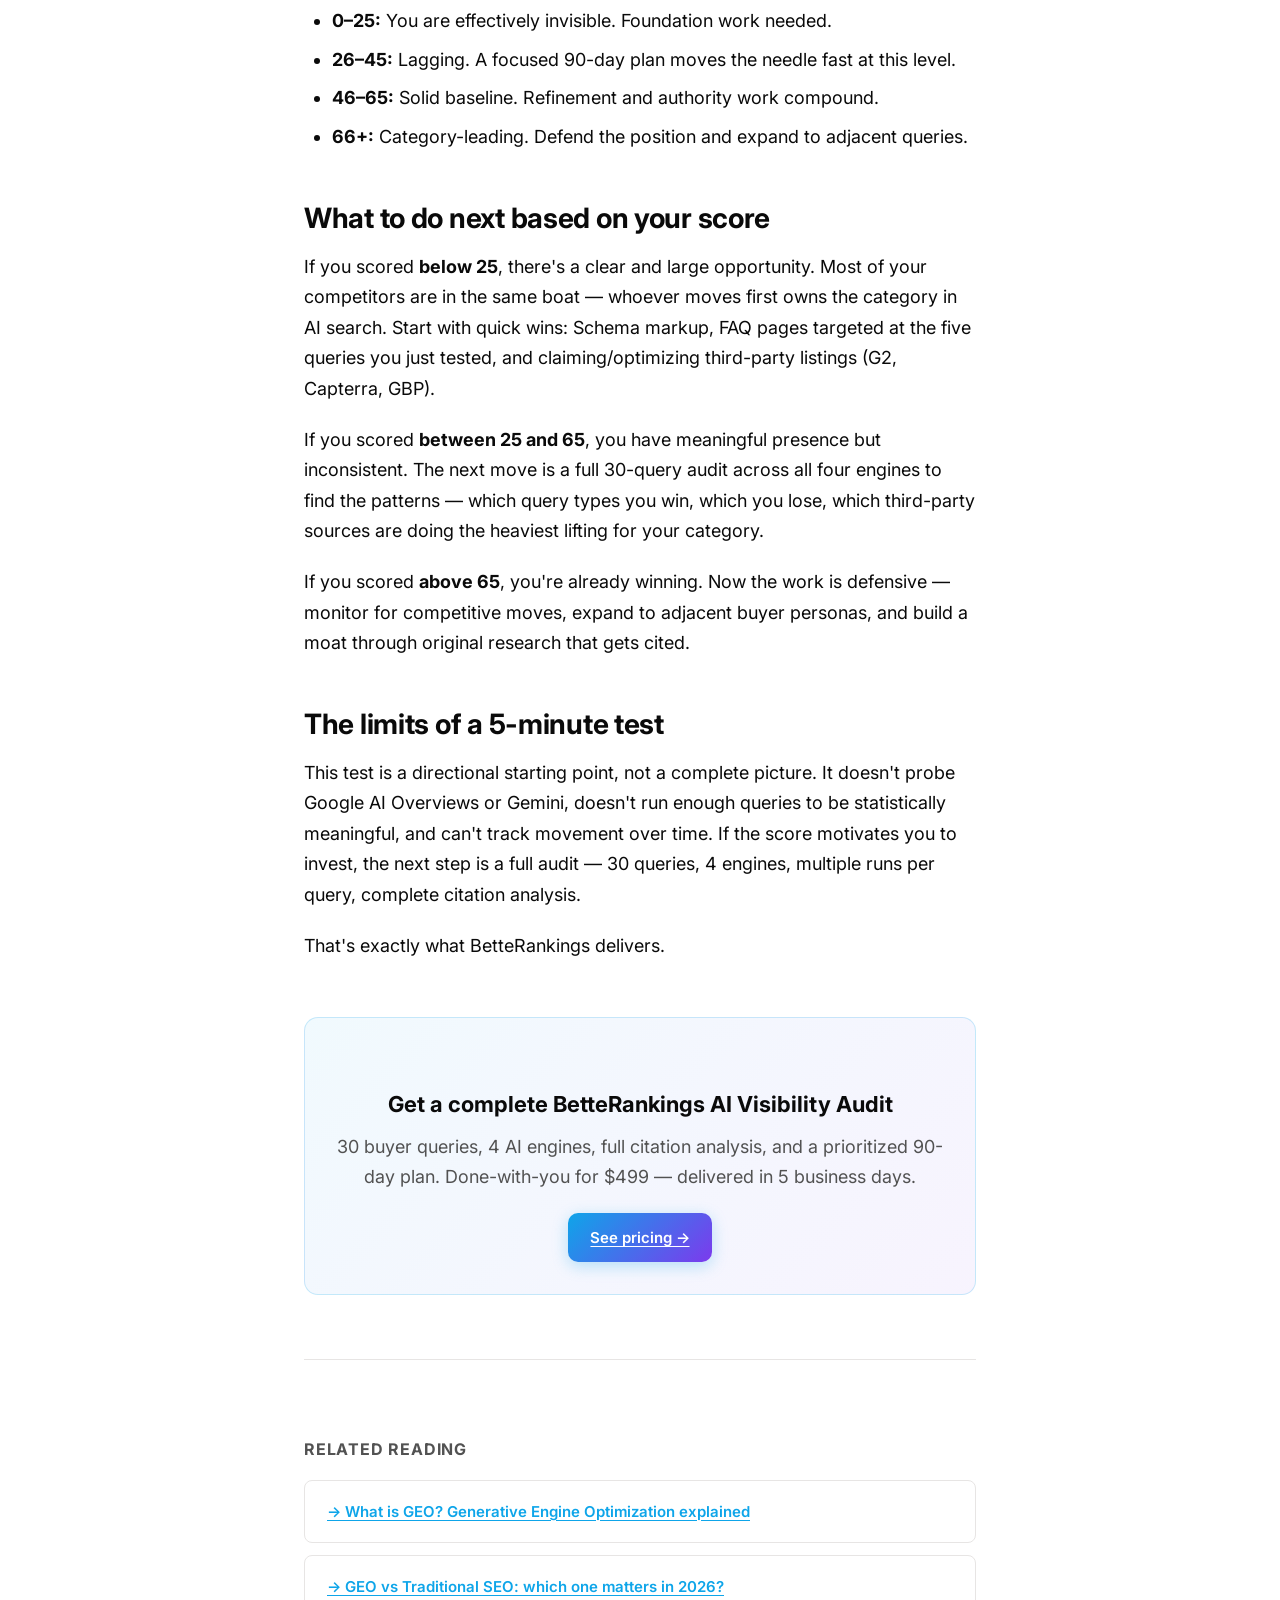
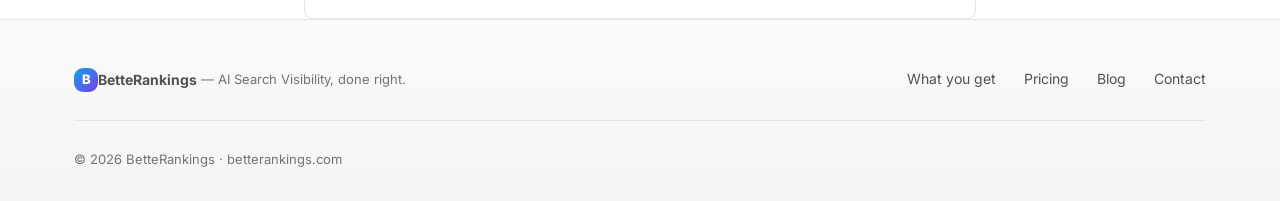
<file: blog/how-to-check-chatgpt-mentions-your-brand.html>
<!DOCTYPE html>
<html lang="en">
<head>
  <meta charset="UTF-8">
  <meta name="viewport" content="width=device-width, initial-scale=1.0">
  <title>How to Check if ChatGPT Recommends Your Brand — A 5-Minute Test (2026)</title>
  <meta name="description" content="The exact 5-step test to find out whether ChatGPT, Perplexity, and Google AI mention your brand when buyers ask about your category. No tools required.">
  <meta name="keywords" content="check ChatGPT brand mentions, AI visibility test, does ChatGPT mention my brand, Perplexity brand check, AI search audit free">
  <meta name="author" content="Nabin Thakur">
  <meta name="robots" content="index, follow, max-image-preview:large">
  <link rel="canonical" href="https://betterankings.com/blog/how-to-check-chatgpt-mentions-your-brand.html">
  <meta name="theme-color" content="#0EA5E9">

  <meta property="og:type" content="article">
  <meta property="og:title" content="How to Check if ChatGPT Recommends Your Brand — A 5-Minute Test">
  <meta property="og:description" content="The exact 5-step test to find out whether ChatGPT, Perplexity, and Google AI mention your brand. No tools required.">
  <meta property="og:url" content="https://betterankings.com/blog/how-to-check-chatgpt-mentions-your-brand.html">
  <meta property="og:image" content="https://betterankings.com/assets/og-image.png">
  <meta property="article:author" content="Nabin Thakur">
  <meta property="article:published_time" content="2026-05-05">

  <meta name="twitter:card" content="summary_large_image">
  <meta name="twitter:title" content="How to Check if ChatGPT Recommends Your Brand">
  <meta name="twitter:description" content="A free 5-step test for AI visibility. No tools required.">

  <link rel="icon" type="image/svg+xml" href="data:image/svg+xml,%3Csvg xmlns='http://www.w3.org/2000/svg' viewBox='0 0 100 100'%3E%3Crect width='100' height='100' rx='20' fill='%230EA5E9'/%3E%3Ctext x='50' y='68' font-size='60' text-anchor='middle' fill='white' font-family='Arial' font-weight='bold'%3EB%3C/text%3E%3C/svg%3E">
  <link rel="preconnect" href="https://fonts.googleapis.com">
  <link rel="preconnect" href="https://fonts.gstatic.com" crossorigin>
  <link href="https://fonts.googleapis.com/css2?family=Inter:wght@400;500;600;700;800&display=swap" rel="stylesheet">
  <link rel="stylesheet" href="../styles.css">
  <link rel="stylesheet" href="blog.css">

  <script type="application/ld+json">
  {
    "@context": "https://schema.org",
    "@type": "HowTo",
    "name": "How to Check if ChatGPT Recommends Your Brand",
    "description": "A free 5-step test to find out whether AI assistants mention your brand for buyer-intent queries.",
    "totalTime": "PT5M",
    "estimatedCost": { "@type": "MonetaryAmount", "currency": "USD", "value": "0" },
    "step": [
      { "@type": "HowToStep", "name": "Pick five buyer-intent queries", "text": "Write down the five most common questions a buyer in your category would type into ChatGPT or Perplexity." },
      { "@type": "HowToStep", "name": "Run each query in ChatGPT (browsing on)", "text": "Open chat.openai.com, enable browsing if available, and run each of the five queries fresh." },
      { "@type": "HowToStep", "name": "Run each query in Perplexity", "text": "Repeat in perplexity.ai and capture which sources are cited for each answer." },
      { "@type": "HowToStep", "name": "Score yourself on the four metrics", "text": "For each query, note whether your brand is mentioned, where, how it is framed, and which competitors win." },
      { "@type": "HowToStep", "name": "Calculate your starting AI Visibility Score", "text": "Combine the results into a 0 to 100 score and decide whether to invest in a deeper audit." }
    ]
  }
  </script>
  <script type="application/ld+json">
  {
    "@context": "https://schema.org",
    "@type": "Article",
    "headline": "How to Check if ChatGPT Recommends Your Brand — A 5-Minute Test",
    "datePublished": "2026-05-05",
    "dateModified": "2026-05-05",
    "author": { "@type": "Person", "name": "Nabin Thakur" },
    "publisher": { "@type": "Organization", "name": "BetteRankings", "logo": { "@type": "ImageObject", "url": "https://betterankings.com/assets/logo.png" } },
    "mainEntityOfPage": "https://betterankings.com/blog/how-to-check-chatgpt-mentions-your-brand.html"
  }
  </script>
  <script type="application/ld+json">
  {
    "@context": "https://schema.org",
    "@type": "BreadcrumbList",
    "itemListElement": [
      { "@type": "ListItem", "position": 1, "name": "Home", "item": "https://betterankings.com/" },
      { "@type": "ListItem", "position": 2, "name": "Blog", "item": "https://betterankings.com/blog/" },
      { "@type": "ListItem", "position": 3, "name": "Check ChatGPT brand mentions", "item": "https://betterankings.com/blog/how-to-check-chatgpt-mentions-your-brand.html" }
    ]
  }
  </script>
</head>
<body>

  <header class="site-header">
    <div class="container header-inner">
      <a href="/" class="logo"><span class="logo-mark">B</span><span class="logo-text">BetteRankings</span></a>
      <nav class="nav" aria-label="Primary">
        <a href="/#problem">Why GEO</a>
        <a href="/#what-you-get">What you get</a>
        <a href="/#pricing">Pricing</a>
        <a href="/blog/">Blog</a>
        <a href="/#final-cta" class="btn btn-sm btn-primary">Book a call</a>
      </nav>
    </div>
  </header>

  <main>
  <article class="article">
    <header class="article-header">
      <nav aria-label="Breadcrumb" class="breadcrumb">
        <a href="/">Home</a> <span>›</span> <a href="/blog/">Blog</a> <span>›</span> <span aria-current="page">5-minute AI visibility test</span>
      </nav>
      <h1>How to check if ChatGPT recommends your brand — a 5-minute test</h1>
      <div class="post-meta">
        <span class="post-tag">Tactical</span>
        <span>By Nabin Thakur</span>
        <span>· May 5, 2026</span>
        <span>· 6 min read</span>
      </div>
    </header>

    <div class="article-body">
      <p>You don't need a $1,000-per-month enterprise tool to find out whether AI assistants mention your brand. You can do a meaningful first-pass audit in five minutes with nothing but a browser. Here's exactly how.</p>

      <p>By the end of this post you'll have a starting AI Visibility Score and a clear answer to the question: "Are buyers hearing my name when they ask AI for a recommendation in my category?"</p>

      <h2>Step 1 — Write down five buyer-intent queries</h2>
      <p>Pick the five questions a real buyer in your category would type into ChatGPT or Perplexity when researching whether to buy from you. Quality matters more than quantity.</p>

      <p>Cover these four query types:</p>
      <ul>
        <li><strong>Category recommendation</strong> — "best [category] for [persona] in 2026" (e.g. "best CRM for dental practices")</li>
        <li><strong>Comparison</strong> — "[your brand] vs [competitor]" (e.g. "Salesforce vs HubSpot")</li>
        <li><strong>Problem-to-solution</strong> — "how do I [problem you solve]" (e.g. "how do I reduce no-shows in my dental practice")</li>
        <li><strong>Brand-aware</strong> — "is [your brand] any good"</li>
      </ul>

      <p>Read each one out loud. If you can't picture a specific buyer typing it, rewrite it. Conversational beats keyword-stuffed every time.</p>

      <h2>Step 2 — Run each query in ChatGPT (with browsing on)</h2>
      <p>Open chat.openai.com, start a fresh chat, and enable web browsing if your account supports it. Run your first query exactly as written.</p>

      <p>For each answer, capture three things in a simple spreadsheet:</p>
      <ul>
        <li><strong>Brand mentioned?</strong> Yes or no.</li>
        <li><strong>Position</strong> — primary recommendation, listed favorably in a top-3 set, mentioned as an alternative, or mentioned negatively.</li>
        <li><strong>Sources cited</strong> — which URLs ChatGPT linked to in the answer (when browsing is on).</li>
      </ul>

      <p>Repeat for all five queries. AI answers are non-deterministic, so for the most important queries run them 2–3 times and average the result.</p>

      <h2>Step 3 — Run each query in Perplexity</h2>
      <p>Open perplexity.ai (no sign-in needed for most queries) and rerun all five queries. Perplexity is the easiest engine to audit because it always shows its citations explicitly — you can immediately see which sources informed the answer.</p>

      <p>Pay particular attention to the citations. If three of the five queries cite the same domain (Capterra, G2, a specific industry blog), that domain is your highest-leverage GEO target. You need to be present there, framed favorably.</p>

      <h2>Step 4 — Score yourself on the four metrics</h2>
      <p>Now translate your raw notes into the four GEO metrics:</p>

      <h3>Visibility Rate</h3>
      <p>Number of queries where your brand was mentioned ÷ 5 × 100. Below 20% means effectively invisible. 20–40% means present but inconsistent. Above 60% means category-leading.</p>

      <h3>Position Score (simplified)</h3>
      <p>For queries where you appeared, average the position weight: 1.0 if you were the primary recommendation, 0.7 if listed favorably in a top-3, 0.4 if mentioned among many alternatives, 0.0 if framed negatively.</p>

      <h3>Citation Share (rough)</h3>
      <p>Count how many citations across all queries pointed to your domain or to a third-party source where you were named favorably, then divide by total citations × 100.</p>

      <h3>Share of Voice</h3>
      <p>Total mentions of your brand ÷ (your mentions + all competitor mentions) × 100.</p>

      <h2>Step 5 — Calculate your AI Visibility Score</h2>
      <p>Blend the four into a single 0–100 number using these weights (yes, this is the same formula we use in our paid audits):</p>

      <blockquote>AI Visibility Index = (Visibility Rate × 0.3) + (Position Score × 100 × 0.3) + (Citation Share × 0.2) + (Share of Voice × 0.2)</blockquote>

      <p>Interpretation:</p>
      <ul>
        <li><strong>0–25:</strong> You are effectively invisible. Foundation work needed.</li>
        <li><strong>26–45:</strong> Lagging. A focused 90-day plan moves the needle fast at this level.</li>
        <li><strong>46–65:</strong> Solid baseline. Refinement and authority work compound.</li>
        <li><strong>66+:</strong> Category-leading. Defend the position and expand to adjacent queries.</li>
      </ul>

      <h2>What to do next based on your score</h2>
      <p>If you scored <strong>below 25</strong>, there's a clear and large opportunity. Most of your competitors are in the same boat — whoever moves first owns the category in AI search. Start with quick wins: Schema markup, FAQ pages targeted at the five queries you just tested, and claiming/optimizing third-party listings (G2, Capterra, GBP).</p>

      <p>If you scored <strong>between 25 and 65</strong>, you have meaningful presence but inconsistent. The next move is a full 30-query audit across all four engines to find the patterns — which query types you win, which you lose, which third-party sources are doing the heaviest lifting for your category.</p>

      <p>If you scored <strong>above 65</strong>, you're already winning. Now the work is defensive — monitor for competitive moves, expand to adjacent buyer personas, and build a moat through original research that gets cited.</p>

      <h2>The limits of a 5-minute test</h2>
      <p>This test is a directional starting point, not a complete picture. It doesn't probe Google AI Overviews or Gemini, doesn't run enough queries to be statistically meaningful, and can't track movement over time. If the score motivates you to invest, the next step is a full audit — 30 queries, 4 engines, multiple runs per query, complete citation analysis.</p>

      <p>That's exactly what BetteRankings delivers.</p>

      <div class="article-cta">
        <h3>Get a complete BetteRankings AI Visibility Audit</h3>
        <p>30 buyer queries, 4 AI engines, full citation analysis, and a prioritized 90-day plan. Done-with-you for $499 — delivered in 5 business days.</p>
        <a href="/#pricing" class="btn btn-primary">See pricing →</a>
      </div>

      <div class="related-posts">
        <h3>Related reading</h3>
        <div class="related-list">
          <a href="/blog/what-is-geo.html">→ What is GEO? Generative Engine Optimization explained</a>
          <a href="/blog/geo-vs-traditional-seo.html">→ GEO vs Traditional SEO: which one matters in 2026?</a>
        </div>
      </div>
    </div>
  </article>
  </main>

  <footer class="site-footer">
    <div class="container">
      <div class="footer-inner">
        <div><span class="logo-mark small">B</span><strong>BetteRankings</strong><span class="footer-tag">— AI Search Visibility, done right.</span></div>
        <nav class="footer-nav"><a href="/#what-you-get">What you get</a><a href="/#pricing">Pricing</a><a href="/blog/">Blog</a><a href="mailto:hello@betterankings.com">Contact</a></nav>
      </div>
      <p class="footer-copy">© 2026 BetteRankings · betterankings.com</p>
    </div>
  </footer>
  <script src="../script.js"></script>
</body>
</html>
</file>
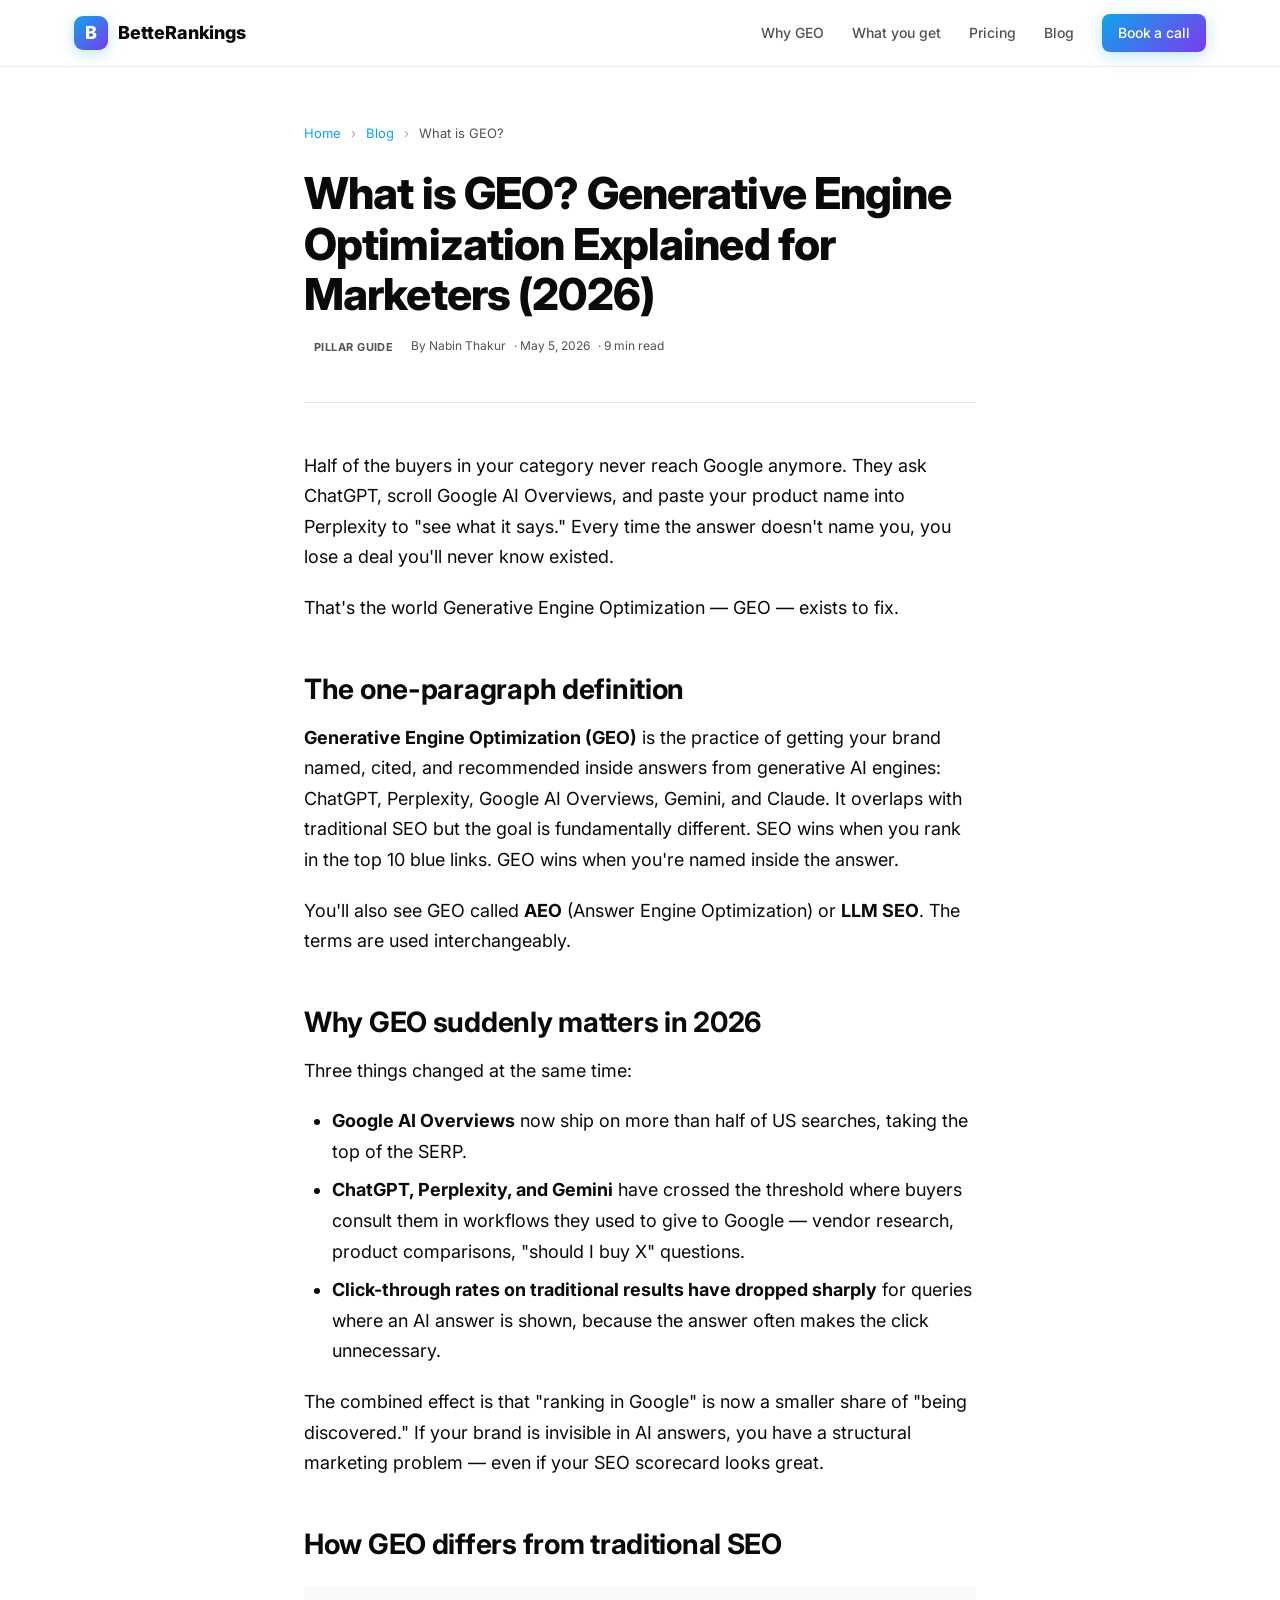
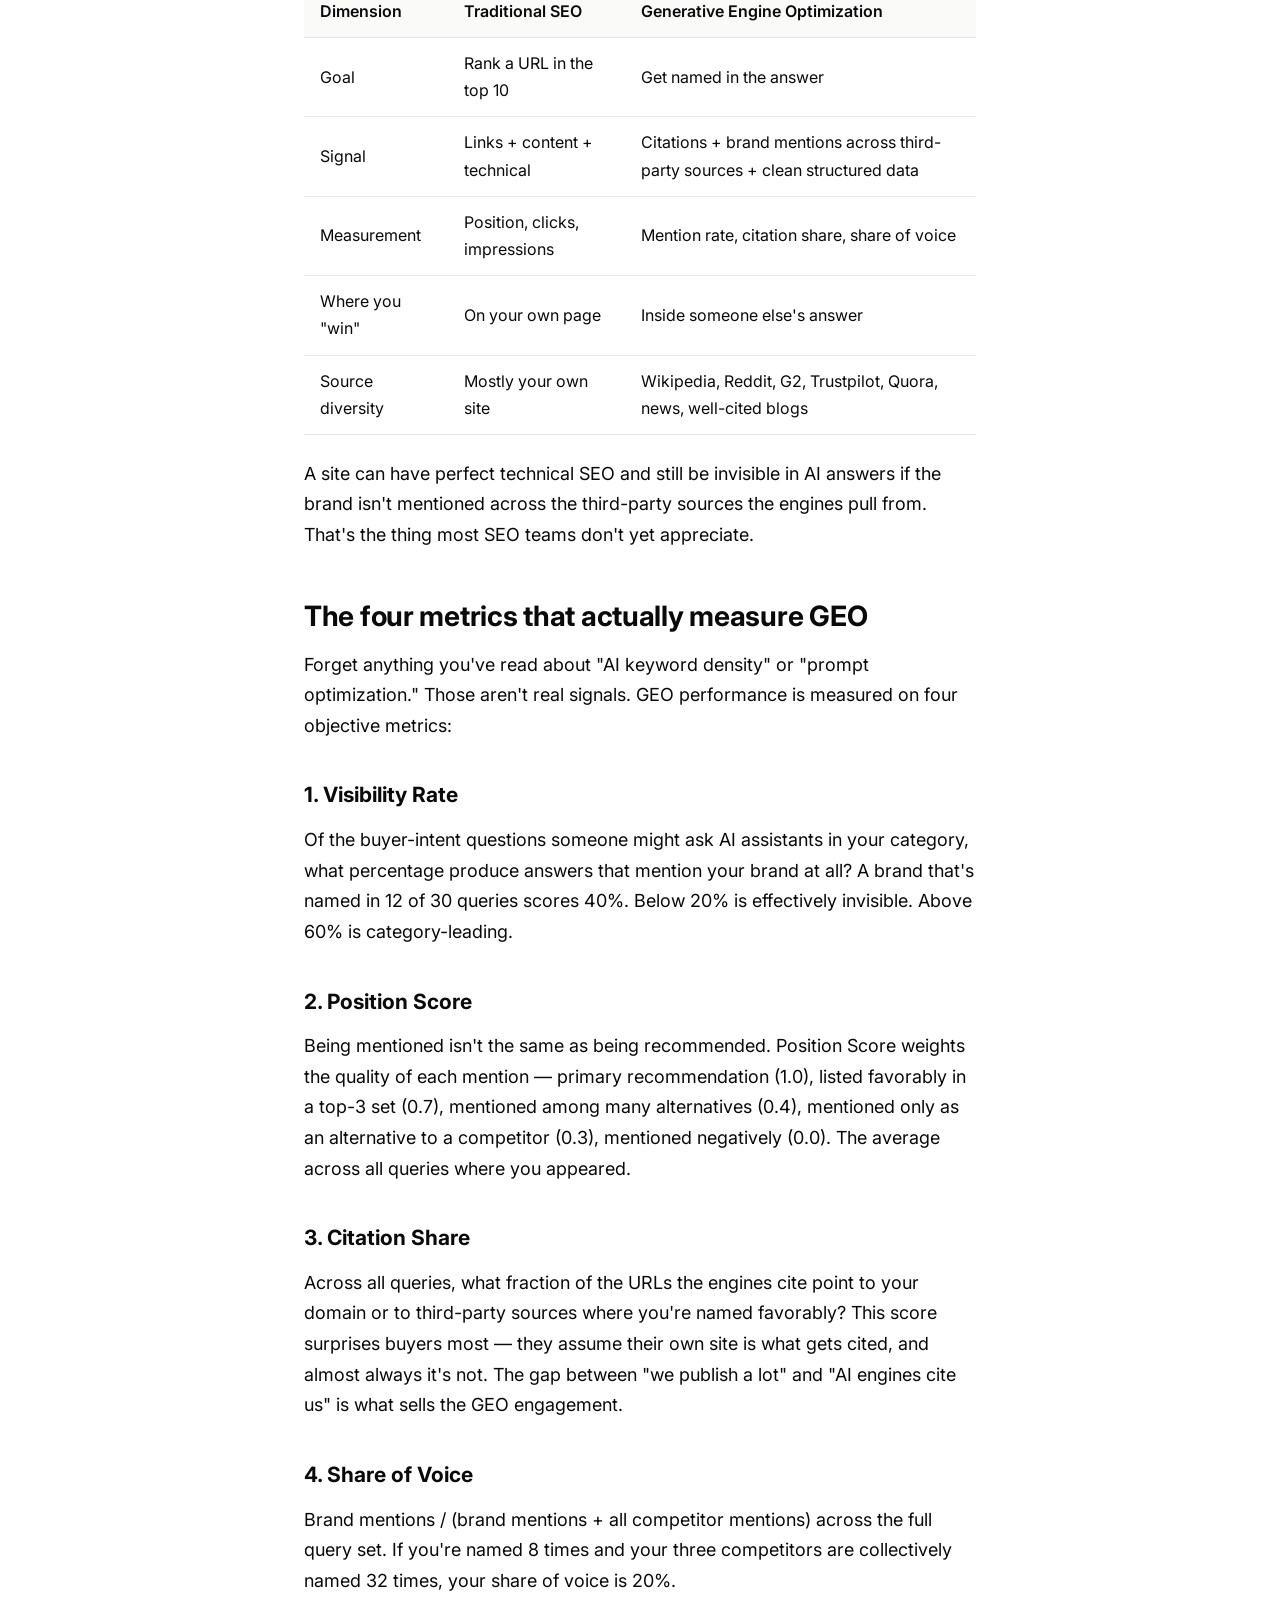
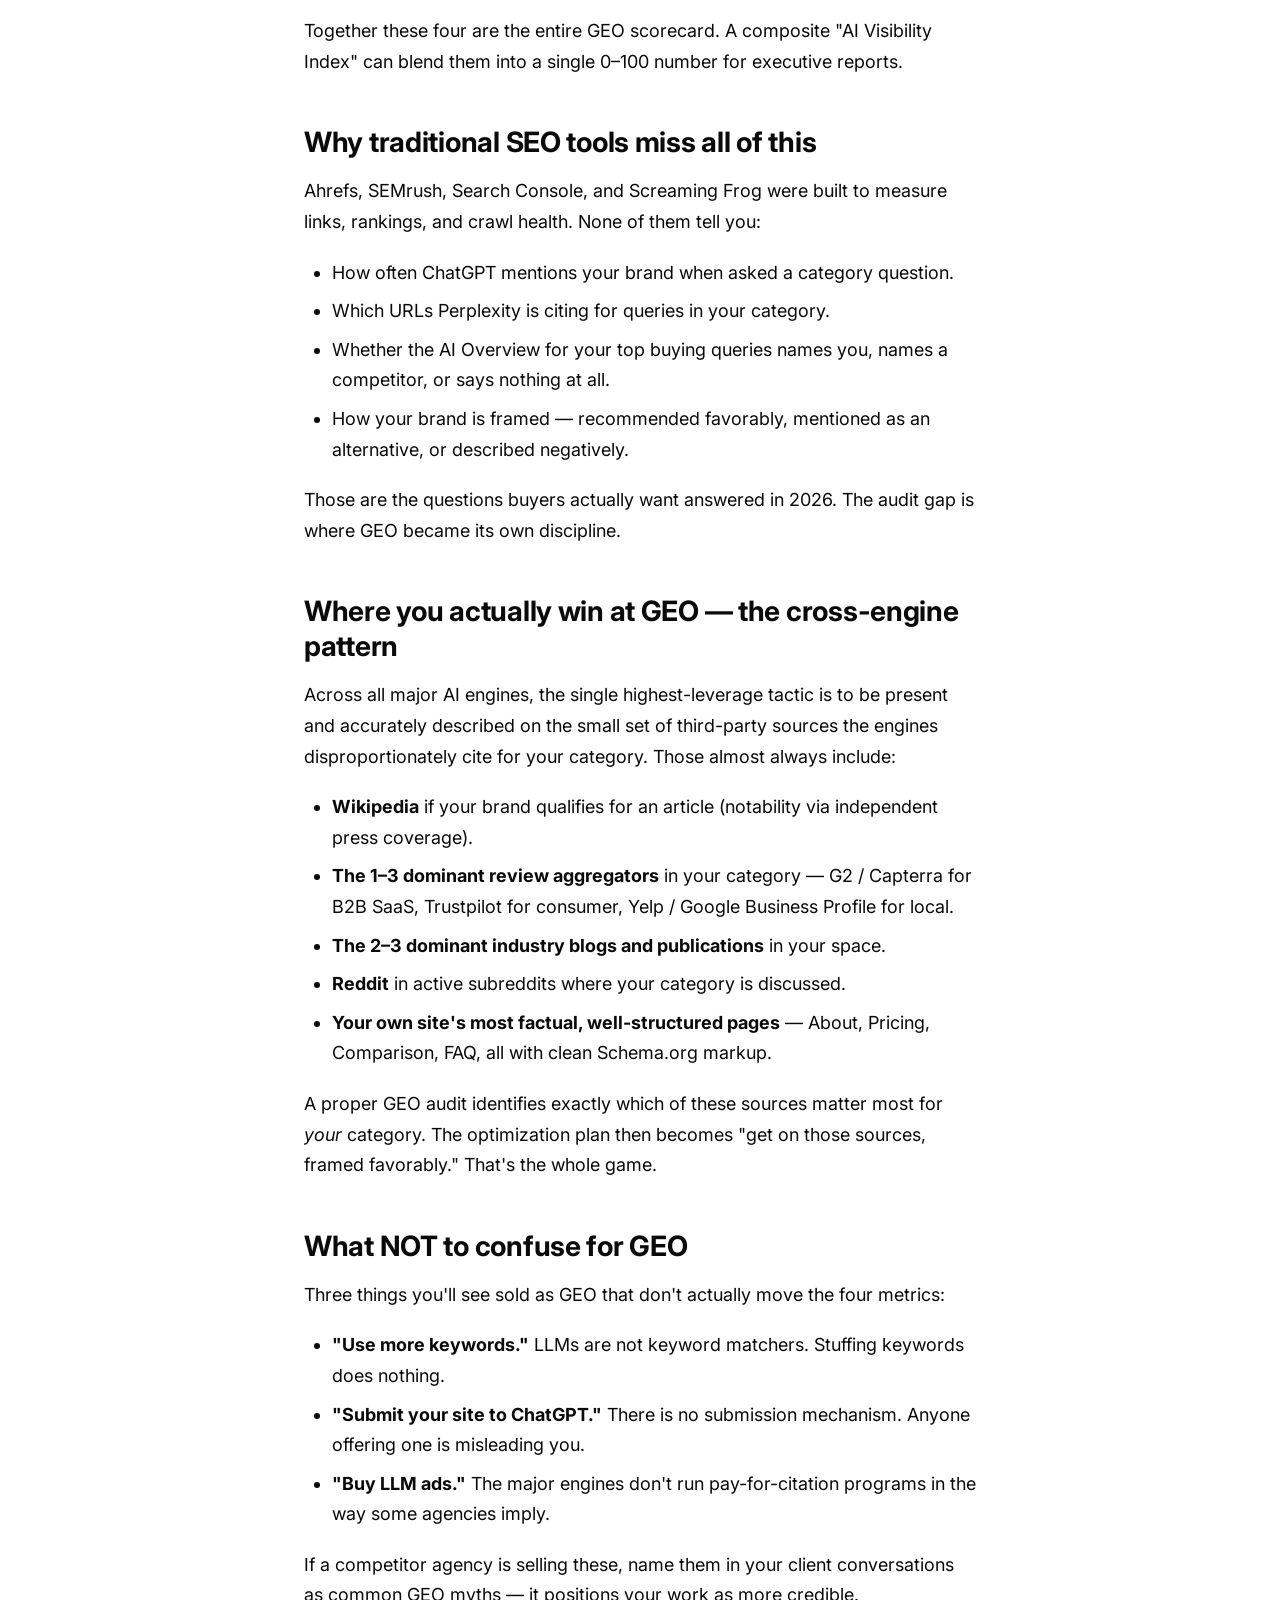
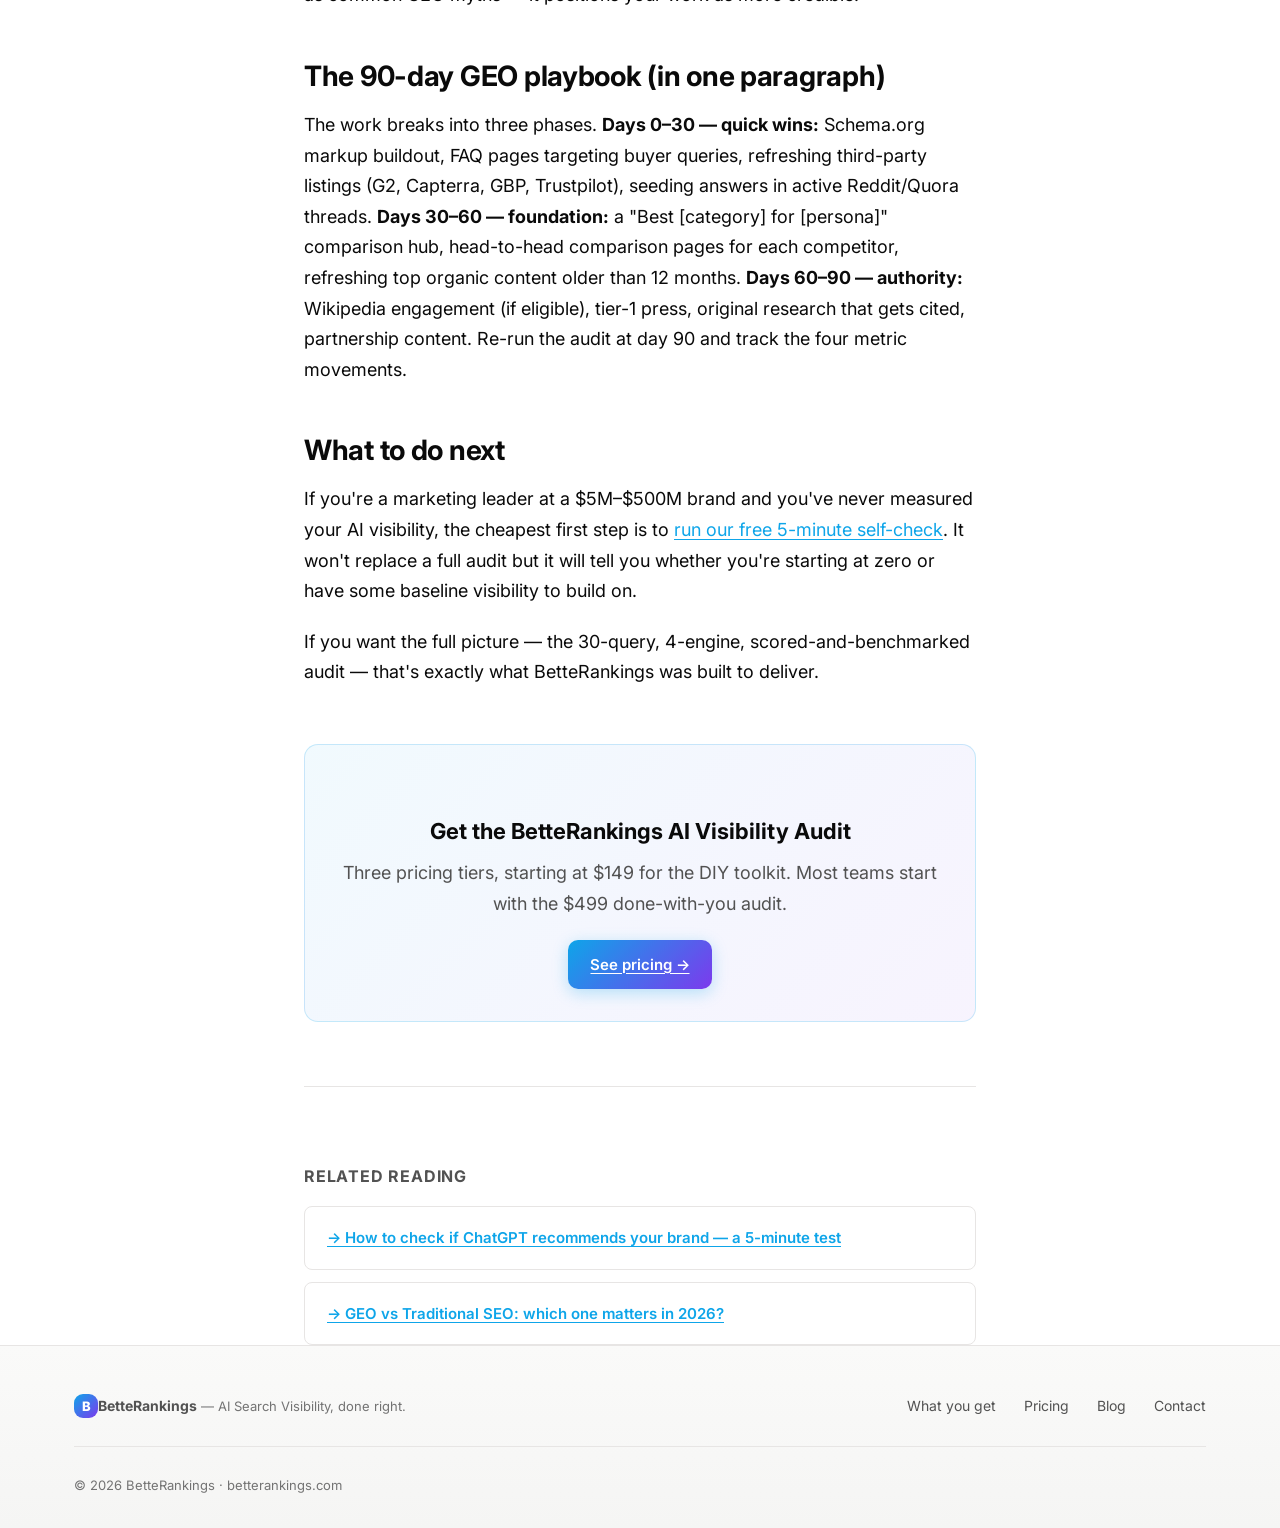
<file: blog/what-is-geo.html>
<!DOCTYPE html>
<html lang="en">
<head>
  <meta charset="UTF-8">
  <meta name="viewport" content="width=device-width, initial-scale=1.0">
  <title>What is GEO? Generative Engine Optimization Explained for Marketers (2026)</title>
  <meta name="description" content="A complete guide to Generative Engine Optimization (GEO) — what it is, how it differs from SEO, and the four metrics that measure whether ChatGPT, Perplexity, and Google AI mention your brand.">
  <meta name="keywords" content="generative engine optimization, GEO, AEO, answer engine optimization, what is GEO, AI search optimization, ChatGPT SEO, Perplexity SEO">
  <meta name="author" content="Nabin Thakur">
  <meta name="robots" content="index, follow, max-image-preview:large">
  <link rel="canonical" href="https://betterankings.com/blog/what-is-geo.html">
  <meta name="theme-color" content="#0EA5E9">

  <meta property="og:type" content="article">
  <meta property="og:title" content="What is GEO? Generative Engine Optimization Explained for Marketers (2026)">
  <meta property="og:description" content="A complete guide to Generative Engine Optimization — what it is, how it differs from SEO, and the four metrics that matter.">
  <meta property="og:url" content="https://betterankings.com/blog/what-is-geo.html">
  <meta property="og:image" content="https://betterankings.com/assets/og-image.png">
  <meta property="article:author" content="Nabin Thakur">
  <meta property="article:published_time" content="2026-05-05">

  <meta name="twitter:card" content="summary_large_image">
  <meta name="twitter:title" content="What is GEO? Generative Engine Optimization Explained">
  <meta name="twitter:description" content="A complete guide to GEO — what it is, how it differs from SEO, and the four metrics that matter.">

  <link rel="icon" type="image/svg+xml" href="data:image/svg+xml,%3Csvg xmlns='http://www.w3.org/2000/svg' viewBox='0 0 100 100'%3E%3Crect width='100' height='100' rx='20' fill='%230EA5E9'/%3E%3Ctext x='50' y='68' font-size='60' text-anchor='middle' fill='white' font-family='Arial' font-weight='bold'%3EB%3C/text%3E%3C/svg%3E">
  <link rel="preconnect" href="https://fonts.googleapis.com">
  <link rel="preconnect" href="https://fonts.gstatic.com" crossorigin>
  <link href="https://fonts.googleapis.com/css2?family=Inter:wght@400;500;600;700;800&display=swap" rel="stylesheet">
  <link rel="stylesheet" href="../styles.css">
  <link rel="stylesheet" href="blog.css">

  <script type="application/ld+json">
  {
    "@context": "https://schema.org",
    "@type": "Article",
    "headline": "What is GEO? Generative Engine Optimization Explained for Marketers (2026)",
    "description": "A complete guide to Generative Engine Optimization (GEO) — what it is, how it differs from SEO, and the four metrics that measure whether ChatGPT, Perplexity, and Google AI mention your brand.",
    "image": "https://betterankings.com/assets/og-image.png",
    "datePublished": "2026-05-05",
    "dateModified": "2026-05-05",
    "author": { "@type": "Person", "name": "Nabin Thakur", "url": "https://www.linkedin.com/in/nabinkumarseospecialist/" },
    "publisher": {
      "@type": "Organization",
      "name": "BetteRankings",
      "logo": { "@type": "ImageObject", "url": "https://betterankings.com/assets/logo.png" }
    },
    "mainEntityOfPage": "https://betterankings.com/blog/what-is-geo.html",
    "wordCount": 1700
  }
  </script>
  <script type="application/ld+json">
  {
    "@context": "https://schema.org",
    "@type": "BreadcrumbList",
    "itemListElement": [
      { "@type": "ListItem", "position": 1, "name": "Home", "item": "https://betterankings.com/" },
      { "@type": "ListItem", "position": 2, "name": "Blog", "item": "https://betterankings.com/blog/" },
      { "@type": "ListItem", "position": 3, "name": "What is GEO?", "item": "https://betterankings.com/blog/what-is-geo.html" }
    ]
  }
  </script>
</head>
<body>

  <header class="site-header">
    <div class="container header-inner">
      <a href="/" class="logo"><span class="logo-mark">B</span><span class="logo-text">BetteRankings</span></a>
      <nav class="nav" aria-label="Primary">
        <a href="/#problem">Why GEO</a>
        <a href="/#what-you-get">What you get</a>
        <a href="/#pricing">Pricing</a>
        <a href="/blog/">Blog</a>
        <a href="/#final-cta" class="btn btn-sm btn-primary">Book a call</a>
      </nav>
    </div>
  </header>

  <main>
  <article class="article">
    <header class="article-header">
      <nav aria-label="Breadcrumb" class="breadcrumb">
        <a href="/">Home</a> <span>›</span> <a href="/blog/">Blog</a> <span>›</span> <span aria-current="page">What is GEO?</span>
      </nav>
      <h1>What is GEO? Generative Engine Optimization Explained for Marketers (2026)</h1>
      <div class="post-meta">
        <span class="post-tag">Pillar guide</span>
        <span>By Nabin Thakur</span>
        <span>· May 5, 2026</span>
        <span>· 9 min read</span>
      </div>
    </header>

    <div class="article-body">
      <p>Half of the buyers in your category never reach Google anymore. They ask ChatGPT, scroll Google AI Overviews, and paste your product name into Perplexity to "see what it says." Every time the answer doesn't name you, you lose a deal you'll never know existed.</p>

      <p>That's the world Generative Engine Optimization — GEO — exists to fix.</p>

      <h2>The one-paragraph definition</h2>
      <p><strong>Generative Engine Optimization (GEO)</strong> is the practice of getting your brand named, cited, and recommended inside answers from generative AI engines: ChatGPT, Perplexity, Google AI Overviews, Gemini, and Claude. It overlaps with traditional SEO but the goal is fundamentally different. SEO wins when you rank in the top 10 blue links. GEO wins when you're named inside the answer.</p>

      <p>You'll also see GEO called <strong>AEO</strong> (Answer Engine Optimization) or <strong>LLM SEO</strong>. The terms are used interchangeably.</p>

      <h2>Why GEO suddenly matters in 2026</h2>
      <p>Three things changed at the same time:</p>
      <ul>
        <li><strong>Google AI Overviews</strong> now ship on more than half of US searches, taking the top of the SERP.</li>
        <li><strong>ChatGPT, Perplexity, and Gemini</strong> have crossed the threshold where buyers consult them in workflows they used to give to Google — vendor research, product comparisons, "should I buy X" questions.</li>
        <li><strong>Click-through rates on traditional results have dropped sharply</strong> for queries where an AI answer is shown, because the answer often makes the click unnecessary.</li>
      </ul>
      <p>The combined effect is that "ranking in Google" is now a smaller share of "being discovered." If your brand is invisible in AI answers, you have a structural marketing problem — even if your SEO scorecard looks great.</p>

      <h2>How GEO differs from traditional SEO</h2>
      <table>
        <thead>
          <tr><th>Dimension</th><th>Traditional SEO</th><th>Generative Engine Optimization</th></tr>
        </thead>
        <tbody>
          <tr><td>Goal</td><td>Rank a URL in the top 10</td><td>Get named in the answer</td></tr>
          <tr><td>Signal</td><td>Links + content + technical</td><td>Citations + brand mentions across third-party sources + clean structured data</td></tr>
          <tr><td>Measurement</td><td>Position, clicks, impressions</td><td>Mention rate, citation share, share of voice</td></tr>
          <tr><td>Where you "win"</td><td>On your own page</td><td>Inside someone else's answer</td></tr>
          <tr><td>Source diversity</td><td>Mostly your own site</td><td>Wikipedia, Reddit, G2, Trustpilot, Quora, news, well-cited blogs</td></tr>
        </tbody>
      </table>
      <p>A site can have perfect technical SEO and still be invisible in AI answers if the brand isn't mentioned across the third-party sources the engines pull from. That's the thing most SEO teams don't yet appreciate.</p>

      <h2>The four metrics that actually measure GEO</h2>
      <p>Forget anything you've read about "AI keyword density" or "prompt optimization." Those aren't real signals. GEO performance is measured on four objective metrics:</p>

      <h3>1. Visibility Rate</h3>
      <p>Of the buyer-intent questions someone might ask AI assistants in your category, what percentage produce answers that mention your brand at all? A brand that's named in 12 of 30 queries scores 40%. Below 20% is effectively invisible. Above 60% is category-leading.</p>

      <h3>2. Position Score</h3>
      <p>Being mentioned isn't the same as being recommended. Position Score weights the quality of each mention — primary recommendation (1.0), listed favorably in a top-3 set (0.7), mentioned among many alternatives (0.4), mentioned only as an alternative to a competitor (0.3), mentioned negatively (0.0). The average across all queries where you appeared.</p>

      <h3>3. Citation Share</h3>
      <p>Across all queries, what fraction of the URLs the engines cite point to your domain or to third-party sources where you're named favorably? This score surprises buyers most — they assume their own site is what gets cited, and almost always it's not. The gap between "we publish a lot" and "AI engines cite us" is what sells the GEO engagement.</p>

      <h3>4. Share of Voice</h3>
      <p>Brand mentions / (brand mentions + all competitor mentions) across the full query set. If you're named 8 times and your three competitors are collectively named 32 times, your share of voice is 20%.</p>

      <p>Together these four are the entire GEO scorecard. A composite "AI Visibility Index" can blend them into a single 0–100 number for executive reports.</p>

      <h2>Why traditional SEO tools miss all of this</h2>
      <p>Ahrefs, SEMrush, Search Console, and Screaming Frog were built to measure links, rankings, and crawl health. None of them tell you:</p>
      <ul>
        <li>How often ChatGPT mentions your brand when asked a category question.</li>
        <li>Which URLs Perplexity is citing for queries in your category.</li>
        <li>Whether the AI Overview for your top buying queries names you, names a competitor, or says nothing at all.</li>
        <li>How your brand is framed — recommended favorably, mentioned as an alternative, or described negatively.</li>
      </ul>
      <p>Those are the questions buyers actually want answered in 2026. The audit gap is where GEO became its own discipline.</p>

      <h2>Where you actually win at GEO — the cross-engine pattern</h2>
      <p>Across all major AI engines, the single highest-leverage tactic is to be present and accurately described on the small set of third-party sources the engines disproportionately cite for your category. Those almost always include:</p>
      <ul>
        <li><strong>Wikipedia</strong> if your brand qualifies for an article (notability via independent press coverage).</li>
        <li><strong>The 1–3 dominant review aggregators</strong> in your category — G2 / Capterra for B2B SaaS, Trustpilot for consumer, Yelp / Google Business Profile for local.</li>
        <li><strong>The 2–3 dominant industry blogs and publications</strong> in your space.</li>
        <li><strong>Reddit</strong> in active subreddits where your category is discussed.</li>
        <li><strong>Your own site's most factual, well-structured pages</strong> — About, Pricing, Comparison, FAQ, all with clean Schema.org markup.</li>
      </ul>
      <p>A proper GEO audit identifies exactly which of these sources matter most for <em>your</em> category. The optimization plan then becomes "get on those sources, framed favorably." That's the whole game.</p>

      <h2>What NOT to confuse for GEO</h2>
      <p>Three things you'll see sold as GEO that don't actually move the four metrics:</p>
      <ul>
        <li><strong>"Use more keywords."</strong> LLMs are not keyword matchers. Stuffing keywords does nothing.</li>
        <li><strong>"Submit your site to ChatGPT."</strong> There is no submission mechanism. Anyone offering one is misleading you.</li>
        <li><strong>"Buy LLM ads."</strong> The major engines don't run pay-for-citation programs in the way some agencies imply.</li>
      </ul>
      <p>If a competitor agency is selling these, name them in your client conversations as common GEO myths — it positions your work as more credible.</p>

      <h2>The 90-day GEO playbook (in one paragraph)</h2>
      <p>The work breaks into three phases. <strong>Days 0–30 — quick wins:</strong> Schema.org markup buildout, FAQ pages targeting buyer queries, refreshing third-party listings (G2, Capterra, GBP, Trustpilot), seeding answers in active Reddit/Quora threads. <strong>Days 30–60 — foundation:</strong> a "Best [category] for [persona]" comparison hub, head-to-head comparison pages for each competitor, refreshing top organic content older than 12 months. <strong>Days 60–90 — authority:</strong> Wikipedia engagement (if eligible), tier-1 press, original research that gets cited, partnership content. Re-run the audit at day 90 and track the four metric movements.</p>

      <h2>What to do next</h2>
      <p>If you're a marketing leader at a $5M–$500M brand and you've never measured your AI visibility, the cheapest first step is to <a href="/blog/how-to-check-chatgpt-mentions-your-brand.html">run our free 5-minute self-check</a>. It won't replace a full audit but it will tell you whether you're starting at zero or have some baseline visibility to build on.</p>

      <p>If you want the full picture — the 30-query, 4-engine, scored-and-benchmarked audit — that's exactly what BetteRankings was built to deliver.</p>

      <div class="article-cta">
        <h3>Get the BetteRankings AI Visibility Audit</h3>
        <p>Three pricing tiers, starting at $149 for the DIY toolkit. Most teams start with the $499 done-with-you audit.</p>
        <a href="/#pricing" class="btn btn-primary">See pricing →</a>
      </div>

      <div class="related-posts">
        <h3>Related reading</h3>
        <div class="related-list">
          <a href="/blog/how-to-check-chatgpt-mentions-your-brand.html">→ How to check if ChatGPT recommends your brand — a 5-minute test</a>
          <a href="/blog/geo-vs-traditional-seo.html">→ GEO vs Traditional SEO: which one matters in 2026?</a>
        </div>
      </div>
    </div>
  </article>
  </main>

  <footer class="site-footer">
    <div class="container">
      <div class="footer-inner">
        <div><span class="logo-mark small">B</span><strong>BetteRankings</strong><span class="footer-tag">— AI Search Visibility, done right.</span></div>
        <nav class="footer-nav"><a href="/#what-you-get">What you get</a><a href="/#pricing">Pricing</a><a href="/blog/">Blog</a><a href="mailto:hello@betterankings.com">Contact</a></nav>
      </div>
      <p class="footer-copy">© 2026 BetteRankings · betterankings.com</p>
    </div>
  </footer>
  <script src="../script.js"></script>
</body>
</html>
</file>
<file: styles.css>
/* =============================================================
   BetteRankings — premium SaaS-grade design system
   Single stylesheet, no preprocessor needed.
   ============================================================= */

/* === Design tokens === */
:root {
  --color-bg: #ffffff;
  --color-bg-alt: #fafaf9;
  --color-bg-soft: #f5f5f4;
  --color-bg-dark: #0a0a0a;
  --color-bg-deeper: #050505;
  --color-text: #0a0a0a;
  --color-text-muted: #525252;
  --color-text-soft: #737373;
  --color-text-light: #ffffff;
  --color-text-light-muted: rgba(255,255,255,0.75);
  --color-accent: #0ea5e9;
  --color-accent-hover: #0284c7;
  --color-accent-2: #7c3aed;
  --color-grad: linear-gradient(135deg, #0ea5e9 0%, #7c3aed 100%);
  --color-grad-soft: linear-gradient(135deg, rgba(14,165,233,0.08) 0%, rgba(124,58,237,0.08) 100%);
  --color-border: #e7e5e4;
  --color-border-strong: #d6d3d1;
  --color-border-dark: #262626;
  --color-success: #10b981;
  --color-amber: #f59e0b;
  --shadow-sm: 0 1px 2px rgba(0,0,0,0.04);
  --shadow-md: 0 4px 16px rgba(0,0,0,0.06);
  --shadow-lg: 0 16px 48px rgba(0,0,0,0.08);
  --shadow-xl: 0 24px 64px rgba(0,0,0,0.12);
  --shadow-glow: 0 12px 40px rgba(14,165,233,0.18);
  --radius: 14px;
  --radius-sm: 8px;
  --radius-lg: 20px;
  --container: 1180px;
  --container-narrow: 760px;
  --ease: cubic-bezier(0.4, 0, 0.2, 1);
}

/* === Accessibility === */
.visually-hidden {
  position: absolute; width: 1px; height: 1px; padding: 0; margin: -1px;
  overflow: hidden; clip: rect(0, 0, 0, 0); white-space: nowrap; border: 0;
}

/* === Reset === */
*, *::before, *::after { box-sizing: border-box; }
* { margin: 0; padding: 0; }
html { scroll-behavior: smooth; -webkit-text-size-adjust: 100%; scroll-padding-top: 80px; }
:target { scroll-margin-top: 80px; }
section[id] { scroll-margin-top: 80px; }
body {
  font-family: 'Inter', -apple-system, BlinkMacSystemFont, 'Segoe UI', sans-serif;
  font-size: 17px;
  line-height: 1.6;
  color: var(--color-text);
  background: var(--color-bg);
  -webkit-font-smoothing: antialiased;
  -moz-osx-font-smoothing: grayscale;
  overflow-x: hidden;
}
img { max-width: 100%; display: block; }
a { color: inherit; text-decoration: none; }
button { font: inherit; cursor: pointer; border: none; background: none; }

/* === Layout === */
.container { max-width: var(--container); margin: 0 auto; padding: 0 24px; }
.container.narrow { max-width: var(--container-narrow); }
.section { padding: 96px 0; }
.section-alt { background: var(--color-bg-alt); }
.section-dark { background: var(--color-bg-dark); color: var(--color-text-light); position: relative; }
.section-dark::before {
  content: ''; position: absolute; inset: 0;
  background: radial-gradient(ellipse at top, rgba(14,165,233,0.18), transparent 60%);
  pointer-events: none;
}
.section-dark > * { position: relative; }
.centered { text-align: center; }

/* === Typography === */
.section-eyebrow {
  display: inline-block;
  font-size: 13px;
  font-weight: 600;
  letter-spacing: 0.06em;
  text-transform: uppercase;
  color: var(--color-accent);
  margin-bottom: 16px;
}
.section-eyebrow.centered { display: block; }
.section-title {
  font-size: clamp(28px, 4vw, 44px);
  font-weight: 800;
  letter-spacing: -0.02em;
  line-height: 1.15;
  margin-bottom: 16px;
}
.section-title.light { color: var(--color-text-light); }
.section-title.centered { text-align: center; }
.section-sub {
  font-size: 18px;
  color: var(--color-text-muted);
  margin: 0 auto 56px;
  max-width: 680px;
  line-height: 1.55;
}
.section-sub.light { color: var(--color-text-light-muted); }
.section-sub.centered { text-align: center; }
.lead {
  font-size: 19px;
  line-height: 1.7;
  color: var(--color-text);
  margin-bottom: 20px;
}
.lead.centered { text-align: center; }
.grad-text {
  background: var(--color-grad);
  -webkit-background-clip: text;
  background-clip: text;
  -webkit-text-fill-color: transparent;
  color: transparent;
}

/* === Announcement bar === */
.announce-bar {
  background: var(--color-bg-dark);
  color: white;
  text-align: center;
  font-size: 14px;
  padding: 10px 16px;
  display: flex;
  justify-content: center;
  align-items: center;
  gap: 12px;
  flex-wrap: wrap;
}
.announce-bar a {
  color: var(--color-accent);
  font-weight: 600;
  border-bottom: 1px solid currentColor;
}

/* === Header === */
.site-header {
  position: sticky;
  top: 0;
  z-index: 100;
  background: rgba(255,255,255,0.88);
  backdrop-filter: saturate(180%) blur(14px);
  -webkit-backdrop-filter: saturate(180%) blur(14px);
  border-bottom: 1px solid rgba(231,229,228,0.7);
  transition: box-shadow 0.2s ease, background 0.2s ease;
}
.site-header:hover { background: rgba(255,255,255,0.95); }
.header-inner {
  display: flex;
  align-items: center;
  justify-content: space-between;
  padding: 14px 24px;
  max-width: var(--container);
  margin: 0 auto;
}
.logo {
  display: flex;
  align-items: center;
  gap: 10px;
  font-weight: 800;
  font-size: 18px;
  letter-spacing: -0.01em;
  transition: opacity 0.2s;
}
.logo:hover { opacity: 0.85; }
.logo-mark {
  display: inline-flex;
  align-items: center;
  justify-content: center;
  width: 34px;
  height: 34px;
  background: var(--color-grad);
  color: white;
  border-radius: 9px;
  font-weight: 800;
  font-size: 18px;
  box-shadow: 0 4px 14px rgba(14,165,233,0.28);
  transition: transform 0.2s, box-shadow 0.2s;
}
.logo:hover .logo-mark { transform: rotate(-4deg); box-shadow: 0 6px 18px rgba(14,165,233,0.35); }
.logo-mark.small { width: 24px; height: 24px; font-size: 13px; box-shadow: none; }
.nav { display: flex; align-items: center; gap: 28px; }
.nav a {
  font-weight: 500;
  font-size: 14px;
  color: var(--color-text-muted);
  transition: color 0.2s;
  position: relative;
}
.nav a:not(.btn)::after {
  content: '';
  position: absolute;
  bottom: -4px;
  left: 0;
  width: 0;
  height: 2px;
  background: var(--color-grad);
  transition: width 0.25s var(--ease);
  border-radius: 2px;
}
.nav a:not(.btn):hover { color: var(--color-text); }
.nav a:not(.btn):hover::after { width: 100%; }

/* Hamburger toggle — animated to X when open */
.nav-toggle {
  display: none;
  width: 40px;
  height: 40px;
  border-radius: 8px;
  position: relative;
  background: transparent;
  cursor: pointer;
  transition: background 0.2s;
}
.nav-toggle:hover { background: var(--color-bg-soft); }
.nav-toggle span {
  position: absolute;
  left: 50%;
  width: 20px;
  height: 2px;
  background: var(--color-text);
  border-radius: 2px;
  transform: translateX(-50%);
  transition: transform 0.25s var(--ease), opacity 0.15s, top 0.25s var(--ease);
}
.nav-toggle span:nth-child(1) { top: 13px; }
.nav-toggle span:nth-child(2) { top: 19px; }
.nav-toggle span:nth-child(3) { top: 25px; }
.nav-toggle[aria-expanded="true"] span:nth-child(1) { top: 19px; transform: translateX(-50%) rotate(45deg); }
.nav-toggle[aria-expanded="true"] span:nth-child(2) { opacity: 0; }
.nav-toggle[aria-expanded="true"] span:nth-child(3) { top: 19px; transform: translateX(-50%) rotate(-45deg); }

/* === Buttons === */
.btn {
  display: inline-flex;
  align-items: center;
  justify-content: center;
  gap: 8px;
  padding: 12px 22px;
  font-weight: 600;
  font-size: 15px;
  border-radius: 10px;
  transition: all 0.2s var(--ease);
  cursor: pointer;
  white-space: nowrap;
  letter-spacing: -0.005em;
}
.btn-sm { padding: 8px 16px; font-size: 14px; border-radius: 8px; }
.btn-lg { padding: 16px 28px; font-size: 16px; }
.btn-block { width: 100%; }
.btn-primary {
  background: var(--color-grad);
  color: white !important;
  box-shadow: 0 4px 16px rgba(14,165,233,0.28);
  border: none;
  text-decoration: none;
}
.btn-primary:hover { transform: translateY(-2px); box-shadow: 0 12px 32px rgba(14,165,233,0.4); color: white !important; }
.btn-primary:active { transform: translateY(0); box-shadow: 0 4px 12px rgba(14,165,233,0.3); }
.btn-primary:focus-visible { outline: 3px solid rgba(14,165,233,0.4); outline-offset: 2px; }
.btn-secondary {
  background: var(--color-text);
  color: white !important;
  border: none;
  text-decoration: none;
}
.btn-secondary:hover { background: #1a1a1a; transform: translateY(-2px); box-shadow: var(--shadow-md); color: white !important; }
.btn-secondary:active { transform: translateY(0); }
.btn-secondary:focus-visible { outline: 3px solid rgba(0,0,0,0.4); outline-offset: 2px; }
.btn-ghost {
  background: rgba(255,255,255,0.6);
  color: var(--color-text);
  border: 1px solid var(--color-border-strong);
}
.btn-ghost:hover { background: white; border-color: var(--color-text); transform: translateY(-1px); }

/* === HERO === */
.hero {
  position: relative;
  padding: 80px 0 96px;
  overflow: hidden;
}
.hero-bg {
  position: absolute;
  inset: 0;
  background:
    radial-gradient(ellipse 1000px 400px at 30% 0%, rgba(14,165,233,0.10), transparent 50%),
    radial-gradient(ellipse 800px 400px at 90% 30%, rgba(124,58,237,0.10), transparent 50%),
    linear-gradient(180deg, #fafaf9 0%, #ffffff 60%);
  z-index: 0;
}
.hero-grid {
  position: relative;
  z-index: 1;
  display: grid;
  grid-template-columns: 1.2fr 1fr;
  gap: 64px;
  align-items: center;
}
.hero-eyebrow {
  display: inline-flex;
  align-items: center;
  gap: 8px;
  padding: 6px 14px;
  background: white;
  color: var(--color-text);
  border: 1px solid var(--color-border);
  border-radius: 999px;
  font-size: 13px;
  font-weight: 600;
  letter-spacing: 0.01em;
  margin-bottom: 24px;
  box-shadow: var(--shadow-sm);
}
.hero-eyebrow .dot {
  width: 8px;
  height: 8px;
  border-radius: 50%;
  background: var(--color-success);
  box-shadow: 0 0 0 3px rgba(16,185,129,0.2);
  animation: pulse 2s infinite;
}
@keyframes pulse {
  0%, 100% { box-shadow: 0 0 0 3px rgba(16,185,129,0.2); }
  50% { box-shadow: 0 0 0 6px rgba(16,185,129,0.0); }
}
.hero-title {
  font-size: clamp(34px, 5.2vw, 60px);
  font-weight: 800;
  letter-spacing: -0.03em;
  line-height: 1.05;
  margin-bottom: 24px;
}
.hero-subtitle {
  font-size: 20px;
  color: var(--color-text-muted);
  margin-bottom: 36px;
  line-height: 1.55;
  max-width: 560px;
}
.hero-ctas {
  display: flex;
  gap: 12px;
  flex-wrap: wrap;
  margin-bottom: 32px;
}
.hero-meta {
  display: flex;
  flex-wrap: wrap;
  gap: 24px;
  font-size: 14px;
  color: var(--color-text-muted);
}
.hero-meta-item {
  display: inline-flex;
  align-items: center;
  gap: 6px;
}
.hero-meta-item .check {
  color: var(--color-success);
  font-weight: 700;
}

/* === Hero card (CSS-only "report preview") === */
.hero-card {
  background: white;
  border: 1px solid var(--color-border);
  border-radius: var(--radius-lg);
  padding: 28px;
  box-shadow: var(--shadow-xl);
  position: relative;
  transform: rotate(1.5deg);
  transition: transform 0.4s var(--ease), box-shadow 0.4s var(--ease);
  animation: cardFloat 6s ease-in-out infinite;
}
.hero-card:hover {
  transform: rotate(0deg) translateY(-4px) scale(1.02);
  box-shadow: 0 32px 80px rgba(14,165,233,0.18);
  animation-play-state: paused;
}
@keyframes cardFloat {
  0%, 100% { transform: rotate(1.5deg) translateY(0); }
  50% { transform: rotate(1.5deg) translateY(-8px); }
}
@keyframes shimmer {
  0% { background-position: -200% 0; }
  100% { background-position: 200% 0; }
}
.hero-card::after {
  content: '';
  position: absolute;
  inset: 0;
  border-radius: var(--radius-lg);
  background: linear-gradient(110deg, transparent 30%, rgba(255,255,255,0.4) 50%, transparent 70%);
  background-size: 200% 100%;
  animation: shimmer 6s ease-in-out infinite;
  pointer-events: none;
  opacity: 0.4;
}
@media (prefers-reduced-motion: reduce) {
  .hero-card { animation: none; }
  .hero-card::after { animation: none; opacity: 0; }
}
.hero-card::before {
  content: '';
  position: absolute;
  top: -1px; left: -1px; right: -1px;
  height: 6px;
  background: var(--color-grad);
  border-radius: var(--radius-lg) var(--radius-lg) 0 0;
}
.hc-header {
  display: flex;
  justify-content: space-between;
  align-items: center;
  margin-bottom: 24px;
  padding-top: 4px;
}
.hc-title {
  font-size: 13px;
  font-weight: 600;
  color: var(--color-text-muted);
  text-transform: uppercase;
  letter-spacing: 0.06em;
}
.hc-badge {
  font-size: 10px;
  font-weight: 700;
  letter-spacing: 0.1em;
  background: var(--color-bg-soft);
  color: var(--color-text-muted);
  padding: 4px 8px;
  border-radius: 4px;
}
.hc-score {
  text-align: center;
  margin-bottom: 28px;
  padding: 16px;
  background: var(--color-grad-soft);
  border-radius: var(--radius);
}
.hc-score-num {
  font-family: 'JetBrains Mono', monospace;
  font-size: 56px;
  font-weight: 800;
  letter-spacing: -0.04em;
  line-height: 1;
  background: var(--color-grad);
  -webkit-background-clip: text;
  background-clip: text;
  -webkit-text-fill-color: transparent;
  color: transparent;
}
.hc-score-num small {
  font-size: 24px;
  color: var(--color-text-muted);
  -webkit-text-fill-color: var(--color-text-muted);
  font-weight: 600;
}
.hc-score-label {
  font-size: 13px;
  color: var(--color-text-muted);
  margin-top: 4px;
  font-weight: 500;
}
.hc-bars { display: grid; gap: 12px; margin-bottom: 20px; }
.hc-bar {
  display: grid;
  grid-template-columns: 90px 1fr 36px;
  align-items: center;
  gap: 10px;
  font-size: 12px;
}
.hc-bar-label { color: var(--color-text-muted); font-weight: 500; }
.hc-bar-track {
  height: 6px;
  background: var(--color-bg-soft);
  border-radius: 999px;
  overflow: hidden;
}
.hc-bar-fill {
  display: block;
  height: 100%;
  width: var(--w);
  background: var(--color-grad);
  border-radius: 999px;
  animation: fillIn 1.5s var(--ease) forwards;
  transform-origin: left center;
}
@keyframes fillIn {
  from { transform: scaleX(0); }
  to { transform: scaleX(1); }
}
.hc-bar-val { font-family: 'JetBrains Mono', monospace; font-weight: 600; font-size: 11px; text-align: right; }
.hc-foot {
  display: flex;
  gap: 8px;
  flex-wrap: wrap;
  padding-top: 16px;
  border-top: 1px solid var(--color-border);
}
.hc-tag {
  font-size: 11px;
  font-weight: 600;
  background: var(--color-bg-soft);
  color: var(--color-text-muted);
  padding: 4px 10px;
  border-radius: 999px;
  letter-spacing: 0.02em;
}

/* === Trust strip === */
.trust-strip {
  padding: 40px 0;
  background: white;
  border-top: 1px solid var(--color-border);
  border-bottom: 1px solid var(--color-border);
}
.trust-headline {
  text-align: center;
  font-size: 13px;
  color: var(--color-text-soft);
  text-transform: uppercase;
  letter-spacing: 0.08em;
  font-weight: 600;
  margin-bottom: 24px;
}
.trust-grid {
  display: grid;
  grid-template-columns: repeat(auto-fit, minmax(180px, 1fr));
  gap: 32px;
}
.trust-item { text-align: center; }
.trust-num {
  font-size: 36px;
  font-weight: 800;
  letter-spacing: -0.02em;
  background: var(--color-grad);
  -webkit-background-clip: text;
  background-clip: text;
  -webkit-text-fill-color: transparent;
  color: transparent;
  line-height: 1;
  margin-bottom: 8px;
  font-family: 'Inter', sans-serif;
}
.trust-label {
  font-size: 13px;
  color: var(--color-text-muted);
  font-weight: 500;
  line-height: 1.4;
}

/* === Steps (How it works) === */
.steps-grid {
  display: grid;
  grid-template-columns: repeat(auto-fit, minmax(260px, 1fr));
  gap: 24px;
  position: relative;
}
.step {
  padding: 32px;
  background: white;
  border: 1px solid var(--color-border);
  border-radius: var(--radius);
  position: relative;
  transition: transform 0.2s var(--ease), box-shadow 0.2s;
}
.step:hover { transform: translateY(-2px); box-shadow: var(--shadow-md); }
.step-num {
  font-family: 'JetBrains Mono', monospace;
  font-size: 14px;
  font-weight: 700;
  background: var(--color-grad);
  -webkit-background-clip: text;
  background-clip: text;
  -webkit-text-fill-color: transparent;
  color: transparent;
  margin-bottom: 12px;
  letter-spacing: 0.04em;
}
.step h3 {
  font-size: 19px;
  font-weight: 700;
  margin-bottom: 10px;
  letter-spacing: -0.01em;
}
.step p {
  color: var(--color-text-muted);
  font-size: 15px;
  line-height: 1.55;
}

/* === Metrics grid === */
.metrics-grid {
  display: grid;
  grid-template-columns: repeat(auto-fit, minmax(240px, 1fr));
  gap: 20px;
}
.metric-card {
  padding: 28px;
  background: white;
  border: 1px solid var(--color-border);
  border-radius: var(--radius);
  transition: all 0.25s var(--ease);
}
.metric-card:hover {
  transform: translateY(-4px);
  box-shadow: var(--shadow-md);
  border-color: rgba(14,165,233,0.3);
}
.metric-num {
  font-family: 'JetBrains Mono', monospace;
  font-size: 13px;
  font-weight: 600;
  background: var(--color-grad);
  -webkit-background-clip: text;
  background-clip: text;
  -webkit-text-fill-color: transparent;
  color: transparent;
  margin-bottom: 16px;
  letter-spacing: 0.05em;
}
.metric-card h3 { font-size: 19px; font-weight: 700; margin-bottom: 8px; letter-spacing: -0.01em; }
.metric-card p { color: var(--color-text-muted); font-size: 15px; line-height: 1.55; }

/* === Pricing === */
.pricing-grid {
  display: grid;
  grid-template-columns: repeat(auto-fit, minmax(260px, 1fr));
  gap: 20px;
  align-items: stretch;
}
.pricing-grid.pricing-3col { grid-template-columns: repeat(3, 1fr); gap: 24px; }
@media (max-width: 940px) {
  .pricing-grid.pricing-3col { grid-template-columns: 1fr; max-width: 440px; margin: 0 auto; }
}
/* keep buy buttons aligned across cards despite variable-length copy */
.price-outcome { min-height: 72px; }
.price-guarantee { min-height: 56px; display: flex; align-items: center; }
.paypal-trust { min-height: 34px; display: flex; align-items: center; justify-content: center; text-align: center; }
.price-fineprint { min-height: 34px; }
/* roomier, more premium one-time-tier cards */
.price-card { padding: 38px 30px; }
.price-amount { font-size: 46px; }
.price-features li { font-size: 14px; padding: 9px 0 9px 26px; }
.price-features li::before { top: 15px; }
.price-features li::after { top: 10px; }
@media (min-width: 941px) {
  .price-card-featured { transform: scale(1.04); z-index: 2; }
  .price-card-featured:hover { transform: scale(1.04) translateY(-3px); }
}
/* Recurring partnership — premium dark "always-on" banner */
.partner-banner {
  margin-top: 28px; display: grid; grid-template-columns: 1fr auto; gap: 44px; align-items: center;
  padding: 38px 44px; border-radius: var(--radius-lg);
  background: linear-gradient(135deg, #0a0a0a, #14141f); color: #fff;
  border: 1px solid var(--color-border-dark); position: relative; overflow: hidden;
}
.partner-banner::before { content: ''; position: absolute; inset: 0; background: radial-gradient(ellipse at right, rgba(14,165,233,0.20), transparent 62%); pointer-events: none; }
.partner-banner > * { position: relative; z-index: 1; }
.pb-info .price-tier { color: var(--color-accent); }
.pb-info .price-name { color: #fff; font-size: 24px; margin-bottom: 10px; }
.pb-outcome { color: rgba(255,255,255,0.72); font-size: 15px; line-height: 1.6; max-width: 580px; margin-bottom: 18px; }
.pb-features { list-style: none; display: grid; grid-template-columns: repeat(3, minmax(0,1fr)); gap: 7px 22px; }
.pb-features li { position: relative; padding-left: 22px; font-size: 13.5px; color: rgba(255,255,255,0.85); line-height: 1.5; }
.pb-features li::before { content: '\2713'; position: absolute; left: 0; top: 0; color: var(--color-success); font-weight: 700; }
.pb-buy { text-align: center; min-width: 210px; }
.pb-price { margin-bottom: 14px; line-height: 1; }
.pb-price .price-amount { color: #fff; font-size: 40px; }
.pb-price .price-unit { color: rgba(255,255,255,0.6); }
.pb-fine { font-size: 11px; color: rgba(255,255,255,0.5); margin-top: 12px; line-height: 1.4; }
@media (max-width: 860px) {
  .partner-banner { grid-template-columns: 1fr; gap: 26px; text-align: center; padding: 32px 24px; }
  .pb-features { grid-template-columns: 1fr 1fr; text-align: left; max-width: 440px; margin: 0 auto; }
  .pb-outcome { margin-left: auto; margin-right: auto; }
  .pb-buy { min-width: 0; }
}
.trust-badges svg, .announce-bar svg { width: 15px; height: 15px; vertical-align: -3px; margin-right: 4px; opacity: 0.85; }
.check-list { list-style: none; margin: 18px 0 0; padding: 0; }
.check-list li { position: relative; padding: 8px 0 8px 30px; font-size: 16px; color: var(--color-text, #1a2233); line-height: 1.55; }
.check-list li::before { content: '\2713'; position: absolute; left: 0; top: 8px; width: 20px; height: 20px; line-height: 20px; text-align: center; font-size: 12px; font-weight: 700; color: #fff; background: linear-gradient(135deg, #0EA5E9, #7C3AED); border-radius: 50%; }

/* === Animated AI-citation-network hero visual === */
.hero-visual {
  position: relative;
  width: 100%;
  aspect-ratio: 1 / 0.9;
  min-height: 380px;
  max-height: 520px;
  border-radius: var(--radius-lg);
  background: radial-gradient(120% 100% at 62% 38%, #ffffff 0%, #f3f6fb 60%, #e9eef7 100%);
  border: 1px solid var(--color-border);
  box-shadow: var(--shadow-lg);
  overflow: hidden;
}
.geo-network { position: absolute; inset: 0; width: 100%; height: 100%; display: block; }
.hv-tag { position: absolute; font-size: 11px; font-weight: 600; letter-spacing: 0.04em; text-transform: uppercase; color: var(--color-text-soft); pointer-events: none; }
.hv-tag-tl { left: 22px; top: 20px; display: inline-flex; align-items: center; gap: 8px; }
.hv-tag-tl::before { content: ''; width: 7px; height: 7px; border-radius: 50%; background: var(--color-success); animation: hvPulse 2.2s ease-in-out infinite; }
.hv-tag-br { right: 18px; bottom: 20px; max-width: 56%; text-align: right; text-transform: none; letter-spacing: 0; font-weight: 500; font-size: 10.5px; }
.hv-score { position: absolute; left: 22px; bottom: 16px; display: flex; align-items: baseline; gap: 7px; pointer-events: none; }
.hv-score-num { font-size: 42px; font-weight: 800; letter-spacing: -0.03em; line-height: 1; background: var(--color-grad); -webkit-background-clip: text; background-clip: text; -webkit-text-fill-color: transparent; }
.hv-score-unit { font-size: 13px; font-weight: 500; color: var(--color-text-soft); }
@keyframes hvPulse { 0%, 100% { box-shadow: 0 0 0 0 rgba(16,185,129,0.4); } 50% { box-shadow: 0 0 0 6px rgba(16,185,129,0); } }

/* === Premium polish === */
::selection { background: rgba(14,165,233,0.20); color: var(--color-text); }
::-webkit-scrollbar { width: 11px; height: 11px; }
::-webkit-scrollbar-track { background: transparent; }
::-webkit-scrollbar-thumb { background: #d6d3d1; border-radius: 8px; border: 3px solid #ffffff; }
::-webkit-scrollbar-thumb:hover { background: #b9b5b1; }

/* === Related-reading link cards === */
.link-card { display: block; text-decoration: none; color: inherit; cursor: pointer; }
.link-card:hover { transform: translateY(-3px); box-shadow: var(--shadow-md); border-color: var(--color-accent); }
.link-card .lc-kicker { font-size: 12px; font-weight: 600; letter-spacing: 0.05em; text-transform: uppercase; color: var(--color-accent); margin-bottom: 8px; }
.link-card h3 { font-size: 17px; font-weight: 700; letter-spacing: -0.01em; margin-bottom: 8px; color: var(--color-text); }
.link-card p { font-size: 14px; line-height: 1.55; color: var(--color-text-muted); margin: 0; }
.link-card .lc-arrow { color: var(--color-accent); font-weight: 600; }
.price-card {
  padding: 32px 24px;
  background: white;
  border: 1px solid var(--color-border);
  border-radius: var(--radius);
  display: flex;
  flex-direction: column;
  position: relative;
  transition: all 0.25s var(--ease);
}
.price-card:hover {
  transform: translateY(-2px);
  box-shadow: var(--shadow-lg);
  border-color: var(--color-border-strong);
}
.price-card-featured {
  border: 2px solid transparent;
  background:
    linear-gradient(white, white) padding-box,
    var(--color-grad) border-box;
  box-shadow: var(--shadow-glow);
}
.price-card-featured:hover { box-shadow: 0 24px 64px rgba(14,165,233,0.25); }
.price-badge {
  position: absolute;
  top: -12px;
  left: 50%;
  transform: translateX(-50%);
  background: var(--color-grad);
  color: white;
  padding: 5px 14px;
  border-radius: 999px;
  font-size: 11px;
  font-weight: 700;
  letter-spacing: 0.06em;
  text-transform: uppercase;
  box-shadow: 0 4px 12px rgba(14,165,233,0.4);
}
.price-tier {
  font-size: 12px;
  font-weight: 600;
  text-transform: uppercase;
  letter-spacing: 0.06em;
  color: var(--color-accent);
  margin-bottom: 8px;
}
.price-name {
  font-size: 20px;
  font-weight: 700;
  letter-spacing: -0.01em;
  margin-bottom: 12px;
}
.price-amount {
  font-size: 38px;
  font-weight: 800;
  letter-spacing: -0.02em;
  margin-bottom: 4px;
  line-height: 1;
}
.price-unit {
  font-size: 14px;
  color: var(--color-text-muted);
  font-weight: 500;
  margin-left: 6px;
}
.price-outcome {
  font-size: 14px;
  color: var(--color-text);
  font-weight: 500;
  line-height: 1.5;
  margin: 12px 0 20px;
  padding-bottom: 16px;
  border-bottom: 1px solid var(--color-border);
}
.price-features {
  list-style: none;
  margin: 0 0 16px;
  flex-grow: 1;
}
.price-features li {
  padding: 7px 0 7px 22px;
  position: relative;
  font-size: 13px;
  color: var(--color-text-muted);
  line-height: 1.5;
}
.price-features li::before {
  content: '';
  position: absolute;
  left: 0;
  top: 13px;
  width: 14px;
  height: 14px;
  background: rgba(16,185,129,0.12);
  border-radius: 50%;
}
.price-features li::after {
  content: '✓';
  position: absolute;
  left: 3px;
  top: 8px;
  color: var(--color-success);
  font-size: 10px;
  font-weight: 700;
}
.price-guarantee {
  font-size: 12px;
  background: rgba(16,185,129,0.08);
  color: var(--color-text);
  border-left: 3px solid var(--color-success);
  padding: 10px 12px;
  margin: 12px 0;
  border-radius: 0 6px 6px 0;
  line-height: 1.5;
}
.paypal-form { width: 100%; }
.price-fineprint {
  font-size: 11px;
  color: var(--color-text-muted);
  text-align: center;
  margin-top: 10px;
  font-style: italic;
}

/* === Real audit example section === */
.audit-example-grid {
  display: grid;
  grid-template-columns: repeat(auto-fit, minmax(320px, 1fr));
  gap: 20px;
  margin-bottom: 32px;
}
.probe-card {
  background: white;
  border: 1px solid var(--color-border);
  border-radius: var(--radius);
  padding: 24px;
  display: flex;
  flex-direction: column;
  gap: 16px;
  position: relative;
  overflow: hidden;
  transition: transform 0.2s, box-shadow 0.2s;
}
.probe-card:hover { transform: translateY(-2px); box-shadow: var(--shadow-md); }
.probe-card::before {
  content: '';
  position: absolute;
  top: 0; left: 0; bottom: 0;
  width: 4px;
}
.probe-fail::before { background: #ef4444; }
.probe-partial::before { background: var(--color-amber); }
.probe-win::before { background: var(--color-success); }
.probe-header {
  display: flex;
  justify-content: space-between;
  align-items: center;
  flex-wrap: wrap;
  gap: 8px;
}
.probe-engine {
  font-size: 11px;
  text-transform: uppercase;
  letter-spacing: 0.06em;
  font-weight: 700;
  color: var(--color-text-muted);
}
.probe-status {
  font-size: 11px;
  font-weight: 700;
  padding: 4px 10px;
  border-radius: 999px;
  text-transform: uppercase;
  letter-spacing: 0.04em;
}
.probe-status.fail { background: rgba(239,68,68,0.1); color: #ef4444; }
.probe-status.partial { background: rgba(245,158,11,0.12); color: #d97706; }
.probe-status.win { background: rgba(16,185,129,0.12); color: var(--color-success); }
.probe-query {
  font-family: 'JetBrains Mono', monospace;
  font-size: 13px;
  background: var(--color-bg-soft);
  padding: 10px 12px;
  border-radius: 8px;
  color: var(--color-text);
  border-left: 3px solid var(--color-accent);
}
.probe-result {
  border: 1px solid var(--color-border);
  border-radius: 10px;
  padding: 16px;
  background: var(--color-bg-alt);
}
.probe-answer {
  font-size: 14px;
  color: var(--color-text);
  line-height: 1.55;
  margin-bottom: 12px;
  font-style: italic;
}
.probe-answer strong { font-style: normal; background: rgba(14,165,233,0.12); padding: 1px 4px; border-radius: 3px; }
.probe-cited { display: flex; flex-wrap: wrap; gap: 6px; align-items: center; padding-top: 10px; border-top: 1px dashed var(--color-border); }
.probe-tag {
  font-size: 11px;
  font-weight: 700;
  text-transform: uppercase;
  letter-spacing: 0.04em;
  color: var(--color-text-soft);
}
.cited-source {
  font-size: 11px;
  font-family: 'JetBrains Mono', monospace;
  background: white;
  border: 1px solid var(--color-border);
  padding: 3px 8px;
  border-radius: 4px;
  color: var(--color-text-muted);
}
.probe-finding {
  font-size: 13px;
  line-height: 1.55;
  padding: 12px 14px;
  background: rgba(14,165,233,0.05);
  border-radius: 8px;
  color: var(--color-text);
}
.probe-finding strong { color: var(--color-accent); }
.example-summary {
  text-align: center;
  padding: 24px;
  background: var(--color-grad-soft);
  border-radius: var(--radius);
  border: 1px solid rgba(14,165,233,0.2);
}
.example-summary p { font-size: 16px; color: var(--color-text); margin-bottom: 12px; line-height: 1.6; }

/* === 90-day journey timeline === */
.journey-timeline {
  position: relative;
  display: grid;
  gap: 24px;
  max-width: 880px;
  margin: 0 auto;
  padding: 16px 0;
}
.journey-line {
  position: absolute;
  left: 32px;
  top: 24px;
  bottom: 24px;
  width: 2px;
  background: linear-gradient(180deg, var(--color-accent) 0%, var(--color-accent-2) 100%);
  border-radius: 2px;
  opacity: 0.3;
  z-index: 0;
}
.journey-step {
  position: relative;
  background: white;
  border: 1px solid var(--color-border);
  border-radius: var(--radius);
  padding: 20px 24px 20px 80px;
  box-shadow: var(--shadow-sm);
  transition: transform 0.2s, box-shadow 0.2s;
  z-index: 1;
}
.journey-step:hover { transform: translateX(4px); box-shadow: var(--shadow-md); border-color: rgba(14,165,233,0.3); }
.journey-step h3 { font-size: 17px; font-weight: 700; margin-bottom: 6px; letter-spacing: -0.01em; }
.journey-step p { font-size: 14px; color: var(--color-text-muted); line-height: 1.55; margin: 0; }
.journey-marker {
  position: absolute;
  left: 16px;
  top: 18px;
  width: 36px;
  height: 36px;
  background: var(--color-grad);
  color: white;
  border-radius: 50%;
  display: flex;
  align-items: center;
  justify-content: center;
  font-weight: 800;
  font-size: 11px;
  letter-spacing: -0.01em;
  font-family: 'JetBrains Mono', monospace;
  box-shadow: 0 4px 12px rgba(14,165,233,0.3);
  border: 3px solid white;
}
.journey-step-final { border-color: rgba(16,185,129,0.4); background: linear-gradient(90deg, rgba(16,185,129,0.04), white); }
.journey-step-final .journey-marker { background: linear-gradient(135deg, var(--color-success) 0%, var(--color-accent-2) 100%); }

/* === Comparison table === */
.compare-wrap {
  overflow-x: auto;
  margin: 0 -16px 24px;
  padding: 0 16px;
  -webkit-overflow-scrolling: touch;
}
.compare-table {
  width: 100%;
  min-width: 720px;
  border-collapse: collapse;
  background: white;
  border-radius: var(--radius);
  overflow: hidden;
  border: 1px solid var(--color-border);
  box-shadow: var(--shadow-md);
}
.compare-table th, .compare-table td {
  padding: 16px 18px;
  text-align: left;
  font-size: 14px;
  border-bottom: 1px solid var(--color-border);
}
.compare-table th {
  background: var(--color-bg-soft);
  font-weight: 700;
  color: var(--color-text);
  font-size: 13px;
  text-transform: none;
  letter-spacing: 0;
}
.compare-table th small { display: block; font-size: 11px; color: var(--color-text-soft); font-weight: 500; margin-top: 2px; }
.compare-table td:first-child { font-weight: 600; color: var(--color-text); width: 200px; }
.compare-table th.us, .compare-table td.us {
  background: linear-gradient(180deg, rgba(14,165,233,0.08), rgba(124,58,237,0.04));
  color: var(--color-text);
  position: relative;
}
.compare-table th.us::after {
  content: '★';
  display: block;
  font-size: 10px;
  margin-top: 2px;
  background: var(--color-grad);
  -webkit-background-clip: text;
  background-clip: text;
  -webkit-text-fill-color: transparent;
}
.compare-table tr:last-child td { border-bottom: none; }
.compare-table tr:hover td { background: rgba(14,165,233,0.02); }
.compare-table tr:hover td.us { background: linear-gradient(180deg, rgba(14,165,233,0.12), rgba(124,58,237,0.06)); }
.compare-footnote {
  text-align: center;
  font-size: 14px;
  color: var(--color-text-muted);
  font-style: italic;
  max-width: 720px;
  margin: 0 auto;
}

/* === Trust badges row (under pricing) === */
.trust-badges {
  display: flex;
  flex-wrap: wrap;
  justify-content: center;
  gap: 16px;
  margin-top: 40px;
  padding-top: 32px;
  border-top: 1px solid var(--color-border);
}
.tb {
  font-size: 13px;
  color: var(--color-text-muted);
  font-weight: 500;
  display: inline-flex;
  align-items: center;
  gap: 6px;
}

/* === Testimonials === */
.testimonial-grid {
  display: grid;
  grid-template-columns: repeat(auto-fit, minmax(280px, 1fr));
  gap: 24px;
}
.testimonial {
  padding: 32px 28px;
  background: white;
  border: 1px solid var(--color-border);
  border-radius: var(--radius);
  position: relative;
  transition: transform 0.2s var(--ease), box-shadow 0.2s;
}
.testimonial:hover { transform: translateY(-2px); box-shadow: var(--shadow-md); }
.quote-mark {
  font-family: Georgia, serif;
  font-size: 64px;
  color: var(--color-accent);
  opacity: 0.2;
  line-height: 0.5;
  position: absolute;
  top: 28px;
  left: 24px;
}
.testimonial blockquote {
  font-size: 15px;
  line-height: 1.6;
  color: var(--color-text);
  margin: 32px 0 24px;
  position: relative;
  z-index: 1;
}
.t-author {
  display: flex;
  align-items: center;
  gap: 12px;
  padding-top: 16px;
  border-top: 1px solid var(--color-border);
}
.t-avatar {
  width: 44px;
  height: 44px;
  border-radius: 50%;
  background: var(--color-grad);
  color: white;
  display: flex;
  align-items: center;
  justify-content: center;
  font-weight: 700;
  font-size: 14px;
  letter-spacing: -0.01em;
  flex-shrink: 0;
}
.t-name { font-size: 14px; font-weight: 700; }
.t-role { font-size: 13px; color: var(--color-text-muted); }

/* === Who it's for === */
.for-grid {
  display: grid;
  grid-template-columns: repeat(auto-fit, minmax(320px, 1fr));
  gap: 24px;
}
.for-card {
  padding: 32px;
  border-radius: var(--radius);
  border: 1px solid var(--color-border);
  background: white;
  transition: transform 0.2s var(--ease), box-shadow 0.2s;
}
.for-card:hover { transform: translateY(-2px); box-shadow: var(--shadow-md); }
.for-card h3 { font-size: 19px; margin-bottom: 16px; font-weight: 700; letter-spacing: -0.01em; }
.for-card ul { list-style: none; }
.for-card li {
  padding: 8px 0 8px 28px;
  position: relative;
  font-size: 14px;
  line-height: 1.55;
  color: var(--color-text-muted);
}
.for-yes li::before {
  content: '✓';
  position: absolute;
  left: 0; top: 8px;
  color: var(--color-success);
  font-weight: 700;
  font-size: 16px;
}
.for-no li::before {
  content: '✗';
  position: absolute;
  left: 0; top: 8px;
  color: #ef4444;
  font-weight: 700;
  font-size: 16px;
}
.fit-trigger {
  margin-top: 16px;
  padding: 12px 14px;
  background: rgba(14,165,233,0.08);
  border-left: 3px solid var(--color-accent);
  border-radius: 0 6px 6px 0;
  font-size: 13px;
  color: var(--color-text);
  line-height: 1.5;
}

/* === Guarantee card === */
.guarantee-card {
  padding: 40px;
  background: white;
  border: 1px solid var(--color-border);
  border-radius: var(--radius-lg);
  text-align: center;
  box-shadow: var(--shadow-md);
  position: relative;
  overflow: hidden;
}
.guarantee-card::before {
  content: '';
  position: absolute;
  top: 0; left: 0; right: 0;
  height: 4px;
  background: var(--color-grad);
}
.guarantee-icon {
  display: inline-flex;
  align-items: center;
  justify-content: center;
  width: 56px;
  height: 56px;
  background: var(--color-grad);
  color: white;
  border-radius: 50%;
  font-size: 26px;
  font-weight: 700;
  margin-bottom: 16px;
  box-shadow: var(--shadow-glow);
}
.guarantee-card h3 { font-size: 22px; font-weight: 700; margin-bottom: 16px; letter-spacing: -0.01em; }
.guarantee-card p { color: var(--color-text-muted); margin-bottom: 12px; line-height: 1.6; font-size: 16px; }
.guarantee-card p:last-child { margin-bottom: 0; }

/* === About — professional, trust-first layout === */
.about-grid {
  display: grid;
  grid-template-columns: 120px 1fr;
  gap: 32px;
  align-items: flex-start;
}
.about-photo {
  position: relative;
  width: 100px;
  height: 100px;
  flex-shrink: 0;
  aspect-ratio: 1 / 1;
  margin-top: 8px;
}
.about-photo::before {
  content: '';
  position: absolute;
  inset: -4px;
  border-radius: 50%;
  background: var(--color-grad);
  opacity: 0.2;
  z-index: 0;
  animation: cardFloat 8s ease-in-out infinite;
}
.about-photo::after {
  content: '✓';
  position: absolute;
  bottom: 0;
  right: 0;
  width: 26px;
  height: 26px;
  background: var(--color-success);
  color: white;
  border-radius: 50%;
  display: flex;
  align-items: center;
  justify-content: center;
  font-size: 13px;
  font-weight: 700;
  border: 2px solid white;
  z-index: 2;
  box-shadow: 0 2px 6px rgba(0,0,0,0.12);
}
.founder-photo,
.photo-placeholder {
  position: relative;
  z-index: 1;
  width: 100px;
  height: 100px;
  border-radius: 50%;
  display: block;
  box-shadow: var(--shadow-md);
  border: 3px solid white;
  background: var(--color-bg-soft);
}
.founder-photo {
  object-fit: cover;
  object-position: center 30%;
}
.photo-placeholder {
  background: var(--color-grad);
  color: white;
  display: flex;
  align-items: center;
  justify-content: center;
  font-size: 32px;
  font-weight: 800;
  letter-spacing: -0.02em;
}
.founder-credentials {
  display: flex;
  flex-wrap: wrap;
  gap: 6px;
  margin: 12px 0 16px;
}
.cred {
  display: inline-flex;
  align-items: center;
  gap: 6px;
  padding: 4px 10px;
  background: var(--color-bg-soft);
  border: 1px solid var(--color-border);
  border-radius: 999px;
  font-size: 12px;
  font-weight: 600;
  color: var(--color-text-muted);
  letter-spacing: 0.01em;
}
.cred svg { width: 12px; height: 12px; flex-shrink: 0; }
.cred-accent { color: var(--color-accent); border-color: rgba(14,165,233,0.3); background: rgba(14,165,233,0.06); }

/* === Final CTA — flex stack for guaranteed alignment === */
.cta-stack {
  display: flex;
  flex-direction: column;
  align-items: center;
  justify-content: center;
  text-align: center;
  gap: 0;
  max-width: 720px;
  margin: 0 auto;
}
.cta-stack .section-title {
  margin-bottom: 16px;
  margin-left: auto;
  margin-right: auto;
}
.cta-stack .section-sub {
  margin: 0 auto 32px;
  max-width: 620px;
}
.cta-stack-btn {
  padding: 18px 36px;
  font-size: 17px;
  font-weight: 700;
  margin: 0 auto 20px;
  min-width: 240px;
  align-self: center;
  display: inline-flex;
}
.cta-stack .form-fineprint {
  margin: 0 auto;
  text-align: center;
}
@media (max-width: 480px) {
  .cta-stack-btn {
    min-width: 0;
    width: 100%;
    max-width: 320px;
    padding: 16px 24px;
  }
}
.about-text p { margin-bottom: 16px; color: var(--color-text-muted); font-size: 17px; }
.link-arrow {
  color: var(--color-accent);
  font-weight: 600;
  border-bottom: 1px solid currentColor;
  transition: color 0.2s;
}
.link-arrow:hover { color: var(--color-accent-hover); }

/* === FAQ === */
.faq-list { display: grid; gap: 8px; }
.faq-item {
  border: 1px solid var(--color-border);
  border-radius: var(--radius-sm);
  background: white;
  overflow: hidden;
  transition: border-color 0.2s;
}
.faq-item:hover { border-color: var(--color-border-strong); }
.faq-item[open] { border-color: var(--color-accent); }
.faq-item summary {
  padding: 18px 24px;
  font-weight: 600;
  font-size: 16px;
  cursor: pointer;
  list-style: none;
  display: flex;
  justify-content: space-between;
  align-items: center;
  transition: background 0.2s;
  letter-spacing: -0.005em;
}
.faq-item summary::-webkit-details-marker { display: none; }
.faq-item summary::after {
  content: '+';
  font-size: 24px;
  font-weight: 300;
  color: var(--color-accent);
  transition: transform 0.2s var(--ease);
  width: 24px;
  text-align: center;
}
.faq-item[open] summary::after { transform: rotate(45deg); }
.faq-item summary:hover { background: var(--color-bg-alt); }
.faq-item p { padding: 0 24px 20px; color: var(--color-text-muted); line-height: 1.6; font-size: 15px; }

/* === Footer === */
.site-footer {
  padding: 48px 0 32px;
  background: linear-gradient(180deg, var(--color-bg-alt) 0%, var(--color-bg-soft) 100%);
  border-top: 1px solid var(--color-border);
  font-size: 14px;
  color: var(--color-text-muted);
}
.footer-inner {
  display: flex;
  justify-content: space-between;
  align-items: center;
  flex-wrap: wrap;
  gap: 24px;
  margin-bottom: 28px;
  padding-bottom: 28px;
  border-bottom: 1px solid var(--color-border);
}
.footer-brand {
  display: inline-flex;
  align-items: center;
  gap: 10px;
  font-size: 15px;
}
.footer-brand strong { color: var(--color-text); font-weight: 800; letter-spacing: -0.01em; }
.footer-tag { color: var(--color-text-soft); margin-left: 4px; font-size: 13px; }
.footer-nav { display: flex; gap: 28px; flex-wrap: wrap; align-items: center; }
.footer-nav a {
  position: relative;
  transition: color 0.2s;
}
.footer-nav a:hover { color: var(--color-accent); }
.footer-copy {
  font-size: 13px;
  color: var(--color-text-soft);
  display: flex;
  justify-content: space-between;
  align-items: center;
  flex-wrap: wrap;
  gap: 12px;
}
.footer-copy-left { display: inline-flex; align-items: center; gap: 12px; }
.footer-trust-mini {
  display: inline-flex;
  align-items: center;
  gap: 6px;
  font-size: 12px;
  color: var(--color-text-soft);
}
.footer-trust-mini .dot {
  width: 6px;
  height: 6px;
  border-radius: 50%;
  background: var(--color-success);
}

/* === Responsive === */
@media (max-width: 968px) {
  .hero-grid { grid-template-columns: 1fr; gap: 48px; }
  .hero-card { transform: none; max-width: 480px; margin: 0 auto; }
  .pricing-grid.pricing-4col { grid-template-columns: repeat(2, 1fr); }
  .audit-example-grid { grid-template-columns: 1fr; }
  .compare-table { font-size: 13px; }
  .compare-table th, .compare-table td { padding: 12px 14px; }
}
@media (max-width: 768px) {
  .section { padding: 64px 0; }
  .hero { padding: 56px 0 64px; }
  .hero-title { font-size: clamp(28px, 8vw, 40px); }
  .hero-ctas { flex-direction: column; align-items: stretch; }
  .hero-ctas .btn { width: 100%; }
  .hero-meta { flex-direction: column; gap: 12px; }
  .nav-toggle { display: block; }
  .nav {
    display: none;
    position: absolute;
    top: 64px;
    left: 0; right: 0;
    flex-direction: column;
    background: white;
    border-bottom: 1px solid var(--color-border);
    padding: 16px 24px;
    gap: 14px;
  }
  .nav.open {
    display: flex;
    box-shadow: 0 16px 48px rgba(0,0,0,0.12);
    border-radius: 0 0 16px 16px;
    padding: 24px 24px 32px;
    gap: 4px;
    animation: navSlideDown 0.25s var(--ease);
  }
  .nav.open a {
    padding: 14px 16px;
    border-radius: 10px;
    font-size: 16px;
    font-weight: 600;
    color: var(--color-text);
    transition: background 0.2s;
  }
  .nav.open a:not(.btn):hover {
    background: var(--color-bg-soft);
  }
  .nav.open a:not(.btn)::after { display: none; }
  .nav.open a.btn {
    margin-top: 12px;
    padding: 16px;
    font-size: 16px;
    text-align: center;
    justify-content: center;
  }
  @keyframes navSlideDown {
    from { opacity: 0; transform: translateY(-8px); }
    to { opacity: 1; transform: translateY(0); }
  }
  .pricing-grid.pricing-4col { grid-template-columns: 1fr; }
  .price-card-featured { transform: none; }

  /* About — center photo on mobile, smaller size */
  .about-grid {
    grid-template-columns: 1fr;
    text-align: center;
    gap: 20px;
    justify-items: center;
  }
  .about-photo {
    width: 90px;
    height: 90px;
    margin: 0 auto;
  }
  .founder-photo,
  .photo-placeholder {
    width: 90px;
    height: 90px;
    margin: 0 auto;
  }
  .photo-placeholder {
    font-size: 28px;
  }
  .about-photo::after {
    width: 22px;
    height: 22px;
    font-size: 11px;
  }
  .about-text {
    text-align: center;
  }
  .founder-credentials {
    justify-content: center;
  }

  .footer-inner { flex-direction: column; text-align: center; }
  .announce-bar { flex-direction: column; gap: 4px; padding: 8px 16px; font-size: 13px; }
}
</file>
<file: blog/blog.css>
/* ============================================================
   BetteRankings — blog-specific styles
   ============================================================ */

.breadcrumb {
  font-size: 13px;
  color: var(--color-text-muted);
  margin-bottom: 24px;
}
.breadcrumb a { color: var(--color-accent); }
.breadcrumb span:not([aria-current]) { margin: 0 6px; opacity: 0.5; }

/* === Blog hero === */
.blog-hero {
  padding: 64px 0 32px;
  background:
    radial-gradient(ellipse 800px 300px at 30% 0%, rgba(14,165,233,0.08), transparent 60%),
    radial-gradient(ellipse 600px 300px at 90% 30%, rgba(124,58,237,0.06), transparent 60%);
}
.blog-hero-title {
  font-size: clamp(32px, 4.5vw, 48px);
  font-weight: 800;
  letter-spacing: -0.03em;
  line-height: 1.1;
  margin-bottom: 16px;
}
.blog-hero-sub {
  font-size: 18px;
  color: var(--color-text-muted);
  line-height: 1.6;
  max-width: 700px;
}
.dot-live {
  display: inline-block;
  width: 8px;
  height: 8px;
  border-radius: 50%;
  background: var(--color-success);
  box-shadow: 0 0 0 3px rgba(16,185,129,0.2);
  animation: pulse 2s infinite;
  margin-right: 6px;
  vertical-align: middle;
}
@keyframes pulse {
  0%, 100% { box-shadow: 0 0 0 3px rgba(16,185,129,0.2); }
  50% { box-shadow: 0 0 0 6px rgba(16,185,129,0); }
}

/* === Featured post === */
.featured-post-section { padding: 32px 0 48px; }
.featured-tag-row { margin-bottom: 12px; }
.featured-label {
  display: inline-block;
  font-size: 11px;
  font-weight: 700;
  text-transform: uppercase;
  letter-spacing: 0.08em;
  background: var(--color-grad);
  color: white;
  padding: 4px 12px;
  border-radius: 999px;
}
.featured-post {
  display: grid;
  grid-template-columns: 1.4fr 1fr;
  gap: 40px;
  align-items: stretch;
  background: white;
  border: 1px solid var(--color-border);
  border-radius: 20px;
  padding: 40px;
  text-decoration: none;
  color: inherit;
  box-shadow: var(--shadow-md);
  transition: transform 0.25s var(--ease), box-shadow 0.25s, border-color 0.2s;
  position: relative;
  overflow: hidden;
}
.featured-post::before {
  content: '';
  position: absolute;
  top: 0; left: 0; right: 0;
  height: 4px;
  background: var(--color-grad);
}
.featured-post:hover {
  transform: translateY(-4px);
  box-shadow: var(--shadow-xl);
  border-color: rgba(14,165,233,0.3);
}
.featured-content {
  display: flex;
  flex-direction: column;
  justify-content: center;
}
.featured-meta {
  display: flex;
  gap: 8px;
  flex-wrap: wrap;
  font-size: 13px;
  color: var(--color-text-muted);
  margin-bottom: 16px;
}
.featured-content h2 {
  font-size: clamp(24px, 3vw, 32px);
  font-weight: 800;
  letter-spacing: -0.02em;
  line-height: 1.15;
  margin-bottom: 14px;
  color: var(--color-text);
  transition: color 0.2s;
}
.featured-post:hover .featured-content h2 { color: var(--color-accent); }
.featured-content p {
  font-size: 16px;
  color: var(--color-text-muted);
  line-height: 1.6;
  margin-bottom: 20px;
}
.featured-visual {
  display: flex;
  align-items: center;
  justify-content: center;
  background: var(--color-grad-soft);
  border-radius: 16px;
  padding: 32px;
  position: relative;
}
.featured-graphic { position: relative; width: 100%; height: 100%; min-height: 200px; }
.fg-card {
  position: absolute;
  background: white;
  border: 1px solid var(--color-border);
  border-radius: 12px;
  padding: 20px;
  box-shadow: var(--shadow-md);
  transition: transform 0.3s var(--ease);
}
.featured-post:hover .fg-card { transform: translateY(-4px); }
.fg-card-1 {
  top: 16px;
  left: 16px;
  width: 130px;
  text-align: center;
  z-index: 2;
}
.fg-num {
  font-family: 'Inter', sans-serif;
  font-size: 32px;
  font-weight: 800;
  letter-spacing: -0.03em;
  background: var(--color-grad);
  -webkit-background-clip: text;
  background-clip: text;
  -webkit-text-fill-color: transparent;
  line-height: 1;
}
.fg-num small { font-size: 14px; color: var(--color-text-muted); -webkit-text-fill-color: var(--color-text-muted); font-weight: 600; }
.fg-label {
  font-size: 11px;
  text-transform: uppercase;
  letter-spacing: 0.06em;
  color: var(--color-text-muted);
  margin-top: 6px;
  font-weight: 600;
}
.fg-card-2 {
  bottom: 16px;
  right: 16px;
  width: 160px;
  display: flex;
  flex-direction: column;
  gap: 8px;
}
.fg-bar { background: var(--color-bg-soft); height: 8px; border-radius: 999px; overflow: hidden; }
.fg-bar span { display: block; height: 100%; background: var(--color-grad); border-radius: 999px; transition: width 1s var(--ease); }

/* === Categories === */
.blog-categories { padding: 0 0 32px; }
.cat-bar {
  display: flex;
  flex-wrap: wrap;
  gap: 8px;
  padding: 6px;
  background: white;
  border: 1px solid var(--color-border);
  border-radius: 999px;
  width: fit-content;
  box-shadow: var(--shadow-sm);
}
.cat-btn {
  padding: 8px 16px;
  border-radius: 999px;
  font-size: 13px;
  font-weight: 600;
  color: var(--color-text-muted);
  background: transparent;
  border: none;
  cursor: pointer;
  transition: background 0.2s, color 0.2s;
}
.cat-btn:hover { color: var(--color-text); background: var(--color-bg-soft); }
.cat-btn.active {
  background: var(--color-grad);
  color: white;
  box-shadow: 0 4px 12px rgba(14,165,233,0.3);
}

/* === Post cards (upgraded) === */
.post-list {
  display: grid;
  gap: 24px;
}
.post-card {
  display: grid;
  grid-template-columns: 220px 1fr;
  background: white;
  border: 1px solid var(--color-border);
  border-radius: var(--radius);
  overflow: hidden;
  transition: transform 0.2s var(--ease), box-shadow 0.2s, border-color 0.2s;
}
.post-card:hover {
  transform: translateY(-3px);
  box-shadow: var(--shadow-md);
  border-color: rgba(14,165,233,0.3);
}
.post-card-image {
  position: relative;
  display: flex;
  align-items: center;
  justify-content: center;
  background: var(--color-grad-soft);
  min-height: 180px;
  overflow: hidden;
}
.post-card-image::before {
  content: '';
  position: absolute;
  inset: 0;
  background: var(--color-grad);
  opacity: 0.06;
}
.post-img-tactical { background: linear-gradient(135deg, rgba(14,165,233,0.15), rgba(14,165,233,0.04)); }
.post-img-comparison { background: linear-gradient(135deg, rgba(124,58,237,0.15), rgba(124,58,237,0.04)); }
.post-img-soon { background: linear-gradient(135deg, rgba(16,185,129,0.12), rgba(16,185,129,0.04)); }
.post-img-soon-2 { background: linear-gradient(135deg, rgba(245,158,11,0.12), rgba(245,158,11,0.04)); }
.post-img-icon {
  font-size: 48px;
  opacity: 0.85;
  filter: saturate(1.1);
  transition: transform 0.3s var(--ease);
}
.post-card:hover .post-img-icon { transform: scale(1.15) rotate(-4deg); }
.post-card-body {
  padding: 24px 28px;
  display: flex;
  flex-direction: column;
  justify-content: center;
}
.post-card h2 {
  font-size: 22px;
  font-weight: 700;
  letter-spacing: -0.01em;
  margin-bottom: 10px;
  line-height: 1.25;
}
.post-card h2 a { color: var(--color-text); transition: color 0.2s; }
.post-card:hover h2 a { color: var(--color-accent); }
.post-card p {
  color: var(--color-text-muted);
  margin-bottom: 12px;
  line-height: 1.55;
  font-size: 14px;
}
.post-meta {
  display: flex;
  gap: 8px;
  flex-wrap: wrap;
  font-size: 12px;
  color: var(--color-text-muted);
  margin-bottom: 10px;
}
.post-tag {
  padding: 3px 10px;
  border-radius: 999px;
  font-weight: 700;
  font-size: 11px;
  letter-spacing: 0.04em;
  text-transform: uppercase;
}
.tag-pillar { background: rgba(14,165,233,0.12); color: var(--color-accent); }
.tag-tactical { background: rgba(16,185,129,0.12); color: var(--color-success); }
.tag-comparison { background: rgba(124,58,237,0.12); color: var(--color-accent-2); }
.tag-case-study { background: rgba(245,158,11,0.12); color: #d97706; }

/* "Coming soon" cards */
.post-card-soon { opacity: 0.85; }
.post-card-soon:hover { opacity: 1; }
.post-h-soon { color: var(--color-text-muted) !important; }
.post-card-soon h2 a { pointer-events: none; }
.link-arrow.muted { color: var(--color-text-soft); }

/* === Blog-bottom CTA === */
.blog-cta-card {
  display: flex;
  align-items: center;
  justify-content: space-between;
  flex-wrap: wrap;
  gap: 24px;
  margin-top: 56px;
  padding: 32px 36px;
  background: linear-gradient(135deg, rgba(14,165,233,0.06), rgba(124,58,237,0.06));
  border: 1px solid rgba(14,165,233,0.2);
  border-radius: var(--radius);
}
.blog-cta-content { flex: 1; min-width: 260px; }
.blog-cta-content h3 {
  font-size: 22px;
  font-weight: 800;
  letter-spacing: -0.01em;
  margin: 6px 0 8px;
}
.blog-cta-content p {
  color: var(--color-text-muted);
  margin: 0;
  font-size: 14px;
  line-height: 1.55;
}

/* === Article body styles (post pages) === */
.article {
  max-width: 720px;
  margin: 0 auto;
  padding: 0 24px;
}
.article-header {
  padding: 56px 0 32px;
  border-bottom: 1px solid var(--color-border);
  margin-bottom: 48px;
}
.article-header h1 {
  font-size: clamp(30px, 4vw, 44px);
  font-weight: 800;
  letter-spacing: -0.02em;
  line-height: 1.15;
  margin-bottom: 16px;
}
.article-body {
  font-size: 18px;
  line-height: 1.7;
  color: var(--color-text);
}
.article-body h2 {
  font-size: 28px;
  font-weight: 700;
  letter-spacing: -0.01em;
  margin: 48px 0 16px;
  line-height: 1.25;
}
.article-body h3 {
  font-size: 21px;
  font-weight: 700;
  margin: 36px 0 12px;
}
.article-body p { margin-bottom: 20px; }
.article-body ul, .article-body ol { padding-left: 28px; margin-bottom: 20px; }
.article-body li { margin-bottom: 8px; }
.article-body a {
  color: var(--color-accent);
  text-decoration: underline;
  text-underline-offset: 3px;
  text-decoration-thickness: 1px;
}
.article-body a:hover { color: var(--color-accent-hover); }
.article-body blockquote {
  border-left: 4px solid var(--color-accent);
  padding: 8px 0 8px 24px;
  margin: 32px 0;
  font-style: italic;
  color: var(--color-text-muted);
  background: var(--color-bg-alt);
  border-radius: 0 var(--radius-sm) var(--radius-sm) 0;
}
.article-body code {
  background: var(--color-bg-alt);
  padding: 2px 6px;
  border-radius: 4px;
  font-size: 0.9em;
  font-family: ui-monospace, 'SF Mono', Menlo, monospace;
}
.article-body table {
  width: 100%;
  border-collapse: collapse;
  margin: 24px 0;
  font-size: 16px;
}
.article-body th, .article-body td {
  text-align: left;
  padding: 12px 16px;
  border-bottom: 1px solid var(--color-border);
}
.article-body th { background: var(--color-bg-alt); font-weight: 600; }
.article-cta {
  margin: 56px 0;
  padding: 32px;
  background: linear-gradient(135deg, rgba(14,165,233,0.06), rgba(124,58,237,0.06));
  border: 1px solid rgba(14,165,233,0.2);
  border-radius: var(--radius);
  text-align: center;
}
.article-cta h3 { font-size: 22px; margin-bottom: 8px; }
.article-cta p { margin-bottom: 20px; color: var(--color-text-muted); }

.related-posts { margin-top: 64px; padding-top: 40px; border-top: 1px solid var(--color-border); }
.related-posts h3 { font-size: 16px; margin-bottom: 16px; color: var(--color-text-muted); text-transform: uppercase; letter-spacing: 0.05em; font-weight: 700; }
.related-list { display: grid; gap: 12px; }
.related-list a {
  display: block;
  padding: 18px 22px;
  border: 1px solid var(--color-border);
  border-radius: var(--radius-sm);
  font-weight: 600;
  font-size: 15px;
  transition: background 0.2s, border-color 0.2s, transform 0.2s;
}
.related-list a:hover { background: var(--color-bg-alt); border-color: var(--color-accent); transform: translateX(4px); }

/* Responsive */
@media (max-width: 768px) {
  .featured-post { grid-template-columns: 1fr; padding: 28px; }
  .featured-visual { min-height: 200px; }
  .post-card { grid-template-columns: 1fr; }
  .post-card-image { min-height: 140px; }
  .post-card-body { padding: 20px 24px; }
  .post-card h2 { font-size: 18px; }
  .blog-hero-title { font-size: clamp(28px, 7vw, 36px); }
  .cat-bar { width: 100%; justify-content: flex-start; overflow-x: auto; flex-wrap: nowrap; -webkit-overflow-scrolling: touch; }
  .cat-btn { white-space: nowrap; }
}
</file>
